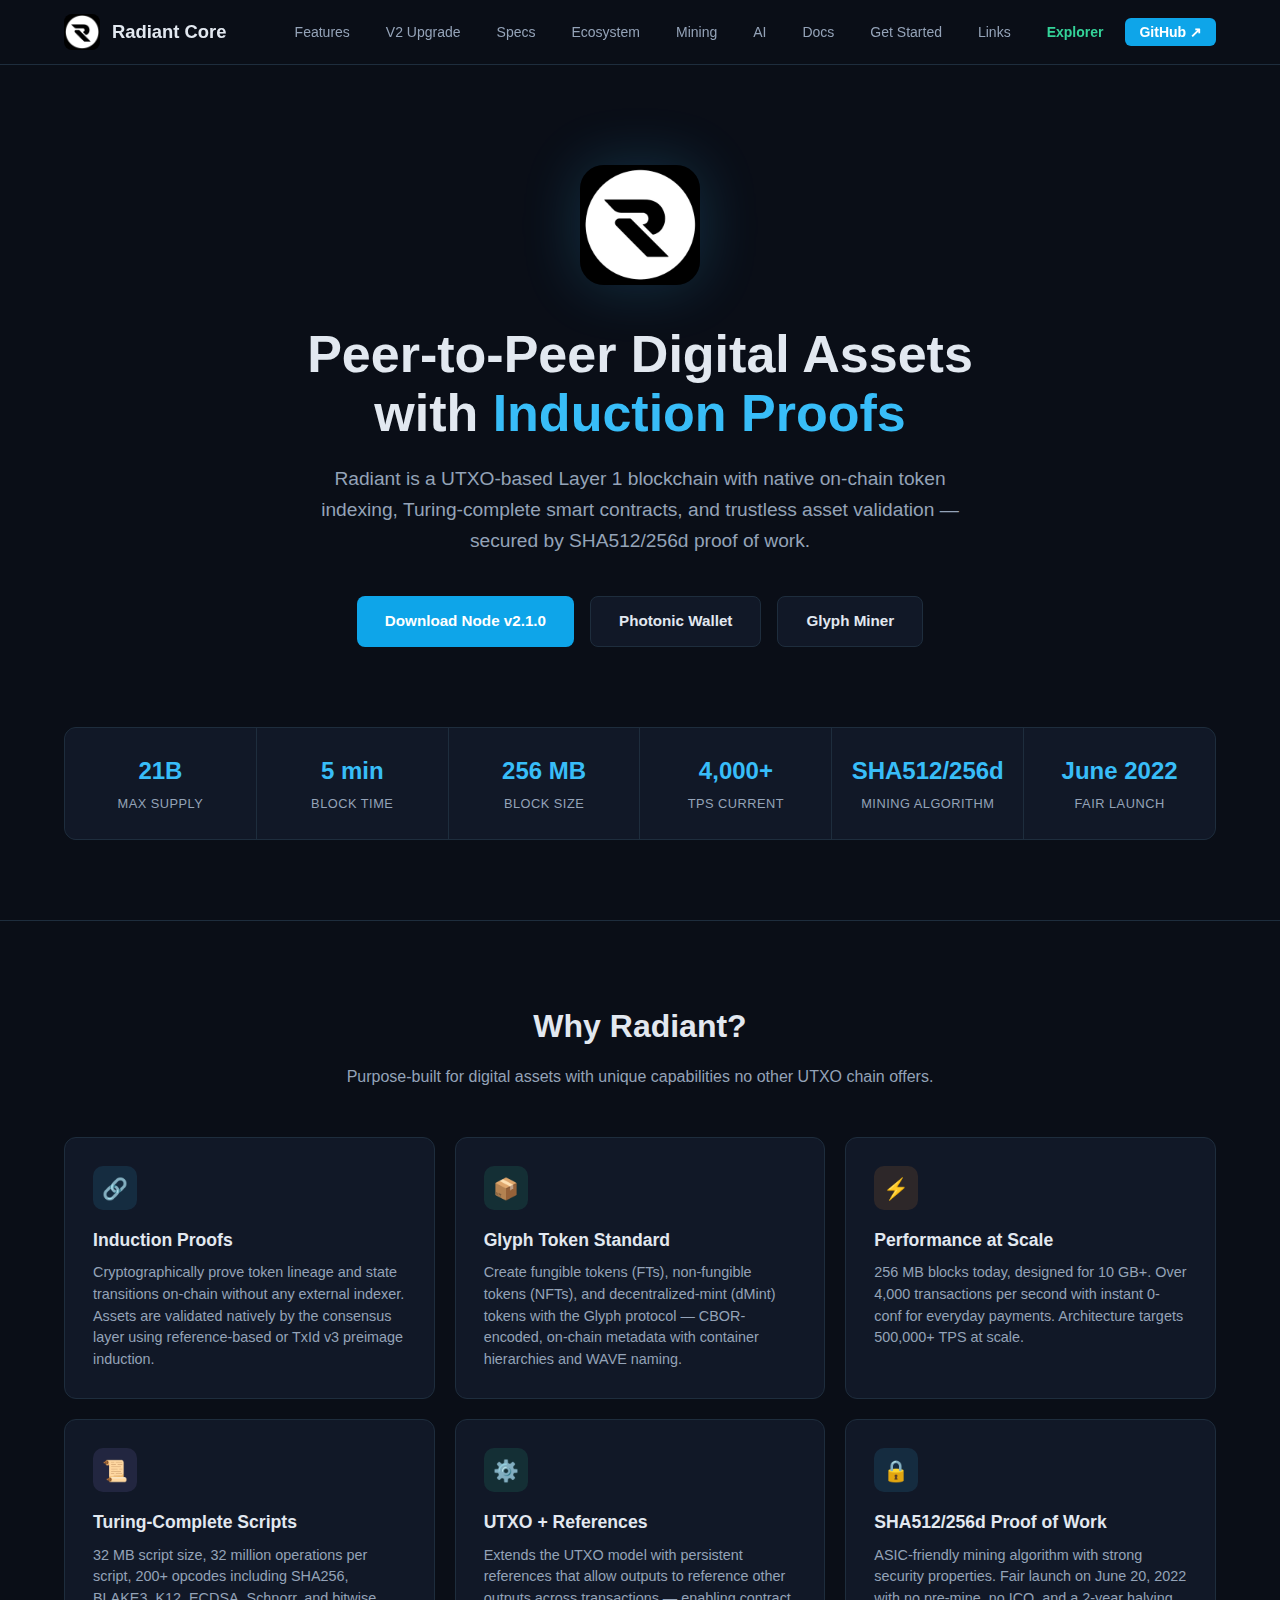
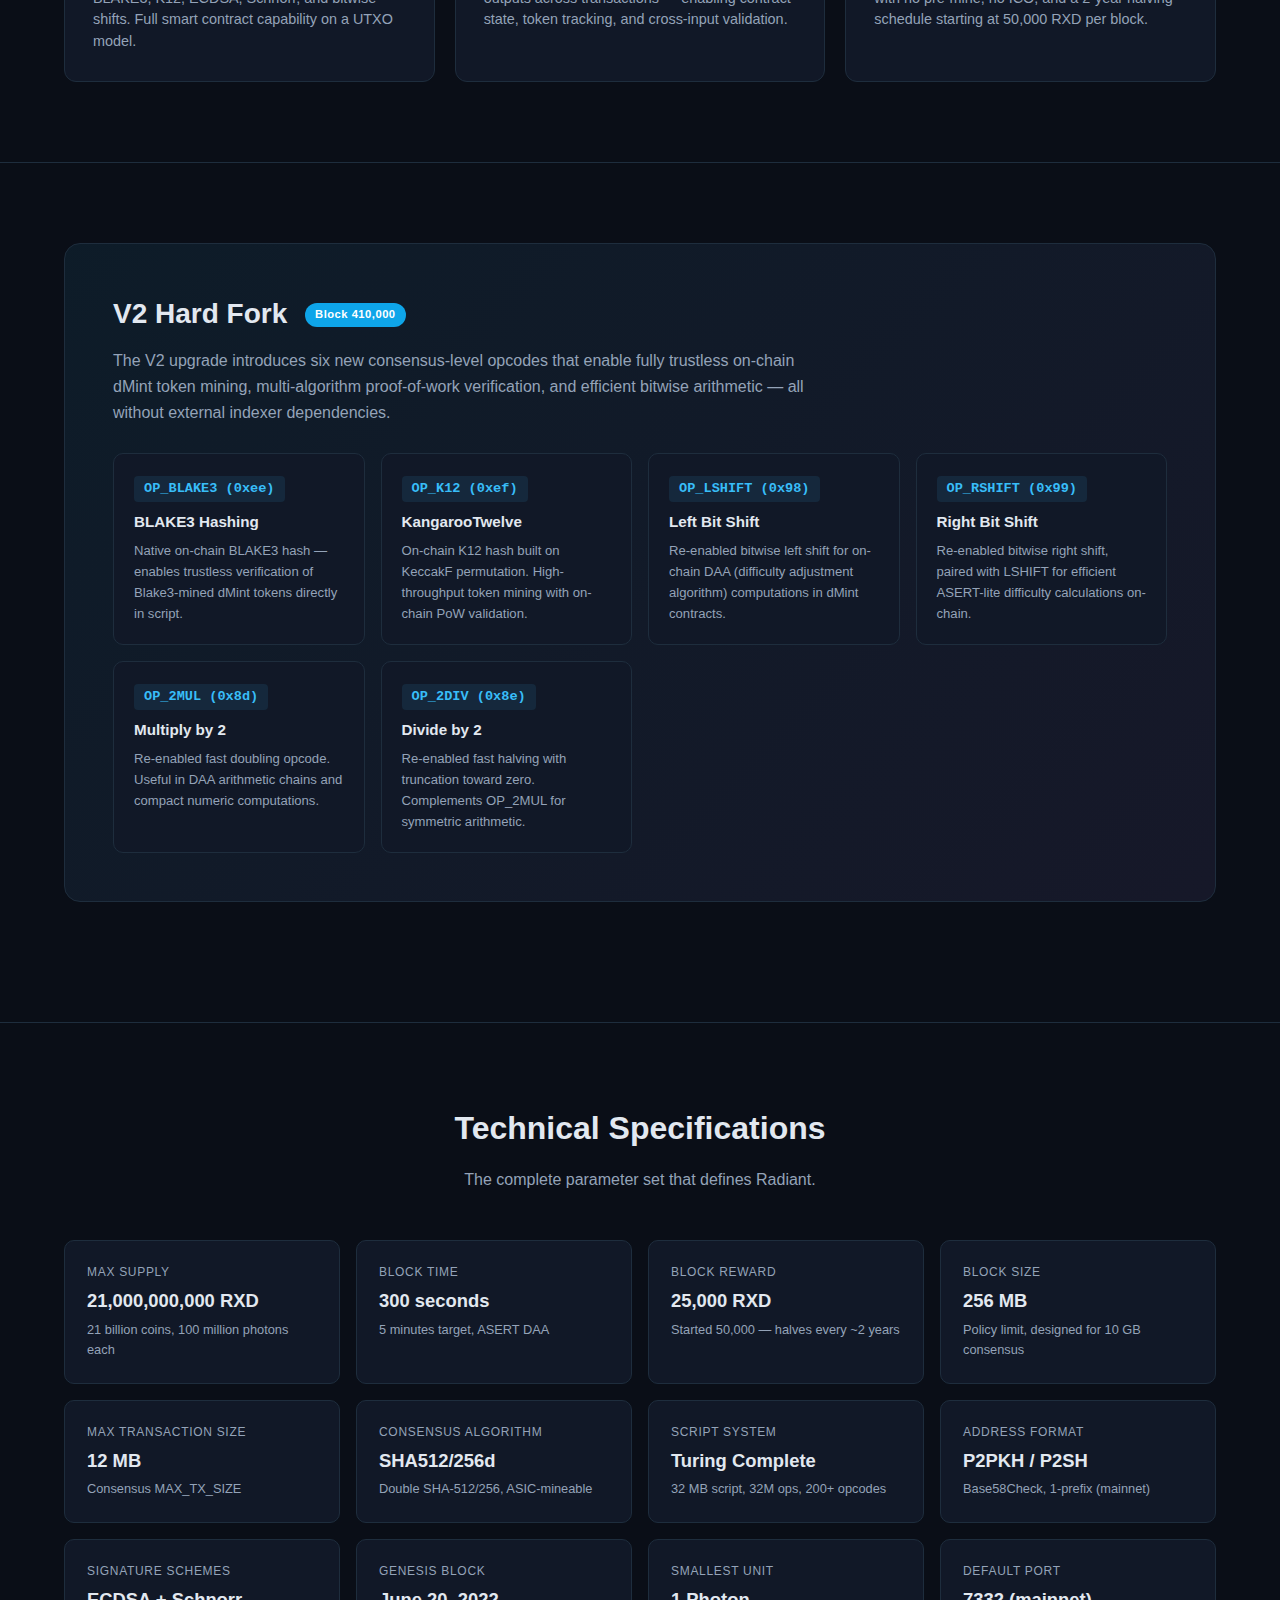
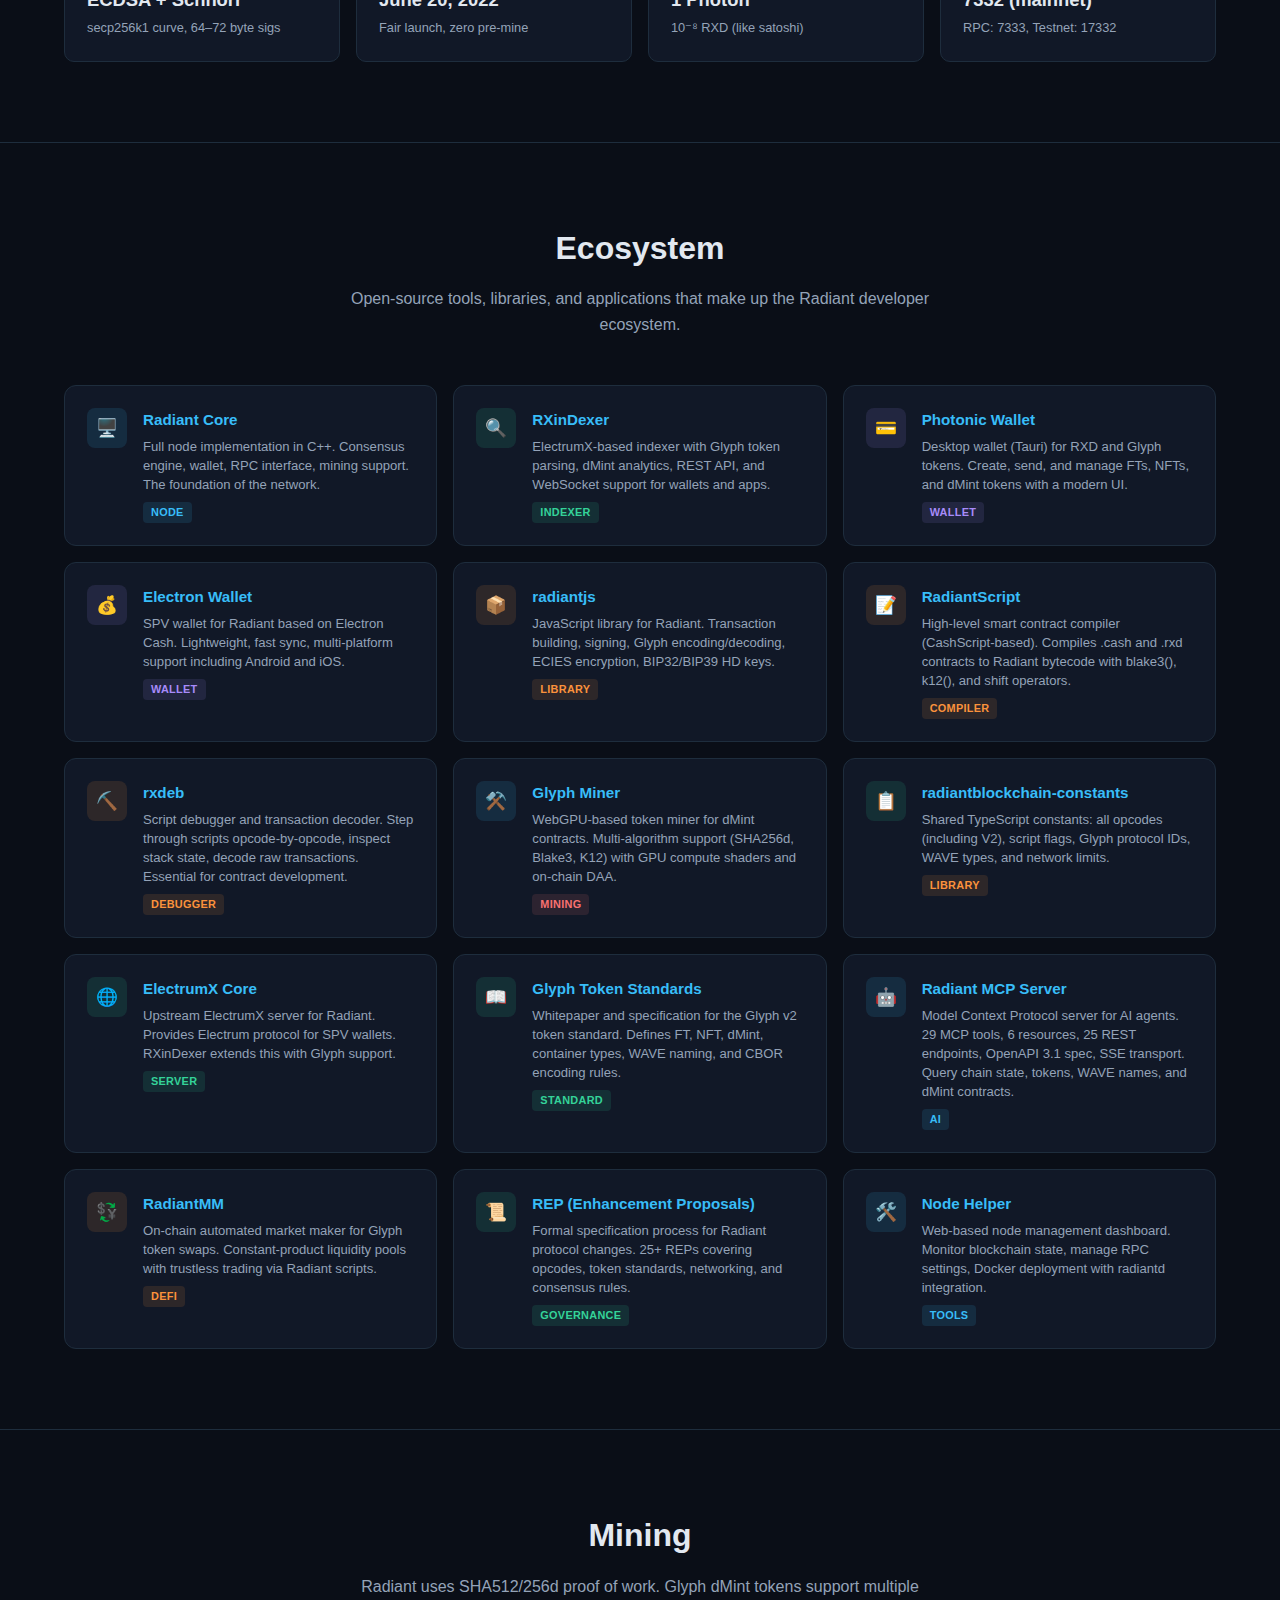
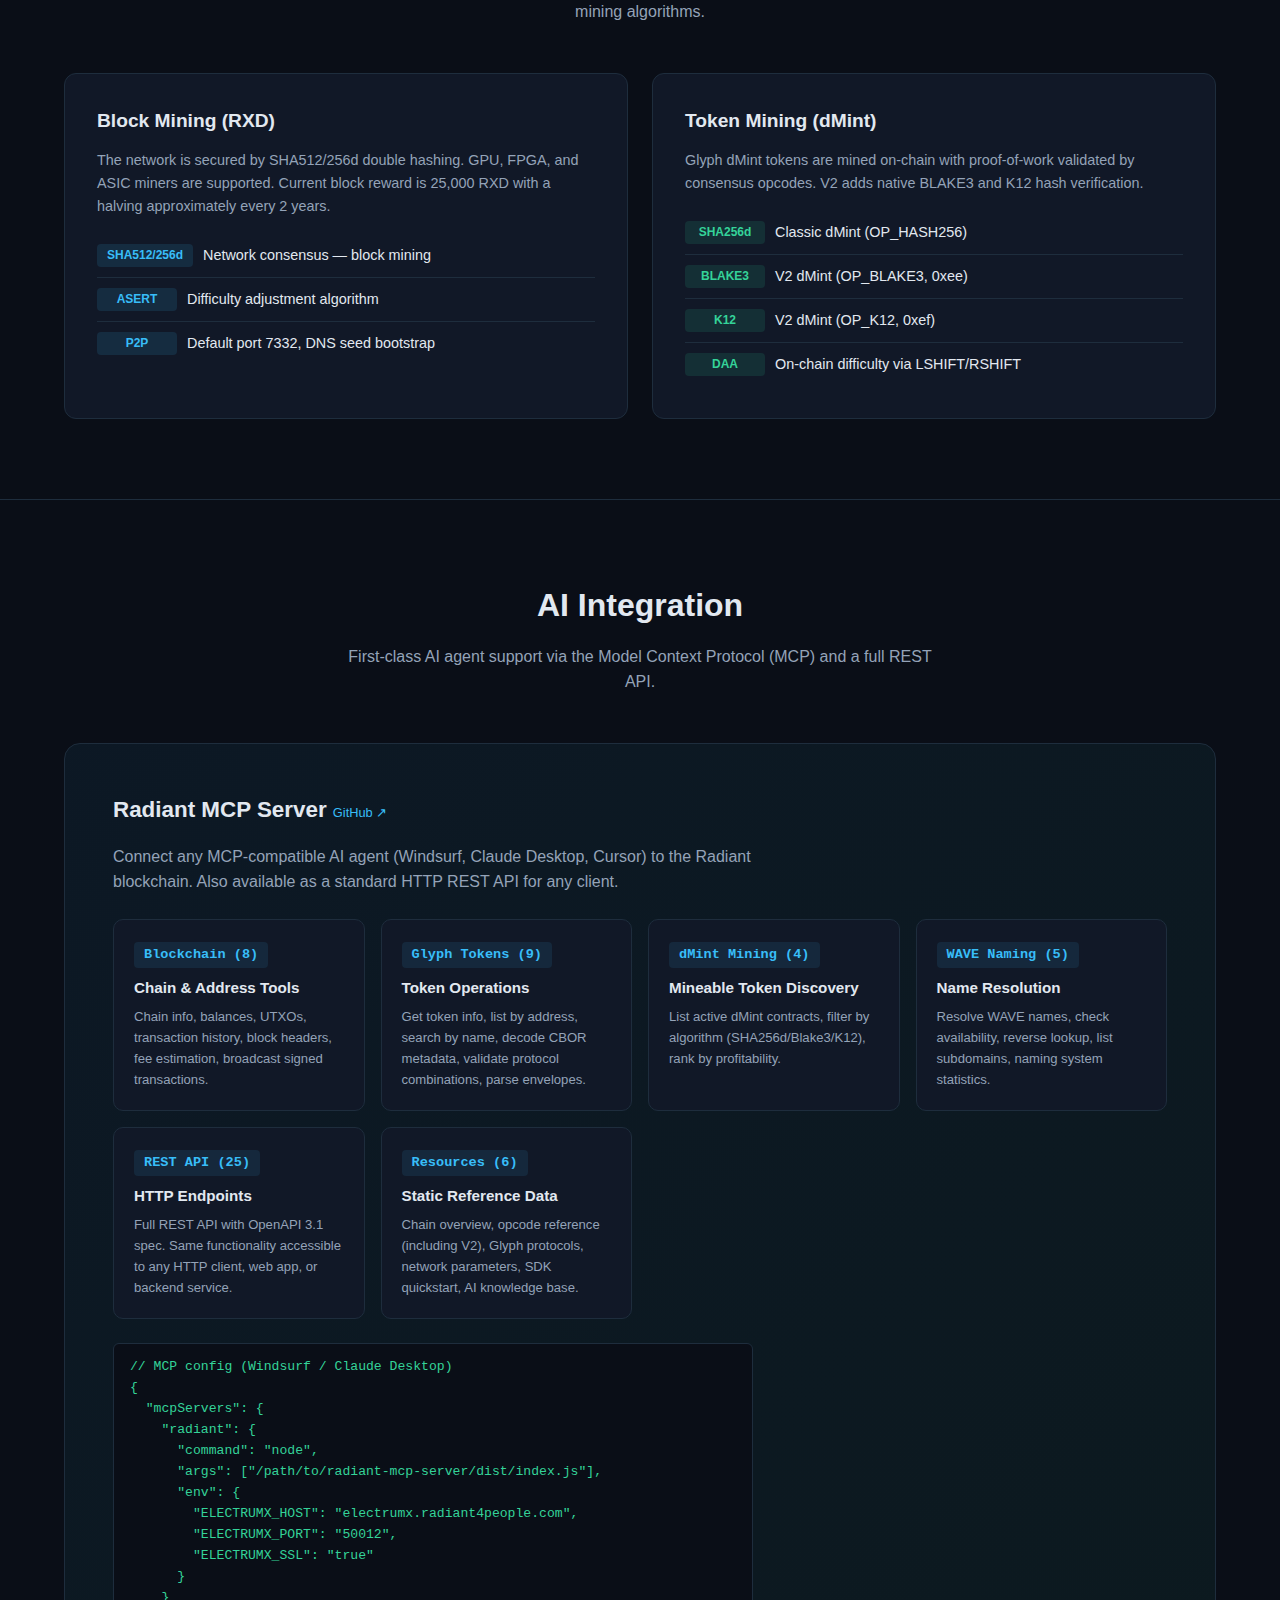
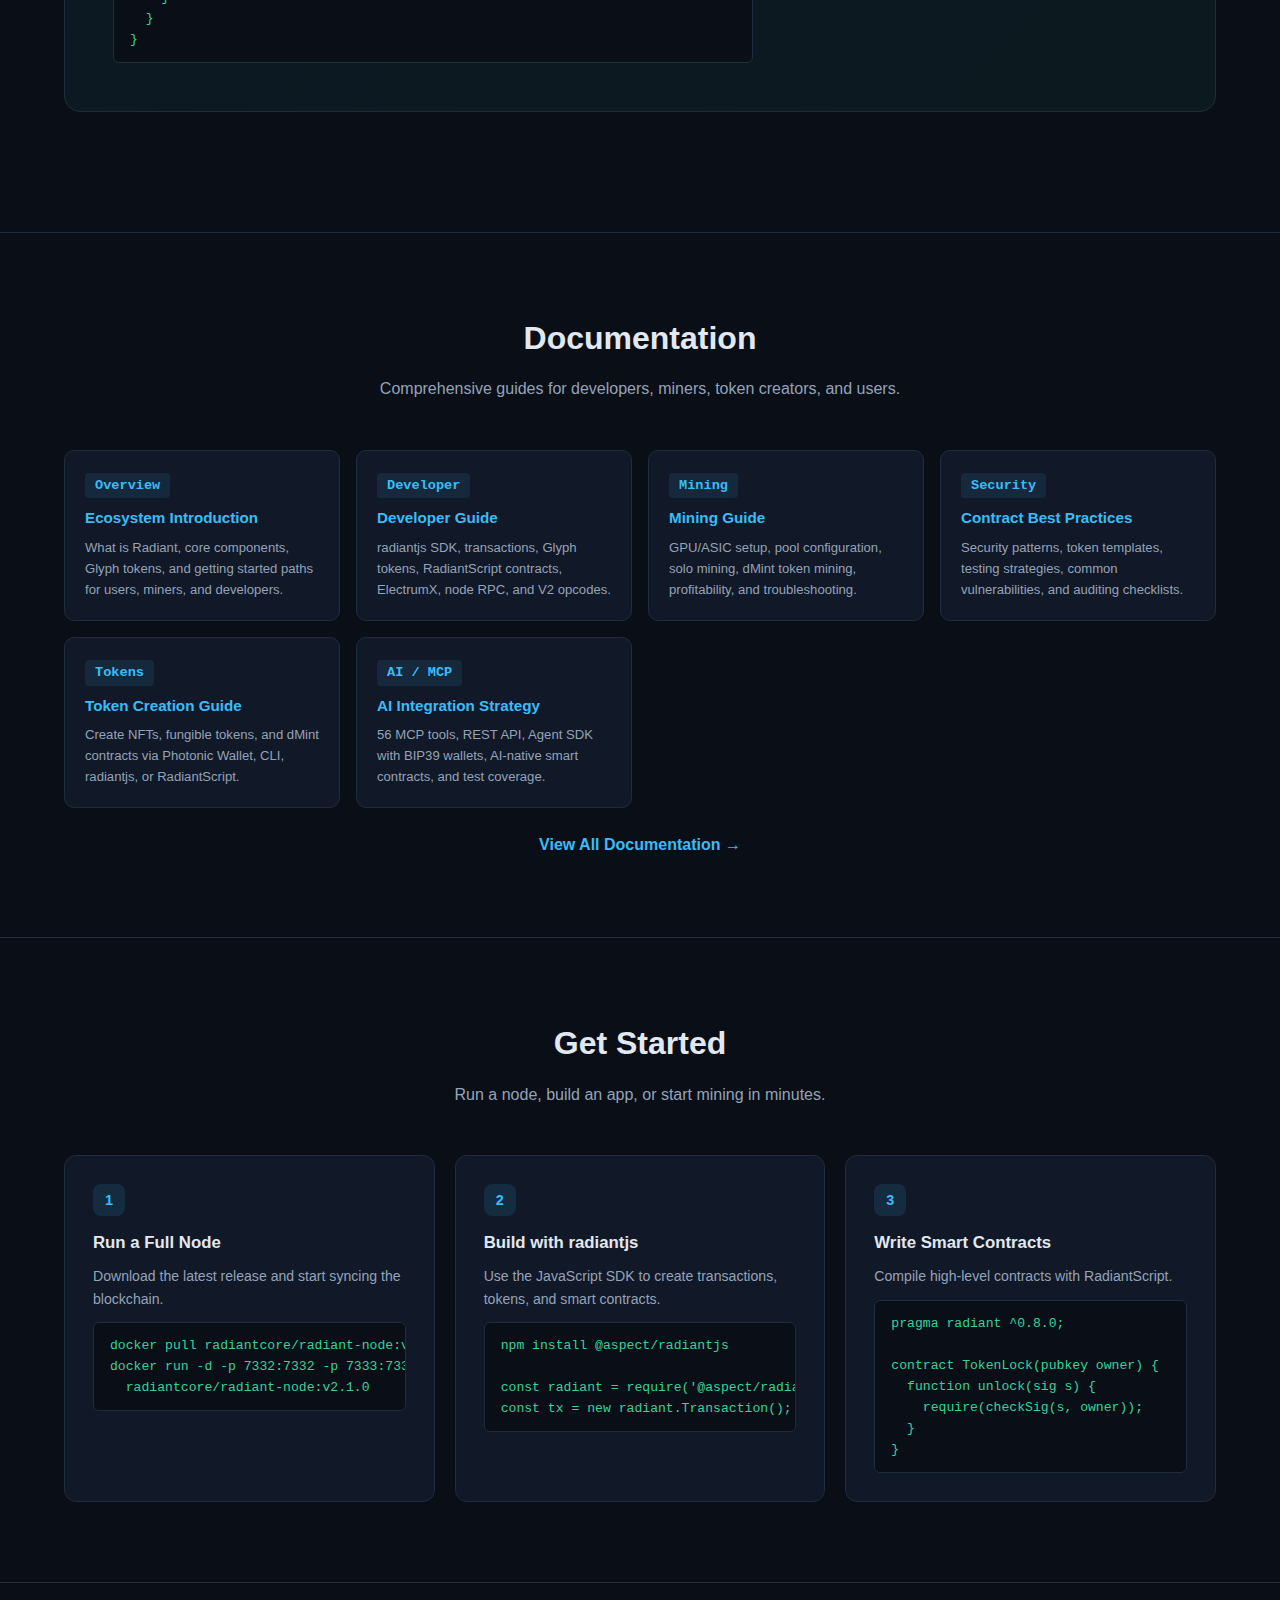
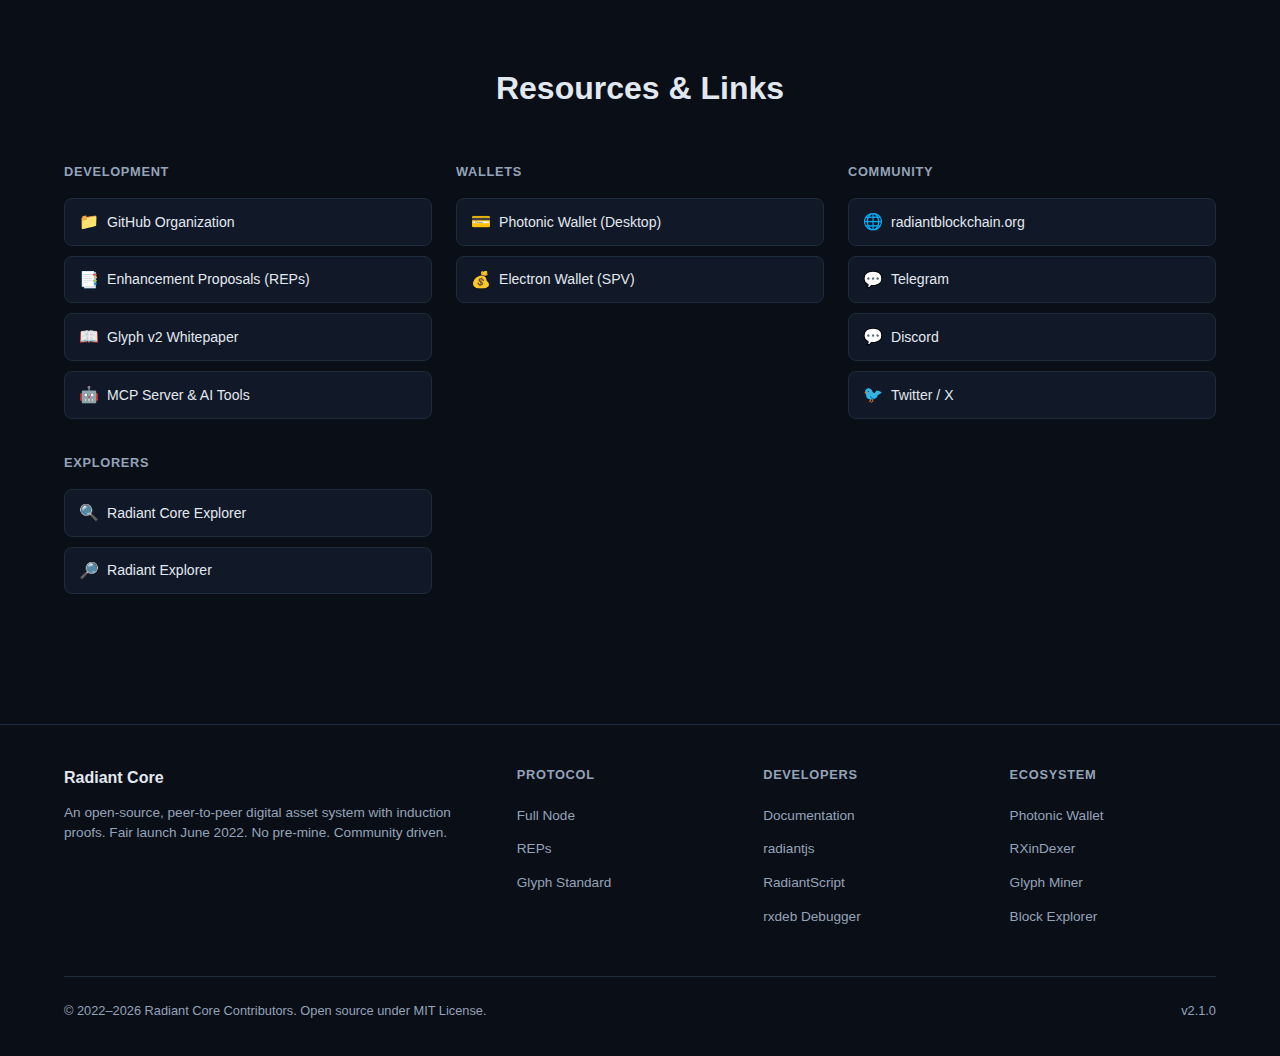
<file: index.html>
<!DOCTYPE html>
<html lang="en">
<head>
    <meta charset="UTF-8">
    <meta name="viewport" content="width=device-width, initial-scale=1.0">
    <title>Radiant Core — Layer 1 Blockchain with Induction Proofs</title>
    <meta name="description" content="Radiant is a peer-to-peer digital asset system with induction proofs, native on-chain token indexing, and Turing-complete smart contracts. Fair launch, no pre-mine, SHA512/256d PoW.">
    <link rel="icon" type="image/x-icon" href="favicon.ico">
    <link rel="icon" type="image/png" sizes="32x32" href="favicon-32.png">
    <link rel="icon" type="image/png" sizes="192x192" href="favicon-192.png">
    <link rel="apple-touch-icon" sizes="180x180" href="apple-touch-icon.png">
    <style>
        :root {
            --bg: #0a0e17;
            --surface: #111827;
            --surface-hover: #1a2332;
            --border: #1e2d3d;
            --border-light: #2a3a4d;
            --text: #e2e8f0;
            --text-muted: #94a3b8;
            --accent: #38bdf8;
            --accent-dim: #0ea5e9;
            --accent-glow: rgba(56, 189, 248, 0.15);
            --green: #34d399;
            --orange: #fb923c;
            --purple: #a78bfa;
            --red: #f87171;
        }

        * { margin: 0; padding: 0; box-sizing: border-box; }

        html { scroll-behavior: smooth; }

        body {
            font-family: -apple-system, BlinkMacSystemFont, "Segoe UI", Roboto, "Inter", Helvetica, Arial, sans-serif;
            background-color: var(--bg);
            color: var(--text);
            line-height: 1.6;
        }

        a { color: var(--accent); text-decoration: none; transition: color 0.2s; }
        a:hover { color: #7dd3fc; }

        .container { max-width: 1200px; margin: 0 auto; padding: 0 24px; }

        /* ── NAV ── */
        .navbar {
            position: sticky;
            top: 0;
            z-index: 100;
            background: rgba(10, 14, 23, 0.85);
            -webkit-backdrop-filter: blur(12px);
            backdrop-filter: blur(12px);
            border-bottom: 1px solid var(--border);
        }
        .navbar .container {
            display: flex;
            align-items: center;
            justify-content: space-between;
            height: 64px;
        }
        .nav-brand {
            display: flex;
            align-items: center;
            gap: 12px;
            font-weight: 700;
            font-size: 1.15rem;
            color: var(--text);
        }
        .nav-brand img { height: 36px; width: 36px; border-radius: 8px; }
        .nav-links { display: flex; gap: 8px; list-style: none; flex-wrap: wrap; }
        .nav-links a {
            padding: 6px 14px;
            border-radius: 6px;
            font-size: 0.875rem;
            font-weight: 500;
            color: var(--text-muted);
            transition: all 0.2s;
        }
        .nav-links a:hover { color: var(--text); background: var(--surface); }
        .nav-cta {
            background: var(--accent-dim) !important;
            color: #fff !important;
            font-weight: 600 !important;
        }
        .nav-cta:hover { background: var(--accent) !important; }

        .hamburger { display: none; background: none; border: none; color: var(--text); font-size: 1.5rem; cursor: pointer; }

        /* ── HERO ── */
        .hero {
            padding: 100px 0 80px;
            text-align: center;
        }
        .hero-logo {
            width: 120px;
            height: 120px;
            border-radius: 24px;
            margin-bottom: 32px;
            box-shadow: 0 0 60px rgba(56, 189, 248, 0.2);
        }
        .hero h1 {
            font-size: clamp(2rem, 5vw, 3.25rem);
            font-weight: 800;
            line-height: 1.15;
            margin-bottom: 20px;
        }
        .hero h1 .accent { color: var(--accent); }
        .hero .subtitle {
            font-size: 1.2rem;
            color: var(--text-muted);
            max-width: 680px;
            margin: 0 auto 40px;
        }
        .hero-buttons { display: flex; gap: 16px; justify-content: center; flex-wrap: wrap; }
        .btn {
            display: inline-flex;
            align-items: center;
            gap: 8px;
            padding: 12px 28px;
            border-radius: 8px;
            font-weight: 600;
            font-size: 0.95rem;
            transition: all 0.2s;
            border: none;
            cursor: pointer;
        }
        .btn-primary { background: var(--accent-dim); color: #fff; }
        .btn-primary:hover { background: var(--accent); color: #fff; }
        .btn-secondary { background: var(--surface); color: var(--text); border: 1px solid var(--border); }
        .btn-secondary:hover { background: var(--surface-hover); border-color: var(--border-light); color: var(--text); }

        /* ── STATS BAR ── */
        .stats-bar {
            display: grid;
            grid-template-columns: repeat(auto-fit, minmax(160px, 1fr));
            gap: 1px;
            background: var(--border);
            border: 1px solid var(--border);
            border-radius: 12px;
            overflow: hidden;
            margin-bottom: 80px;
        }
        .stat {
            background: var(--surface);
            padding: 24px 16px;
            text-align: center;
        }
        .stat-value {
            font-size: 1.5rem;
            font-weight: 700;
            color: var(--accent);
        }
        .stat-label {
            font-size: 0.8rem;
            color: var(--text-muted);
            margin-top: 4px;
            text-transform: uppercase;
            letter-spacing: 0.5px;
        }

        /* ── SECTIONS ── */
        section { padding: 80px 0; }
        .section-header {
            text-align: center;
            margin-bottom: 48px;
        }
        .section-header h2 {
            font-size: 2rem;
            font-weight: 700;
            margin-bottom: 12px;
        }
        .section-header p {
            color: var(--text-muted);
            max-width: 600px;
            margin: 0 auto;
        }
        .section-divider {
            border: none;
            border-top: 1px solid var(--border);
            margin: 0;
        }

        /* ── FEATURE CARDS ── */
        .features-grid {
            display: grid;
            grid-template-columns: repeat(auto-fit, minmax(280px, 1fr));
            gap: 20px;
        }
        .feature-card {
            background: var(--surface);
            border: 1px solid var(--border);
            border-radius: 12px;
            padding: 28px;
            transition: all 0.3s;
        }
        .feature-card:hover {
            border-color: var(--border-light);
            transform: translateY(-2px);
            box-shadow: 0 8px 30px rgba(0,0,0,0.3);
        }
        .feature-icon {
            width: 44px;
            height: 44px;
            border-radius: 10px;
            display: flex;
            align-items: center;
            justify-content: center;
            font-size: 1.3rem;
            margin-bottom: 16px;
        }
        .icon-blue { background: rgba(56,189,248,0.12); color: var(--accent); }
        .icon-green { background: rgba(52,211,153,0.12); color: var(--green); }
        .icon-orange { background: rgba(251,146,60,0.12); color: var(--orange); }
        .icon-purple { background: rgba(167,139,250,0.12); color: var(--purple); }
        .feature-card h3 { font-size: 1.1rem; margin-bottom: 8px; }
        .feature-card p { color: var(--text-muted); font-size: 0.9rem; line-height: 1.5; }

        /* ── V2 UPGRADE ── */
        .v2-banner {
            background: linear-gradient(135deg, rgba(56,189,248,0.08) 0%, rgba(167,139,250,0.08) 100%);
            border: 1px solid var(--border);
            border-radius: 16px;
            padding: 48px;
            margin-bottom: 40px;
        }
        .v2-banner h2 { font-size: 1.75rem; margin-bottom: 12px; }
        .v2-banner h2 .badge {
            display: inline-block;
            background: var(--accent-dim);
            color: #fff;
            font-size: 0.7rem;
            padding: 3px 10px;
            border-radius: 20px;
            vertical-align: middle;
            margin-left: 10px;
            font-weight: 600;
            letter-spacing: 0.5px;
        }
        .v2-banner > p { color: var(--text-muted); margin-bottom: 28px; max-width: 700px; }
        .opcode-grid {
            display: grid;
            grid-template-columns: repeat(auto-fit, minmax(220px, 1fr));
            gap: 16px;
        }
        .opcode-card {
            background: var(--surface);
            border: 1px solid var(--border);
            border-radius: 10px;
            padding: 20px;
        }
        .opcode-card code {
            display: inline-block;
            background: rgba(56,189,248,0.1);
            color: var(--accent);
            padding: 2px 10px;
            border-radius: 4px;
            font-size: 0.85rem;
            font-weight: 600;
            margin-bottom: 8px;
        }
        .opcode-card h4 { font-size: 0.95rem; margin-bottom: 6px; }
        .opcode-card p { color: var(--text-muted); font-size: 0.82rem; }

        /* ── SPECS TABLE ── */
        .specs-grid {
            display: grid;
            grid-template-columns: repeat(auto-fit, minmax(240px, 1fr));
            gap: 16px;
        }
        .spec-item {
            background: var(--surface);
            border: 1px solid var(--border);
            border-radius: 10px;
            padding: 22px;
        }
        .spec-item .label {
            font-size: 0.75rem;
            text-transform: uppercase;
            letter-spacing: 0.7px;
            color: var(--text-muted);
            margin-bottom: 4px;
        }
        .spec-item .value {
            font-size: 1.15rem;
            font-weight: 600;
        }
        .spec-item .note {
            font-size: 0.8rem;
            color: var(--text-muted);
            margin-top: 4px;
        }

        /* ── ECOSYSTEM ── */
        .ecosystem-grid {
            display: grid;
            grid-template-columns: repeat(auto-fit, minmax(320px, 1fr));
            gap: 16px;
        }
        .eco-card {
            display: flex;
            align-items: flex-start;
            gap: 16px;
            background: var(--surface);
            border: 1px solid var(--border);
            border-radius: 12px;
            padding: 22px;
            transition: all 0.2s;
        }
        .eco-card:hover {
            border-color: var(--border-light);
            background: var(--surface-hover);
        }
        .eco-icon {
            flex-shrink: 0;
            width: 40px;
            height: 40px;
            border-radius: 8px;
            display: flex;
            align-items: center;
            justify-content: center;
            font-size: 1.1rem;
        }
        .eco-card h4 { font-size: 0.95rem; margin-bottom: 4px; }
        .eco-card p { color: var(--text-muted); font-size: 0.82rem; line-height: 1.45; }
        .eco-tag {
            display: inline-block;
            font-size: 0.68rem;
            padding: 2px 8px;
            border-radius: 4px;
            font-weight: 600;
            margin-top: 8px;
            text-transform: uppercase;
            letter-spacing: 0.3px;
        }
        .tag-node { background: rgba(56,189,248,0.12); color: var(--accent); }
        .tag-indexer { background: rgba(52,211,153,0.12); color: var(--green); }
        .tag-wallet { background: rgba(167,139,250,0.12); color: var(--purple); }
        .tag-dev { background: rgba(251,146,60,0.12); color: var(--orange); }
        .tag-mining { background: rgba(248,113,113,0.12); color: var(--red); }
        .tag-ai { background: rgba(56,189,248,0.12); color: var(--accent); }
        .tag-standard { background: rgba(52,211,153,0.12); color: var(--green); }

        /* ── GETTING STARTED ── */
        .getting-started-grid {
            display: grid;
            grid-template-columns: repeat(auto-fit, minmax(300px, 1fr));
            gap: 20px;
        }
        .step-card {
            background: var(--surface);
            border: 1px solid var(--border);
            border-radius: 12px;
            padding: 28px;
        }
        .step-number {
            display: inline-flex;
            align-items: center;
            justify-content: center;
            width: 32px;
            height: 32px;
            border-radius: 8px;
            background: rgba(56,189,248,0.12);
            color: var(--accent);
            font-weight: 700;
            font-size: 0.9rem;
            margin-bottom: 14px;
        }
        .step-card h3 { font-size: 1.05rem; margin-bottom: 8px; }
        .step-card p { color: var(--text-muted); font-size: 0.88rem; margin-bottom: 12px; }
        .code-block {
            background: var(--bg);
            border: 1px solid var(--border);
            border-radius: 6px;
            padding: 12px 16px;
            font-family: "SF Mono", "Fira Code", "JetBrains Mono", monospace;
            font-size: 0.82rem;
            color: var(--green);
            overflow-x: auto;
            white-space: pre;
        }

        /* ── MINING ── */
        .mining-info {
            display: grid;
            grid-template-columns: 1fr 1fr;
            gap: 24px;
        }
        .mining-main {
            background: var(--surface);
            border: 1px solid var(--border);
            border-radius: 12px;
            padding: 32px;
        }
        .mining-main h3 { font-size: 1.2rem; margin-bottom: 12px; }
        .mining-main p { color: var(--text-muted); font-size: 0.9rem; margin-bottom: 16px; }
        .algo-list { list-style: none; }
        .algo-list li {
            display: flex;
            align-items: center;
            gap: 10px;
            padding: 10px 0;
            border-bottom: 1px solid var(--border);
            font-size: 0.9rem;
        }
        .algo-list li:last-child { border-bottom: none; }
        .algo-badge {
            display: inline-block;
            padding: 2px 10px;
            border-radius: 4px;
            font-size: 0.75rem;
            font-weight: 600;
            min-width: 80px;
            text-align: center;
        }
        .algo-pow { background: rgba(56,189,248,0.12); color: var(--accent); }
        .algo-token { background: rgba(52,211,153,0.12); color: var(--green); }

        /* ── AI SECTION ── */
        .ai-banner {
            background: linear-gradient(135deg, rgba(56,189,248,0.06) 0%, rgba(52,211,153,0.06) 100%);
            border: 1px solid var(--border);
            border-radius: 16px;
            padding: 48px;
            margin-bottom: 40px;
        }
        .ai-banner-title { font-size: 1.4rem; margin-bottom: 16px; }
        .ai-banner-title a { font-size: 0.8rem; font-weight: 400; }
        .ai-banner-desc { color: var(--text-muted); margin-bottom: 24px; max-width: 700px; }
        .ai-config { margin-top: 24px; }
        .ai-config .code-block { max-width: 640px; }

        /* ── LINKS / RESOURCES ── */
        .links-columns {
            display: grid;
            grid-template-columns: repeat(auto-fit, minmax(280px, 1fr));
            gap: 24px;
        }
        .link-group h3 {
            font-size: 1rem;
            margin-bottom: 16px;
            color: var(--text-muted);
            text-transform: uppercase;
            letter-spacing: 0.7px;
            font-size: 0.8rem;
        }
        .link-list { list-style: none; }
        .link-list li { margin-bottom: 10px; }
        .link-list a {
            display: flex;
            align-items: center;
            gap: 8px;
            padding: 10px 14px;
            background: var(--surface);
            border: 1px solid var(--border);
            border-radius: 8px;
            font-size: 0.88rem;
            color: var(--text);
            transition: all 0.2s;
        }
        .link-list a:hover {
            border-color: var(--accent);
            background: var(--surface-hover);
            color: var(--accent);
        }
        .link-list .link-icon { font-size: 1rem; flex-shrink: 0; }

        /* ── FOOTER ── */
        footer {
            border-top: 1px solid var(--border);
            padding: 40px 0;
            margin-top: 40px;
        }
        .footer-grid {
            display: grid;
            grid-template-columns: 2fr 1fr 1fr 1fr;
            gap: 40px;
            margin-bottom: 40px;
        }
        .footer-brand p { color: var(--text-muted); font-size: 0.85rem; margin-top: 12px; line-height: 1.5; }
        .footer-col h4 {
            font-size: 0.8rem;
            text-transform: uppercase;
            letter-spacing: 0.7px;
            color: var(--text-muted);
            margin-bottom: 16px;
        }
        .footer-col ul { list-style: none; }
        .footer-col li { margin-bottom: 8px; }
        .footer-col a { color: var(--text-muted); font-size: 0.85rem; }
        .footer-col a:hover { color: var(--accent); }
        .footer-bottom {
            border-top: 1px solid var(--border);
            padding-top: 24px;
            display: flex;
            justify-content: space-between;
            align-items: center;
            font-size: 0.8rem;
            color: var(--text-muted);
            flex-wrap: wrap;
            gap: 12px;
        }

        /* ── RESPONSIVE ── */
        @media (max-width: 768px) {
            .nav-links { display: none; }
            .nav-links.open {
                display: flex;
                flex-direction: column;
                position: absolute;
                top: 64px;
                left: 0;
                right: 0;
                background: var(--surface);
                border-bottom: 1px solid var(--border);
                padding: 16px 24px;
                gap: 4px;
            }
            .hamburger { display: block; }
            .hero { padding: 60px 0 40px; }
            .hero h1 { font-size: 1.75rem; }
            .v2-banner { padding: 28px; }
            .mining-info { grid-template-columns: 1fr; }
            .footer-grid { grid-template-columns: 1fr 1fr; gap: 24px; }
            .opcode-grid { grid-template-columns: 1fr 1fr; }
        }
        @media (max-width: 480px) {
            .footer-grid { grid-template-columns: 1fr; }
            .opcode-grid { grid-template-columns: 1fr; }
        }
    </style>
</head>
<body>

<!-- ── NAVBAR ── -->
<nav class="navbar">
    <div class="container">
        <a href="#" class="nav-brand">
            <img src="radiant-logo-darkmode.jpg" alt="Radiant">
            Radiant Core
        </a>
        <button class="hamburger" onclick="document.querySelector('.nav-links').classList.toggle('open')" aria-label="Menu">&#9776;</button>
        <ul class="nav-links">
            <li><a href="#features">Features</a></li>
            <li><a href="#v2-upgrade">V2 Upgrade</a></li>
            <li><a href="#specs">Specs</a></li>
            <li><a href="#ecosystem">Ecosystem</a></li>
            <li><a href="#mining">Mining</a></li>
            <li><a href="#ai">AI</a></li>
            <li><a href="docs/">Docs</a></li>
            <li><a href="#get-started">Get Started</a></li>
            <li><a href="#links">Links</a></li>
            <li><a href="explorer/" style="color:var(--green);font-weight:600;">Explorer</a></li>
            <li><a href="https://github.com/Radiant-Core" class="nav-cta">GitHub ↗</a></li>
        </ul>
    </div>
</nav>

<!-- ── HERO ── -->
<section class="hero">
    <div class="container">
        <img src="radiant-logo-darkmode.jpg" alt="Radiant Core" class="hero-logo">
        <h1>Peer-to-Peer Digital Assets<br>with <span class="accent">Induction Proofs</span></h1>
        <p class="subtitle">Radiant is a UTXO-based Layer 1 blockchain with native on-chain token indexing, Turing-complete smart contracts, and trustless asset validation — secured by SHA512/256d proof of work.</p>
        <div class="hero-buttons">
            <a href="https://github.com/Radiant-Core/Radiant-Core/releases" class="btn btn-primary">Download Node v2.1.0</a>
            <a href="https://github.com/Radiant-Core/Photonic-Wallet" class="btn btn-secondary">Photonic Wallet</a>
            <a href="https://github.com/Radiant-Core/Glyph-miner" class="btn btn-secondary">Glyph Miner</a>
        </div>
    </div>
</section>

<!-- ── STATS BAR ── -->
<div class="container">
    <div class="stats-bar">
        <div class="stat">
            <div class="stat-value">21B</div>
            <div class="stat-label">Max Supply</div>
        </div>
        <div class="stat">
            <div class="stat-value">5 min</div>
            <div class="stat-label">Block Time</div>
        </div>
        <div class="stat">
            <div class="stat-value">256 MB</div>
            <div class="stat-label">Block Size</div>
        </div>
        <div class="stat">
            <div class="stat-value">4,000+</div>
            <div class="stat-label">TPS Current</div>
        </div>
        <div class="stat">
            <div class="stat-value">SHA512/256d</div>
            <div class="stat-label">Mining Algorithm</div>
        </div>
        <div class="stat">
            <div class="stat-value">June 2022</div>
            <div class="stat-label">Fair Launch</div>
        </div>
    </div>
</div>

<!-- ── FEATURES ── -->
<hr class="section-divider">
<section id="features">
    <div class="container">
        <div class="section-header">
            <h2>Why Radiant?</h2>
            <p>Purpose-built for digital assets with unique capabilities no other UTXO chain offers.</p>
        </div>
        <div class="features-grid">
            <div class="feature-card">
                <div class="feature-icon icon-blue">&#x1f517;</div>
                <h3>Induction Proofs</h3>
                <p>Cryptographically prove token lineage and state transitions on-chain without any external indexer. Assets are validated natively by the consensus layer using reference-based or TxId v3 preimage induction.</p>
            </div>
            <div class="feature-card">
                <div class="feature-icon icon-green">&#x1f4e6;</div>
                <h3>Glyph Token Standard</h3>
                <p>Create fungible tokens (FTs), non-fungible tokens (NFTs), and decentralized-mint (dMint) tokens with the Glyph protocol — CBOR-encoded, on-chain metadata with container hierarchies and WAVE naming.</p>
            </div>
            <div class="feature-card">
                <div class="feature-icon icon-orange">&#x26a1;</div>
                <h3>Performance at Scale</h3>
                <p>256 MB blocks today, designed for 10 GB+. Over 4,000 transactions per second with instant 0-conf for everyday payments. Architecture targets 500,000+ TPS at scale.</p>
            </div>
            <div class="feature-card">
                <div class="feature-icon icon-purple">&#x1f4dc;</div>
                <h3>Turing-Complete Scripts</h3>
                <p>32 MB script size, 32 million operations per script, 200+ opcodes including SHA256, BLAKE3, K12, ECDSA, Schnorr, and bitwise shifts. Full smart contract capability on a UTXO model.</p>
            </div>
            <div class="feature-card">
                <div class="feature-icon icon-green">&#x2699;&#xfe0f;</div>
                <h3>UTXO + References</h3>
                <p>Extends the UTXO model with persistent references that allow outputs to reference other outputs across transactions — enabling contract state, token tracking, and cross-input validation.</p>
            </div>
            <div class="feature-card">
                <div class="feature-icon icon-blue">&#x1f512;</div>
                <h3>SHA512/256d Proof of Work</h3>
                <p>ASIC-friendly mining algorithm with strong security properties. Fair launch on June 20, 2022 with no pre-mine, no ICO, and a 2-year halving schedule starting at 50,000 RXD per block.</p>
            </div>
        </div>
    </div>
</section>

<!-- ── V2 HARD FORK ── -->
<hr class="section-divider">
<section id="v2-upgrade">
    <div class="container">
        <div class="v2-banner">
            <h2>V2 Hard Fork <span class="badge">Block 410,000</span></h2>
            <p>The V2 upgrade introduces six new consensus-level opcodes that enable fully trustless on-chain dMint token mining, multi-algorithm proof-of-work verification, and efficient bitwise arithmetic — all without external indexer dependencies.</p>
            <div class="opcode-grid">
                <div class="opcode-card">
                    <code>OP_BLAKE3 (0xee)</code>
                    <h4>BLAKE3 Hashing</h4>
                    <p>Native on-chain BLAKE3 hash — enables trustless verification of Blake3-mined dMint tokens directly in script.</p>
                </div>
                <div class="opcode-card">
                    <code>OP_K12 (0xef)</code>
                    <h4>KangarooTwelve</h4>
                    <p>On-chain K12 hash built on KeccakF permutation. High-throughput token mining with on-chain PoW validation.</p>
                </div>
                <div class="opcode-card">
                    <code>OP_LSHIFT (0x98)</code>
                    <h4>Left Bit Shift</h4>
                    <p>Re-enabled bitwise left shift for on-chain DAA (difficulty adjustment algorithm) computations in dMint contracts.</p>
                </div>
                <div class="opcode-card">
                    <code>OP_RSHIFT (0x99)</code>
                    <h4>Right Bit Shift</h4>
                    <p>Re-enabled bitwise right shift, paired with LSHIFT for efficient ASERT-lite difficulty calculations on-chain.</p>
                </div>
                <div class="opcode-card">
                    <code>OP_2MUL (0x8d)</code>
                    <h4>Multiply by 2</h4>
                    <p>Re-enabled fast doubling opcode. Useful in DAA arithmetic chains and compact numeric computations.</p>
                </div>
                <div class="opcode-card">
                    <code>OP_2DIV (0x8e)</code>
                    <h4>Divide by 2</h4>
                    <p>Re-enabled fast halving with truncation toward zero. Complements OP_2MUL for symmetric arithmetic.</p>
                </div>
            </div>
        </div>
    </div>
</section>

<!-- ── TECHNICAL SPECS ── -->
<hr class="section-divider">
<section id="specs">
    <div class="container">
        <div class="section-header">
            <h2>Technical Specifications</h2>
            <p>The complete parameter set that defines Radiant.</p>
        </div>
        <div class="specs-grid">
            <div class="spec-item">
                <div class="label">Max Supply</div>
                <div class="value">21,000,000,000 RXD</div>
                <div class="note">21 billion coins, 100 million photons each</div>
            </div>
            <div class="spec-item">
                <div class="label">Block Time</div>
                <div class="value">300 seconds</div>
                <div class="note">5 minutes target, ASERT DAA</div>
            </div>
            <div class="spec-item">
                <div class="label">Block Reward</div>
                <div class="value">25,000 RXD</div>
                <div class="note">Started 50,000 — halves every ~2 years</div>
            </div>
            <div class="spec-item">
                <div class="label">Block Size</div>
                <div class="value">256 MB</div>
                <div class="note">Policy limit, designed for 10 GB consensus</div>
            </div>
            <div class="spec-item">
                <div class="label">Max Transaction Size</div>
                <div class="value">12 MB</div>
                <div class="note">Consensus MAX_TX_SIZE</div>
            </div>
            <div class="spec-item">
                <div class="label">Consensus Algorithm</div>
                <div class="value">SHA512/256d</div>
                <div class="note">Double SHA-512/256, ASIC-mineable</div>
            </div>
            <div class="spec-item">
                <div class="label">Script System</div>
                <div class="value">Turing Complete</div>
                <div class="note">32 MB script, 32M ops, 200+ opcodes</div>
            </div>
            <div class="spec-item">
                <div class="label">Address Format</div>
                <div class="value">P2PKH / P2SH</div>
                <div class="note">Base58Check, 1-prefix (mainnet)</div>
            </div>
            <div class="spec-item">
                <div class="label">Signature Schemes</div>
                <div class="value">ECDSA + Schnorr</div>
                <div class="note">secp256k1 curve, 64–72 byte sigs</div>
            </div>
            <div class="spec-item">
                <div class="label">Genesis Block</div>
                <div class="value">June 20, 2022</div>
                <div class="note">Fair launch, zero pre-mine</div>
            </div>
            <div class="spec-item">
                <div class="label">Smallest Unit</div>
                <div class="value">1 Photon</div>
                <div class="note">10⁻⁸ RXD (like satoshi)</div>
            </div>
            <div class="spec-item">
                <div class="label">Default Port</div>
                <div class="value">7332 (mainnet)</div>
                <div class="note">RPC: 7333, Testnet: 17332</div>
            </div>
        </div>
    </div>
</section>

<!-- ── ECOSYSTEM ── -->
<hr class="section-divider">
<section id="ecosystem">
    <div class="container">
        <div class="section-header">
            <h2>Ecosystem</h2>
            <p>Open-source tools, libraries, and applications that make up the Radiant developer ecosystem.</p>
        </div>
        <div class="ecosystem-grid">
            <a href="https://github.com/Radiant-Core/Radiant-Core" class="eco-card">
                <div class="eco-icon icon-blue">&#x1f5a5;&#xfe0f;</div>
                <div>
                    <h4>Radiant Core</h4>
                    <p>Full node implementation in C++. Consensus engine, wallet, RPC interface, mining support. The foundation of the network.</p>
                    <span class="eco-tag tag-node">Node</span>
                </div>
            </a>
            <a href="https://github.com/Radiant-Core/RXinDexer" class="eco-card">
                <div class="eco-icon icon-green">&#x1f50d;</div>
                <div>
                    <h4>RXinDexer</h4>
                    <p>ElectrumX-based indexer with Glyph token parsing, dMint analytics, REST API, and WebSocket support for wallets and apps.</p>
                    <span class="eco-tag tag-indexer">Indexer</span>
                </div>
            </a>
            <a href="https://github.com/Radiant-Core/Photonic-Wallet" class="eco-card">
                <div class="eco-icon icon-purple">&#x1f4b3;</div>
                <div>
                    <h4>Photonic Wallet</h4>
                    <p>Desktop wallet (Tauri) for RXD and Glyph tokens. Create, send, and manage FTs, NFTs, and dMint tokens with a modern UI.</p>
                    <span class="eco-tag tag-wallet">Wallet</span>
                </div>
            </a>
            <a href="https://github.com/Radiant-Core/Electron-Wallet" class="eco-card">
                <div class="eco-icon icon-purple">&#x1f4b0;</div>
                <div>
                    <h4>Electron Wallet</h4>
                    <p>SPV wallet for Radiant based on Electron Cash. Lightweight, fast sync, multi-platform support including Android and iOS.</p>
                    <span class="eco-tag tag-wallet">Wallet</span>
                </div>
            </a>
            <a href="https://github.com/Radiant-Core/radiantjs" class="eco-card">
                <div class="eco-icon icon-orange">&#x1f4e6;</div>
                <div>
                    <h4>radiantjs</h4>
                    <p>JavaScript library for Radiant. Transaction building, signing, Glyph encoding/decoding, ECIES encryption, BIP32/BIP39 HD keys.</p>
                    <span class="eco-tag tag-dev">Library</span>
                </div>
            </a>
            <a href="https://github.com/Radiant-Core/RadiantScript" class="eco-card">
                <div class="eco-icon icon-orange">&#x1f4dd;</div>
                <div>
                    <h4>RadiantScript</h4>
                    <p>High-level smart contract compiler (CashScript-based). Compiles .cash and .rxd contracts to Radiant bytecode with blake3(), k12(), and shift operators.</p>
                    <span class="eco-tag tag-dev">Compiler</span>
                </div>
            </a>
            <a href="https://github.com/Radiant-Core/rxdeb" class="eco-card">
                <div class="eco-icon icon-orange">&#x26cf;&#xfe0f;</div>
                <div>
                    <h4>rxdeb</h4>
                    <p>Script debugger and transaction decoder. Step through scripts opcode-by-opcode, inspect stack state, decode raw transactions. Essential for contract development.</p>
                    <span class="eco-tag tag-dev">Debugger</span>
                </div>
            </a>
            <a href="https://github.com/Radiant-Core/Glyph-miner" class="eco-card">
                <div class="eco-icon icon-blue">&#x2692;&#xfe0f;</div>
                <div>
                    <h4>Glyph Miner</h4>
                    <p>WebGPU-based token miner for dMint contracts. Multi-algorithm support (SHA256d, Blake3, K12) with GPU compute shaders and on-chain DAA.</p>
                    <span class="eco-tag tag-mining">Mining</span>
                </div>
            </a>
            <a href="https://github.com/Radiant-Core/radiantblockchain-constants" class="eco-card">
                <div class="eco-icon icon-green">&#x1f4cb;</div>
                <div>
                    <h4>radiantblockchain-constants</h4>
                    <p>Shared TypeScript constants: all opcodes (including V2), script flags, Glyph protocol IDs, WAVE types, and network limits.</p>
                    <span class="eco-tag tag-dev">Library</span>
                </div>
            </a>
            <a href="https://github.com/Radiant-Core/ElectrumX" class="eco-card">
                <div class="eco-icon icon-green">&#x1f310;</div>
                <div>
                    <h4>ElectrumX Core</h4>
                    <p>Upstream ElectrumX server for Radiant. Provides Electrum protocol for SPV wallets. RXinDexer extends this with Glyph support.</p>
                    <span class="eco-tag tag-indexer">Server</span>
                </div>
            </a>
            <a href="https://github.com/Radiant-Core/Glyph-Token-Standards" class="eco-card">
                <div class="eco-icon icon-green">&#x1f4d6;</div>
                <div>
                    <h4>Glyph Token Standards</h4>
                    <p>Whitepaper and specification for the Glyph v2 token standard. Defines FT, NFT, dMint, container types, WAVE naming, and CBOR encoding rules.</p>
                    <span class="eco-tag tag-standard">Standard</span>
                </div>
            </a>
            <a href="https://github.com/Radiant-Core/radiant-mcp-server" class="eco-card">
                <div class="eco-icon icon-blue">&#x1f916;</div>
                <div>
                    <h4>Radiant MCP Server</h4>
                    <p>Model Context Protocol server for AI agents. 29 MCP tools, 6 resources, 25 REST endpoints, OpenAPI 3.1 spec, SSE transport. Query chain state, tokens, WAVE names, and dMint contracts.</p>
                    <span class="eco-tag tag-ai">AI</span>
                </div>
            </a>
            <a href="https://github.com/Radiant-Core/RadiantMM" class="eco-card">
                <div class="eco-icon icon-orange">&#x1f4b1;</div>
                <div>
                    <h4>RadiantMM</h4>
                    <p>On-chain automated market maker for Glyph token swaps. Constant-product liquidity pools with trustless trading via Radiant scripts.</p>
                    <span class="eco-tag tag-dev">DeFi</span>
                </div>
            </a>
            <a href="https://github.com/Radiant-Core/REP" class="eco-card">
                <div class="eco-icon icon-green">&#x1f4dc;</div>
                <div>
                    <h4>REP (Enhancement Proposals)</h4>
                    <p>Formal specification process for Radiant protocol changes. 25+ REPs covering opcodes, token standards, networking, and consensus rules.</p>
                    <span class="eco-tag tag-standard">Governance</span>
                </div>
            </a>
            <a href="https://github.com/Radiant-Core/radiant-node-helper" class="eco-card">
                <div class="eco-icon icon-blue">&#x1f6e0;&#xfe0f;</div>
                <div>
                    <h4>Node Helper</h4>
                    <p>Web-based node management dashboard. Monitor blockchain state, manage RPC settings, Docker deployment with radiantd integration.</p>
                    <span class="eco-tag tag-node">Tools</span>
                </div>
            </a>
        </div>
    </div>
</section>

<!-- ── MINING ── -->
<hr class="section-divider">
<section id="mining">
    <div class="container">
        <div class="section-header">
            <h2>Mining</h2>
            <p>Radiant uses SHA512/256d proof of work. Glyph dMint tokens support multiple mining algorithms.</p>
        </div>
        <div class="mining-info">
            <div class="mining-main">
                <h3>Block Mining (RXD)</h3>
                <p>The network is secured by SHA512/256d double hashing. GPU, FPGA, and ASIC miners are supported. Current block reward is 25,000 RXD with a halving approximately every 2 years.</p>
                <ul class="algo-list">
                    <li><span class="algo-badge algo-pow">SHA512/256d</span> Network consensus — block mining</li>
                    <li><span class="algo-badge algo-pow">ASERT</span> Difficulty adjustment algorithm</li>
                    <li><span class="algo-badge algo-pow">P2P</span> Default port 7332, DNS seed bootstrap</li>
                </ul>
            </div>
            <div class="mining-main">
                <h3>Token Mining (dMint)</h3>
                <p>Glyph dMint tokens are mined on-chain with proof-of-work validated by consensus opcodes. V2 adds native BLAKE3 and K12 hash verification.</p>
                <ul class="algo-list">
                    <li><span class="algo-badge algo-token">SHA256d</span> Classic dMint (OP_HASH256)</li>
                    <li><span class="algo-badge algo-token">BLAKE3</span> V2 dMint (OP_BLAKE3, 0xee)</li>
                    <li><span class="algo-badge algo-token">K12</span> V2 dMint (OP_K12, 0xef)</li>
                    <li><span class="algo-badge algo-token">DAA</span> On-chain difficulty via LSHIFT/RSHIFT</li>
                </ul>
            </div>
        </div>
    </div>
</section>

<!-- ── AI INTEGRATION ── -->
<hr class="section-divider">
<section id="ai">
    <div class="container">
        <div class="section-header">
            <h2>AI Integration</h2>
            <p>First-class AI agent support via the Model Context Protocol (MCP) and a full REST API.</p>
        </div>
        <div class="ai-banner">
            <h2 class="ai-banner-title">Radiant MCP Server <a href="https://github.com/Radiant-Core/radiant-mcp-server">GitHub ↗</a></h2>
            <p class="ai-banner-desc">Connect any MCP-compatible AI agent (Windsurf, Claude Desktop, Cursor) to the Radiant blockchain. Also available as a standard HTTP REST API for any client.</p>
            <div class="opcode-grid">
                <div class="opcode-card">
                    <code>Blockchain (8)</code>
                    <h4>Chain &amp; Address Tools</h4>
                    <p>Chain info, balances, UTXOs, transaction history, block headers, fee estimation, broadcast signed transactions.</p>
                </div>
                <div class="opcode-card">
                    <code>Glyph Tokens (9)</code>
                    <h4>Token Operations</h4>
                    <p>Get token info, list by address, search by name, decode CBOR metadata, validate protocol combinations, parse envelopes.</p>
                </div>
                <div class="opcode-card">
                    <code>dMint Mining (4)</code>
                    <h4>Mineable Token Discovery</h4>
                    <p>List active dMint contracts, filter by algorithm (SHA256d/Blake3/K12), rank by profitability.</p>
                </div>
                <div class="opcode-card">
                    <code>WAVE Naming (5)</code>
                    <h4>Name Resolution</h4>
                    <p>Resolve WAVE names, check availability, reverse lookup, list subdomains, naming system statistics.</p>
                </div>
                <div class="opcode-card">
                    <code>REST API (25)</code>
                    <h4>HTTP Endpoints</h4>
                    <p>Full REST API with OpenAPI 3.1 spec. Same functionality accessible to any HTTP client, web app, or backend service.</p>
                </div>
                <div class="opcode-card">
                    <code>Resources (6)</code>
                    <h4>Static Reference Data</h4>
                    <p>Chain overview, opcode reference (including V2), Glyph protocols, network parameters, SDK quickstart, AI knowledge base.</p>
                </div>
            </div>
            <div class="ai-config">
                <div class="code-block">// MCP config (Windsurf / Claude Desktop)
{
  "mcpServers": {
    "radiant": {
      "command": "node",
      "args": ["/path/to/radiant-mcp-server/dist/index.js"],
      "env": {
        "ELECTRUMX_HOST": "electrumx.radiant4people.com",
        "ELECTRUMX_PORT": "50012",
        "ELECTRUMX_SSL": "true"
      }
    }
  }
}</div>
            </div>
        </div>
    </div>
</section>

<!-- ── DOCUMENTATION ── -->
<hr class="section-divider">
<section id="docs">
    <div class="container">
        <div class="section-header">
            <h2>Documentation</h2>
            <p>Comprehensive guides for developers, miners, token creators, and users.</p>
        </div>
        <div class="opcode-grid">
            <a href="docs/ecosystem-introduction.html" class="opcode-card" style="text-decoration:none;">
                <code>Overview</code>
                <h4>Ecosystem Introduction</h4>
                <p>What is Radiant, core components, Glyph tokens, and getting started paths for users, miners, and developers.</p>
            </a>
            <a href="docs/developer-guide.html" class="opcode-card" style="text-decoration:none;">
                <code>Developer</code>
                <h4>Developer Guide</h4>
                <p>radiantjs SDK, transactions, Glyph tokens, RadiantScript contracts, ElectrumX, node RPC, and V2 opcodes.</p>
            </a>
            <a href="docs/mining-guide.html" class="opcode-card" style="text-decoration:none;">
                <code>Mining</code>
                <h4>Mining Guide</h4>
                <p>GPU/ASIC setup, pool configuration, solo mining, dMint token mining, profitability, and troubleshooting.</p>
            </a>
            <a href="docs/contract-best-practices.html" class="opcode-card" style="text-decoration:none;">
                <code>Security</code>
                <h4>Contract Best Practices</h4>
                <p>Security patterns, token templates, testing strategies, common vulnerabilities, and auditing checklists.</p>
            </a>
            <a href="docs/token-creation.html" class="opcode-card" style="text-decoration:none;">
                <code>Tokens</code>
                <h4>Token Creation Guide</h4>
                <p>Create NFTs, fungible tokens, and dMint contracts via Photonic Wallet, CLI, radiantjs, or RadiantScript.</p>
            </a>
            <a href="docs/ai-integration.html" class="opcode-card" style="text-decoration:none;">
                <code>AI / MCP</code>
                <h4>AI Integration Strategy</h4>
                <p>56 MCP tools, REST API, Agent SDK with BIP39 wallets, AI-native smart contracts, and test coverage.</p>
            </a>
        </div>
        <p style="text-align:center; margin-top:24px;"><a href="docs/" style="font-weight:600;">View All Documentation →</a></p>
    </div>
</section>

<!-- ── GET STARTED ── -->
<hr class="section-divider">
<section id="get-started">
    <div class="container">
        <div class="section-header">
            <h2>Get Started</h2>
            <p>Run a node, build an app, or start mining in minutes.</p>
        </div>
        <div class="getting-started-grid">
            <div class="step-card">
                <div class="step-number">1</div>
                <h3>Run a Full Node</h3>
                <p>Download the latest release and start syncing the blockchain.</p>
                <div class="code-block">docker pull radiantcore/radiant-node:v2.1.0
docker run -d -p 7332:7332 -p 7333:7333 \
  radiantcore/radiant-node:v2.1.0</div>
            </div>
            <div class="step-card">
                <div class="step-number">2</div>
                <h3>Build with radiantjs</h3>
                <p>Use the JavaScript SDK to create transactions, tokens, and smart contracts.</p>
                <div class="code-block">npm install @aspect/radiantjs

const radiant = require('@aspect/radiantjs');
const tx = new radiant.Transaction();</div>
            </div>
            <div class="step-card">
                <div class="step-number">3</div>
                <h3>Write Smart Contracts</h3>
                <p>Compile high-level contracts with RadiantScript.</p>
                <div class="code-block">pragma radiant ^0.8.0;

contract TokenLock(pubkey owner) {
  function unlock(sig s) {
    require(checkSig(s, owner));
  }
}</div>
            </div>
        </div>
    </div>
</section>

<!-- ── LINKS ── -->
<hr class="section-divider">
<section id="links">
    <div class="container">
        <div class="section-header">
            <h2>Resources &amp; Links</h2>
        </div>
        <div class="links-columns">
            <div class="link-group">
                <h3>Development</h3>
                <ul class="link-list">
                    <li><a href="https://github.com/Radiant-Core"><span class="link-icon">&#x1f4c1;</span> GitHub Organization</a></li>
                    <li><a href="https://github.com/Radiant-Core/REP"><span class="link-icon">&#x1f4d1;</span> Enhancement Proposals (REPs)</a></li>
                    <li><a href="https://github.com/Radiant-Core/Glyph-Token-Standards"><span class="link-icon">&#x1f4d6;</span> Glyph v2 Whitepaper</a></li>
                    <li><a href="https://github.com/Radiant-Core/radiant-mcp-server"><span class="link-icon">&#x1f916;</span> MCP Server &amp; AI Tools</a></li>
                </ul>
            </div>
            <div class="link-group">
                <h3>Wallets</h3>
                <ul class="link-list">
                    <li><a href="https://github.com/Radiant-Core/Photonic-Wallet"><span class="link-icon">&#x1f4b3;</span> Photonic Wallet (Desktop)</a></li>
                    <li><a href="https://github.com/Radiant-Core/Electron-Wallet"><span class="link-icon">&#x1f4b0;</span> Electron Wallet (SPV)</a></li>
                </ul>
            </div>
            <div class="link-group">
                <h3>Community</h3>
                <ul class="link-list">
                    <li><a href="https://radiantblockchain.org"><span class="link-icon">&#x1f310;</span> radiantblockchain.org</a></li>
                    <li><a href="https://t.me/RadiantBlockchain"><span class="link-icon">&#x1f4ac;</span> Telegram</a></li>
                    <li><a href="https://discord.gg/radiantblockchain"><span class="link-icon">&#x1f4ac;</span> Discord</a></li>
                    <li><a href="https://x.com/RadiantCoreOrg"><span class="link-icon">&#x1f426;</span> Twitter / X</a></li>
                </ul>
            </div>
            <div class="link-group">
                <h3>Explorers</h3>
                <ul class="link-list">
                    <li><a href="explorer/"><span class="link-icon">&#x1f50d;</span> Radiant Core Explorer</a></li>
                    <li><a href="https://radiantexplorer.com"><span class="link-icon">&#x1f50e;</span> Radiant Explorer</a></li>
                </ul>
            </div>
        </div>
    </div>
</section>

<!-- ── FOOTER ── -->
<footer>
    <div class="container">
        <div class="footer-grid">
            <div class="footer-brand">
                <strong>Radiant Core</strong>
                <p>An open-source, peer-to-peer digital asset system with induction proofs. Fair launch June 2022. No pre-mine. Community driven.</p>
            </div>
            <div class="footer-col">
                <h4>Protocol</h4>
                <ul>
                    <li><a href="https://github.com/Radiant-Core/Radiant-Core">Full Node</a></li>
                    <li><a href="https://github.com/Radiant-Core/REP">REPs</a></li>
                    <li><a href="https://github.com/Radiant-Core/Glyph-Token-Standards">Glyph Standard</a></li>
                </ul>
            </div>
            <div class="footer-col">
                <h4>Developers</h4>
                <ul>
                    <li><a href="docs/">Documentation</a></li>
                    <li><a href="https://github.com/Radiant-Core/radiantjs">radiantjs</a></li>
                    <li><a href="https://github.com/Radiant-Core/RadiantScript">RadiantScript</a></li>
                    <li><a href="https://github.com/Radiant-Core/rxdeb">rxdeb Debugger</a></li>
                </ul>
            </div>
            <div class="footer-col">
                <h4>Ecosystem</h4>
                <ul>
                    <li><a href="https://github.com/Radiant-Core/Photonic-Wallet">Photonic Wallet</a></li>
                    <li><a href="https://github.com/Radiant-Core/RXinDexer">RXinDexer</a></li>
                    <li><a href="https://github.com/Radiant-Core/Glyph-miner">Glyph Miner</a></li>
                    <li><a href="explorer/">Block Explorer</a></li>
                </ul>
            </div>
        </div>
        <div class="footer-bottom">
            <span>&copy; 2022–2026 Radiant Core Contributors. Open source under MIT License.</span>
            <span>v2.1.0</span>
        </div>
    </div>
</footer>

</body>
</html>
</file>
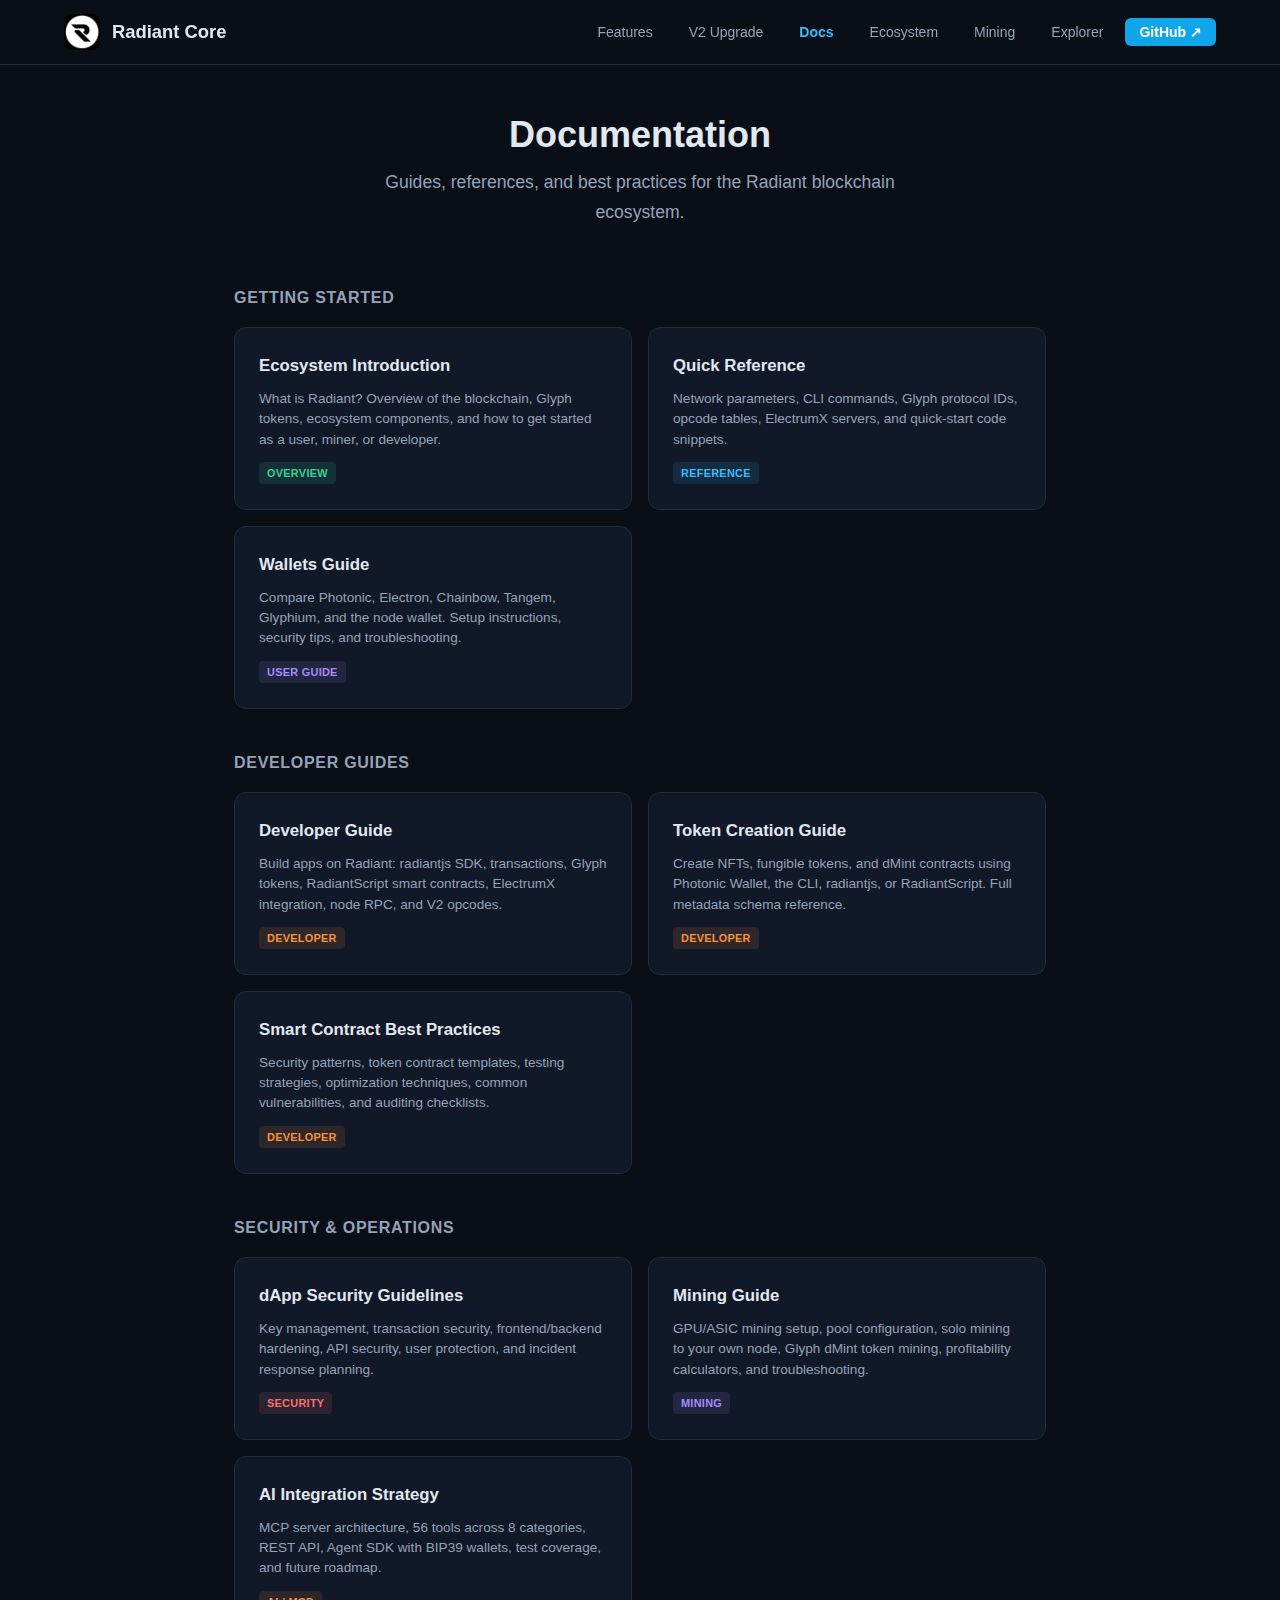
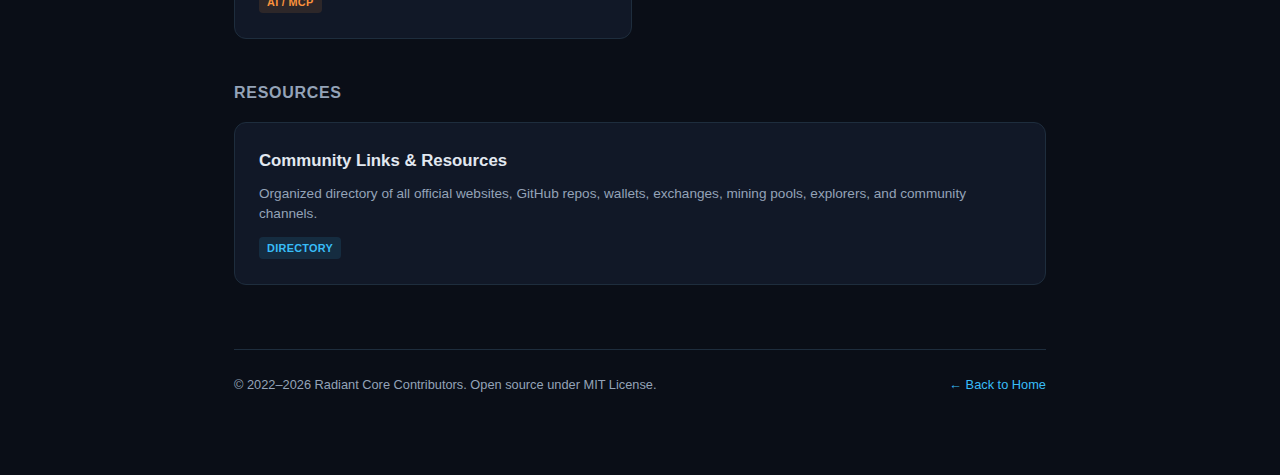
<file: docs/index.html>
<!DOCTYPE html>
<html lang="en">
<head>
    <meta charset="UTF-8">
    <meta name="viewport" content="width=device-width, initial-scale=1.0">
    <title>Documentation — Radiant Core</title>
    <meta name="description" content="Comprehensive documentation for the Radiant blockchain ecosystem. Guides for developers, miners, token creators, and users.">
    <link rel="icon" type="image/x-icon" href="../favicon.ico">
    <link rel="icon" type="image/png" sizes="32x32" href="../favicon-32.png">
    <link rel="stylesheet" href="docs.css">
</head>
<body>

<nav class="navbar">
    <div class="container">
        <a href="../" class="nav-brand">
            <img src="../radiant-logo-darkmode.jpg" alt="Radiant">
            Radiant Core
        </a>
        <button class="hamburger" onclick="document.querySelector('.nav-links').classList.toggle('open')" aria-label="Menu">&#9776;</button>
        <ul class="nav-links">
            <li><a href="../#features">Features</a></li>
            <li><a href="../#v2-upgrade">V2 Upgrade</a></li>
            <li><a href="./" class="nav-active">Docs</a></li>
            <li><a href="../#ecosystem">Ecosystem</a></li>
            <li><a href="../#mining">Mining</a></li>
            <li><a href="../explorer/">Explorer</a></li>
            <li><a href="https://github.com/Radiant-Core" class="nav-cta">GitHub ↗</a></li>
        </ul>
    </div>
</nav>

<div class="doc-container">
    <div class="doc-header doc-hub-header">
        <h1>Documentation</h1>
        <p>Guides, references, and best practices for the Radiant blockchain ecosystem.</p>
    </div>

    <!-- Getting Started -->
    <h2 class="section-label">Getting Started</h2>
    <div class="docs-grid docs-grid-flush">
        <a href="ecosystem-introduction.html" class="doc-card">
            <h3>Ecosystem Introduction</h3>
            <p>What is Radiant? Overview of the blockchain, Glyph tokens, ecosystem components, and how to get started as a user, miner, or developer.</p>
            <span class="tag tag-getting-started">Overview</span>
        </a>
        <a href="quick-reference.html" class="doc-card">
            <h3>Quick Reference</h3>
            <p>Network parameters, CLI commands, Glyph protocol IDs, opcode tables, ElectrumX servers, and quick-start code snippets.</p>
            <span class="tag tag-reference">Reference</span>
        </a>
        <a href="wallets-guide.html" class="doc-card">
            <h3>Wallets Guide</h3>
            <p>Compare Photonic, Electron, Chainbow, Tangem, Glyphium, and the node wallet. Setup instructions, security tips, and troubleshooting.</p>
            <span class="tag tag-user">User Guide</span>
        </a>
    </div>

    <!-- Developer Guides -->
    <h2 class="section-label">Developer Guides</h2>
    <div class="docs-grid docs-grid-flush">
        <a href="developer-guide.html" class="doc-card">
            <h3>Developer Guide</h3>
            <p>Build apps on Radiant: radiantjs SDK, transactions, Glyph tokens, RadiantScript smart contracts, ElectrumX integration, node RPC, and V2 opcodes.</p>
            <span class="tag tag-developer">Developer</span>
        </a>
        <a href="token-creation.html" class="doc-card">
            <h3>Token Creation Guide</h3>
            <p>Create NFTs, fungible tokens, and dMint contracts using Photonic Wallet, the CLI, radiantjs, or RadiantScript. Full metadata schema reference.</p>
            <span class="tag tag-developer">Developer</span>
        </a>
        <a href="contract-best-practices.html" class="doc-card">
            <h3>Smart Contract Best Practices</h3>
            <p>Security patterns, token contract templates, testing strategies, optimization techniques, common vulnerabilities, and auditing checklists.</p>
            <span class="tag tag-developer">Developer</span>
        </a>
    </div>

    <!-- Security & Operations -->
    <h2 class="section-label">Security &amp; Operations</h2>
    <div class="docs-grid docs-grid-flush">
        <a href="dapp-security.html" class="doc-card">
            <h3>dApp Security Guidelines</h3>
            <p>Key management, transaction security, frontend/backend hardening, API security, user protection, and incident response planning.</p>
            <span class="tag tag-security">Security</span>
        </a>
        <a href="mining-guide.html" class="doc-card">
            <h3>Mining Guide</h3>
            <p>GPU/ASIC mining setup, pool configuration, solo mining to your own node, Glyph dMint token mining, profitability calculators, and troubleshooting.</p>
            <span class="tag tag-user">Mining</span>
        </a>
        <a href="ai-integration.html" class="doc-card">
            <h3>AI Integration Strategy</h3>
            <p>MCP server architecture, 56 tools across 8 categories, REST API, Agent SDK with BIP39 wallets, test coverage, and future roadmap.</p>
            <span class="tag tag-developer">AI / MCP</span>
        </a>
    </div>

    <!-- Resources -->
    <h2 class="section-label">Resources</h2>
    <div class="docs-grid docs-grid-flush">
        <a href="links.html" class="doc-card">
            <h3>Community Links &amp; Resources</h3>
            <p>Organized directory of all official websites, GitHub repos, wallets, exchanges, mining pools, explorers, and community channels.</p>
            <span class="tag tag-reference">Directory</span>
        </a>
    </div>

    <div class="doc-footer">
        <span>&copy; 2022–2026 Radiant Core Contributors. Open source under MIT License.</span>
        <span><a href="../">← Back to Home</a></span>
    </div>
</div>

</body>
</html>
</file>
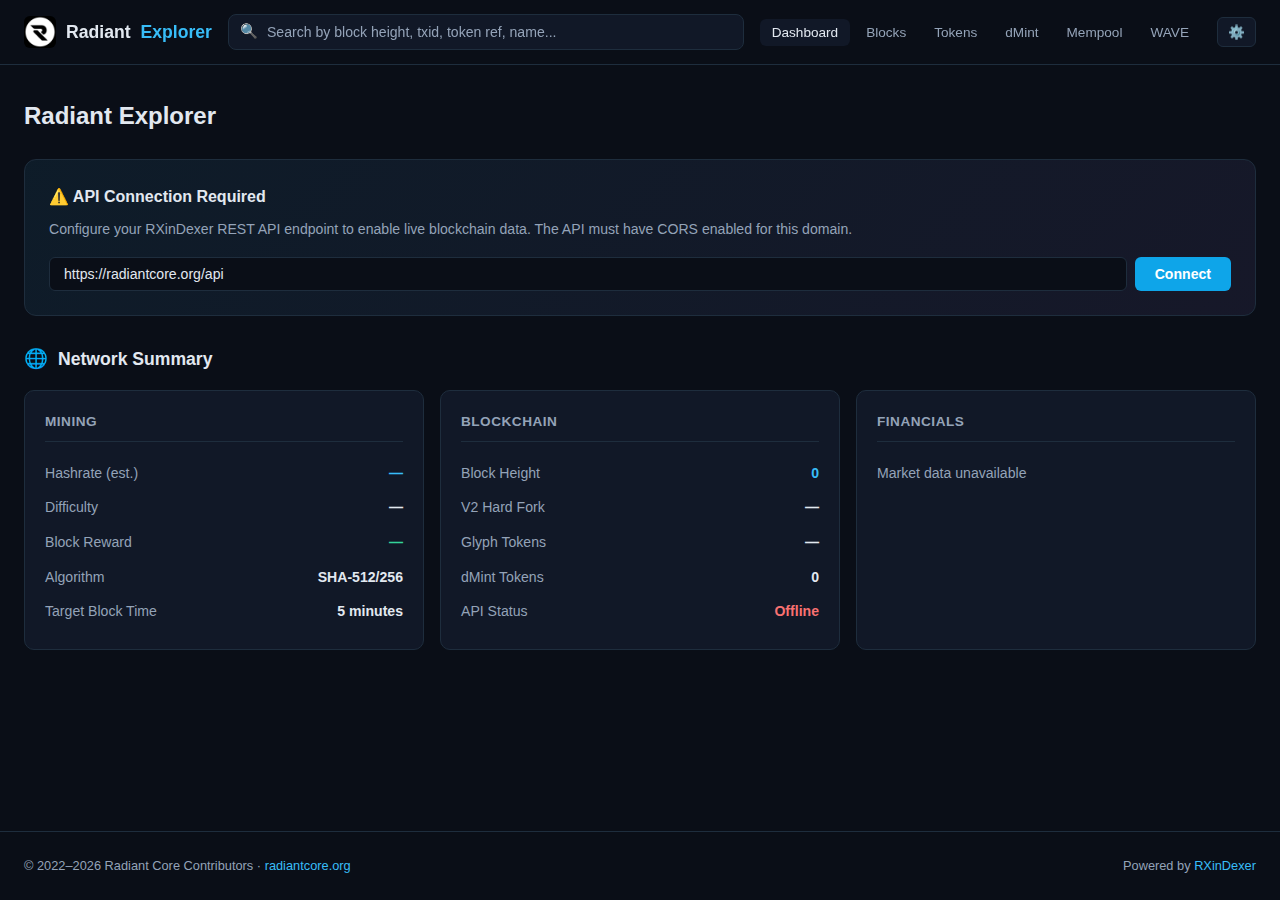
<file: explorer/index.html>
<!DOCTYPE html>
<html lang="en">
<head>
    <meta charset="UTF-8">
    <meta name="viewport" content="width=device-width, initial-scale=1.0">
    <title>Radiant Explorer — Blockchain Explorer</title>
    <meta name="description" content="Explore the Radiant blockchain. Search blocks, transactions, Glyph tokens, dMint contracts, and WAVE names. Powered by RXinDexer.">
    <link rel="icon" type="image/x-icon" href="../favicon.ico">
    <link rel="icon" type="image/png" sizes="32x32" href="../favicon-32.png">
    <link rel="icon" type="image/png" sizes="192x192" href="../favicon-192.png">
    <link rel="apple-touch-icon" sizes="180x180" href="../apple-touch-icon.png">
    <style>
        :root {
            --bg: #0a0e17;
            --surface: #111827;
            --surface-hover: #1a2332;
            --border: #1e2d3d;
            --border-light: #2a3a4d;
            --text: #e2e8f0;
            --text-muted: #94a3b8;
            --accent: #38bdf8;
            --accent-dim: #0ea5e9;
            --accent-glow: rgba(56, 189, 248, 0.15);
            --green: #34d399;
            --orange: #fb923c;
            --purple: #a78bfa;
            --red: #f87171;
            --yellow: #fbbf24;
        }
        * { margin: 0; padding: 0; box-sizing: border-box; }
        html { scroll-behavior: smooth; }
        body {
            font-family: -apple-system, BlinkMacSystemFont, "Segoe UI", Roboto, "Inter", Helvetica, Arial, sans-serif;
            background: var(--bg); color: var(--text); line-height: 1.6; min-height: 100vh;
            display: flex; flex-direction: column;
        }
        a { color: var(--accent); text-decoration: none; transition: color 0.2s; }
        a:hover { color: #7dd3fc; }
        .container { max-width: 1280px; margin: 0 auto; padding: 0 24px; }
        code, .mono { font-family: "SF Mono", "Fira Code", "JetBrains Mono", monospace; }

        /* NAVBAR */
        .navbar {
            position: sticky; top: 0; z-index: 100;
            background: rgba(10, 14, 23, 0.9);
            -webkit-backdrop-filter: blur(12px); backdrop-filter: blur(12px);
            border-bottom: 1px solid var(--border);
        }
        .navbar .container { display: flex; align-items: center; gap: 16px; height: 64px; }
        .nav-brand { display: flex; align-items: center; gap: 10px; font-weight: 700; font-size: 1.1rem; color: var(--text); white-space: nowrap; }
        .nav-brand img { height: 32px; width: 32px; border-radius: 6px; }
        .nav-brand .brand-sub { color: var(--accent); font-weight: 600; }
        .nav-links { display: flex; gap: 4px; list-style: none; flex-shrink: 0; }
        .nav-links a { padding: 6px 12px; border-radius: 6px; font-size: 0.85rem; font-weight: 500; color: var(--text-muted); transition: all 0.2s; }
        .nav-links a:hover, .nav-links a.active { color: var(--text); background: var(--surface); }
        .search-wrap { flex: 1; max-width: 520px; position: relative; }
        .search-wrap input {
            width: 100%; padding: 9px 16px 9px 38px; border-radius: 8px;
            border: 1px solid var(--border); background: var(--surface); color: var(--text);
            font-size: 0.88rem; outline: none; transition: border-color 0.2s;
        }
        .search-wrap input:focus { border-color: var(--accent); }
        .search-wrap input::placeholder { color: var(--text-muted); }
        .search-icon { position: absolute; left: 12px; top: 50%; transform: translateY(-50%); color: var(--text-muted); font-size: 0.9rem; pointer-events: none; }
        .hamburger { display: none; background: none; border: none; color: var(--text); font-size: 1.5rem; cursor: pointer; }
        .nav-right { display: flex; align-items: center; gap: 8px; }
        .btn-icon { background: var(--surface); border: 1px solid var(--border); color: var(--text-muted); padding: 6px 10px; border-radius: 6px; cursor: pointer; font-size: 0.85rem; transition: all 0.2s; }
        .btn-icon:hover { color: var(--text); border-color: var(--border-light); }

        /* MAIN */
        main { flex: 1; padding: 32px 0; }
        .page-title { font-size: 1.5rem; font-weight: 700; margin-bottom: 24px; display: flex; align-items: center; gap: 12px; }
        .page-title .subtitle { font-size: 0.85rem; color: var(--text-muted); font-weight: 400; }
        .breadcrumb { display: flex; align-items: center; gap: 8px; font-size: 0.82rem; color: var(--text-muted); margin-bottom: 16px; }
        .breadcrumb a { color: var(--text-muted); }
        .breadcrumb a:hover { color: var(--accent); }

        /* STAT CARDS */
        .stats-row { display: grid; grid-template-columns: repeat(auto-fit, minmax(180px, 1fr)); gap: 16px; margin-bottom: 28px; }
        .stat-card {
            background: var(--surface); border: 1px solid var(--border); border-radius: 10px;
            padding: 20px; transition: border-color 0.2s;
        }
        .stat-card:hover { border-color: var(--border-light); }
        .stat-card .label { font-size: 0.75rem; text-transform: uppercase; letter-spacing: 0.5px; color: var(--text-muted); margin-bottom: 6px; }
        .stat-card .value { font-size: 1.4rem; font-weight: 700; color: var(--accent); }
        .stat-card .value.green { color: var(--green); }
        .stat-card .value.purple { color: var(--purple); }
        .stat-card .value.orange { color: var(--orange); }
        .stat-card .note { font-size: 0.78rem; color: var(--text-muted); margin-top: 4px; }

        /* TABLES */
        .table-wrap { background: var(--surface); border: 1px solid var(--border); border-radius: 10px; overflow: hidden; margin-bottom: 24px; }
        .table-header { display: flex; align-items: center; justify-content: space-between; padding: 16px 20px; border-bottom: 1px solid var(--border); }
        .table-header h3 { font-size: 1rem; font-weight: 600; }
        table { width: 100%; border-collapse: collapse; }
        thead th { padding: 10px 16px; text-align: left; font-size: 0.75rem; text-transform: uppercase; letter-spacing: 0.5px; color: var(--text-muted); border-bottom: 1px solid var(--border); font-weight: 600; white-space: nowrap; }
        thead th.sortable { cursor: pointer; -webkit-user-select: none; user-select: none; transition: color 0.15s; }
        thead th.sortable:hover { color: var(--accent); }
        thead th.sortable::after { content: '\2195'; margin-left: 4px; opacity: 0.3; font-size: 0.7rem; }
        thead th.sortable.sort-asc::after { content: '\2191'; opacity: 0.8; color: var(--accent); }
        thead th.sortable.sort-desc::after { content: '\2193'; opacity: 0.8; color: var(--accent); }
        tbody td { padding: 12px 16px; border-bottom: 1px solid var(--border); font-size: 0.88rem; vertical-align: middle; }
        tbody tr:last-child td { border-bottom: none; }
        tbody tr:hover { background: var(--surface-hover); }
        .hash-cell { font-family: "SF Mono", monospace; font-size: 0.82rem; color: var(--accent); max-width: 200px; overflow: hidden; text-overflow: ellipsis; white-space: nowrap; }
        .hash-cell a { color: var(--accent); }
        .right { text-align: right; }

        /* DETAIL PANEL */
        .detail-panel { background: var(--surface); border: 1px solid var(--border); border-radius: 10px; overflow: hidden; margin-bottom: 24px; }
        .detail-row { display: flex; padding: 12px 20px; border-bottom: 1px solid var(--border); font-size: 0.88rem; }
        .detail-row:last-child { border-bottom: none; }
        .detail-label { width: 180px; flex-shrink: 0; color: var(--text-muted); font-weight: 500; }
        .detail-value { flex: 1; word-break: break-all; }
        .detail-value .mono { font-size: 0.84rem; color: var(--accent); }

        /* BADGES */
        .badge { display: inline-block; padding: 2px 10px; border-radius: 4px; font-size: 0.72rem; font-weight: 600; text-transform: uppercase; letter-spacing: 0.3px; }
        .badge-ft { background: rgba(52,211,153,0.12); color: var(--green); }
        .badge-nft { background: rgba(167,139,250,0.12); color: var(--purple); }
        .badge-dmint { background: rgba(56,189,248,0.12); color: var(--accent); }
        .badge-dat { background: rgba(251,146,60,0.12); color: var(--orange); }
        .badge-wave { background: rgba(56,189,248,0.12); color: var(--accent); }
        .badge-container { background: rgba(52,211,153,0.12); color: var(--green); }
        .badge-authority { background: rgba(248,113,113,0.12); color: var(--red); }
        .badge-success { background: rgba(52,211,153,0.12); color: var(--green); }
        .badge-pending { background: rgba(251,146,60,0.12); color: var(--orange); }
        .badge-active { background: rgba(52,211,153,0.12); color: var(--green); }

        /* TABS */
        .tabs { display: flex; gap: 4px; margin-bottom: 20px; flex-wrap: wrap; }
        .tab { padding: 7px 16px; border-radius: 6px; font-size: 0.85rem; font-weight: 500; color: var(--text-muted); cursor: pointer; transition: all 0.2s; border: 1px solid transparent; background: none; }
        .tab:hover { color: var(--text); background: var(--surface); }
        .tab.active { color: var(--accent); background: var(--accent-glow); border-color: rgba(56,189,248,0.2); }

        /* COPY BUTTON */
        .copy-btn { display: inline-flex; align-items: center; gap: 4px; padding: 2px 8px; border-radius: 4px; font-size: 0.75rem; color: var(--text-muted); cursor: pointer; background: none; border: 1px solid var(--border); transition: all 0.2s; }
        .copy-btn:hover { color: var(--accent); border-color: var(--accent); }
        .copy-btn.copied { color: var(--green); border-color: var(--green); }

        /* PAGINATION */
        .pagination { display: flex; align-items: center; justify-content: center; gap: 8px; padding: 16px; }
        .page-btn { padding: 6px 14px; border-radius: 6px; font-size: 0.85rem; background: var(--surface); border: 1px solid var(--border); color: var(--text-muted); cursor: pointer; transition: all 0.2s; }
        .page-btn:hover:not(:disabled) { color: var(--text); border-color: var(--border-light); }
        .page-btn:disabled { opacity: 0.4; cursor: default; }
        .page-btn.active { color: var(--accent); border-color: var(--accent); background: var(--accent-glow); }
        .page-info { font-size: 0.82rem; color: var(--text-muted); }

        /* LOADING / ERROR / EMPTY */
        .loading { display: flex; flex-direction: column; align-items: center; justify-content: center; padding: 60px 20px; }
        .spinner { width: 36px; height: 36px; border: 3px solid var(--border); border-top-color: var(--accent); border-radius: 50%; animation: spin 0.8s linear infinite; }
        @keyframes spin { to { transform: rotate(360deg); } }
        .loading-text { margin-top: 16px; color: var(--text-muted); font-size: 0.88rem; }
        .error-box { background: rgba(248,113,113,0.08); border: 1px solid rgba(248,113,113,0.2); border-radius: 10px; padding: 24px; text-align: center; margin: 20px 0; }
        .error-box .title { color: var(--red); font-weight: 600; margin-bottom: 8px; }
        .error-box .msg { color: var(--text-muted); font-size: 0.88rem; }
        .empty-state { text-align: center; padding: 60px 20px; color: var(--text-muted); }
        .empty-state .icon { font-size: 2.5rem; margin-bottom: 12px; opacity: 0.5; }

        /* CONFIG BANNER */
        .config-banner { background: linear-gradient(135deg, rgba(56,189,248,0.08), rgba(167,139,250,0.08)); border: 1px solid var(--border); border-radius: 12px; padding: 24px; margin-bottom: 24px; }
        .config-banner h3 { font-size: 1rem; margin-bottom: 8px; }
        .config-banner p { color: var(--text-muted); font-size: 0.88rem; margin-bottom: 16px; }
        .config-row { display: flex; gap: 8px; }
        .config-row input { flex: 1; padding: 8px 14px; border-radius: 6px; border: 1px solid var(--border); background: var(--bg); color: var(--text); font-size: 0.88rem; outline: none; }
        .config-row input:focus { border-color: var(--accent); }
        .btn { display: inline-flex; align-items: center; gap: 6px; padding: 8px 20px; border-radius: 6px; font-weight: 600; font-size: 0.88rem; border: none; cursor: pointer; transition: all 0.2s; }
        .btn-primary { background: var(--accent-dim); color: #fff; }
        .btn-primary:hover { background: var(--accent); }
        .btn-secondary { background: var(--surface); color: var(--text); border: 1px solid var(--border); }
        .btn-secondary:hover { background: var(--surface-hover); }
        .btn-sm { padding: 5px 12px; font-size: 0.82rem; }

        /* TOKEN GRID */
        .token-grid { display: grid; grid-template-columns: repeat(auto-fill, minmax(320px, 1fr)); gap: 16px; margin-bottom: 24px; }
        .token-card { background: var(--surface); border: 1px solid var(--border); border-radius: 10px; padding: 20px; transition: all 0.2s; cursor: pointer; }
        .token-card:hover { border-color: var(--border-light); transform: translateY(-1px); }
        .token-card .top { display: flex; align-items: center; justify-content: space-between; margin-bottom: 10px; }
        .token-card .name { font-weight: 600; font-size: 1rem; }
        .token-card .ticker { color: var(--text-muted); font-size: 0.82rem; }
        .token-card .ref { font-family: monospace; font-size: 0.75rem; color: var(--text-muted); overflow: hidden; text-overflow: ellipsis; white-space: nowrap; margin-top: 6px; }
        .token-card .meta { display: flex; gap: 12px; margin-top: 10px; font-size: 0.8rem; color: var(--text-muted); }

        /* SEARCH RESULTS */
        .search-section { margin-bottom: 32px; }
        .search-section h3 { font-size: 1rem; margin-bottom: 12px; color: var(--text-muted); }

        /* FOOTER */
        footer { border-top: 1px solid var(--border); padding: 24px 0; margin-top: auto; }
        .footer-inner { display: flex; align-items: center; justify-content: space-between; font-size: 0.8rem; color: var(--text-muted); flex-wrap: wrap; gap: 12px; }

        /* RESPONSIVE */
        @media (max-width: 900px) {
            .nav-links { display: none; }
            .nav-links.open { display: flex; flex-direction: column; position: absolute; top: 64px; left: 0; right: 0; background: var(--surface); border-bottom: 1px solid var(--border); padding: 12px 24px; z-index: 99; }
            .hamburger { display: block; }
            .search-wrap { max-width: 100%; }
            .detail-row { flex-direction: column; gap: 4px; }
            .detail-label { width: auto; }
            .stats-row { grid-template-columns: repeat(2, 1fr); }
            .token-grid { grid-template-columns: 1fr; }
        }
        @media (max-width: 600px) {
            .stats-row { grid-template-columns: 1fr; }
            .navbar .container { flex-wrap: wrap; height: auto; padding: 12px 16px; gap: 8px; }
            .search-wrap { order: 3; width: 100%; max-width: 100%; }
            table { font-size: 0.82rem; }
            thead th, tbody td { padding: 8px 10px; }
        }

        /* SCROLLBAR */
        ::-webkit-scrollbar { width: 8px; height: 8px; }
        ::-webkit-scrollbar-track { background: var(--bg); }
        ::-webkit-scrollbar-thumb { background: var(--border-light); border-radius: 4px; }
        ::-webkit-scrollbar-thumb:hover { background: var(--text-muted); }

        /* TX IO */
        .io-grid { display: grid; grid-template-columns: 1fr auto 1fr; gap: 16px; align-items: start; margin-bottom: 24px; }
        .io-arrow { display: flex; align-items: center; justify-content: center; padding-top: 60px; font-size: 1.5rem; color: var(--text-muted); }
        .io-box { background: var(--surface); border: 1px solid var(--border); border-radius: 10px; overflow: hidden; }
        .io-box .io-title { padding: 12px 16px; font-weight: 600; font-size: 0.88rem; border-bottom: 1px solid var(--border); }
        .io-item { padding: 10px 16px; border-bottom: 1px solid var(--border); font-size: 0.84rem; }
        .io-item:last-child { border-bottom: none; }
        .io-item .io-idx { color: var(--text-muted); font-size: 0.75rem; }
        .io-item .io-hash { font-family: monospace; font-size: 0.78rem; color: var(--accent); word-break: break-all; }
        .io-item .io-val { color: var(--green); font-weight: 600; margin-top: 2px; }
        .io-item .io-script { font-family: monospace; font-size: 0.72rem; color: var(--text-muted); margin-top: 2px; word-break: break-all; }
        @media (max-width: 900px) {
            .io-grid { grid-template-columns: 1fr; }
            .io-arrow { padding: 8px 0; transform: rotate(90deg); }
        }

        /* WAVE INPUT */
        .wave-search { display: flex; gap: 8px; margin-bottom: 24px; max-width: 500px; }
        .wave-search input { flex: 1; padding: 10px 16px; border-radius: 8px; border: 1px solid var(--border); background: var(--surface); color: var(--text); font-size: 0.92rem; outline: none; }
        .wave-search input:focus { border-color: var(--accent); }

        /* MARKET DATA */
        .market-hero { background: linear-gradient(135deg, rgba(56,189,248,0.06), rgba(167,139,250,0.06)); border: 1px solid var(--border); border-radius: 12px; padding: 24px; margin-bottom: 24px; }
        .market-hero .price-row { display: flex; align-items: baseline; gap: 16px; flex-wrap: wrap; margin-bottom: 16px; }
        .market-hero .price-main { font-size: 2rem; font-weight: 800; color: var(--text); }
        .market-hero .price-btc { font-size: 1rem; color: var(--text-muted); }
        .price-change { display: inline-flex; align-items: center; gap: 3px; padding: 3px 10px; border-radius: 4px; font-size: 0.82rem; font-weight: 600; }
        .price-change.up { background: rgba(52,211,153,0.12); color: var(--green); }
        .price-change.down { background: rgba(248,113,113,0.12); color: var(--red); }
        .market-grid { display: grid; grid-template-columns: repeat(auto-fit, minmax(150px, 1fr)); gap: 12px; }
        .market-item { text-align: center; }
        .market-item .mi-label { font-size: 0.72rem; text-transform: uppercase; letter-spacing: 0.4px; color: var(--text-muted); margin-bottom: 4px; }
        .market-item .mi-value { font-size: 1.1rem; font-weight: 700; color: var(--text); }
        .market-item .mi-sub { font-size: 0.75rem; color: var(--text-muted); }

        /* SECTION HEADERS */
        .section-title { font-size: 1.1rem; font-weight: 700; margin: 28px 0 16px; display: flex; align-items: center; gap: 10px; }
        .section-title .sec-icon { font-size: 1.2rem; }

        /* NETWORK SUMMARY GRID */
        .net-grid { display: grid; grid-template-columns: repeat(auto-fit, minmax(280px, 1fr)); gap: 16px; margin-bottom: 24px; }
        .net-panel { background: var(--surface); border: 1px solid var(--border); border-radius: 10px; padding: 20px; }
        .net-panel h4 { font-size: 0.85rem; text-transform: uppercase; letter-spacing: 0.5px; color: var(--text-muted); margin-bottom: 14px; border-bottom: 1px solid var(--border); padding-bottom: 8px; }
        .net-row { display: flex; justify-content: space-between; align-items: center; padding: 6px 0; font-size: 0.88rem; }
        .net-row .nr-label { color: var(--text-muted); }
        .net-row .nr-value { font-weight: 600; color: var(--text); }

        /* MEMPOOL BAR */
        .mempool-bar { height: 24px; border-radius: 6px; overflow: hidden; display: flex; margin: 8px 0; background: var(--bg); }
        .mempool-bar .bar-seg { height: 100%; transition: width 0.3s; }

        /* EXCHANGE TICKERS */
        .ticker-grid { display: grid; grid-template-columns: repeat(auto-fill, minmax(260px, 1fr)); gap: 12px; margin-bottom: 24px; }
        .ticker-card { background: var(--surface); border: 1px solid var(--border); border-radius: 8px; padding: 14px 18px; display: flex; justify-content: space-between; align-items: center; }
        .ticker-card .tc-pair { font-weight: 600; font-size: 0.92rem; }
        .ticker-card .tc-exchange { font-size: 0.78rem; color: var(--text-muted); }
        .ticker-card .tc-price { font-weight: 700; color: var(--green); }
        .ticker-card .tc-vol { font-size: 0.78rem; color: var(--text-muted); }
    </style>
</head>
<body>

<nav class="navbar">
    <div class="container">
        <a href="../" class="nav-brand">
            <img src="../radiant-logo-darkmode.jpg" alt="Radiant">
            <span>Radiant</span>
            <span class="brand-sub">Explorer</span>
        </a>
        <div class="search-wrap">
            <span class="search-icon">&#x1f50d;</span>
            <input type="text" id="globalSearch" placeholder="Search by block height, txid, token ref, name..." autocomplete="off">
        </div>
        <button class="hamburger" id="menuToggle" aria-label="Menu">&#9776;</button>
        <ul class="nav-links" id="navLinks">
            <li><a href="#/" data-nav="dashboard">Dashboard</a></li>
            <li><a href="#/blocks" data-nav="blocks">Blocks</a></li>
            <li><a href="#/tokens" data-nav="tokens">Tokens</a></li>
            <li><a href="#/dmint" data-nav="dmint">dMint</a></li>
            <li><a href="#/mempool" data-nav="mempool">Mempool</a></li>
            <li><a href="#/wave" data-nav="wave">WAVE</a></li>
        </ul>
        <div class="nav-right">
            <button class="btn-icon" onclick="showSettings()" title="API Settings">&#x2699;&#xfe0f;</button>
        </div>
    </div>
</nav>

<main>
    <div class="container" id="app">
        <div class="loading"><div class="spinner"></div><div class="loading-text">Loading explorer...</div></div>
    </div>
</main>

<footer>
    <div class="container">
        <div class="footer-inner">
            <span>&copy; 2022&ndash;2026 Radiant Core Contributors &middot; <a href="../">radiantcore.org</a></span>
            <span>Powered by <a href="https://github.com/Radiant-Core/RXinDexer" target="_blank" rel="noopener noreferrer">RXinDexer</a></span>
        </div>
    </div>
</footer>

<script>
// ─── CONFIG ───
const DEFAULT_API = 'https://radiantcore.org/api';
let API_BASE = localStorage.getItem('rxd_explorer_api') || DEFAULT_API;
const app = document.getElementById('app');

// ─── API CLIENT ───
async function api(path) {
    const url = API_BASE + path;
    const res = await fetch(url);
    if (!res.ok) throw new Error(`HTTP ${res.status}: ${res.statusText}`);
    return res.json();
}
const API = {
    health: () => api('/health'),
    status: () => api('/status'),
    recentBlocks: (n = 10) => api(`/blocks/recent?limit=${n}`),
    block: (h) => api(`/block/${h}`),
    tx: (id) => api(`/transaction/${id}`),
    glyphs: (limit = 50, offset = 0, type = null) => api(`/glyphs?limit=${limit}&offset=${offset}${type !== null ? `&token_type=${type}` : ''}`),
    glyphSearch: (q, limit = 50) => api(`/glyphs/search?q=${encodeURIComponent(q)}&limit=${limit}`),
    glyphStats: () => api('/glyphs/stats'),
    glyph: (ref) => api(`/glyphs/${ref}`),
    glyphsByType: (t, limit = 50, offset = 0) => api(`/glyphs/by-type/${t}?limit=${limit}&offset=${offset}`),
    tokenHolders: (ref, limit = 50) => api(`/tokens/${ref}/holders?limit=${limit}`),
    tokenSupply: (ref) => api(`/tokens/${ref}/supply`),
    tokenHistory: (ref, limit = 50) => api(`/tokens/${ref}/history?limit=${limit}`),
    tokenMetadata: (ref) => api(`/tokens/${ref}/metadata`),
    dmintContracts: () => api('/dmint/contracts?format=extended'),
    dmintStats: () => api('/dmint/stats'),
    dmintProfitable: (n = 20) => api(`/dmint/profitable?limit=${n}`),
    dmintAlgorithms: () => api('/dmint/algorithms'),
    v2Status: () => api('/v2/activation-status'),
    waveResolve: (name) => api(`/wave/resolve/${encodeURIComponent(name)}`),
    waveAvailable: (name) => api(`/wave/available/${encodeURIComponent(name)}`),
    waveStats: () => api('/wave/stats'),
    mempoolStats: () => api('/mempool/stats'),
    mempoolInfo: () => api('/mempool/info'),
};

// ─── COINGECKO ───
const COINGECKO_CACHE_KEY = 'rxd_cg_cache';
const COINGECKO_CACHE_TTL = 120000;
async function fetchCoinGecko() {
    try {
        const cached = JSON.parse(localStorage.getItem(COINGECKO_CACHE_KEY) || 'null');
        if (cached && Date.now() - cached.ts < COINGECKO_CACHE_TTL) return cached.data;
    } catch(e) {}
    try {
        const res = await fetch('https://api.coingecko.com/api/v3/coins/radiant?localization=false&tickers=true&market_data=true&community_data=false&developer_data=false&sparkline=false');
        if (!res.ok) throw new Error('CoinGecko ' + res.status);
        const data = await res.json();
        try { localStorage.setItem(COINGECKO_CACHE_KEY, JSON.stringify({ ts: Date.now(), data })); } catch(e) {}
        return data;
    } catch (e) { console.warn('CoinGecko fetch failed:', e); return null; }
}

// ─── UTILITIES ───
function truncHash(h, n = 8) { if (!h) return '—'; return h.length > n * 2 + 3 ? h.slice(0, n) + '...' + h.slice(-n) : h; }
function fmtNum(n) { if (n == null) return '—'; return Number(n).toLocaleString(); }
function fmtRXD(photons) { if (photons == null) return '—'; return (photons / 1e8).toLocaleString(undefined, { minimumFractionDigits: 2, maximumFractionDigits: 8 }) + ' RXD'; }
function timeAgo(ts) {
    if (!ts) return '—';
    const s = Math.floor(Date.now() / 1000 - ts);
    if (s < 60) return s + 's ago';
    if (s < 3600) return Math.floor(s / 60) + 'm ago';
    if (s < 86400) return Math.floor(s / 3600) + 'h ago';
    return Math.floor(s / 86400) + 'd ago';
}
function fmtDate(ts) { if (!ts) return '—'; return new Date(ts * 1000).toLocaleString(); }
function reverseHex(hex) { return hex.match(/.{2}/g).reverse().join(''); }
function fmtUSD(n, dec = 6) { if (n == null) return '—'; return '$' + Number(n).toLocaleString(undefined, { minimumFractionDigits: dec > 4 ? 4 : 2, maximumFractionDigits: dec }); }
function fmtPct(n) { if (n == null) return '—'; const s = Number(n).toFixed(2); return (n >= 0 ? '+' : '') + s + '%'; }
function pctBadge(n) { if (n == null) return ''; const cls = n >= 0 ? 'up' : 'down'; const arrow = n >= 0 ? '&#x25B2;' : '&#x25BC;'; return `<span class="price-change ${cls}">${arrow} ${Math.abs(n).toFixed(2)}%</span>`; }
function fmtCompact(n) { if (n == null) return '—'; if (n >= 1e12) return '$' + (n/1e12).toFixed(2) + 'T'; if (n >= 1e9) return '$' + (n/1e9).toFixed(2) + 'B'; if (n >= 1e6) return '$' + (n/1e6).toFixed(2) + 'M'; if (n >= 1e3) return '$' + (n/1e3).toFixed(2) + 'K'; return '$' + n.toFixed(2); }
function fmtBigNum(n) { if (n == null) return '—'; n = Number(n); if (n >= 1e18) return (n/1e18).toFixed(2) + 'E'; if (n >= 1e15) return (n/1e15).toFixed(2) + 'P'; if (n >= 1e12) return (n/1e12).toFixed(2) + 'T'; if (n >= 1e9) return (n/1e9).toFixed(2) + 'B'; if (n >= 1e6) return (n/1e6).toFixed(2) + 'M'; if (n >= 1e3) return (n/1e3).toFixed(1) + 'K'; return fmtNum(n); }
function fmtHashrate(h) { if (h >= 1e18) return (h/1e18).toFixed(2) + ' EH/s'; if (h >= 1e15) return (h/1e15).toFixed(2) + ' PH/s'; if (h >= 1e12) return (h/1e12).toFixed(2) + ' TH/s'; if (h >= 1e9) return (h/1e9).toFixed(2) + ' GH/s'; if (h >= 1e6) return (h/1e6).toFixed(2) + ' MH/s'; return h.toFixed(2) + ' H/s'; }
function diffFromBits(bitsHex) {
    if (!bitsHex) return null;
    const bits = parseInt(bitsHex, 16);
    const exp = (bits >> 24) & 0xff;
    const mant = bits & 0x7fffff;
    const target = mant * Math.pow(2, 8 * (exp - 3));
    const maxTarget = 0x00000000FFFF * Math.pow(2, 208);
    return maxTarget / target;
}
function hashrateFromDiff(diff) { if (!diff) return 0; return diff * Math.pow(2, 32) / 300; }
function getBlockReward(height) {
    const halvingInterval = 210000;
    const halvings = Math.floor(height / halvingInterval);
    if (halvings >= 64) return 0;
    let reward = 50000;
    for (let i = 0; i < halvings; i++) reward = Math.floor(reward / 2);
    return reward;
}
function getHalvingInfo(height) {
    const interval = 210000;
    const currentEra = Math.floor(height / interval);
    const nextHalving = (currentEra + 1) * interval;
    const blocksRemaining = nextHalving - height;
    const secondsPerBlock = 300;
    const estDate = new Date(Date.now() + blocksRemaining * secondsPerBlock * 1000);
    return { era: currentEra + 1, nextHalving, blocksRemaining, estDate, reward: getBlockReward(height) };
}
function fmtSupplyNum(n) { if (n >= 1e9) return (n/1e9).toFixed(3) + 'B'; if (n >= 1e6) return (n/1e6).toFixed(2) + 'M'; return fmtNum(n); }

function parseHeader(hex) {
    if (!hex || hex.length < 160) return null;
    return {
        version: parseInt(reverseHex(hex.slice(0, 8)), 16),
        prevHash: reverseHex(hex.slice(8, 72)),
        merkleRoot: reverseHex(hex.slice(72, 136)),
        timestamp: parseInt(reverseHex(hex.slice(136, 144)), 16),
        bits: reverseHex(hex.slice(144, 152)),
        nonce: parseInt(reverseHex(hex.slice(152, 160)), 16),
    };
}

const TOKEN_TYPES = { 1: 'FT', 2: 'NFT', 3: 'DAT', 4: 'dMint', 5: 'WAVE', 6: 'Container', 7: 'Authority' };
const TYPE_CLASSES = { 1: 'badge-ft', 2: 'badge-nft', 3: 'badge-dat', 4: 'badge-dmint', 5: 'badge-wave', 6: 'badge-container', 7: 'badge-authority' };
const TYPE_STR_TO_ID = { 'FT': 1, 'NFT': 2, 'DAT': 3, 'dMint': 4, 'DMINT': 4, 'WAVE': 5, 'Container': 6, 'Authority': 7 };
function resolveTypeId(t) {
    if (t.type_id != null) return t.type_id;
    if (typeof t.type === 'number') return t.type;
    if (typeof t.type === 'string') return TYPE_STR_TO_ID[t.type] || 0;
    if (t.token_type != null) return t.token_type;
    if (t.protocols) { if (t.protocols.includes(1)) return 1; if (t.protocols.includes(2)) return 2; }
    return 0;
}
function typeBadge(typeId) {
    if (typeof typeId === 'string') typeId = TYPE_STR_TO_ID[typeId] || 0;
    const name = TOKEN_TYPES[typeId] || `Type ${typeId}`;
    const cls = TYPE_CLASSES[typeId] || 'badge-dat';
    return `<span class="badge ${cls}">${name}</span>`;
}
function refTo72Hex(ref) {
    if (!ref) return '';
    if (/^[a-fA-F0-9]{72}$/.test(ref)) return ref;
    const parts = ref.split('_');
    if (parts.length === 2 && /^[a-fA-F0-9]{64}$/.test(parts[0])) {
        const displayTxid = parts[0];
        const rawTxid = displayTxid.match(/.{2}/g).reverse().join('');
        const vout = parseInt(parts[1], 10);
        const voutLE = vout.toString(16).padStart(8, '0').match(/.{2}/g).reverse().join('');
        return rawTxid + voutLE;
    }
    return ref;
}
function refToDisplay(ref) {
    if (!ref) return '';
    if (ref.includes('_')) return ref;
    if (/^[a-fA-F0-9]{72}$/.test(ref)) {
        const rawTxid = ref.slice(0, 64);
        const displayTxid = rawTxid.match(/.{2}/g).reverse().join('');
        const voutLE = ref.slice(64, 72);
        const vout = parseInt(voutLE.match(/.{2}/g).reverse().join(''), 16);
        return displayTxid + '_' + vout;
    }
    return ref;
}

function copyBtn(text) { return `<button class="copy-btn" onclick="copyText(this,'${text}')">Copy</button>`; }
function copyText(btn, text) {
    navigator.clipboard.writeText(text).then(() => {
        btn.classList.add('copied'); btn.textContent = 'Copied!';
        setTimeout(() => { btn.classList.remove('copied'); btn.textContent = 'Copy'; }, 1500);
    });
}

function html(tag, cls, content) { return `<${tag} class="${cls}">${content}</${tag}>`; }
function loading() { return '<div class="loading"><div class="spinner"></div><div class="loading-text">Loading...</div></div>'; }
function errorBox(title, msg) { return `<div class="error-box"><div class="title">${title}</div><div class="msg">${msg}</div></div>`; }
function emptyState(icon, msg) { return `<div class="empty-state"><div class="icon">${icon}</div><div>${msg}</div></div>`; }

function navigate(path) { location.hash = path; }

// ─── ROUTER ───
function getRoute() {
    const hash = (location.hash || '#/').slice(1);
    const qIdx = hash.indexOf('?');
    const path = qIdx >= 0 ? hash.slice(0, qIdx) : hash;
    const segments = path.split('/').filter(Boolean);
    return { path, segments, view: segments[0] || 'dashboard', param: segments.slice(1).join('/') };
}

async function route() {
    const r = getRoute();
    updateNav(r.view);
    window.scrollTo(0, 0);
    try {
        switch (r.view) {
            case 'dashboard': await renderDashboard(); break;
            case 'blocks': await renderBlocks(); break;
            case 'block': await renderBlockDetail(r.param); break;
            case 'tx': await renderTxDetail(r.param); break;
            case 'tokens': await renderTokens(); break;
            case 'token': await renderTokenDetail(r.param); break;
            case 'dmint': await renderDmint(); break;
            case 'mempool': await renderMempool(); break;
            case 'wave': await renderWave(); break;
            case 'search': await renderSearch(decodeURIComponent(r.param)); break;
            case 'settings': renderSettings(); break;
            default: app.innerHTML = errorBox('Page Not Found', 'The requested page does not exist.');
        }
    } catch (e) {
        console.error('Route error:', e);
        app.innerHTML = errorBox('Error Loading Page', e.message + '<br><br><button class="btn btn-secondary btn-sm" onclick="showSettings()">Configure API</button>');
    }
}

function updateNav(view) {
    document.querySelectorAll('.nav-links a').forEach(a => {
        a.classList.toggle('active', a.dataset.nav === view);
    });
}

// ─── DASHBOARD ───
async function renderDashboard() {
    app.innerHTML = loading();
    const results = await Promise.allSettled([
        API.status(), API.recentBlocks(10), API.glyphStats(), API.v2Status(),
        API.dmintStats(), fetchCoinGecko(), API.mempoolStats()
    ]);
    const [statusR, blocksR, glyphR, v2R, dmintR, cgR, mpR] = results.map(r => r.status === 'fulfilled' ? r.value : null);

    const height = statusR?.sync_height || blocksR?.current_height || 0;
    const latestBlock = blocksR?.blocks?.[0];
    const latestHeader = latestBlock ? parseHeader(latestBlock.header_hex) : null;
    const difficulty = latestHeader ? diffFromBits(latestHeader.bits) : null;
    const hashrate = hashrateFromDiff(difficulty);
    const halving = height ? getHalvingInfo(height) : null;
    const md = cgR?.market_data;

    // ── Market Data Hero ──
    let marketHTML = '';
    if (md) {
        const p = md.current_price;
        const ch = md.price_change_percentage_24h_in_currency;
        marketHTML = `<div class="market-hero">
            <div class="price-row">
                <span class="price-main">${fmtUSD(p?.usd, 6)}</span>
                <span class="price-btc">${p?.btc ? p.btc.toFixed(10) + ' BTC' : ''}</span>
                ${pctBadge(md.price_change_percentage_24h)}
            </div>
            <div class="market-grid">
                <div class="market-item"><div class="mi-label">Market Cap</div><div class="mi-value">${fmtCompact(md.market_cap?.usd)}</div><div class="mi-sub">Rank #${md.market_cap_rank || '—'}</div></div>
                <div class="market-item"><div class="mi-label">24h Volume</div><div class="mi-value">${fmtCompact(md.total_volume?.usd)}</div></div>
                <div class="market-item"><div class="mi-label">Circulating</div><div class="mi-value">${fmtSupplyNum(md.circulating_supply)}</div><div class="mi-sub">of ${fmtSupplyNum(md.max_supply)} max</div></div>
                <div class="market-item"><div class="mi-label">1h</div><div class="mi-value">${pctBadge(ch?.usd != null ? md.price_change_percentage_1h_in_currency?.usd : null)}</div></div>
                <div class="market-item"><div class="mi-label">7d</div><div class="mi-value">${pctBadge(md.price_change_percentage_7d)}</div></div>
                <div class="market-item"><div class="mi-label">30d</div><div class="mi-value">${pctBadge(md.price_change_percentage_30d)}</div></div>
                <div class="market-item"><div class="mi-label">ATH</div><div class="mi-value">${fmtUSD(md.ath?.usd, 6)}</div><div class="mi-sub">${md.ath_date?.usd ? new Date(md.ath_date.usd).toLocaleDateString() : ''} (${md.ath_change_percentage?.usd?.toFixed(1)}%)</div></div>
                <div class="market-item"><div class="mi-label">FDV</div><div class="mi-value">${fmtCompact(md.fully_diluted_valuation?.usd)}</div></div>
            </div>
        </div>`;
    }

    // ── Network Summary ──
    let netHTML = '<div class="section-title"><span class="sec-icon">&#x1f310;</span> Network Summary</div><div class="net-grid">';

    // Mining panel
    netHTML += '<div class="net-panel"><h4>Mining</h4>';
    netHTML += `<div class="net-row"><span class="nr-label">Hashrate (est.)</span><span class="nr-value" style="color:var(--accent)">${hashrate ? fmtHashrate(hashrate) : '—'}</span></div>`;
    netHTML += `<div class="net-row"><span class="nr-label">Difficulty</span><span class="nr-value">${difficulty ? difficulty.toLocaleString(undefined, {maximumFractionDigits: 2}) : '—'}</span></div>`;
    netHTML += `<div class="net-row"><span class="nr-label">Block Reward</span><span class="nr-value" style="color:var(--green)">${halving ? fmtNum(halving.reward) + ' RXD' : '—'}</span></div>`;
    netHTML += `<div class="net-row"><span class="nr-label">Algorithm</span><span class="nr-value">SHA-512/256</span></div>`;
    netHTML += `<div class="net-row"><span class="nr-label">Target Block Time</span><span class="nr-value">5 minutes</span></div>`;
    if (latestHeader) {
        netHTML += `<div class="net-row"><span class="nr-label">Last Block</span><span class="nr-value">${timeAgo(latestHeader.timestamp)}</span></div>`;
    }
    netHTML += '</div>';

    // Blockchain panel
    netHTML += '<div class="net-panel"><h4>Blockchain</h4>';
    netHTML += `<div class="net-row"><span class="nr-label">Block Height</span><span class="nr-value" style="color:var(--accent)">${fmtNum(height)}</span></div>`;
    const v2Active = v2R?.activated;
    netHTML += `<div class="net-row"><span class="nr-label">V2 Hard Fork</span><span class="nr-value">${v2Active ? '<span class="badge badge-success">Active</span>' : v2R ? `<span class="badge badge-pending">${fmtNum(v2R.blocks_remaining)} blocks</span>` : '—'}</span></div>`;
    if (v2R) netHTML += `<div class="net-row"><span class="nr-label">Fork Height</span><span class="nr-value">${fmtNum(v2R.activation_height)}</span></div>`;
    netHTML += `<div class="net-row"><span class="nr-label">Glyph Tokens</span><span class="nr-value">${fmtNum(glyphR?.total_tokens || glyphR?.total)}</span></div>`;
    const dmintCount = glyphR?.by_type?.dMint ?? glyphR?.by_type?.['4'] ?? glyphR?.by_type?.dmint ?? dmintR?.total_contracts ?? 0;
    netHTML += `<div class="net-row"><span class="nr-label">dMint Tokens</span><span class="nr-value">${fmtNum(dmintCount)}</span></div>`;
    netHTML += `<div class="net-row"><span class="nr-label">API Status</span><span class="nr-value">${statusR ? '<span style="color:var(--green)">Connected</span>' : '<span style="color:var(--red)">Offline</span>'}</span></div>`;
    netHTML += '</div>';

    // Financials panel
    netHTML += '<div class="net-panel"><h4>Financials</h4>';
    if (md) {
        netHTML += `<div class="net-row"><span class="nr-label">Price (USD)</span><span class="nr-value" style="color:var(--green)">${fmtUSD(md.current_price?.usd, 6)}</span></div>`;
        netHTML += `<div class="net-row"><span class="nr-label">Price (BTC)</span><span class="nr-value">${md.current_price?.btc?.toFixed(10) || '—'} BTC</span></div>`;
        netHTML += `<div class="net-row"><span class="nr-label">Market Cap</span><span class="nr-value">${fmtCompact(md.market_cap?.usd)}</span></div>`;
        netHTML += `<div class="net-row"><span class="nr-label">24h Volume</span><span class="nr-value">${fmtCompact(md.total_volume?.usd)}</span></div>`;
        netHTML += `<div class="net-row"><span class="nr-label">Circulating</span><span class="nr-value">${fmtSupplyNum(md.circulating_supply)}</span></div>`;
        netHTML += `<div class="net-row"><span class="nr-label">Max Supply</span><span class="nr-value">${fmtSupplyNum(md.max_supply)}</span></div>`;
    } else {
        netHTML += `<div class="net-row"><span class="nr-label" style="color:var(--text-muted)">Market data unavailable</span></div>`;
    }
    netHTML += '</div>';
    netHTML += '</div>';

    // ── Halving Info ──
    let halvingHTML = '';
    if (halving) {
        const pct = ((height % 210000) / 210000 * 100).toFixed(1);
        halvingHTML = `<div class="section-title"><span class="sec-icon">&#x23F3;</span> Halving Schedule</div>
        <div class="stats-row">
            ${statCard('Current Era', halving.era + ' of 64', 'accent')}
            ${statCard('Block Reward', fmtNum(halving.reward) + ' RXD', 'green')}
            ${statCard('Next Halving', 'Block ' + fmtNum(halving.nextHalving), 'purple')}
            ${statCard('Blocks Until Halving', fmtNum(halving.blocksRemaining), 'orange', 'Est. ' + halving.estDate.toLocaleDateString())}
            ${statCard('Era Progress', pct + '%', 'accent')}
        </div>`;
    }

    // ── Exchange Tickers ──
    let tickerHTML = '';
    if (cgR?.tickers?.length) {
        tickerHTML = '<div class="section-title"><span class="sec-icon">&#x1f4b1;</span> Exchange Tickers</div><div class="ticker-grid">';
        for (const tk of cgR.tickers) {
            const tradeUrl = tk.trade_url || '#';
            const vol = tk.converted_volume?.usd;
            tickerHTML += `<a href="${tradeUrl}" target="_blank" rel="noopener noreferrer" class="ticker-card" style="text-decoration:none;color:inherit">
                <div><div class="tc-pair">${tk.base}/${tk.target}</div><div class="tc-exchange">${tk.market?.name || '—'}</div></div>
                <div style="text-align:right"><div class="tc-price">${fmtUSD(tk.converted_last?.usd, 6)}</div>${vol ? `<div class="tc-vol">Vol: ${fmtCompact(vol)}</div>` : ''}</div>
            </a>`;
        }
        tickerHTML += '</div>';
    }

    // ── Mempool Preview ──
    const mpInfoR = await API.mempoolInfo().catch(() => null);
    let mpHTML = '';
    if (mpInfoR || (mpR && mpR.enabled)) {
        mpHTML = `<div class="section-title"><span class="sec-icon">&#x1f4e8;</span> Mempool <a href="#/mempool" class="btn btn-secondary btn-sm" style="margin-left:auto">Details</a></div>
        <div class="stats-row">
            ${mpInfoR ? statCard('Unconfirmed Txs', fmtNum(mpInfoR.size), 'orange') : ''}
            ${mpInfoR ? statCard('Mempool Size', (mpInfoR.bytes / 1024).toFixed(1) + ' KB', 'accent') : ''}
            ${mpInfoR ? statCard('Min Fee', mpInfoR.mempoolminfee + ' RXD/KB', 'purple') : ''}
            ${mpR?.enabled ? statCard('Glyph Txs', fmtNum(mpR.glyph_txs ?? 0), 'green') : ''}
        </div>`;
    }

    // ── Recent Blocks ──
    let blocksHTML = '';
    if (blocksR?.blocks?.length) {
        blocksHTML = '<div class="section-title"><span class="sec-icon">&#x26D3;</span> Recent Blocks</div>';
        blocksHTML += '<div class="table-wrap"><div class="table-header"><h3>Latest Blocks</h3><a href="#/blocks" class="btn btn-secondary btn-sm">View All</a></div><table><thead><tr><th>Height</th><th>Time</th><th>Difficulty</th><th>Nonce</th></tr></thead><tbody>';
        for (const b of blocksR.blocks) {
            const h = parseHeader(b.header_hex);
            const bDiff = h ? diffFromBits(h.bits) : null;
            blocksHTML += `<tr style="cursor:pointer" onclick="navigate('/block/${b.height}')">
                <td><a href="#/block/${b.height}">${fmtNum(b.height)}</a></td>
                <td>${h ? timeAgo(h.timestamp) : '—'}</td>
                <td>${bDiff ? bDiff.toLocaleString(undefined, {maximumFractionDigits:2}) : '—'}</td>
                <td>${h ? fmtNum(h.nonce) : '—'}</td>
            </tr>`;
        }
        blocksHTML += '</tbody></table></div>';
    }

    // ── Token Statistics ──
    let tokenStatsHTML = '';
    if (glyphR) {
        tokenStatsHTML = '<div class="section-title"><span class="sec-icon">&#x1f4e6;</span> Token Statistics</div>';
        tokenStatsHTML += '<div class="table-wrap"><div class="table-header"><h3>Glyph Token Overview</h3><a href="#/tokens" class="btn btn-secondary btn-sm">Browse Tokens</a></div>';
        tokenStatsHTML += '<div style="padding:20px;display:grid;grid-template-columns:repeat(auto-fit,minmax(140px,1fr));gap:12px;">';
        if (glyphR.total_tokens != null) tokenStatsHTML += `<div style="text-align:center"><div style="font-size:1.3rem;font-weight:700;color:var(--accent)">${fmtNum(glyphR.total_tokens)}</div><div style="font-size:0.78rem;color:var(--text-muted);text-transform:uppercase">Total</div></div>`;
        const byType = glyphR.by_type || {};
        for (const [k, v] of Object.entries(byType)) {
            tokenStatsHTML += `<div style="text-align:center"><div style="font-size:1.3rem;font-weight:700;color:var(--accent)">${fmtNum(v)}</div><div style="font-size:0.78rem;color:var(--text-muted);text-transform:uppercase">${k}</div></div>`;
        }
        if (glyphR.by_version) {
            for (const [k, v] of Object.entries(glyphR.by_version)) {
                tokenStatsHTML += `<div style="text-align:center"><div style="font-size:1.3rem;font-weight:700;color:var(--purple)">${fmtNum(v)}</div><div style="font-size:0.78rem;color:var(--text-muted);text-transform:uppercase">${k}</div></div>`;
            }
        }
        tokenStatsHTML += '</div></div>';
    }

    // ── Config Banner ──
    let configHTML = '';
    if (!statusR) {
        configHTML = `<div class="config-banner">
            <h3>&#x26a0;&#xfe0f; API Connection Required</h3>
            <p>Configure your RXinDexer REST API endpoint to enable live blockchain data. The API must have CORS enabled for this domain.</p>
            <div class="config-row">
                <input type="text" id="cfgApiUrl" value="${API_BASE}" placeholder="https://your-rxindexer:8000">
                <button class="btn btn-primary" onclick="saveConfig()">Connect</button>
            </div>
        </div>`;
    }

    app.innerHTML = `<h1 class="page-title">Radiant Explorer</h1>${configHTML}${marketHTML}${netHTML}${halvingHTML}${mpHTML}${blocksHTML}${tokenStatsHTML}${tickerHTML}`;
}

function statCard(label, value, color = 'accent', note = '') {
    return `<div class="stat-card"><div class="label">${label}</div><div class="value ${color}">${value}</div>${note ? `<div class="note">${note}</div>` : ''}</div>`;
}

// ─── BLOCKS ───
async function renderBlocks() {
    app.innerHTML = loading();
    const data = await API.recentBlocks(50);
    let rows = '';
    for (const b of (data.blocks || [])) {
        const h = parseHeader(b.header_hex);
        const bDiff = h ? diffFromBits(h.bits) : null;
        const reward = getBlockReward(b.height);
        rows += `<tr style="cursor:pointer" onclick="navigate('/block/${b.height}')">
            <td><a href="#/block/${b.height}">${fmtNum(b.height)}</a></td>
            <td>${h ? timeAgo(h.timestamp) : '—'}</td>
            <td>${bDiff ? bDiff.toLocaleString(undefined,{maximumFractionDigits:2}) : '—'}</td>
            <td class="right">${fmtNum(reward)} RXD</td>
            <td class="right">${h ? fmtNum(h.nonce) : '—'}</td>
        </tr>`;
    }
    app.innerHTML = `
        <h1 class="page-title">Blocks <span class="subtitle">Height: ${fmtNum(data.current_height)}</span></h1>
        <div class="table-wrap"><table>
            <thead><tr><th>Height</th><th>Age</th><th>Difficulty</th><th class="right">Reward</th><th class="right">Nonce</th></tr></thead>
            <tbody>${rows || '<tr><td colspan="5" style="text-align:center;color:var(--text-muted);padding:40px">No blocks found</td></tr>'}</tbody>
        </table></div>`;
}

// ─── BLOCK DETAIL ───
async function renderBlockDetail(height) {
    app.innerHTML = loading();
    const data = await API.block(parseInt(height));
    const h = parseHeader(data.header_hex);
    if (!h) { app.innerHTML = errorBox('Parse Error', 'Could not parse block header.'); return; }
    const prevLink = data.height > 0 ? `<a href="#/block/${data.height - 1}">${truncHash(h.prevHash, 16)}</a>` : truncHash(h.prevHash, 16);
    const bDiff = diffFromBits(h.bits);
    const bHashrate = hashrateFromDiff(bDiff);
    const bReward = getBlockReward(data.height);

    app.innerHTML = `
        <div class="breadcrumb"><a href="#/">Home</a> / <a href="#/blocks">Blocks</a> / Block #${fmtNum(data.height)}</div>
        <h1 class="page-title">Block #${fmtNum(data.height)}</h1>
        <div class="stats-row">
            ${statCard('Difficulty', bDiff ? bDiff.toLocaleString(undefined,{maximumFractionDigits:2}) : '—', 'accent')}
            ${statCard('Hashrate (est.)', bHashrate ? fmtHashrate(bHashrate) : '—', 'purple')}
            ${statCard('Block Reward', fmtNum(bReward) + ' RXD', 'green')}
        </div>
        <div class="detail-panel">
            <div class="detail-row"><div class="detail-label">Height</div><div class="detail-value">${fmtNum(data.height)}</div></div>
            <div class="detail-row"><div class="detail-label">Timestamp</div><div class="detail-value">${fmtDate(h.timestamp)} (${timeAgo(h.timestamp)})</div></div>
            <div class="detail-row"><div class="detail-label">Version</div><div class="detail-value mono">0x${h.version.toString(16).padStart(8, '0')}</div></div>
            <div class="detail-row"><div class="detail-label">Previous Block</div><div class="detail-value"><span class="mono">${prevLink}</span> ${copyBtn(h.prevHash)}</div></div>
            <div class="detail-row"><div class="detail-label">Merkle Root</div><div class="detail-value"><span class="mono">${truncHash(h.merkleRoot, 20)}</span> ${copyBtn(h.merkleRoot)}</div></div>
            <div class="detail-row"><div class="detail-label">Difficulty</div><div class="detail-value">${bDiff ? bDiff.toLocaleString(undefined,{maximumFractionDigits:4}) : '—'}</div></div>
            <div class="detail-row"><div class="detail-label">Bits</div><div class="detail-value mono">0x${h.bits}</div></div>
            <div class="detail-row"><div class="detail-label">Nonce</div><div class="detail-value">${fmtNum(h.nonce)}</div></div>
            <div class="detail-row"><div class="detail-label">Raw Header</div><div class="detail-value"><span class="mono" style="font-size:0.72rem;word-break:break-all">${data.header_hex}</span> ${copyBtn(data.header_hex)}</div></div>
        </div>
        <div style="display:flex;gap:8px;margin-top:16px">
            ${data.height > 0 ? `<a href="#/block/${data.height - 1}" class="btn btn-secondary btn-sm">&larr; Block ${fmtNum(data.height - 1)}</a>` : ''}
            <a href="#/block/${data.height + 1}" class="btn btn-secondary btn-sm">Block ${fmtNum(data.height + 1)} &rarr;</a>
        </div>`;
}

// ─── TRANSACTION DETAIL ───
async function renderTxDetail(txid) {
    app.innerHTML = loading();
    const tx = await API.tx(txid);
    const inputs = tx.vin || [];
    const outputs = tx.vout || [];

    let inputsHTML = '';
    for (let i = 0; i < inputs.length; i++) {
        const vin = inputs[i];
        if (vin.coinbase) {
            inputsHTML += `<div class="io-item"><div class="io-idx">#${i}</div><div class="io-val" style="color:var(--orange)">Coinbase</div><div class="io-script">${truncHash(vin.coinbase, 20)}</div></div>`;
        } else {
            inputsHTML += `<div class="io-item"><div class="io-idx">#${i}</div><div class="io-hash"><a href="#/tx/${vin.txid}">${truncHash(vin.txid, 12)}</a>:${vin.vout}</div></div>`;
        }
    }

    let outputsHTML = '';
    let totalOut = 0;
    for (let i = 0; i < outputs.length; i++) {
        const vout = outputs[i];
        const val = vout.value || 0;
        totalOut += val;
        const addr = vout.scriptPubKey?.addresses?.[0] || vout.scriptPubKey?.address || '';
        const type = vout.scriptPubKey?.type || '';
        outputsHTML += `<div class="io-item">
            <div class="io-idx">#${i}</div>
            ${addr ? `<div class="io-hash">${truncHash(addr, 12)}</div>` : `<div style="color:var(--text-muted);font-size:0.78rem">${type}</div>`}
            <div class="io-val">${fmtRXD(val * 1e8)}</div>
        </div>`;
    }

    app.innerHTML = `
        <div class="breadcrumb"><a href="#/">Home</a> / Transaction</div>
        <h1 class="page-title">Transaction</h1>
        <div class="detail-panel">
            <div class="detail-row"><div class="detail-label">TxID</div><div class="detail-value"><span class="mono">${truncHash(txid, 24)}</span> ${copyBtn(txid)}</div></div>
            ${tx.blockhash ? `<div class="detail-row"><div class="detail-label">Block Hash</div><div class="detail-value"><span class="mono">${truncHash(tx.blockhash, 16)}</span></div></div>` : ''}
            ${tx.confirmations != null ? `<div class="detail-row"><div class="detail-label">Confirmations</div><div class="detail-value"><span class="badge badge-success">${fmtNum(tx.confirmations)}</span></div></div>` : ''}
            ${tx.time ? `<div class="detail-row"><div class="detail-label">Time</div><div class="detail-value">${fmtDate(tx.time)} (${timeAgo(tx.time)})</div></div>` : ''}
            <div class="detail-row"><div class="detail-label">Version</div><div class="detail-value">${tx.version || '—'}</div></div>
            <div class="detail-row"><div class="detail-label">Size</div><div class="detail-value">${tx.size ? fmtNum(tx.size) + ' bytes' : '—'}</div></div>
            <div class="detail-row"><div class="detail-label">Locktime</div><div class="detail-value">${fmtNum(tx.locktime)}</div></div>
            <div class="detail-row"><div class="detail-label">Total Output</div><div class="detail-value" style="color:var(--green);font-weight:600">${fmtRXD(totalOut * 1e8)}</div></div>
        </div>
        <div class="io-grid">
            <div class="io-box"><div class="io-title">Inputs (${inputs.length})</div>${inputsHTML || '<div class="io-item" style="color:var(--text-muted)">No inputs</div>'}</div>
            <div class="io-arrow">&#x27A1;</div>
            <div class="io-box"><div class="io-title">Outputs (${outputs.length})</div>${outputsHTML || '<div class="io-item" style="color:var(--text-muted)">No outputs</div>'}</div>
        </div>`;
}

// ─── TOKENS ───
let tokenPage = { offset: 0, limit: 50, type: null };
async function renderTokens(typeFilter = null) {
    if (typeFilter !== undefined) tokenPage.type = typeFilter;
    app.innerHTML = loading();

    const [glyphData, statsData] = await Promise.all([
        tokenPage.type !== null
            ? API.glyphsByType(tokenPage.type, tokenPage.limit, tokenPage.offset)
            : API.glyphs(tokenPage.limit, tokenPage.offset),
        API.glyphStats().catch(() => null)
    ]);

    const tokens = glyphData.tokens || glyphData.results || glyphData || [];
    const total = glyphData.total || glyphData.count || tokens.length;

    const tabs = `<div class="tabs">
        <button class="tab ${tokenPage.type === null ? 'active' : ''}" onclick="tokenPage.offset=0;renderTokens(null)">All</button>
        <button class="tab ${tokenPage.type === 1 ? 'active' : ''}" onclick="tokenPage.offset=0;renderTokens(1)">Fungible</button>
        <button class="tab ${tokenPage.type === 2 ? 'active' : ''}" onclick="tokenPage.offset=0;renderTokens(2)">NFT</button>
        <button class="tab ${tokenPage.type === 4 ? 'active' : ''}" onclick="tokenPage.offset=0;renderTokens(4)">dMint</button>
        <button class="tab ${tokenPage.type === 3 ? 'active' : ''}" onclick="tokenPage.offset=0;renderTokens(3)">Data</button>
    </div>`;

    let gridHTML = '<div class="token-grid">';
    for (const t of (Array.isArray(tokens) ? tokens : [])) {
        const rawRef = t.ref || t.glyph_id || '';
        const navRef = refTo72Hex(rawRef);
        const displayRef = refToDisplay(rawRef);
        const name = t.name || 'Unnamed Token';
        const ticker = t.ticker || '';
        const typeId = resolveTypeId(t);
        gridHTML += `<div class="token-card" onclick="navigate('/token/${navRef}')">
            <div class="top"><span class="name">${escHTML(name)}</span>${typeBadge(typeId)}</div>
            ${ticker ? `<span class="ticker">${escHTML(ticker)}</span>` : ''}
            <div class="ref" title="${rawRef}">${displayRef || rawRef}</div>
            <div class="meta">
                ${t.total_supply != null ? `<span>Supply: ${fmtNum(t.total_supply)}</span>` : ''}
                ${t.decimals != null ? `<span>Dec: ${t.decimals}</span>` : ''}
            </div>
        </div>`;
    }
    gridHTML += '</div>';

    if (!tokens.length) gridHTML = emptyState('&#x1f4e6;', 'No tokens found for this filter.');

    const pageHTML = tokens.length >= tokenPage.limit || tokenPage.offset > 0 ? `
        <div class="pagination">
            <button class="page-btn" onclick="tokenPage.offset=Math.max(0,tokenPage.offset-tokenPage.limit);renderTokens()" ${tokenPage.offset <= 0 ? 'disabled' : ''}>&#x2190; Prev</button>
            <span class="page-info">Showing ${tokenPage.offset + 1}&ndash;${tokenPage.offset + tokens.length}</span>
            <button class="page-btn" onclick="tokenPage.offset+=tokenPage.limit;renderTokens()" ${tokens.length < tokenPage.limit ? 'disabled' : ''}>Next &#x2192;</button>
        </div>` : '';

    app.innerHTML = `<h1 class="page-title">Glyph Tokens <span class="subtitle">${fmtNum(total)} indexed</span></h1>${tabs}${gridHTML}${pageHTML}`;
}

function escHTML(s) { const d = document.createElement('div'); d.textContent = s; return d.innerHTML; }

// ─── TOKEN DETAIL ───
async function renderTokenDetail(ref) {
    app.innerHTML = loading();
    const [token, supply, holders, history, metadata] = await Promise.allSettled([
        API.glyph(ref), API.tokenSupply(ref), API.tokenHolders(ref), API.tokenHistory(ref), API.tokenMetadata(ref)
    ]);
    const t = token.status === 'fulfilled' ? token.value : null;
    const sup = supply.status === 'fulfilled' ? supply.value : null;
    const hold = holders.status === 'fulfilled' ? holders.value : null;
    const hist = history.status === 'fulfilled' ? history.value : null;
    const meta = metadata.status === 'fulfilled' ? metadata.value : null;

    if (!t || t.detail) { app.innerHTML = errorBox('Token Not Found', `No token found for ref: ${ref}`); return; }

    const name = t.name || 'Unnamed Token';
    const ticker = t.ticker || '';
    const typeId = resolveTypeId(t);
    const protocols = t.protocols || [];
    const displayRef = refToDisplay(ref);

    let infoHTML = `<div class="detail-panel">
        <div class="detail-row"><div class="detail-label">Name</div><div class="detail-value" style="font-weight:600;font-size:1.1rem">${escHTML(name)} ${ticker ? `(${escHTML(ticker)})` : ''}</div></div>
        <div class="detail-row"><div class="detail-label">Type</div><div class="detail-value">${typeBadge(typeId)}</div></div>
        <div class="detail-row"><div class="detail-label">Reference</div><div class="detail-value"><span class="mono" style="font-size:0.78rem">${displayRef || ref}</span> ${copyBtn(ref)}</div></div>
        ${protocols.length ? `<div class="detail-row"><div class="detail-label">Protocols</div><div class="detail-value">${protocols.map(p => `<span class="badge badge-dmint" style="margin-right:4px">${p}</span>`).join('')}</div></div>` : ''}
        ${t.type_name ? `<div class="detail-row"><div class="detail-label">Type Name</div><div class="detail-value">${escHTML(t.type_name)}</div></div>` : ''}
        ${t.decimals != null ? `<div class="detail-row"><div class="detail-label">Decimals</div><div class="detail-value">${t.decimals}</div></div>` : ''}
        ${t.deploy_height != null ? `<div class="detail-row"><div class="detail-label">Deploy Height</div><div class="detail-value"><a href="#/block/${t.deploy_height}">${fmtNum(t.deploy_height)}</a></div></div>` : ''}
        ${t.deploy_txid ? `<div class="detail-row"><div class="detail-label">Deploy TxID</div><div class="detail-value"><a href="#/tx/${t.deploy_txid}" class="mono" style="font-size:0.78rem">${truncHash(t.deploy_txid, 16)}</a> ${copyBtn(t.deploy_txid)}</div></div>` : ''}
        ${t.description ? `<div class="detail-row"><div class="detail-label">Description</div><div class="detail-value">${escHTML(t.description)}</div></div>` : ''}
        ${t.author ? `<div class="detail-row"><div class="detail-label">Author</div><div class="detail-value">${escHTML(t.author)}</div></div>` : ''}
    </div>`;

    let supplyHTML = '';
    const sd = sup && !sup.detail ? sup : t;
    const isDmint = t.dmint || (sd.is_dmint === true);
    if (sd.total_supply != null || sd.current_supply != null) {
        supplyHTML = '<div class="section-title"><span class="sec-icon">&#x1f4ca;</span> Supply</div><div class="stats-row">';
        if (sd.total_supply != null) {
            const tsLabel = (isDmint && sd.total_supply === 0) ? 'Uncapped' : fmtBigNum(sd.total_supply);
            supplyHTML += statCard('Total Supply', tsLabel);
        }
        if (sd.current_supply) supplyHTML += statCard('Current Supply', fmtBigNum(sd.current_supply), 'green');
        const circ = sd.circulating_supply || sd.current_supply || 0;
        if (circ > 0) supplyHTML += statCard('Circulating', fmtBigNum(circ), 'green');
        if (sd.mined_supply) supplyHTML += statCard('Mined', fmtBigNum(sd.mined_supply), 'purple');
        if (sd.premine != null && sd.premine > 0) supplyHTML += statCard('Premine', fmtBigNum(sd.premine), 'orange');
        const burned = sd.burned_count ?? sd.burned;
        if (burned != null && burned > 0) supplyHTML += statCard('Burned', fmtNum(burned), 'orange');
        if (sd.holder_count > 0) supplyHTML += statCard('Holders', fmtNum(sd.holder_count), 'accent');
        if (sd.percent_mined != null && sd.percent_mined > 0) supplyHTML += statCard('Mined %', sd.percent_mined.toFixed(1) + '%', 'accent');
        supplyHTML += '</div>';
    }

    let dmintHTML = '';
    if (t.dmint) {
        const dm = t.dmint;
        const algoNames = { 0: 'SHA256D', 1: 'BLAKE3', 2: 'K12', 3: 'Argon2id', 4: 'RandomX' };
        dmintHTML = '<div class="section-title"><span class="sec-icon">&#x26CF;</span> dMint Contract Info</div>';
        dmintHTML += '<div class="stats-row">';
        dmintHTML += statCard('Algorithm', dm.algorithm_name || algoNames[dm.algorithm] || 'Unknown', 'accent');
        dmintHTML += statCard('Mint Count', fmtNum(dm.mint_count), 'green');
        if (t.mined_supply) dmintHTML += statCard('Mined Supply', fmtBigNum(t.mined_supply), 'purple');
        dmintHTML += statCard('Reward / Mint', fmtBigNum(dm.reward), 'orange');
        dmintHTML += statCard('DAA Mode', dm.daa_mode_name || 'Mode ' + (dm.daa_mode ?? '—'), 'accent');
        dmintHTML += '</div>';
        dmintHTML += '<div class="detail-panel">';
        if (dm.contract_ref) dmintHTML += `<div class="detail-row"><div class="detail-label">Contract Ref</div><div class="detail-value"><span class="mono" style="font-size:0.78rem">${dm.contract_ref}</span> ${copyBtn(dm.contract_ref)}</div></div>`;
        dmintHTML += `<div class="detail-row"><div class="detail-label">Algorithm ID</div><div class="detail-value">${dm.algorithm} — ${dm.algorithm_name || algoNames[dm.algorithm] || 'Unknown'}</div></div>`;
        dmintHTML += `<div class="detail-row"><div class="detail-label">Start Difficulty</div><div class="detail-value">${fmtBigNum(dm.start_difficulty)}</div></div>`;
        dmintHTML += `<div class="detail-row"><div class="detail-label">Current Difficulty</div><div class="detail-value">${fmtBigNum(dm.current_difficulty)}</div></div>`;
        dmintHTML += `<div class="detail-row"><div class="detail-label">Reward per Mint</div><div class="detail-value">${fmtBigNum(dm.reward)}</div></div>`;
        if (dm.premine > 0) dmintHTML += `<div class="detail-row"><div class="detail-label">Premine</div><div class="detail-value">${fmtBigNum(dm.premine)}</div></div>`;
        if (dm.halving_interval) dmintHTML += `<div class="detail-row"><div class="detail-label">Halving Interval</div><div class="detail-value">${fmtNum(dm.halving_interval)} mints</div></div>`;
        dmintHTML += `<div class="detail-row"><div class="detail-label">DAA Mode</div><div class="detail-value">${dm.daa_mode_name || 'Mode ' + (dm.daa_mode ?? '—')}</div></div>`;
        dmintHTML += `<div class="detail-row"><div class="detail-label">Total Mints</div><div class="detail-value">${fmtNum(dm.mint_count)}</div></div>`;
        dmintHTML += '</div>';
    }

    let attrsHTML = '';
    if (t.attrs && Object.keys(t.attrs).length) {
        attrsHTML = '<div class="table-wrap"><div class="table-header"><h3>Custom Attributes</h3></div><table><thead><tr><th>Attribute</th><th>Value</th></tr></thead><tbody>';
        for (const [k, v] of Object.entries(t.attrs)) {
            attrsHTML += `<tr><td style="font-weight:500">${escHTML(k)}</td><td>${escHTML(String(v))}</td></tr>`;
        }
        attrsHTML += '</tbody></table></div>';
    }

    let holdersHTML = '';
    const holderList = hold?.holders || (Array.isArray(hold) ? hold : []);
    if (holderList.length) {
        holdersHTML = '<div class="table-wrap"><div class="table-header"><h3>Top Holders</h3></div><table><thead><tr><th>#</th><th>Address / Scripthash</th><th class="right">Balance</th></tr></thead><tbody>';
        holderList.slice(0, 25).forEach((h, i) => {
            holdersHTML += `<tr><td>${i + 1}</td><td class="hash-cell">${truncHash(h.scripthash || h.address || '—', 14)}</td><td class="right">${fmtNum(h.balance || h.amount)}</td></tr>`;
        });
        holdersHTML += '</tbody></table></div>';
    }

    let historyHTML = '';
    const histList = hist?.events || hist?.history || (Array.isArray(hist) ? hist : []);
    if (histList.length) {
        historyHTML = '<div class="table-wrap"><div class="table-header"><h3>History</h3></div><table><thead><tr><th>Event</th><th>TxID</th><th>Block</th><th class="right">Tx Index</th></tr></thead><tbody>';
        histList.slice(0, 50).forEach(ev => {
            const evType = ev.event || ev.type || '—';
            const evBadge = evType === 'deploy' ? 'success' : evType === 'mint' ? 'active' : evType === 'burn' ? 'authority' : evType === 'transfer' ? 'dmint' : 'pending';
            historyHTML += `<tr>
                <td><span class="badge badge-${evBadge}">${evType}</span></td>
                <td class="hash-cell"><a href="#/tx/${ev.txid || ev.tx_hash}">${truncHash(ev.txid || ev.tx_hash, 10)}</a></td>
                <td>${ev.height != null ? `<a href="#/block/${ev.height}">${fmtNum(ev.height)}</a>` : '—'}</td>
                <td class="right">${ev.tx_idx != null ? ev.tx_idx : (ev.amount != null ? fmtNum(ev.amount) : '—')}</td>
            </tr>`;
        });
        historyHTML += '</tbody></table></div>';
    }

    let metaHTML = '';
    if (meta?.metadata) {
        metaHTML = `<div class="table-wrap"><div class="table-header"><h3>Metadata (CBOR)</h3></div><div style="padding:16px"><pre style="font-size:0.82rem;color:var(--text-muted);white-space:pre-wrap;word-break:break-all">${escHTML(JSON.stringify(meta.metadata, null, 2))}</pre></div></div>`;
    }

    app.innerHTML = `
        <div class="breadcrumb"><a href="#/">Home</a> / <a href="#/tokens">Tokens</a> / ${escHTML(name)}</div>
        <h1 class="page-title">${escHTML(name)} ${ticker ? `<span class="subtitle">${escHTML(ticker)}</span>` : ''}</h1>
        ${infoHTML}${supplyHTML}${dmintHTML}${attrsHTML}${holdersHTML}${historyHTML}${metaHTML}`;
}

// ─── DMINT ───
async function renderDmint() {
    app.innerHTML = loading();
    const [tokensR, algosR] = await Promise.allSettled([
        API.glyphsByType(4, 500, 0),
        API.dmintAlgorithms()
    ]);
    const tokensData = tokensR.status === 'fulfilled' ? tokensR.value : null;
    const algos = algosR.status === 'fulfilled' ? algosR.value : null;

    const tokens = tokensData?.tokens || tokensData?.results || (Array.isArray(tokensData) ? tokensData : []);
    const total = tokensData?.count || tokens.length;

    const algoNames = { 0: 'SHA256D', 1: 'BLAKE3', 2: 'K12', 3: 'Argon2id', 4: 'RandomX' };

    // Sort by mint_count descending (most active first)
    tokens.sort((a, b) => (b.dmint?.mint_count || 0) - (a.dmint?.mint_count || 0));

    let statsHTML = '<div class="stats-row">';
    statsHTML += statCard('dMint Tokens', fmtNum(total), 'accent');
    const byAlgo = {};
    let totalMints = 0;
    for (const t of tokens) {
        const algoId = t.dmint?.algorithm ?? 0;
        const algoName = t.dmint?.algorithm_name || algoNames[algoId] || `Algo ${algoId}`;
        byAlgo[algoName] = (byAlgo[algoName] || 0) + 1;
        totalMints += t.dmint?.mint_count || 0;
    }
    statsHTML += statCard('Total Mints', fmtNum(totalMints), 'green');
    for (const [name, count] of Object.entries(byAlgo)) {
        statsHTML += statCard(name, fmtNum(count), 'orange');
    }
    statsHTML += '</div>';

    let tableHTML = '';
    if (tokens.length) {
        tableHTML = '<div class="table-wrap"><div class="table-header"><h3>dMint Tokens</h3></div><table id="dmint-table"><thead><tr>'
            + '<th class="sortable" data-col="0" data-type="str">Name</th>'
            + '<th class="sortable" data-col="1" data-type="str">Ticker</th>'
            + '<th class="sortable" data-col="2" data-type="str">Algorithm</th>'
            + '<th class="sortable right" data-col="3" data-type="num">Reward</th>'
            + '<th class="sortable right" data-col="4" data-type="num">Mints</th>'
            + '<th class="sortable right" data-col="5" data-type="num">Mined Supply</th>'
            + '<th class="sortable right" data-col="6" data-type="num">Total Supply</th>'
            + '<th class="sortable right" data-col="7" data-type="num">Mined %</th>'
            + '<th class="sortable right" data-col="8" data-type="num">Height</th>'
            + '</tr></thead><tbody>';
        for (const t of tokens) {
            const dm = t.dmint || {};
            const rawRef = t.ref || t.glyph_id || '';
            const navRef = refTo72Hex(rawRef);
            const pctVal = t.percent_mined != null && t.percent_mined > 0 ? t.percent_mined : 0;
            tableHTML += `<tr style="cursor:pointer" onclick="navigate('/token/${navRef}')">
                <td style="font-weight:500" data-sort="${escHTML(t.name || '')}">${escHTML(t.name || 'Unnamed')}</td>
                <td data-sort="${t.ticker ? escHTML(t.ticker) : ''}">${t.ticker ? escHTML(t.ticker) : '—'}</td>
                <td data-sort="${dm.algorithm_name || algoNames[dm.algorithm] || ''}"><span class="badge badge-dmint">${dm.algorithm_name || algoNames[dm.algorithm] || '—'}</span></td>
                <td class="right" data-sort="${dm.reward || 0}">${dm.reward != null ? fmtBigNum(dm.reward) : '—'}</td>
                <td class="right" data-sort="${dm.mint_count || 0}">${dm.mint_count != null ? fmtNum(dm.mint_count) : '—'}</td>
                <td class="right" data-sort="${t.mined_supply || 0}">${t.mined_supply ? fmtBigNum(t.mined_supply) : '—'}</td>
                <td class="right" data-sort="${t.total_supply || 0}">${t.total_supply ? fmtBigNum(t.total_supply) : '—'}</td>
                <td class="right" data-sort="${pctVal}">${pctVal > 0 ? pctVal.toFixed(1) + '%' : '—'}</td>
                <td class="right" data-sort="${t.deploy_height || 0}">${t.deploy_height ? `<a href="#/block/${t.deploy_height}">${fmtNum(t.deploy_height)}</a>` : '—'}</td>
            </tr>`;
        }
        tableHTML += '</tbody></table></div>';
    } else {
        tableHTML = emptyState('&#x26CF;', 'No dMint tokens found.');
    }

    let algoHTML = '';
    if (algos?.algorithms) {
        algoHTML = '<div class="table-wrap"><div class="table-header"><h3>Supported Algorithms</h3></div><table><thead><tr><th>ID</th><th>Name</th><th>Description</th><th>Opcode</th></tr></thead><tbody>';
        for (const a of algos.algorithms) {
            algoHTML += `<tr><td>${a.id}</td><td style="font-weight:600">${a.name}</td><td style="color:var(--text-muted)">${a.description}</td><td class="mono">${a.opcode || '—'}</td></tr>`;
        }
        algoHTML += '</tbody></table></div>';
    }

    let daaHTML = '';
    if (algos?.daa_modes) {
        daaHTML = '<div class="table-wrap"><div class="table-header"><h3>DAA Modes</h3></div><table><thead><tr><th>ID</th><th>Name</th><th>Description</th></tr></thead><tbody>';
        for (const d of algos.daa_modes) {
            daaHTML += `<tr><td>${d.id}</td><td style="font-weight:600">${d.name}</td><td style="color:var(--text-muted)">${d.description}</td></tr>`;
        }
        daaHTML += '</tbody></table></div>';
    }

    app.innerHTML = `<h1 class="page-title">dMint Tokens <span class="subtitle">${fmtNum(total)} indexed</span></h1>${statsHTML}${tableHTML}${algoHTML}${daaHTML}`;
    initSortableTable('dmint-table');
}

function initSortableTable(tableId) {
    const table = document.getElementById(tableId);
    if (!table) return;
    const headers = table.querySelectorAll('thead th.sortable');
    headers.forEach(th => {
        th.addEventListener('click', () => {
            const col = parseInt(th.dataset.col);
            const type = th.dataset.type || 'str';
            const tbody = table.querySelector('tbody');
            const rows = Array.from(tbody.querySelectorAll('tr'));
            const isAsc = th.classList.contains('sort-asc');
            const dir = isAsc ? -1 : 1;
            headers.forEach(h => h.classList.remove('sort-asc', 'sort-desc'));
            th.classList.add(dir === 1 ? 'sort-asc' : 'sort-desc');
            rows.sort((a, b) => {
                const av = a.children[col]?.dataset.sort ?? '';
                const bv = b.children[col]?.dataset.sort ?? '';
                if (type === 'num') return (parseFloat(av) - parseFloat(bv)) * dir;
                return av.localeCompare(bv, undefined, { sensitivity: 'base' }) * dir;
            });
            rows.forEach(r => tbody.appendChild(r));
        });
    });
}

// ─── MEMPOOL ───
async function renderMempool() {
    app.innerHTML = loading();
    const [infoR, statsR] = await Promise.allSettled([API.mempoolInfo(), API.mempoolStats()]);
    const info = infoR.status === 'fulfilled' ? infoR.value : null;
    const gs = statsR.status === 'fulfilled' ? statsR.value : null;

    if (!info && !gs) {
        app.innerHTML = `<h1 class="page-title">Mempool</h1>${emptyState('&#x1f4e8;', 'Mempool data is not available. Ensure the RXinDexer is connected to a Radiant node.')}`;
        return;
    }

    let nodeHTML = '';
    if (info) {
        const maxMB = info.maxmempool ? (info.maxmempool / 1048576).toFixed(0) : null;
        const usagePct = (info.maxmempool && info.usage) ? (info.usage / info.maxmempool * 100).toFixed(2) : null;
        nodeHTML = '<div class="section-title"><span class="sec-icon">&#x26D3;</span> Node Mempool</div>';
        nodeHTML += '<div class="stats-row">';
        nodeHTML += statCard('Unconfirmed Txs', fmtNum(info.size), 'orange');
        nodeHTML += statCard('Size', (info.bytes / 1024).toFixed(1) + ' KB', 'accent');
        nodeHTML += statCard('Memory Usage', (info.usage / 1024).toFixed(1) + ' KB', 'purple');
        if (maxMB) nodeHTML += statCard('Max Mempool', maxMB + ' MB', 'accent');
        if (usagePct) nodeHTML += statCard('Usage', usagePct + '%', usagePct > 80 ? 'red' : 'green');
        nodeHTML += statCard('Min Relay Fee', info.minrelaytxfee + ' RXD/KB', 'purple');
        nodeHTML += statCard('Min Mempool Fee', info.mempoolminfee + ' RXD/KB', 'purple');
        nodeHTML += '</div>';

        nodeHTML += '<div class="detail-panel">';
        nodeHTML += `<div class="detail-row"><div class="detail-label">Loaded</div><div class="detail-value">${info.loaded ? '<span class="badge badge-success">Yes</span>' : '<span class="badge badge-pending">No</span>'}</div></div>`;
        nodeHTML += `<div class="detail-row"><div class="detail-label">Transaction Count</div><div class="detail-value">${fmtNum(info.size)}</div></div>`;
        nodeHTML += `<div class="detail-row"><div class="detail-label">Total Size</div><div class="detail-value">${fmtNum(info.bytes)} bytes (${(info.bytes / 1024).toFixed(1)} KB)</div></div>`;
        nodeHTML += `<div class="detail-row"><div class="detail-label">Memory Usage</div><div class="detail-value">${fmtNum(info.usage)} bytes (${(info.usage / 1024).toFixed(1)} KB)</div></div>`;
        nodeHTML += `<div class="detail-row"><div class="detail-label">Max Mempool Size</div><div class="detail-value">${maxMB ? maxMB + ' MB' : '—'}</div></div>`;
        nodeHTML += `<div class="detail-row"><div class="detail-label">Min Mempool Fee</div><div class="detail-value">${info.mempoolminfee} RXD/KB</div></div>`;
        nodeHTML += `<div class="detail-row"><div class="detail-label">Min Relay Tx Fee</div><div class="detail-value">${info.minrelaytxfee} RXD/KB</div></div>`;
        nodeHTML += '</div>';
    }

    let glyphHTML = '';
    if (gs?.enabled) {
        glyphHTML = '<div class="section-title"><span class="sec-icon">&#x1f4e6;</span> Glyph Mempool Tracking</div>';
        glyphHTML += '<div class="stats-row">';
        glyphHTML += statCard('Glyph Txs', fmtNum(gs.glyph_txs ?? 0), 'green');
        glyphHTML += statCard('Refs Tracked', fmtNum(gs.glyph_refs_tracked ?? 0), 'accent');
        glyphHTML += statCard('Scripthashes Tracked', fmtNum(gs.glyph_scripthashes_tracked ?? 0), 'accent');
        glyphHTML += statCard('Swap Orders', fmtNum(gs.swap_orders ?? 0), 'purple');
        glyphHTML += statCard('Swap Pairs Tracked', fmtNum(gs.swap_pairs_tracked ?? 0), 'purple');
        glyphHTML += statCard('Swap Makers Tracked', fmtNum(gs.swap_makers_tracked ?? 0), 'purple');
        glyphHTML += '</div>';
    }

    app.innerHTML = `
        <div class="breadcrumb"><a href="#/">Home</a> / Mempool</div>
        <h1 class="page-title">Mempool Summary</h1>
        ${nodeHTML}${glyphHTML}`;
}

// ─── WAVE ───
async function renderWave() {
    const statsData = await API.waveStats().catch(() => null);

    let statsHTML = '';
    if (statsData) {
        statsHTML = '<div class="stats-row">';
        for (const [k, v] of Object.entries(statsData)) {
            if (typeof v === 'number') statsHTML += statCard(k.replace(/_/g, ' '), fmtNum(v));
        }
        statsHTML += '</div>';
    }

    app.innerHTML = `
        <h1 class="page-title">WAVE Naming System</h1>
        <div class="wave-search">
            <input type="text" id="waveInput" placeholder="Enter a WAVE name to resolve..." onkeydown="if(event.key==='Enter')resolveWave()">
            <button class="btn btn-primary" onclick="resolveWave()">Resolve</button>
        </div>
        <div id="waveResult"></div>
        ${statsHTML}`;
}

async function resolveWave() {
    const input = document.getElementById('waveInput');
    const resultDiv = document.getElementById('waveResult');
    const name = input.value.trim();
    if (!name) return;
    resultDiv.innerHTML = loading();
    try {
        const data = await API.waveResolve(name);
        if (data.available || data.resolved === false) {
            resultDiv.innerHTML = `<div class="config-banner"><h3>${escHTML(name)}</h3><p style="margin-bottom:0"><span class="badge badge-pending">Available</span> &mdash; This name is available for registration.</p></div>`;
        } else {
            let details = `<div class="detail-panel">
                <div class="detail-row"><div class="detail-label">Name</div><div class="detail-value" style="font-weight:600">${escHTML(data.name || name)}</div></div>`;
            for (const [k, v] of Object.entries(data)) {
                if (k === 'name') continue;
                details += `<div class="detail-row"><div class="detail-label">${escHTML(k)}</div><div class="detail-value">${typeof v === 'object' ? `<pre style="font-size:0.82rem;margin:0">${escHTML(JSON.stringify(v, null, 2))}</pre>` : escHTML(String(v))}</div></div>`;
            }
            details += '</div>';
            resultDiv.innerHTML = details;
        }
    } catch (e) {
        resultDiv.innerHTML = errorBox('Lookup Failed', e.message);
    }
}

// ─── SEARCH ───
async function renderSearch(query) {
    if (!query) { app.innerHTML = emptyState('&#x1f50d;', 'Enter a search term.'); return; }
    app.innerHTML = loading();

    let sections = '';

    if (/^\d+$/.test(query)) {
        try {
            const block = await API.block(parseInt(query));
            if (block) sections += `<div class="search-section"><h3>Block Found</h3><a href="#/block/${query}" class="btn btn-secondary btn-sm">View Block #${fmtNum(query)}</a></div>`;
        } catch (e) { /* not a block */ }
    }

    if (/^[a-fA-F0-9]{64}$/.test(query)) {
        sections += `<div class="search-section"><h3>Transaction</h3><a href="#/tx/${query}" class="btn btn-secondary btn-sm">View Transaction ${truncHash(query)}</a></div>`;
    }

    if (/^[a-fA-F0-9]{72}$/.test(query)) {
        sections += `<div class="search-section"><h3>Token Reference</h3><a href="#/token/${query}" class="btn btn-secondary btn-sm">View Token ${truncHash(query)}</a></div>`;
    }

    try {
        const results = await API.glyphSearch(query, 20);
        const tokens = results.results || results || [];
        if (tokens.length) {
            sections += '<div class="search-section"><h3>Token Results</h3><div class="token-grid">';
            for (const t of tokens) {
                const rawRef = t.ref || t.glyph_id || '';
                const navRef = refTo72Hex(rawRef);
                const typeId = resolveTypeId(t);
                sections += `<div class="token-card" onclick="navigate('/token/${navRef}')">
                    <div class="top"><span class="name">${escHTML(t.name || 'Unnamed')}</span>${typeBadge(typeId)}</div>
                    ${t.ticker ? `<span class="ticker">${escHTML(t.ticker)}</span>` : ''}
                    <div class="ref">${refToDisplay(rawRef)}</div>
                </div>`;
            }
            sections += '</div></div>';
        }
    } catch (e) { /* search failed */ }

    if (!sections) sections = emptyState('&#x1f50d;', `No results found for "${escHTML(query)}"`);
    app.innerHTML = `<h1 class="page-title">Search Results <span class="subtitle">for "${escHTML(query)}"</span></h1>${sections}`;
}

// ─── SETTINGS ───
function renderSettings() {
    app.innerHTML = `
        <h1 class="page-title">API Settings</h1>
        <div class="config-banner">
            <h3>RXinDexer REST API Endpoint</h3>
            <p>Enter the URL of your RXinDexer server with the REST API enabled (<code>REST_API_ENABLED=1</code>). The server must have CORS enabled for this domain.</p>
            <div class="config-row">
                <input type="text" id="cfgApiUrl" value="${API_BASE}" placeholder="https://your-rxindexer-host:8000">
                <button class="btn btn-primary" onclick="saveConfig()">Save &amp; Connect</button>
            </div>
            <div style="margin-top:16px">
                <h4 style="font-size:0.88rem;margin-bottom:8px">Quick Setup</h4>
                <p style="font-size:0.82rem;color:var(--text-muted);margin-bottom:6px">To enable the REST API on your RXinDexer, set these environment variables:</p>
                <div style="background:var(--bg);border:1px solid var(--border);border-radius:6px;padding:12px 16px;font-family:monospace;font-size:0.82rem;color:var(--green)">REST_API_ENABLED=1
REST_API_HOST=0.0.0.0
REST_API_PORT=8000
ALLOWED_ORIGINS=https://radiantcore.org,https://explorer.radiantcore.org</div>
            </div>
        </div>
        <div id="connStatus"></div>`;
}

function showSettings() { navigate('/settings'); }

async function saveConfig() {
    const input = document.getElementById('cfgApiUrl');
    const url = input.value.trim().replace(/\/+$/, '');
    API_BASE = url;
    localStorage.setItem('rxd_explorer_api', url);
    const statusDiv = document.getElementById('connStatus');
    if (statusDiv) statusDiv.innerHTML = loading();
    try {
        const data = await API.health();
        if (statusDiv) statusDiv.innerHTML = `<div class="config-banner" style="border-color:rgba(52,211,153,0.3)"><h3 style="color:var(--green)">&#x2705; Connected</h3><p>Status: ${data.status} &middot; Height: ${fmtNum(data.sync_height)} &middot; DB: ${data.database}</p></div>`;
        setTimeout(() => navigate('/'), 1500);
    } catch (e) {
        if (statusDiv) statusDiv.innerHTML = errorBox('Connection Failed', e.message);
    }
}

// ─── SEARCH HANDLER ───
function handleSearch(query) {
    query = query.trim();
    if (!query) return;
    if (/^\d+$/.test(query)) navigate(`/block/${query}`);
    else if (/^[a-fA-F0-9]{64}$/i.test(query)) navigate(`/tx/${query}`);
    else if (/^[a-fA-F0-9]{72}$/i.test(query)) navigate(`/token/${query}`);
    else navigate(`/search/${encodeURIComponent(query)}`);
}

// ─── EVENT LISTENERS ───
document.getElementById('globalSearch').addEventListener('keydown', (e) => {
    if (e.key === 'Enter') handleSearch(e.target.value);
});

document.getElementById('menuToggle').addEventListener('click', () => {
    document.getElementById('navLinks').classList.toggle('open');
});

window.addEventListener('hashchange', route);
window.addEventListener('load', route);

// Close mobile menu on navigation
window.addEventListener('hashchange', () => {
    document.getElementById('navLinks').classList.remove('open');
});
</script>

</body>
</html>
</file>
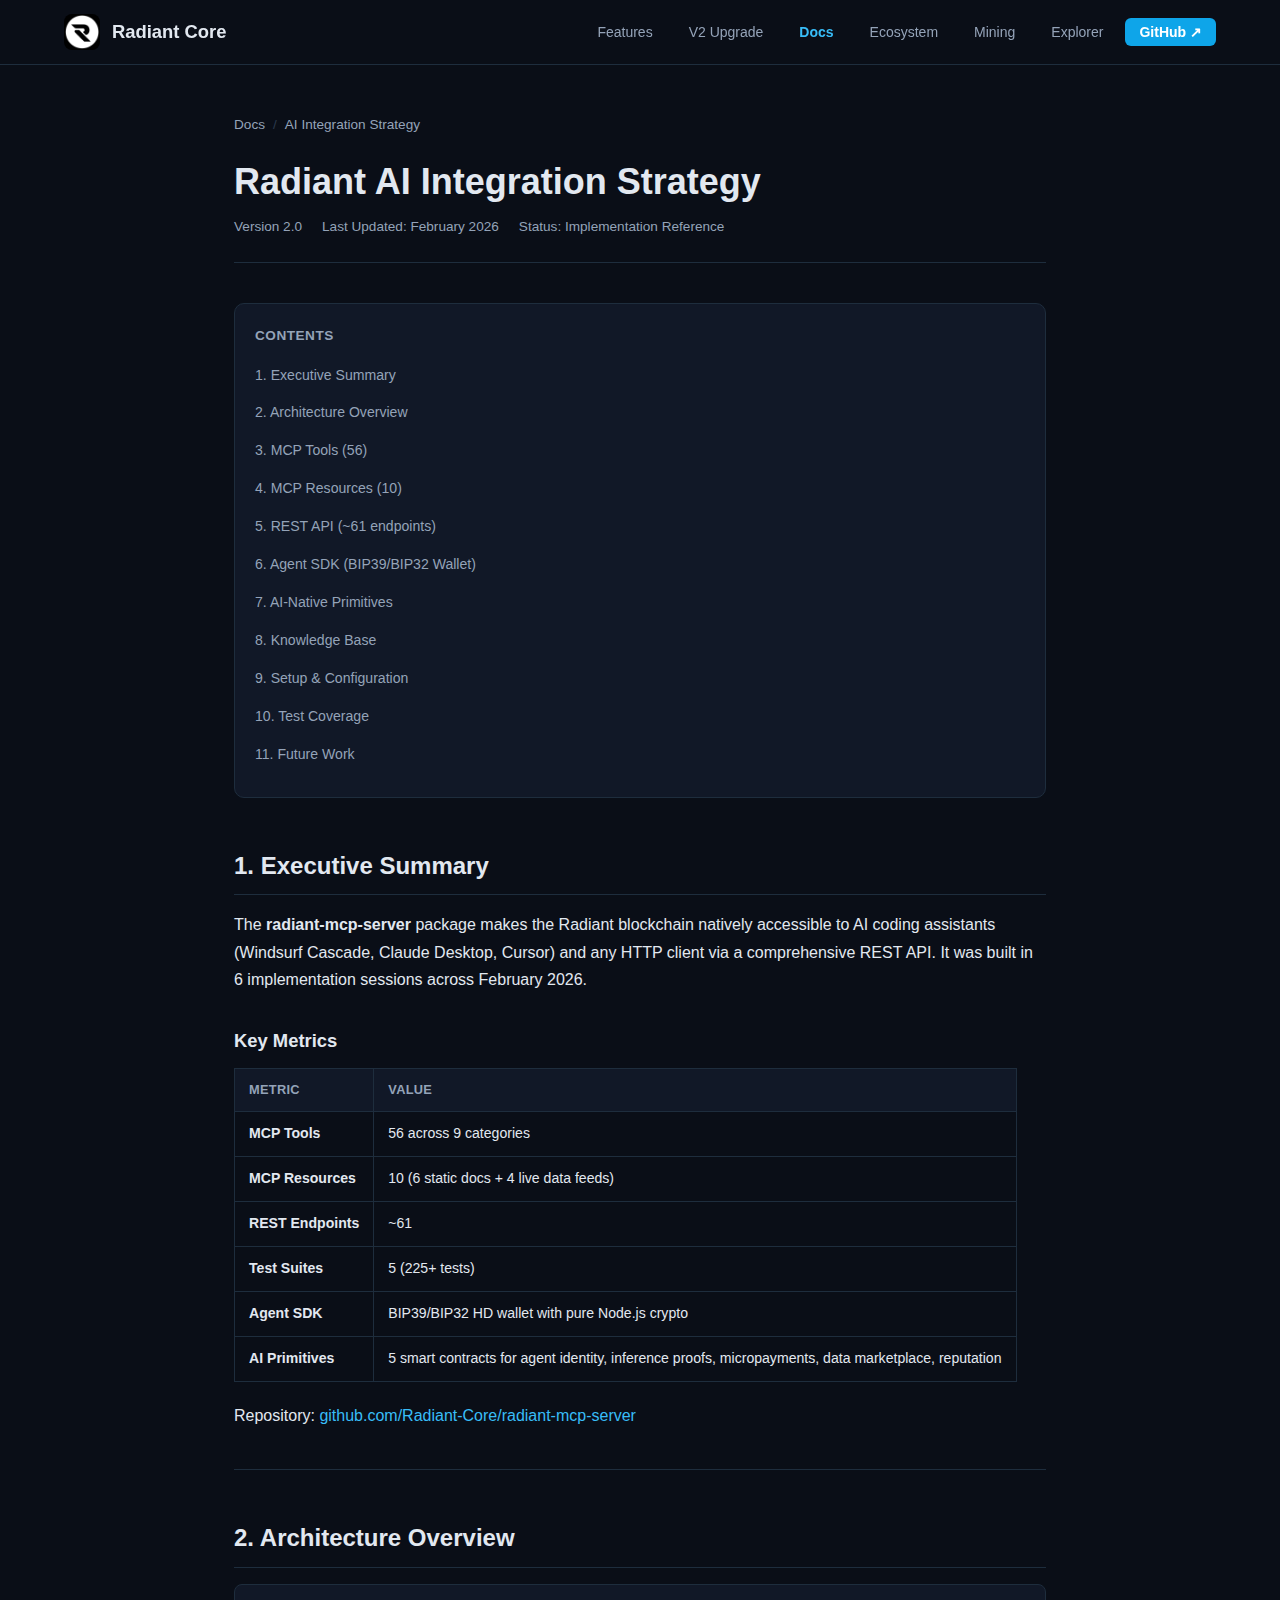
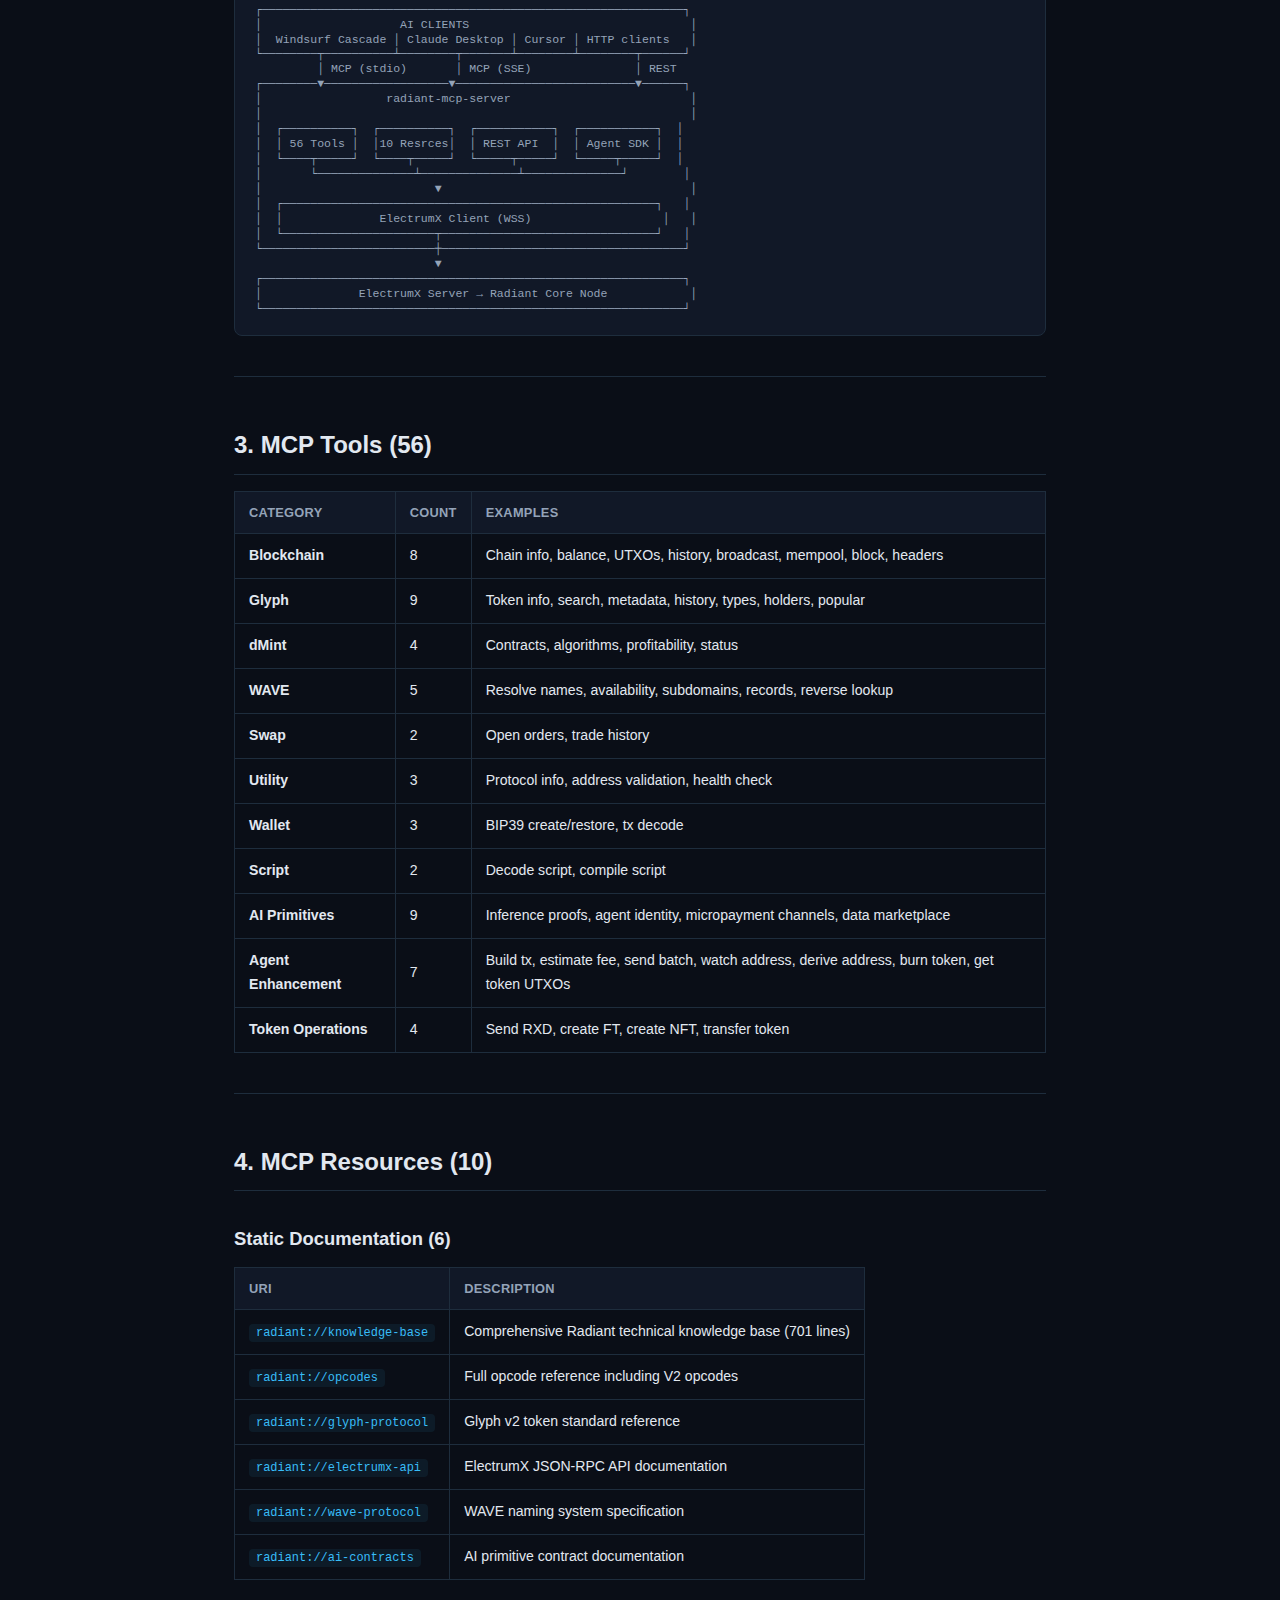
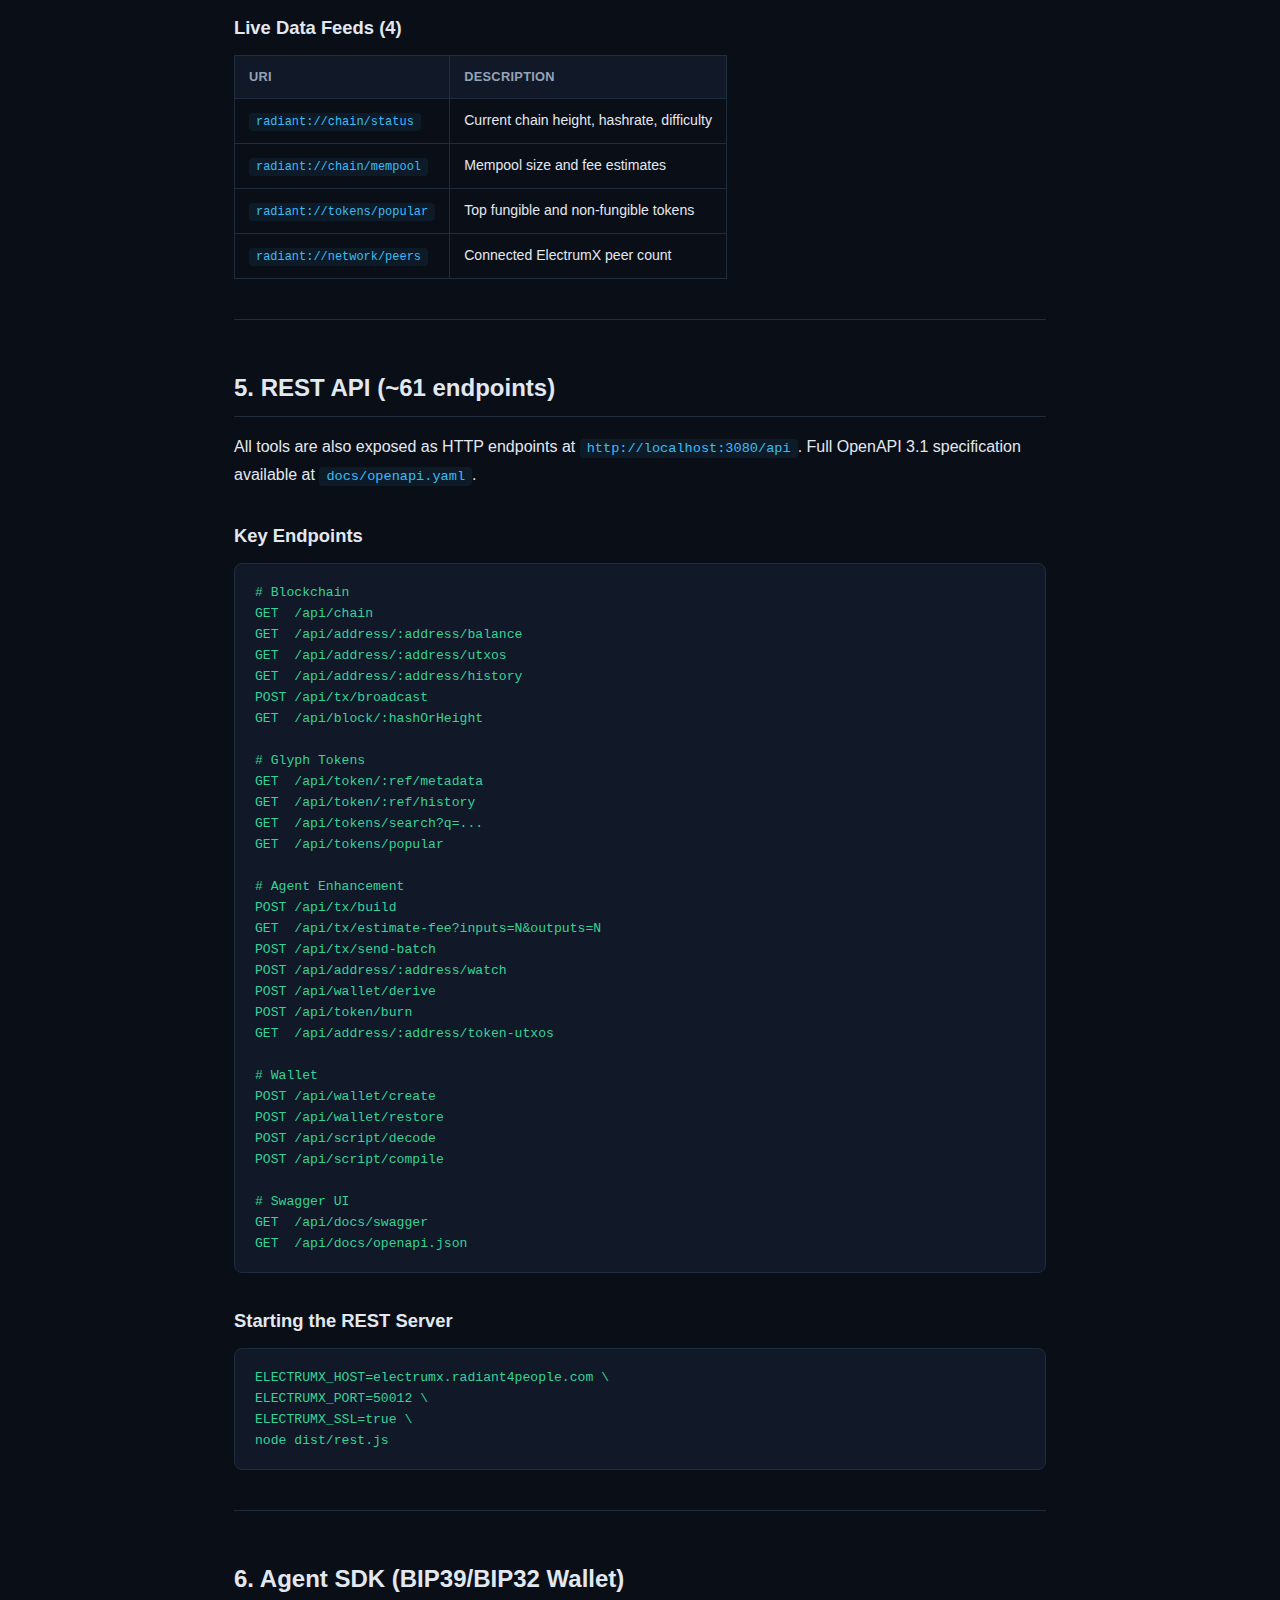
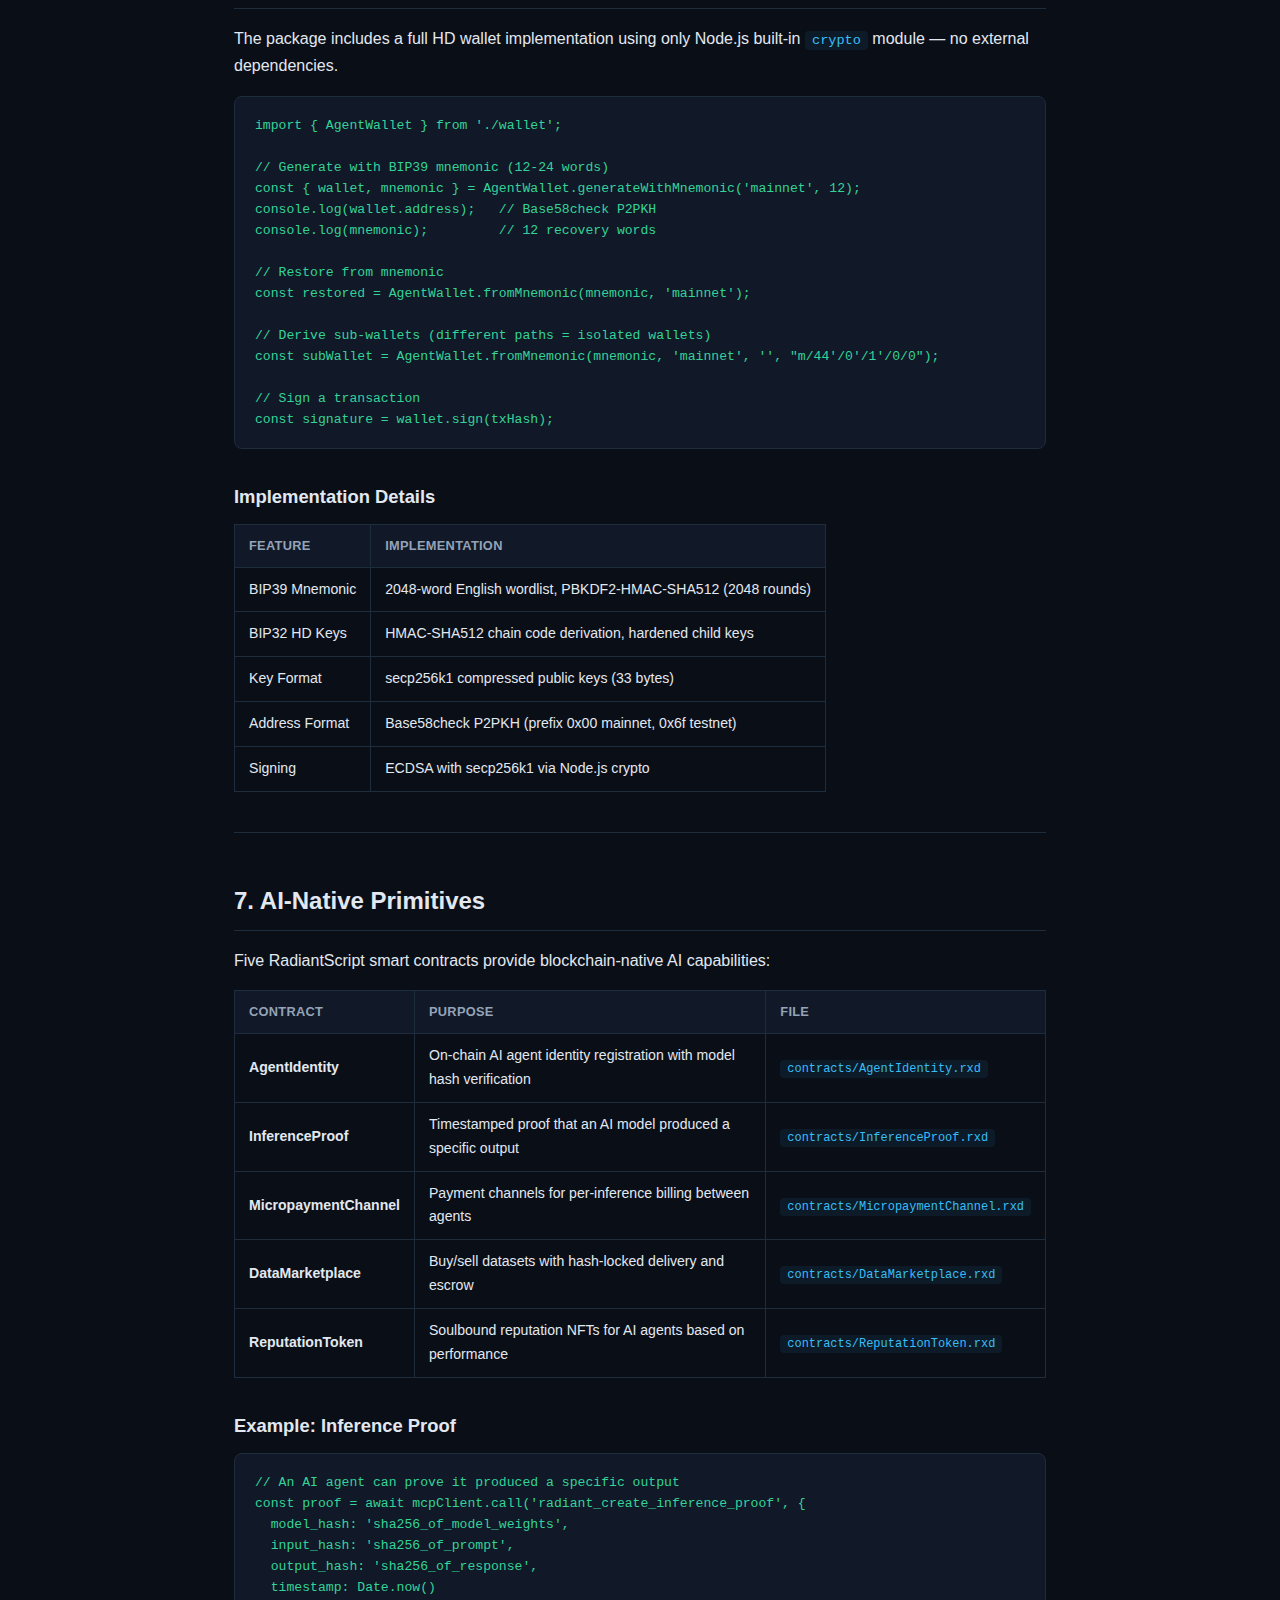
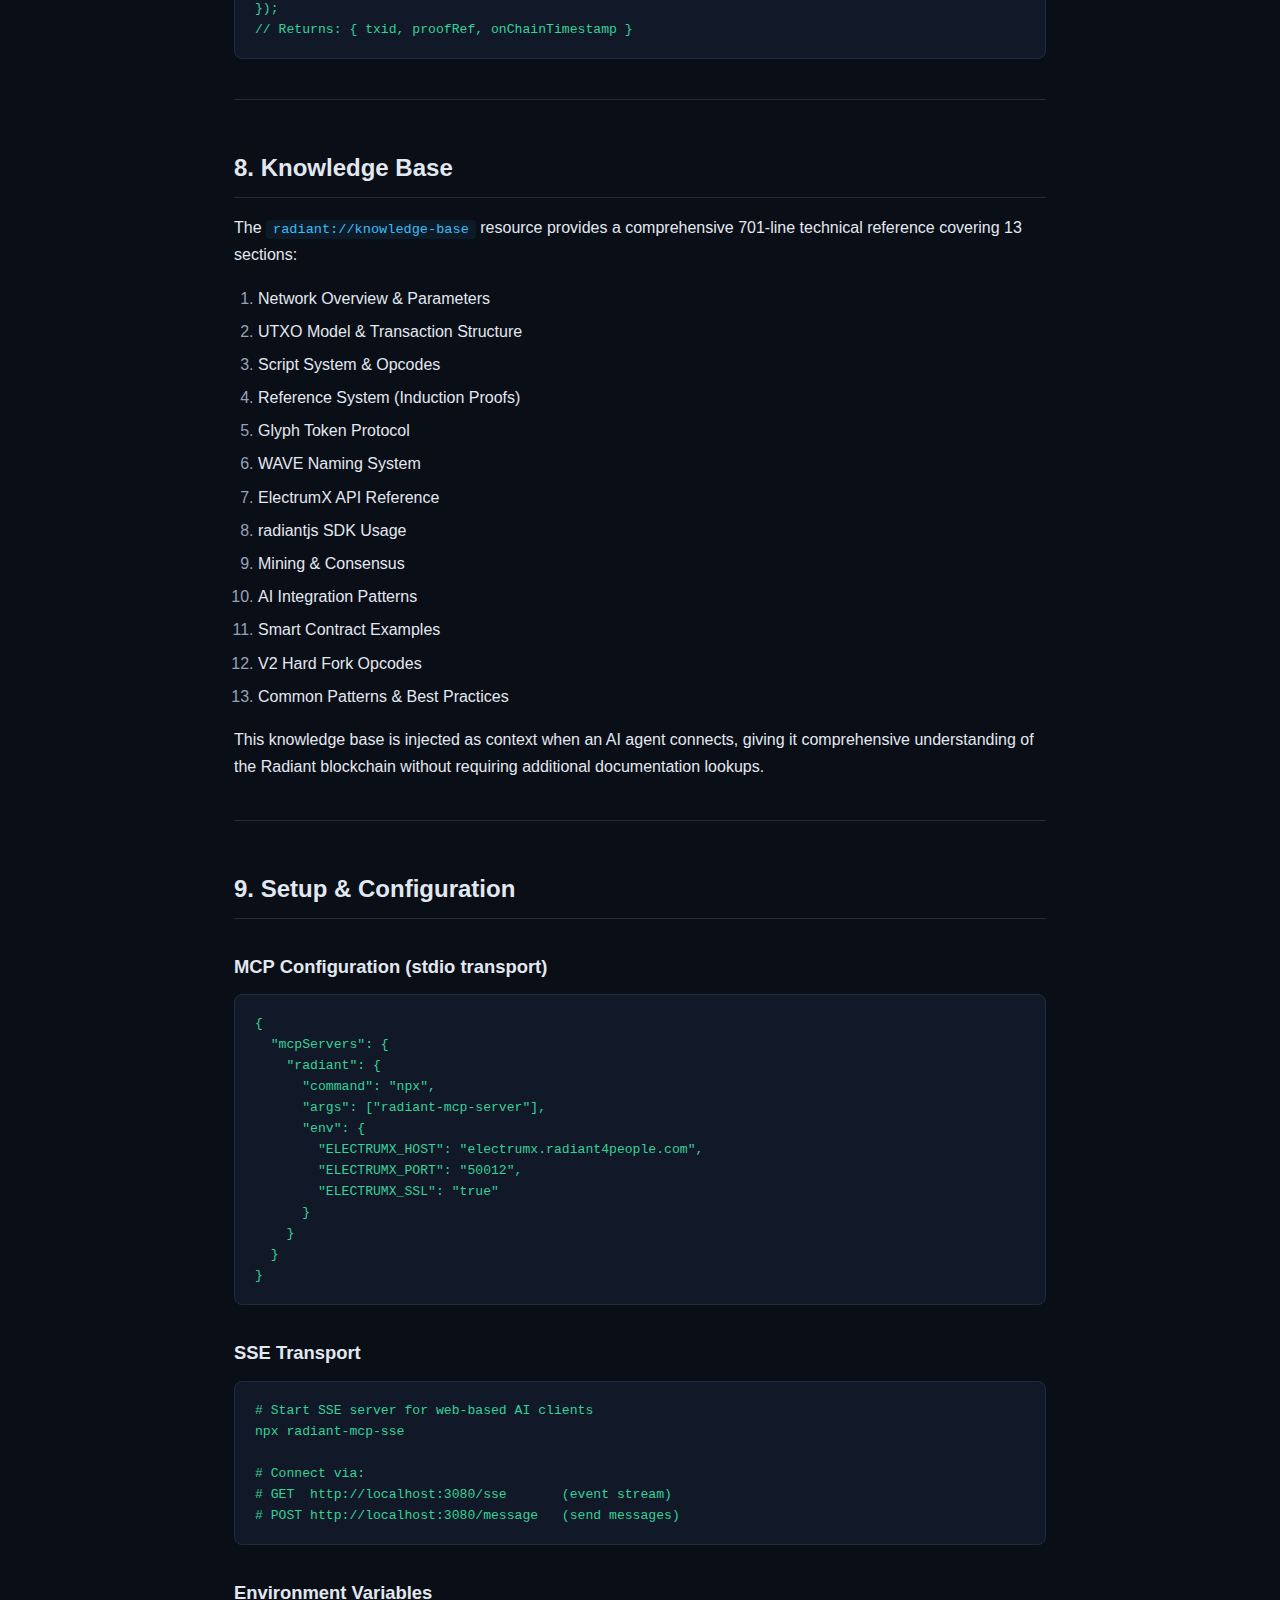
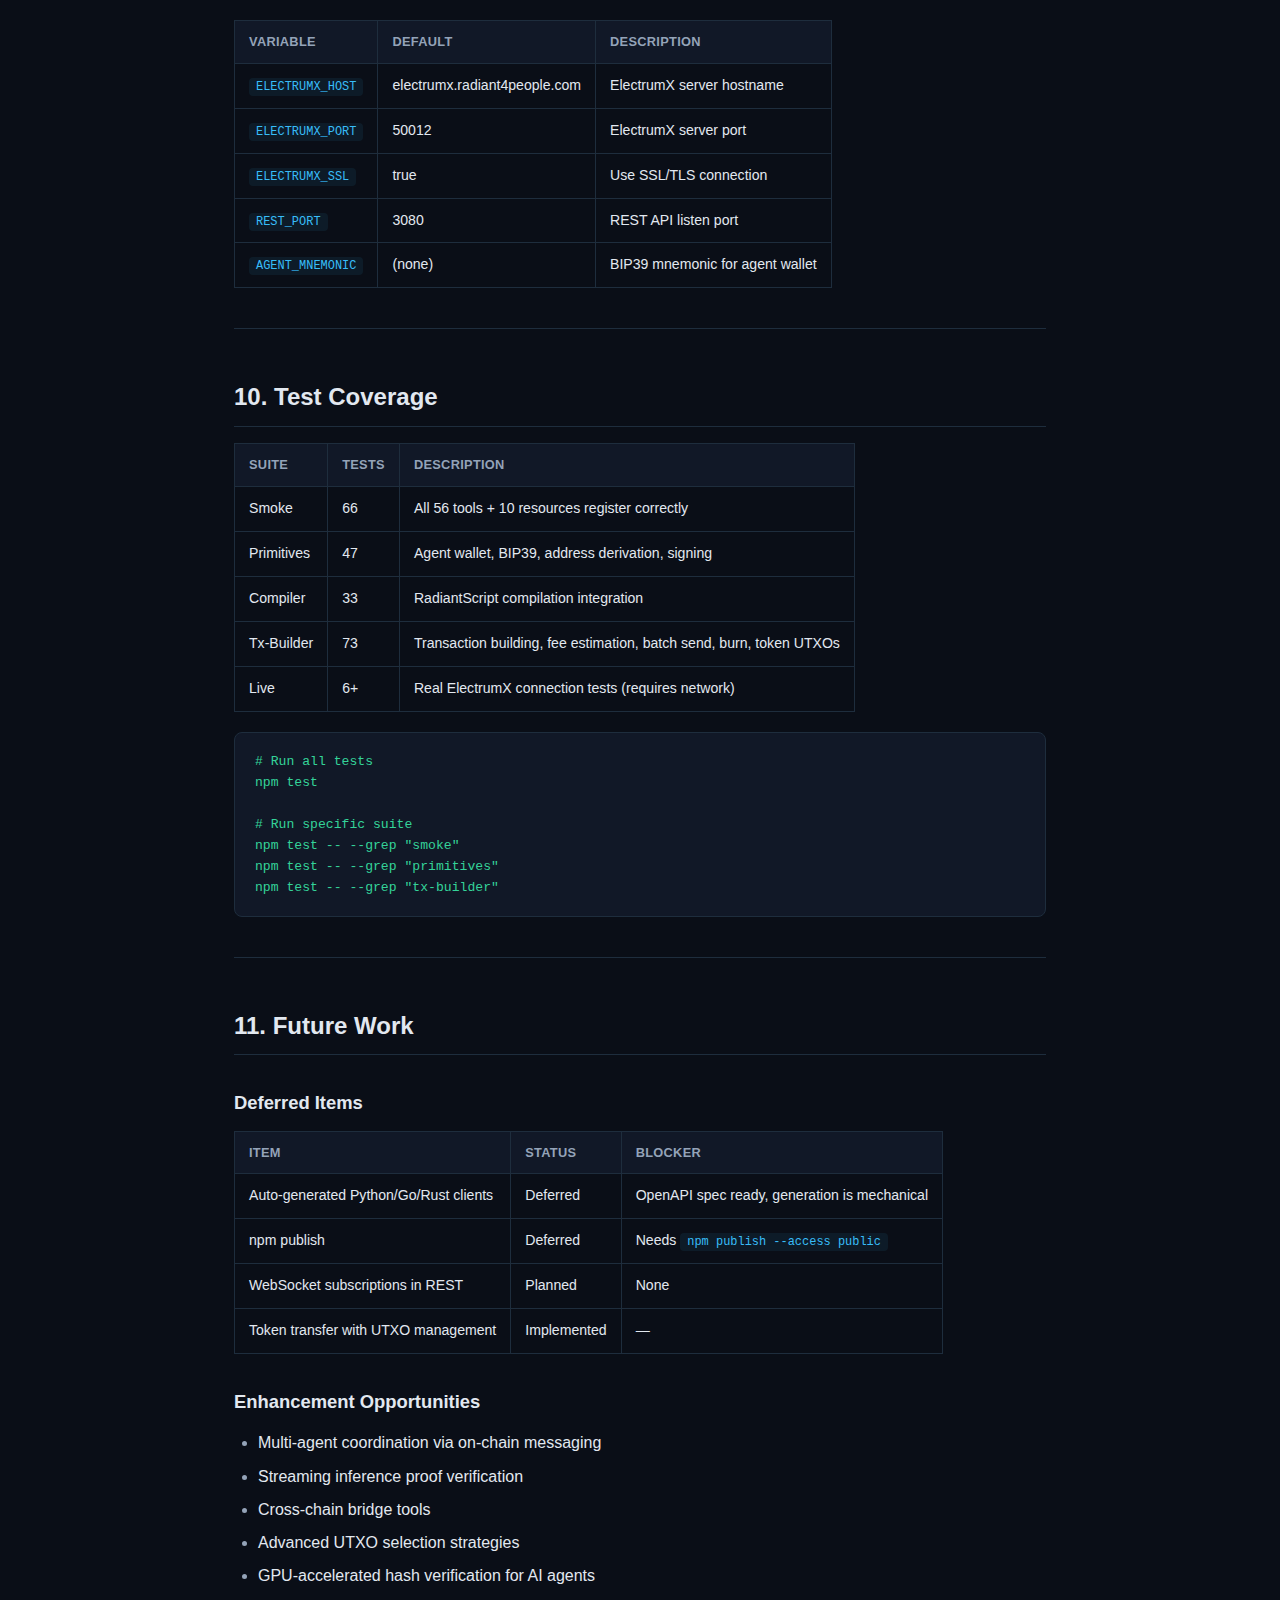
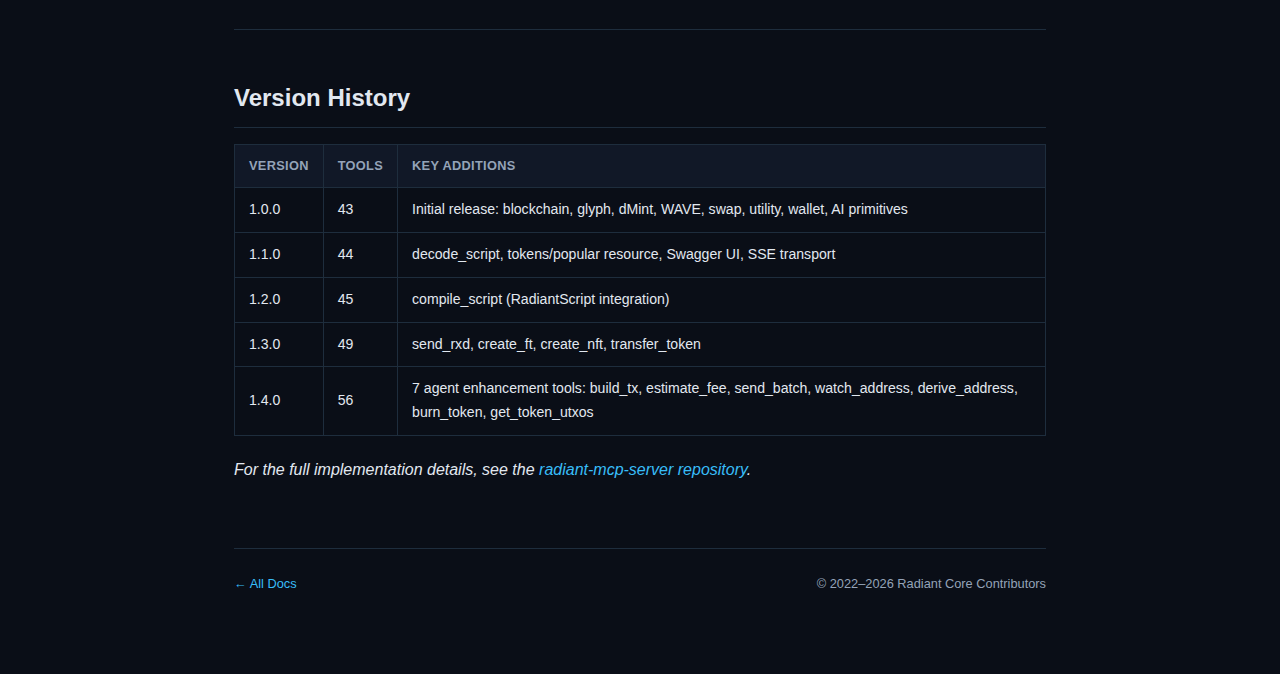
<file: docs/ai-integration.html>
<!DOCTYPE html>
<html lang="en">
<head>
    <meta charset="UTF-8">
    <meta name="viewport" content="width=device-width, initial-scale=1.0">
    <title>AI Integration Strategy — Radiant Core Docs</title>
    <meta name="description" content="Radiant AI Integration Strategy: MCP server architecture, 56 tools, REST API, Agent SDK with BIP39 wallets, test coverage, and roadmap.">
    <link rel="icon" type="image/x-icon" href="../favicon.ico">
    <link rel="stylesheet" href="docs.css">
</head>
<body>

<nav class="navbar">
    <div class="container">
        <a href="../" class="nav-brand"><img src="../radiant-logo-darkmode.jpg" alt="Radiant"> Radiant Core</a>
        <button class="hamburger" onclick="document.querySelector('.nav-links').classList.toggle('open')" aria-label="Menu">&#9776;</button>
        <ul class="nav-links">
            <li><a href="../#features">Features</a></li>
            <li><a href="../#v2-upgrade">V2 Upgrade</a></li>
            <li><a href="./" class="nav-active">Docs</a></li>
            <li><a href="../#ecosystem">Ecosystem</a></li>
            <li><a href="../#mining">Mining</a></li>
            <li><a href="../explorer/">Explorer</a></li>
            <li><a href="https://github.com/Radiant-Core" class="nav-cta">GitHub ↗</a></li>
        </ul>
    </div>
</nav>

<div class="doc-container">
    <div class="breadcrumb"><a href="./">Docs</a> <span class="sep">/</span> <span>AI Integration Strategy</span></div>

    <div class="doc-header">
        <h1>Radiant AI Integration Strategy</h1>
        <div class="doc-meta"><span>Version 2.0</span> <span>Last Updated: February 2026</span> <span>Status: Implementation Reference</span></div>
    </div>

    <nav class="doc-toc">
        <h3>Contents</h3>
        <ul>
            <li><a href="#executive-summary">1. Executive Summary</a></li>
            <li><a href="#architecture">2. Architecture Overview</a></li>
            <li><a href="#mcp-tools">3. MCP Tools (56)</a></li>
            <li><a href="#mcp-resources">4. MCP Resources (10)</a></li>
            <li><a href="#rest-api">5. REST API (~61 endpoints)</a></li>
            <li><a href="#agent-sdk">6. Agent SDK (BIP39/BIP32 Wallet)</a></li>
            <li><a href="#ai-primitives">7. AI-Native Primitives</a></li>
            <li><a href="#knowledge-base">8. Knowledge Base</a></li>
            <li><a href="#setup">9. Setup &amp; Configuration</a></li>
            <li><a href="#test-coverage">10. Test Coverage</a></li>
            <li><a href="#future-work">11. Future Work</a></li>
        </ul>
    </nav>

    <div class="doc-content">

<h2 id="executive-summary">1. Executive Summary</h2>

<p>The <strong>radiant-mcp-server</strong> package makes the Radiant blockchain natively accessible to AI coding assistants (Windsurf Cascade, Claude Desktop, Cursor) and any HTTP client via a comprehensive REST API. It was built in 6 implementation sessions across February 2026.</p>

<h3>Key Metrics</h3>
<table>
<thead><tr><th>Metric</th><th>Value</th></tr></thead>
<tbody>
<tr><td><strong>MCP Tools</strong></td><td>56 across 9 categories</td></tr>
<tr><td><strong>MCP Resources</strong></td><td>10 (6 static docs + 4 live data feeds)</td></tr>
<tr><td><strong>REST Endpoints</strong></td><td>~61</td></tr>
<tr><td><strong>Test Suites</strong></td><td>5 (225+ tests)</td></tr>
<tr><td><strong>Agent SDK</strong></td><td>BIP39/BIP32 HD wallet with pure Node.js crypto</td></tr>
<tr><td><strong>AI Primitives</strong></td><td>5 smart contracts for agent identity, inference proofs, micropayments, data marketplace, reputation</td></tr>
</tbody>
</table>

<p>Repository: <a href="https://github.com/Radiant-Core/radiant-mcp-server">github.com/Radiant-Core/radiant-mcp-server</a></p>

<hr>

<h2 id="architecture">2. Architecture Overview</h2>

<pre class="diagram"><code>┌─────────────────────────────────────────────────────────────┐
│                    AI CLIENTS                                │
│  Windsurf Cascade │ Claude Desktop │ Cursor │ HTTP clients   │
└────────┬──────────┴────────┬───────┴────────┴────────┬──────┘
         │ MCP (stdio)       │ MCP (SSE)               │ REST
┌────────▼──────────────────▼──────────────────────────▼──────┐
│                  radiant-mcp-server                          │
│                                                              │
│  ┌──────────┐  ┌──────────┐  ┌───────────┐  ┌───────────┐  │
│  │ 56 Tools │  │10 Resrces│  │ REST API  │  │ Agent SDK │  │
│  └────┬─────┘  └────┬─────┘  └─────┬─────┘  └─────┬─────┘  │
│       └──────────────┴──────────────┴──────────────┘        │
│                         ▼                                    │
│  ┌──────────────────────────────────────────────────────┐   │
│  │              ElectrumX Client (WSS)                   │   │
│  └──────────────────────┬───────────────────────────────┘   │
└─────────────────────────┼───────────────────────────────────┘
                          ▼
┌─────────────────────────────────────────────────────────────┐
│              ElectrumX Server → Radiant Core Node            │
└─────────────────────────────────────────────────────────────┘</code></pre>

<hr>

<h2 id="mcp-tools">3. MCP Tools (56)</h2>

<table>
<thead><tr><th>Category</th><th>Count</th><th>Examples</th></tr></thead>
<tbody>
<tr><td><strong>Blockchain</strong></td><td>8</td><td>Chain info, balance, UTXOs, history, broadcast, mempool, block, headers</td></tr>
<tr><td><strong>Glyph</strong></td><td>9</td><td>Token info, search, metadata, history, types, holders, popular</td></tr>
<tr><td><strong>dMint</strong></td><td>4</td><td>Contracts, algorithms, profitability, status</td></tr>
<tr><td><strong>WAVE</strong></td><td>5</td><td>Resolve names, availability, subdomains, records, reverse lookup</td></tr>
<tr><td><strong>Swap</strong></td><td>2</td><td>Open orders, trade history</td></tr>
<tr><td><strong>Utility</strong></td><td>3</td><td>Protocol info, address validation, health check</td></tr>
<tr><td><strong>Wallet</strong></td><td>3</td><td>BIP39 create/restore, tx decode</td></tr>
<tr><td><strong>Script</strong></td><td>2</td><td>Decode script, compile script</td></tr>
<tr><td><strong>AI Primitives</strong></td><td>9</td><td>Inference proofs, agent identity, micropayment channels, data marketplace</td></tr>
<tr><td><strong>Agent Enhancement</strong></td><td>7</td><td>Build tx, estimate fee, send batch, watch address, derive address, burn token, get token UTXOs</td></tr>
<tr><td><strong>Token Operations</strong></td><td>4</td><td>Send RXD, create FT, create NFT, transfer token</td></tr>
</tbody>
</table>

<hr>

<h2 id="mcp-resources">4. MCP Resources (10)</h2>

<h3>Static Documentation (6)</h3>
<table>
<thead><tr><th>URI</th><th>Description</th></tr></thead>
<tbody>
<tr><td><code>radiant://knowledge-base</code></td><td>Comprehensive Radiant technical knowledge base (701 lines)</td></tr>
<tr><td><code>radiant://opcodes</code></td><td>Full opcode reference including V2 opcodes</td></tr>
<tr><td><code>radiant://glyph-protocol</code></td><td>Glyph v2 token standard reference</td></tr>
<tr><td><code>radiant://electrumx-api</code></td><td>ElectrumX JSON-RPC API documentation</td></tr>
<tr><td><code>radiant://wave-protocol</code></td><td>WAVE naming system specification</td></tr>
<tr><td><code>radiant://ai-contracts</code></td><td>AI primitive contract documentation</td></tr>
</tbody>
</table>

<h3>Live Data Feeds (4)</h3>
<table>
<thead><tr><th>URI</th><th>Description</th></tr></thead>
<tbody>
<tr><td><code>radiant://chain/status</code></td><td>Current chain height, hashrate, difficulty</td></tr>
<tr><td><code>radiant://chain/mempool</code></td><td>Mempool size and fee estimates</td></tr>
<tr><td><code>radiant://tokens/popular</code></td><td>Top fungible and non-fungible tokens</td></tr>
<tr><td><code>radiant://network/peers</code></td><td>Connected ElectrumX peer count</td></tr>
</tbody>
</table>

<hr>

<h2 id="rest-api">5. REST API (~61 endpoints)</h2>

<p>All tools are also exposed as HTTP endpoints at <code>http://localhost:3080/api</code>. Full OpenAPI 3.1 specification available at <code>docs/openapi.yaml</code>.</p>

<h3>Key Endpoints</h3>
<pre><code># Blockchain
GET  /api/chain
GET  /api/address/:address/balance
GET  /api/address/:address/utxos
GET  /api/address/:address/history
POST /api/tx/broadcast
GET  /api/block/:hashOrHeight

# Glyph Tokens
GET  /api/token/:ref/metadata
GET  /api/token/:ref/history
GET  /api/tokens/search?q=...
GET  /api/tokens/popular

# Agent Enhancement
POST /api/tx/build
GET  /api/tx/estimate-fee?inputs=N&amp;outputs=N
POST /api/tx/send-batch
POST /api/address/:address/watch
POST /api/wallet/derive
POST /api/token/burn
GET  /api/address/:address/token-utxos

# Wallet
POST /api/wallet/create
POST /api/wallet/restore
POST /api/script/decode
POST /api/script/compile

# Swagger UI
GET  /api/docs/swagger
GET  /api/docs/openapi.json</code></pre>

<h3>Starting the REST Server</h3>
<pre><code>ELECTRUMX_HOST=electrumx.radiant4people.com \
ELECTRUMX_PORT=50012 \
ELECTRUMX_SSL=true \
node dist/rest.js</code></pre>

<hr>

<h2 id="agent-sdk">6. Agent SDK (BIP39/BIP32 Wallet)</h2>

<p>The package includes a full HD wallet implementation using only Node.js built-in <code>crypto</code> module — no external dependencies.</p>

<pre><code>import { AgentWallet } from './wallet';

// Generate with BIP39 mnemonic (12-24 words)
const { wallet, mnemonic } = AgentWallet.generateWithMnemonic('mainnet', 12);
console.log(wallet.address);   // Base58check P2PKH
console.log(mnemonic);         // 12 recovery words

// Restore from mnemonic
const restored = AgentWallet.fromMnemonic(mnemonic, 'mainnet');

// Derive sub-wallets (different paths = isolated wallets)
const subWallet = AgentWallet.fromMnemonic(mnemonic, 'mainnet', '', "m/44'/0'/1'/0/0");

// Sign a transaction
const signature = wallet.sign(txHash);</code></pre>

<h3>Implementation Details</h3>
<table>
<thead><tr><th>Feature</th><th>Implementation</th></tr></thead>
<tbody>
<tr><td>BIP39 Mnemonic</td><td>2048-word English wordlist, PBKDF2-HMAC-SHA512 (2048 rounds)</td></tr>
<tr><td>BIP32 HD Keys</td><td>HMAC-SHA512 chain code derivation, hardened child keys</td></tr>
<tr><td>Key Format</td><td>secp256k1 compressed public keys (33 bytes)</td></tr>
<tr><td>Address Format</td><td>Base58check P2PKH (prefix 0x00 mainnet, 0x6f testnet)</td></tr>
<tr><td>Signing</td><td>ECDSA with secp256k1 via Node.js crypto</td></tr>
</tbody>
</table>

<hr>

<h2 id="ai-primitives">7. AI-Native Primitives</h2>

<p>Five RadiantScript smart contracts provide blockchain-native AI capabilities:</p>

<table>
<thead><tr><th>Contract</th><th>Purpose</th><th>File</th></tr></thead>
<tbody>
<tr><td><strong>AgentIdentity</strong></td><td>On-chain AI agent identity registration with model hash verification</td><td><code>contracts/AgentIdentity.rxd</code></td></tr>
<tr><td><strong>InferenceProof</strong></td><td>Timestamped proof that an AI model produced a specific output</td><td><code>contracts/InferenceProof.rxd</code></td></tr>
<tr><td><strong>MicropaymentChannel</strong></td><td>Payment channels for per-inference billing between agents</td><td><code>contracts/MicropaymentChannel.rxd</code></td></tr>
<tr><td><strong>DataMarketplace</strong></td><td>Buy/sell datasets with hash-locked delivery and escrow</td><td><code>contracts/DataMarketplace.rxd</code></td></tr>
<tr><td><strong>ReputationToken</strong></td><td>Soulbound reputation NFTs for AI agents based on performance</td><td><code>contracts/ReputationToken.rxd</code></td></tr>
</tbody>
</table>

<h3>Example: Inference Proof</h3>
<pre><code>// An AI agent can prove it produced a specific output
const proof = await mcpClient.call('radiant_create_inference_proof', {
  model_hash: 'sha256_of_model_weights',
  input_hash: 'sha256_of_prompt',
  output_hash: 'sha256_of_response',
  timestamp: Date.now()
});
// Returns: { txid, proofRef, onChainTimestamp }</code></pre>

<hr>

<h2 id="knowledge-base">8. Knowledge Base</h2>

<p>The <code>radiant://knowledge-base</code> resource provides a comprehensive 701-line technical reference covering 13 sections:</p>

<ol>
<li>Network Overview &amp; Parameters</li>
<li>UTXO Model &amp; Transaction Structure</li>
<li>Script System &amp; Opcodes</li>
<li>Reference System (Induction Proofs)</li>
<li>Glyph Token Protocol</li>
<li>WAVE Naming System</li>
<li>ElectrumX API Reference</li>
<li>radiantjs SDK Usage</li>
<li>Mining &amp; Consensus</li>
<li>AI Integration Patterns</li>
<li>Smart Contract Examples</li>
<li>V2 Hard Fork Opcodes</li>
<li>Common Patterns &amp; Best Practices</li>
</ol>

<p>This knowledge base is injected as context when an AI agent connects, giving it comprehensive understanding of the Radiant blockchain without requiring additional documentation lookups.</p>

<hr>

<h2 id="setup">9. Setup &amp; Configuration</h2>

<h3>MCP Configuration (stdio transport)</h3>
<pre><code>{
  "mcpServers": {
    "radiant": {
      "command": "npx",
      "args": ["radiant-mcp-server"],
      "env": {
        "ELECTRUMX_HOST": "electrumx.radiant4people.com",
        "ELECTRUMX_PORT": "50012",
        "ELECTRUMX_SSL": "true"
      }
    }
  }
}</code></pre>

<h3>SSE Transport</h3>
<pre><code># Start SSE server for web-based AI clients
npx radiant-mcp-sse

# Connect via:
# GET  http://localhost:3080/sse       (event stream)
# POST http://localhost:3080/message   (send messages)</code></pre>

<h3>Environment Variables</h3>
<table>
<thead><tr><th>Variable</th><th>Default</th><th>Description</th></tr></thead>
<tbody>
<tr><td><code>ELECTRUMX_HOST</code></td><td>electrumx.radiant4people.com</td><td>ElectrumX server hostname</td></tr>
<tr><td><code>ELECTRUMX_PORT</code></td><td>50012</td><td>ElectrumX server port</td></tr>
<tr><td><code>ELECTRUMX_SSL</code></td><td>true</td><td>Use SSL/TLS connection</td></tr>
<tr><td><code>REST_PORT</code></td><td>3080</td><td>REST API listen port</td></tr>
<tr><td><code>AGENT_MNEMONIC</code></td><td>(none)</td><td>BIP39 mnemonic for agent wallet</td></tr>
</tbody>
</table>

<hr>

<h2 id="test-coverage">10. Test Coverage</h2>

<table>
<thead><tr><th>Suite</th><th>Tests</th><th>Description</th></tr></thead>
<tbody>
<tr><td>Smoke</td><td>66</td><td>All 56 tools + 10 resources register correctly</td></tr>
<tr><td>Primitives</td><td>47</td><td>Agent wallet, BIP39, address derivation, signing</td></tr>
<tr><td>Compiler</td><td>33</td><td>RadiantScript compilation integration</td></tr>
<tr><td>Tx-Builder</td><td>73</td><td>Transaction building, fee estimation, batch send, burn, token UTXOs</td></tr>
<tr><td>Live</td><td>6+</td><td>Real ElectrumX connection tests (requires network)</td></tr>
</tbody>
</table>

<pre><code># Run all tests
npm test

# Run specific suite
npm test -- --grep "smoke"
npm test -- --grep "primitives"
npm test -- --grep "tx-builder"</code></pre>

<hr>

<h2 id="future-work">11. Future Work</h2>

<h3>Deferred Items</h3>
<table>
<thead><tr><th>Item</th><th>Status</th><th>Blocker</th></tr></thead>
<tbody>
<tr><td>Auto-generated Python/Go/Rust clients</td><td>Deferred</td><td>OpenAPI spec ready, generation is mechanical</td></tr>
<tr><td>npm publish</td><td>Deferred</td><td>Needs <code>npm publish --access public</code></td></tr>
<tr><td>WebSocket subscriptions in REST</td><td>Planned</td><td>None</td></tr>
<tr><td>Token transfer with UTXO management</td><td>Implemented</td><td>—</td></tr>
</tbody>
</table>

<h3>Enhancement Opportunities</h3>
<ul>
<li>Multi-agent coordination via on-chain messaging</li>
<li>Streaming inference proof verification</li>
<li>Cross-chain bridge tools</li>
<li>Advanced UTXO selection strategies</li>
<li>GPU-accelerated hash verification for AI agents</li>
</ul>

<hr>

<h2 id="version-history">Version History</h2>

<table>
<thead><tr><th>Version</th><th>Tools</th><th>Key Additions</th></tr></thead>
<tbody>
<tr><td>1.0.0</td><td>43</td><td>Initial release: blockchain, glyph, dMint, WAVE, swap, utility, wallet, AI primitives</td></tr>
<tr><td>1.1.0</td><td>44</td><td>decode_script, tokens/popular resource, Swagger UI, SSE transport</td></tr>
<tr><td>1.2.0</td><td>45</td><td>compile_script (RadiantScript integration)</td></tr>
<tr><td>1.3.0</td><td>49</td><td>send_rxd, create_ft, create_nft, transfer_token</td></tr>
<tr><td>1.4.0</td><td>56</td><td>7 agent enhancement tools: build_tx, estimate_fee, send_batch, watch_address, derive_address, burn_token, get_token_utxos</td></tr>
</tbody>
</table>

<p><em>For the full implementation details, see the <a href="https://github.com/Radiant-Core/radiant-mcp-server">radiant-mcp-server repository</a>.</em></p>

    </div>
    <div class="doc-footer">
        <span><a href="./">← All Docs</a></span>
        <span>&copy; 2022–2026 Radiant Core Contributors</span>
    </div>
</div>
</body>
</html>
</file>
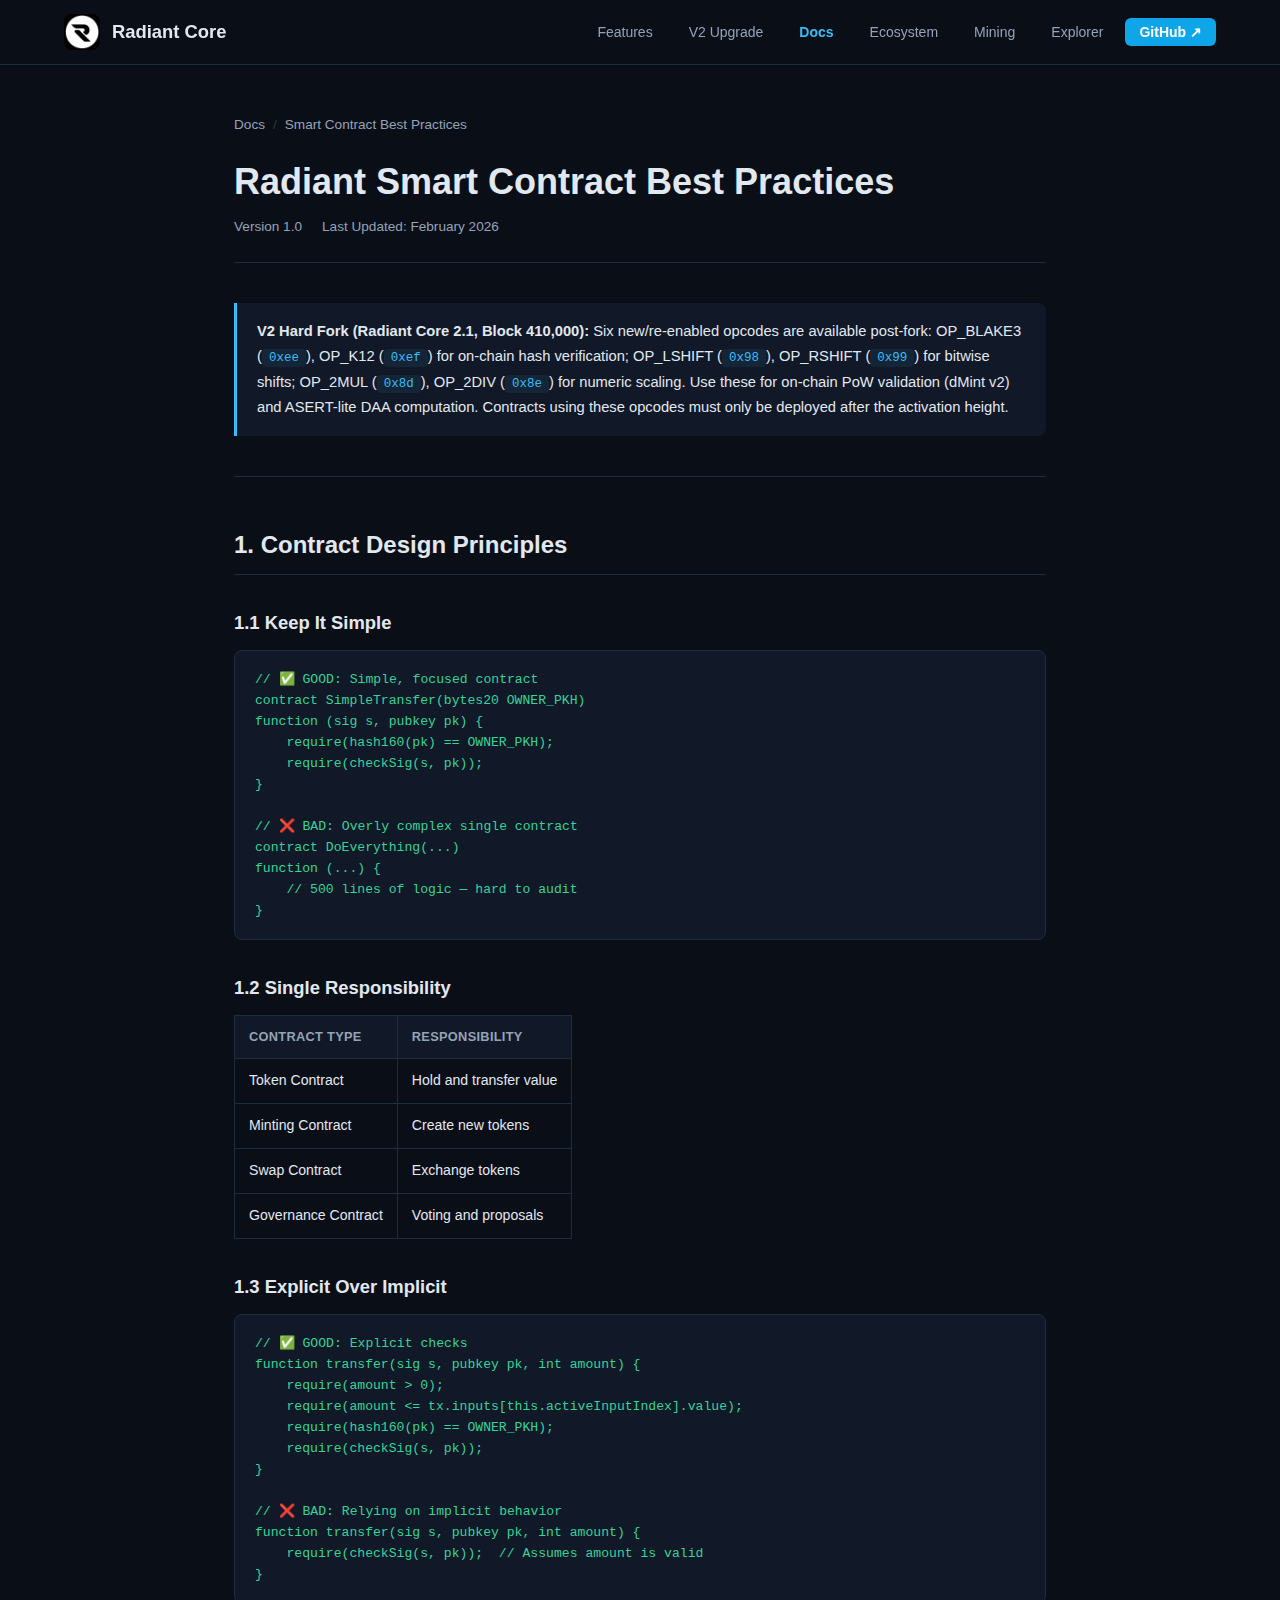
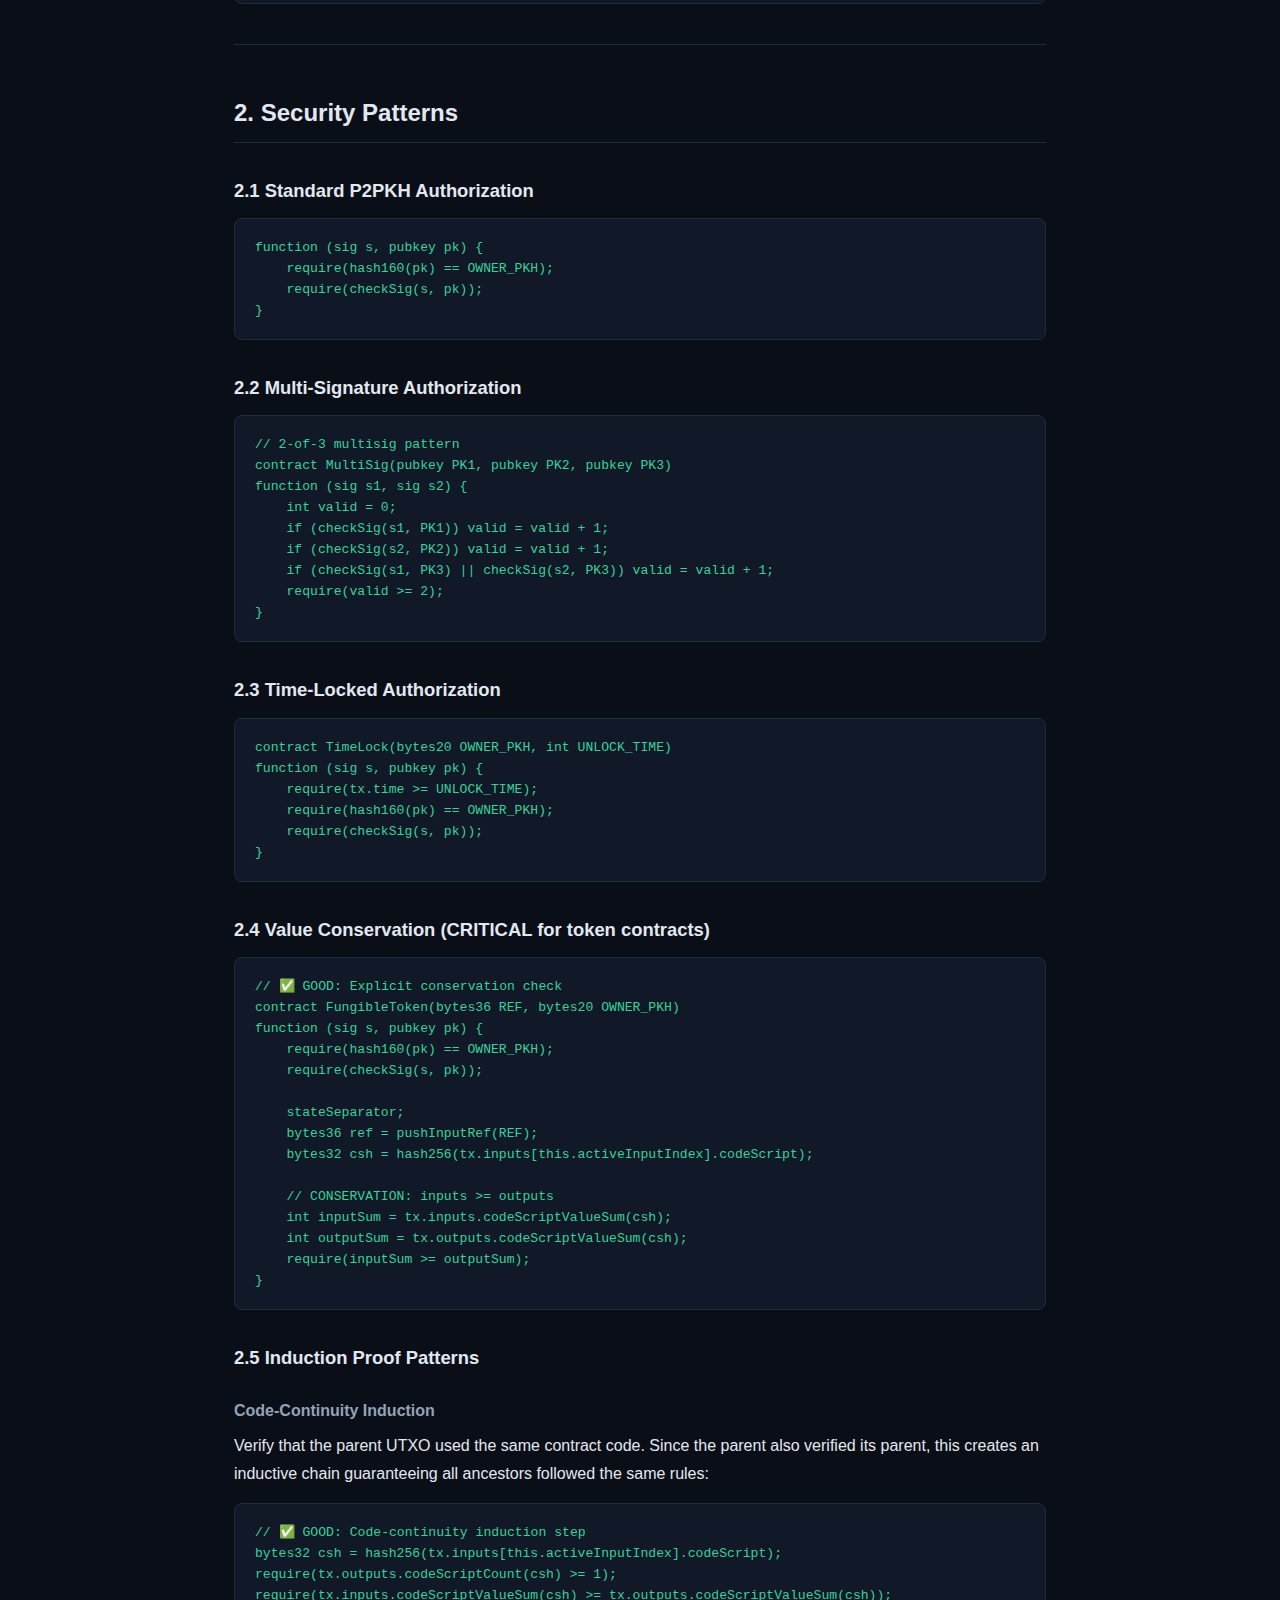
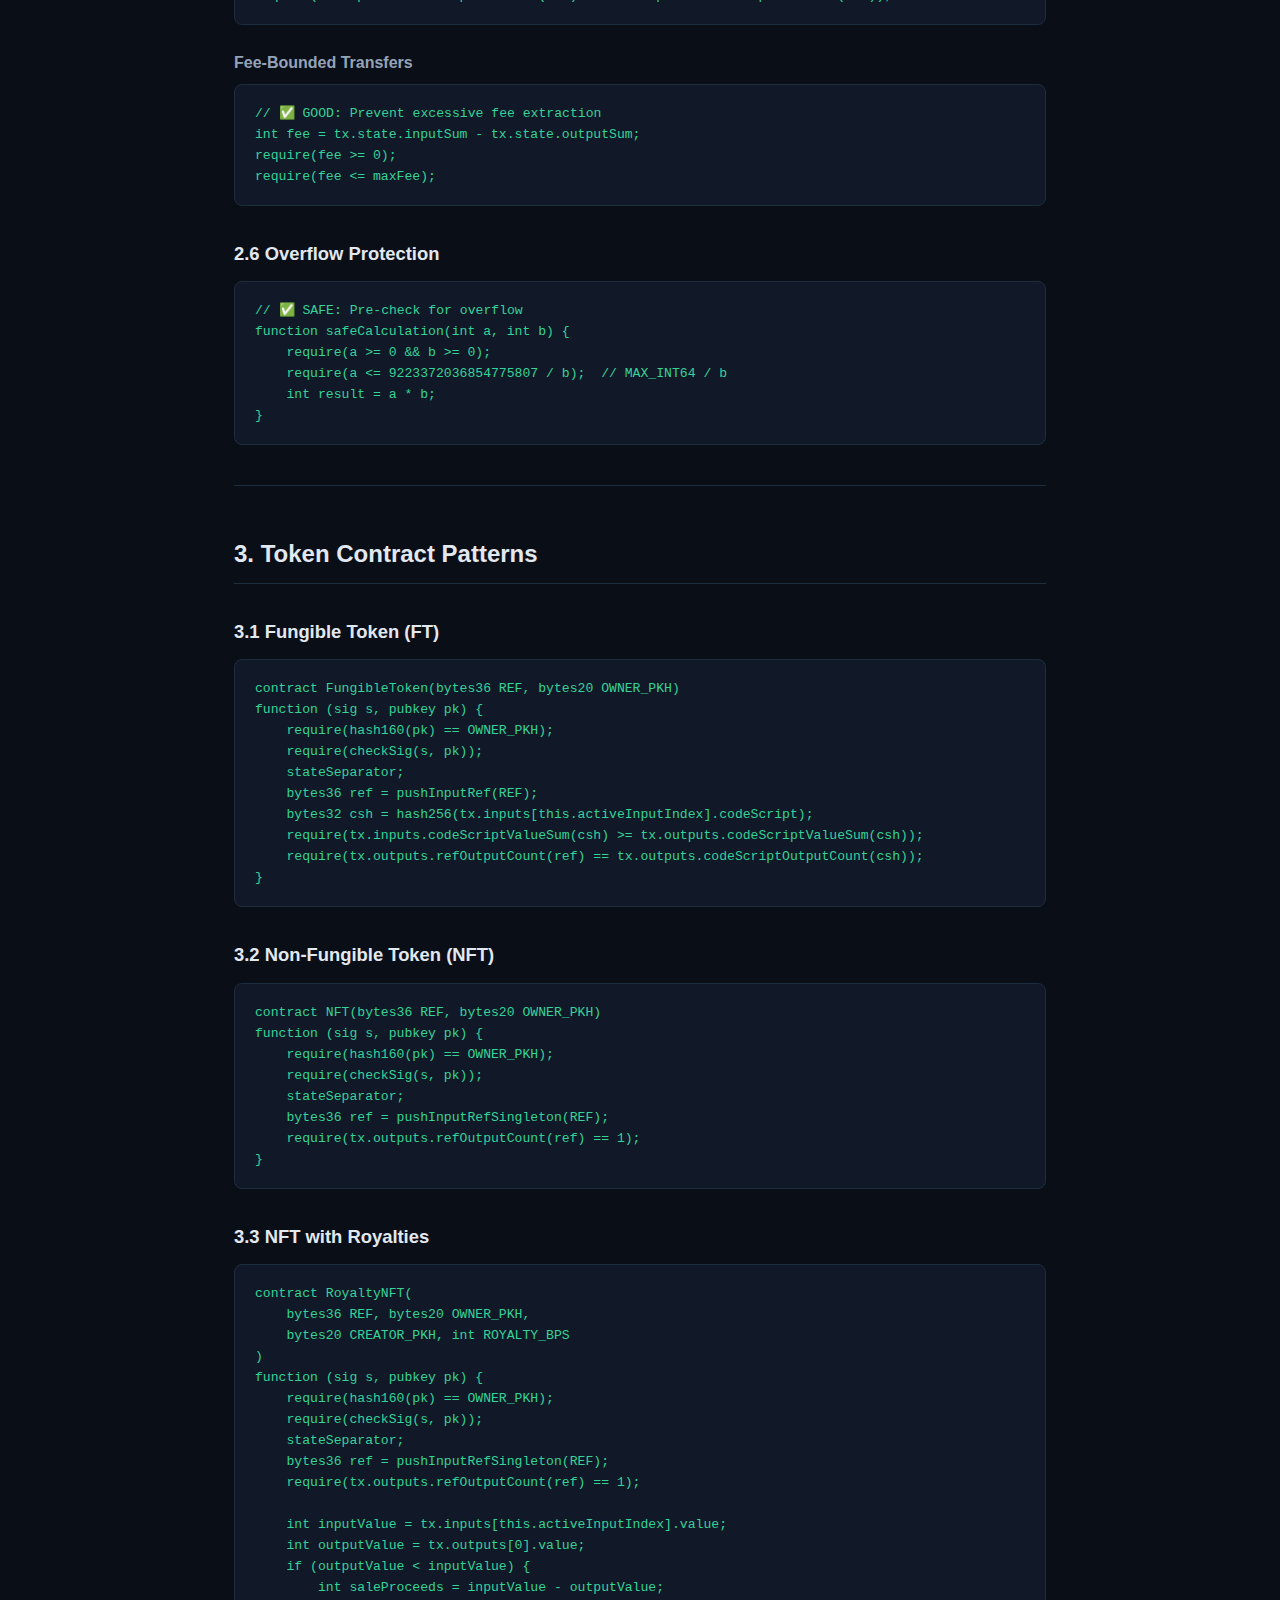
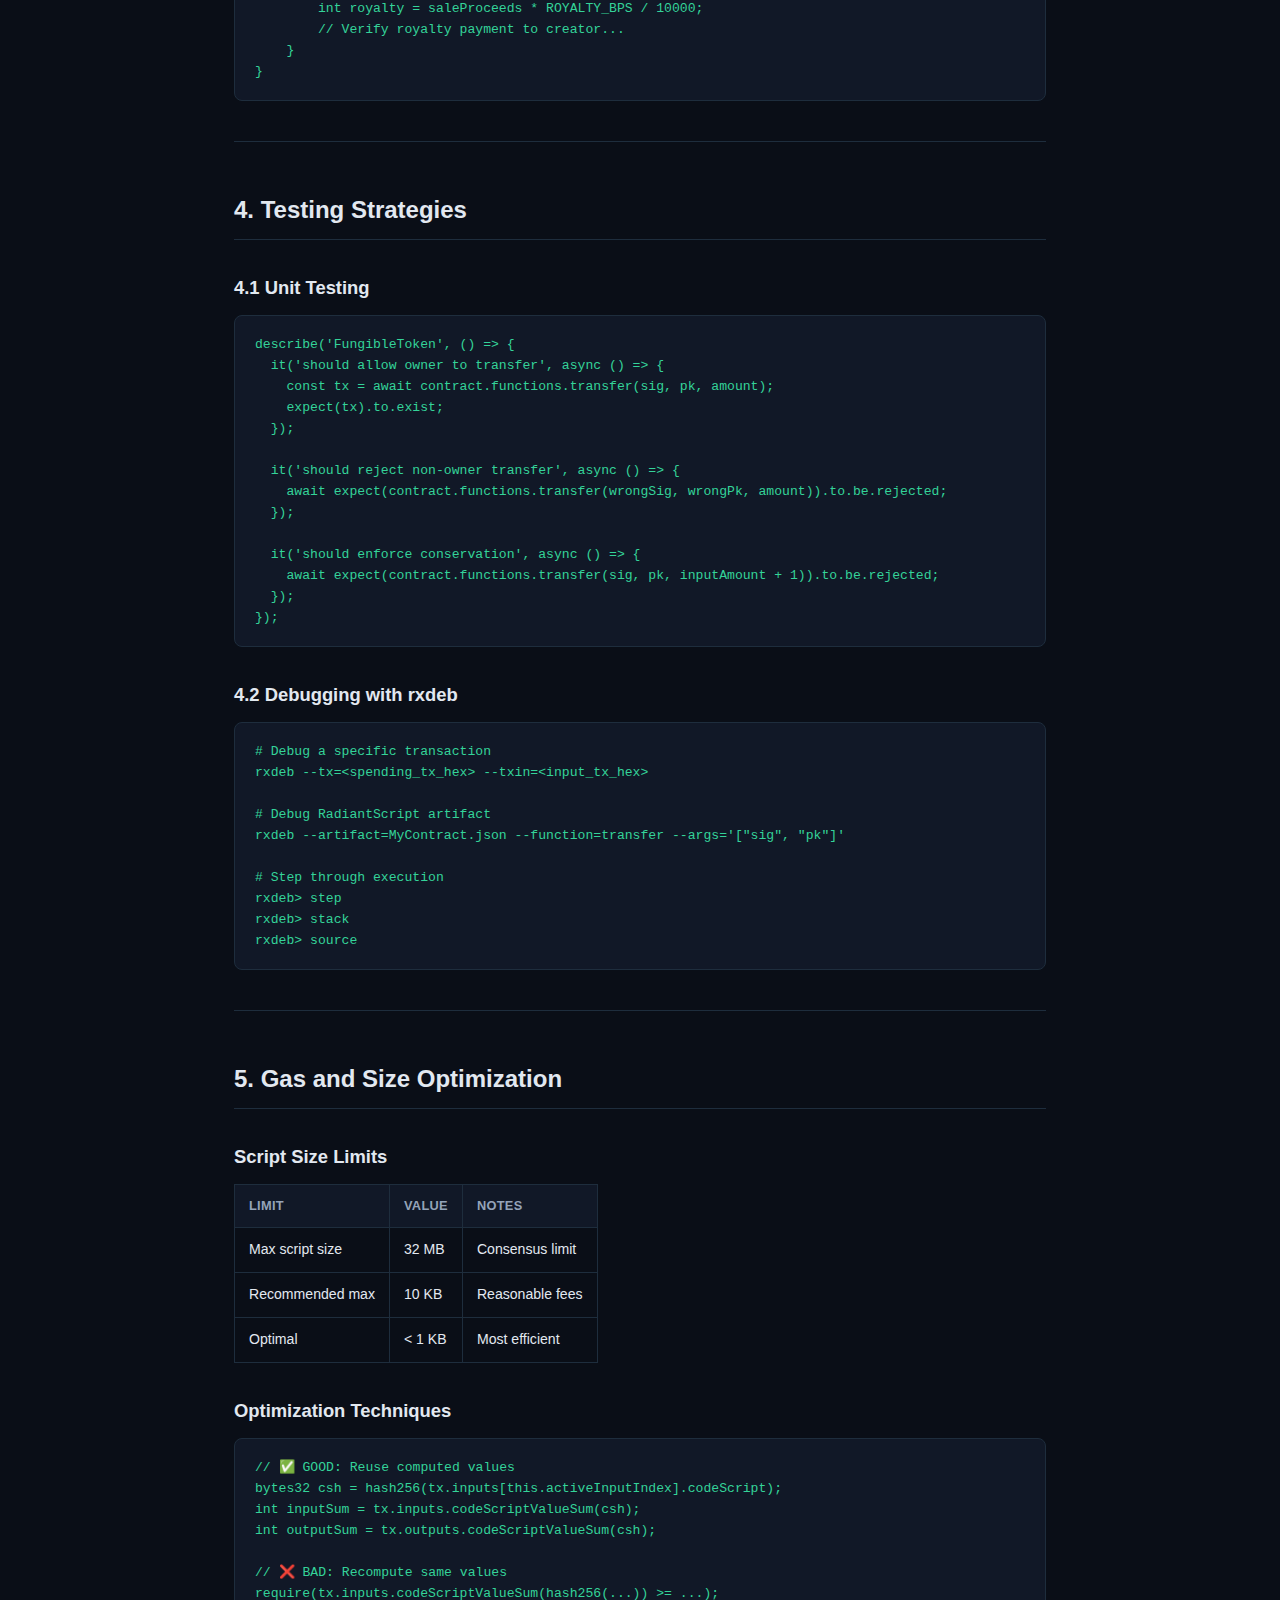
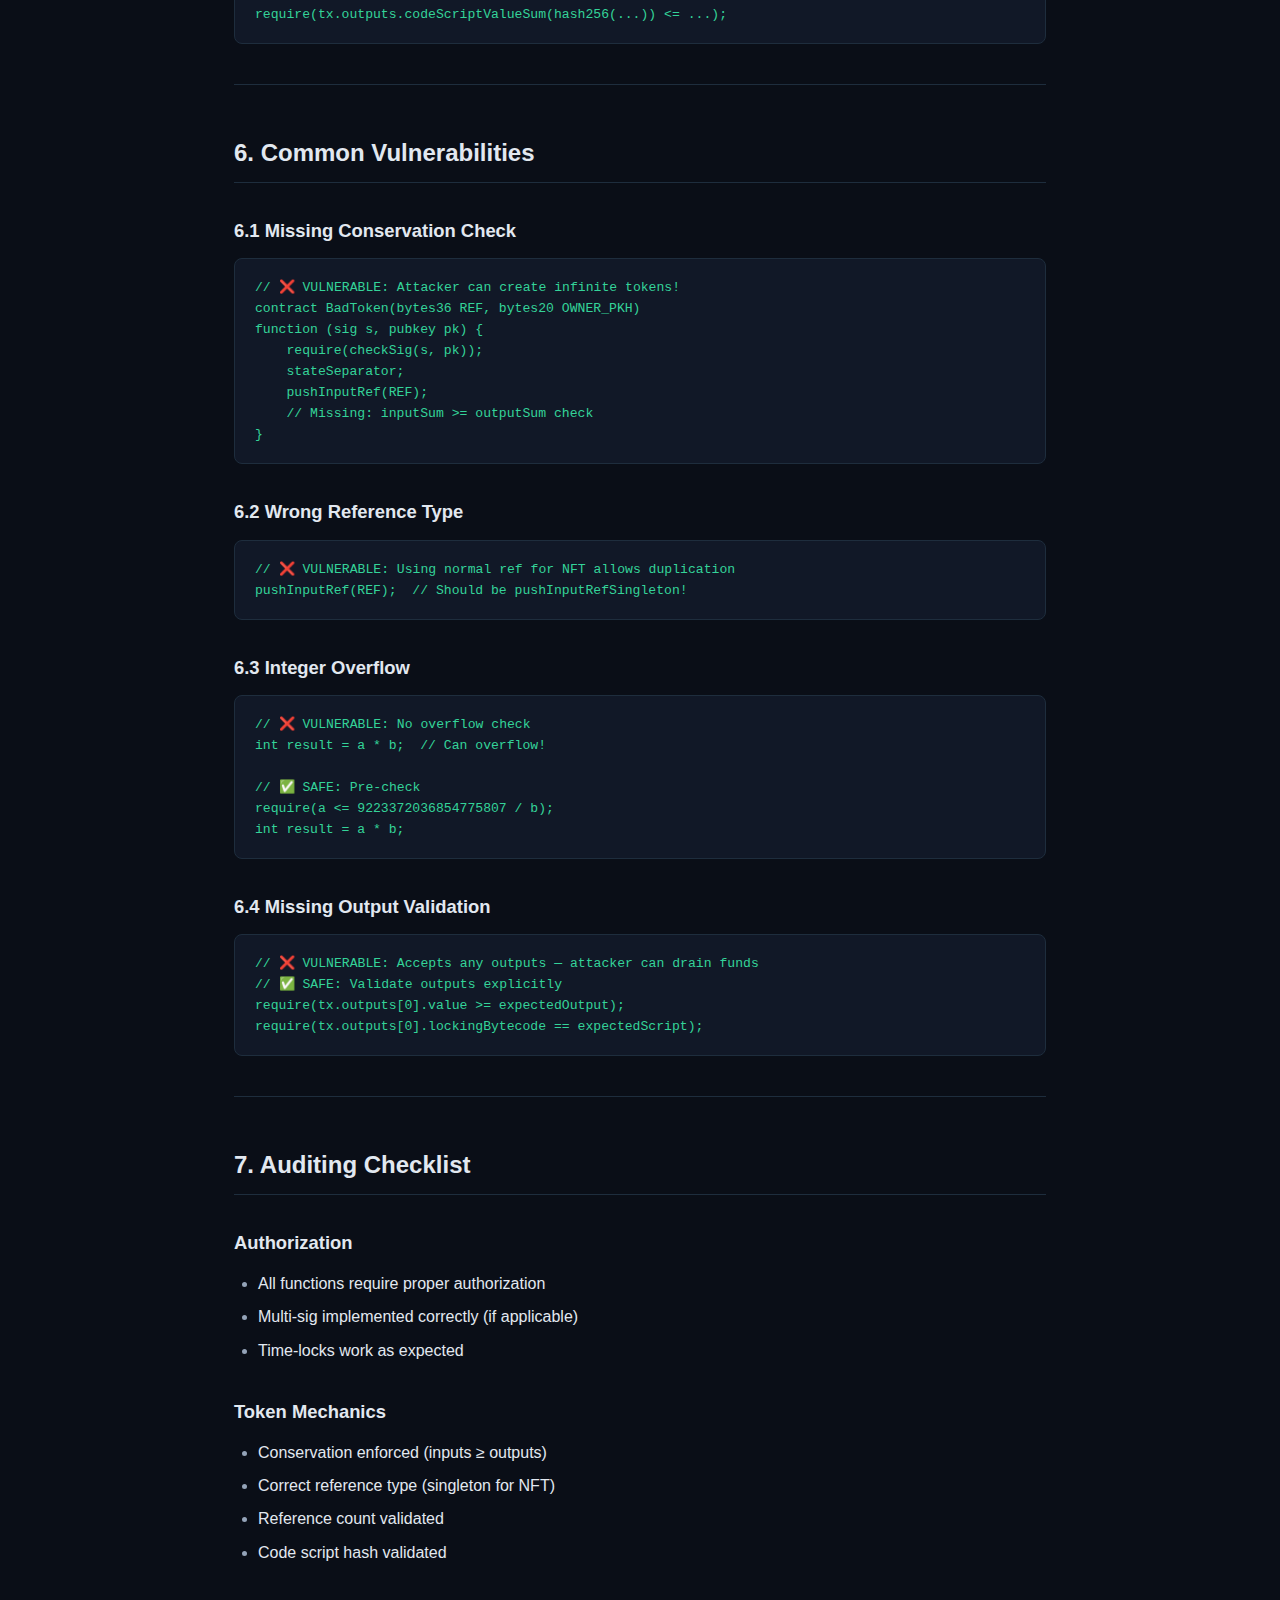
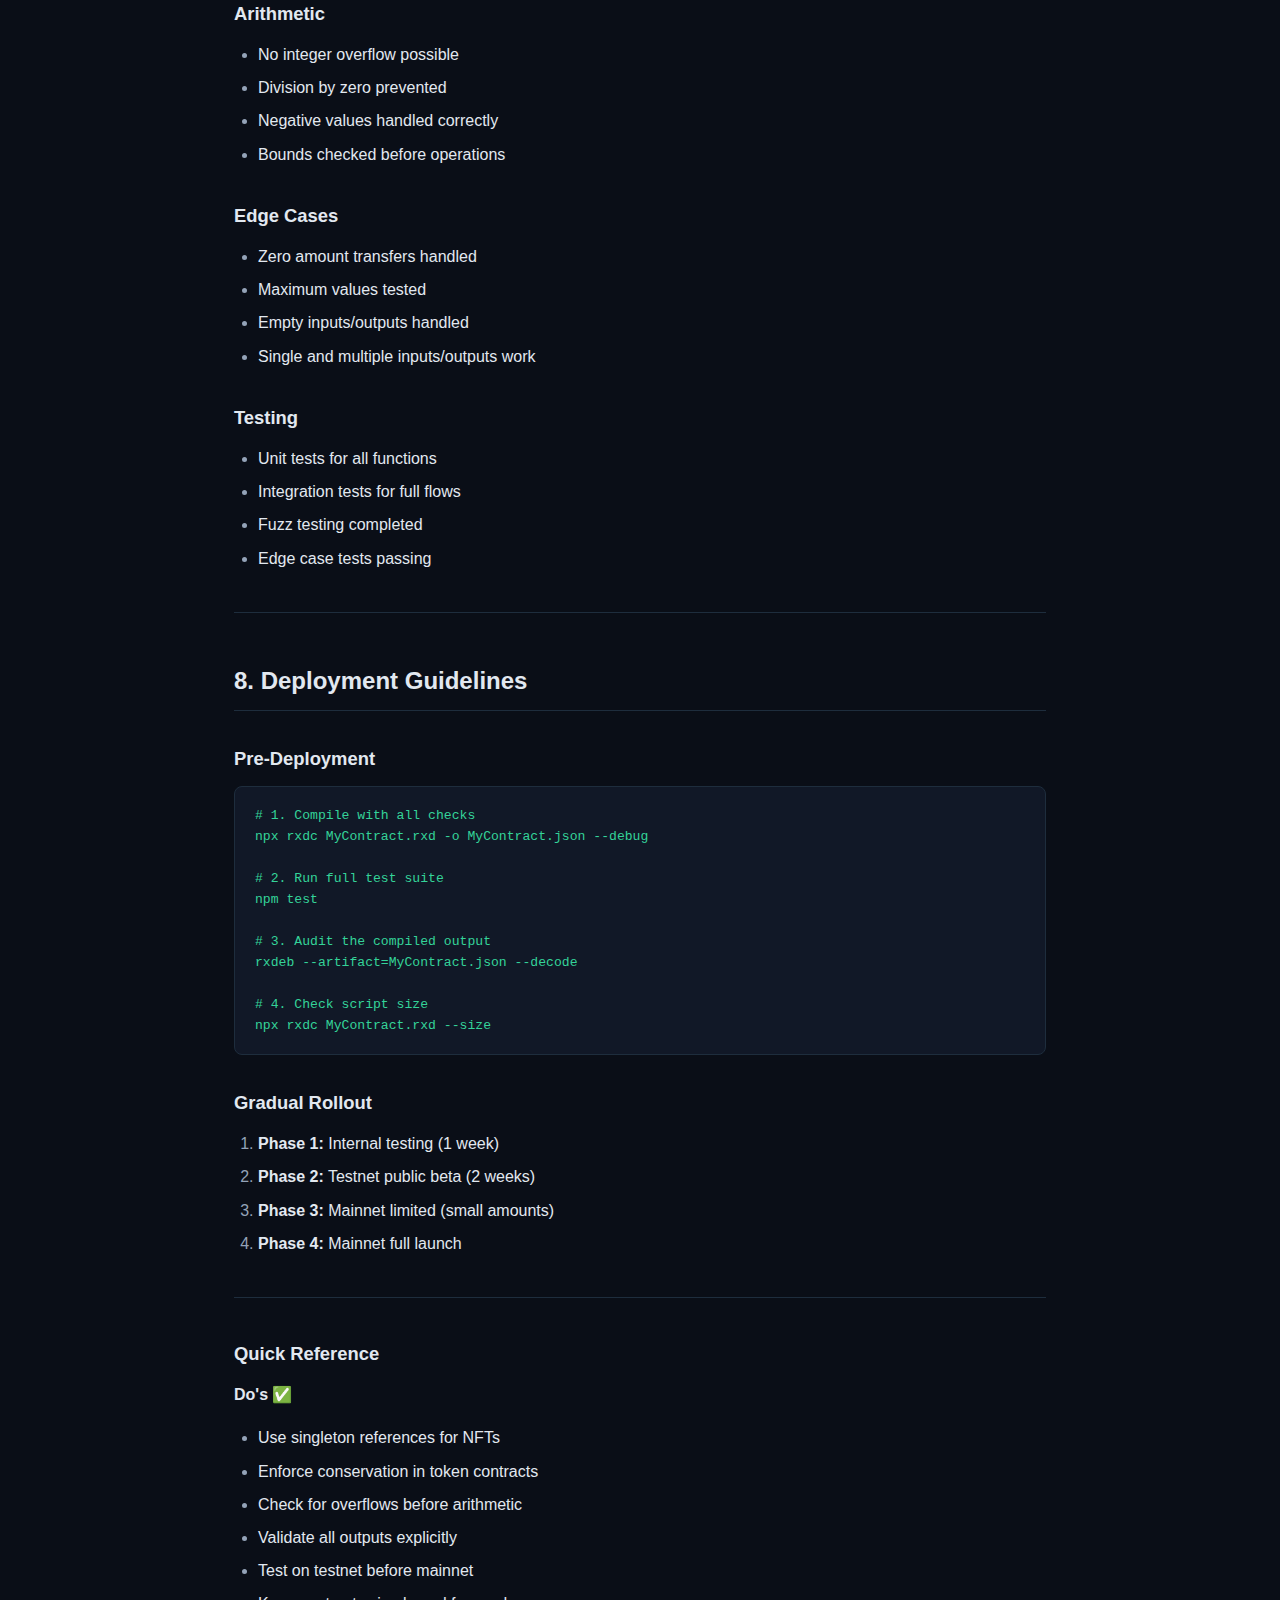
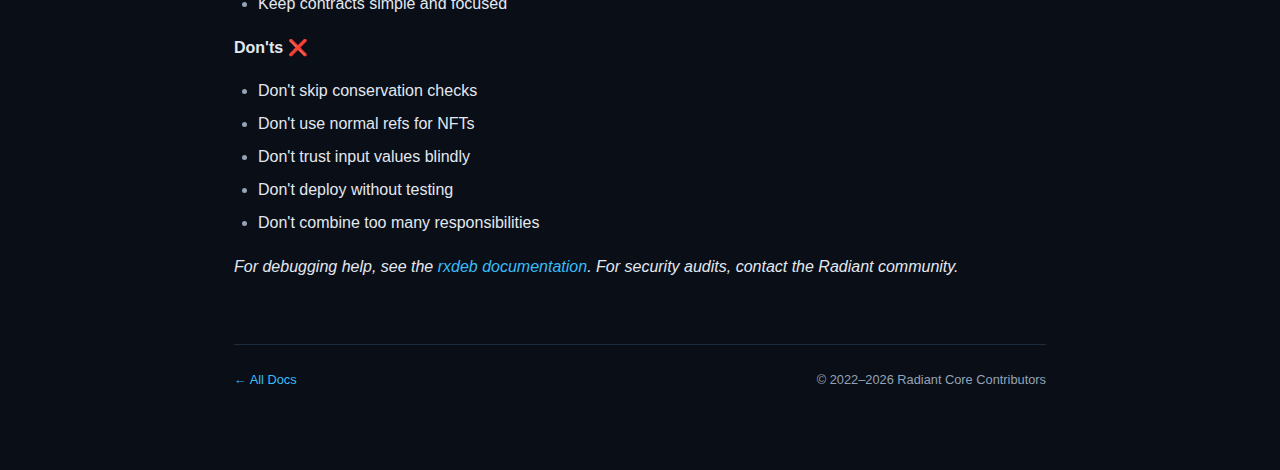
<file: docs/contract-best-practices.html>
<!DOCTYPE html>
<html lang="en">
<head>
    <meta charset="UTF-8">
    <meta name="viewport" content="width=device-width, initial-scale=1.0">
    <title>Smart Contract Best Practices — Radiant Core Docs</title>
    <meta name="description" content="Best practices for Radiant smart contracts: security patterns, token templates, testing, optimization, vulnerabilities, and auditing checklists.">
    <link rel="icon" type="image/x-icon" href="../favicon.ico">
    <link rel="stylesheet" href="docs.css">
</head>
<body>

<nav class="navbar">
    <div class="container">
        <a href="../" class="nav-brand"><img src="../radiant-logo-darkmode.jpg" alt="Radiant"> Radiant Core</a>
        <button class="hamburger" onclick="document.querySelector('.nav-links').classList.toggle('open')" aria-label="Menu">&#9776;</button>
        <ul class="nav-links">
            <li><a href="../#features">Features</a></li>
            <li><a href="../#v2-upgrade">V2 Upgrade</a></li>
            <li><a href="./" class="nav-active">Docs</a></li>
            <li><a href="../#ecosystem">Ecosystem</a></li>
            <li><a href="../#mining">Mining</a></li>
            <li><a href="../explorer/">Explorer</a></li>
            <li><a href="https://github.com/Radiant-Core" class="nav-cta">GitHub ↗</a></li>
        </ul>
    </div>
</nav>

<div class="doc-container">
    <div class="breadcrumb"><a href="./">Docs</a> <span class="sep">/</span> <span>Smart Contract Best Practices</span></div>

    <div class="doc-header">
        <h1>Radiant Smart Contract Best Practices</h1>
        <div class="doc-meta"><span>Version 1.0</span> <span>Last Updated: February 2026</span></div>
    </div>

    <div class="doc-content">

<blockquote>
<p><strong>V2 Hard Fork (Radiant Core 2.1, Block 410,000):</strong> Six new/re-enabled opcodes are available post-fork: OP_BLAKE3 (<code>0xee</code>), OP_K12 (<code>0xef</code>) for on-chain hash verification; OP_LSHIFT (<code>0x98</code>), OP_RSHIFT (<code>0x99</code>) for bitwise shifts; OP_2MUL (<code>0x8d</code>), OP_2DIV (<code>0x8e</code>) for numeric scaling. Use these for on-chain PoW validation (dMint v2) and ASERT-lite DAA computation. Contracts using these opcodes must only be deployed after the activation height.</p>
</blockquote>

<hr>

<h2 id="design-principles">1. Contract Design Principles</h2>

<h3>1.1 Keep It Simple</h3>
<pre><code>// ✅ GOOD: Simple, focused contract
contract SimpleTransfer(bytes20 OWNER_PKH)
function (sig s, pubkey pk) {
    require(hash160(pk) == OWNER_PKH);
    require(checkSig(s, pk));
}

// ❌ BAD: Overly complex single contract
contract DoEverything(...)
function (...) {
    // 500 lines of logic — hard to audit
}</code></pre>

<h3>1.2 Single Responsibility</h3>
<table>
<thead><tr><th>Contract Type</th><th>Responsibility</th></tr></thead>
<tbody>
<tr><td>Token Contract</td><td>Hold and transfer value</td></tr>
<tr><td>Minting Contract</td><td>Create new tokens</td></tr>
<tr><td>Swap Contract</td><td>Exchange tokens</td></tr>
<tr><td>Governance Contract</td><td>Voting and proposals</td></tr>
</tbody>
</table>

<h3>1.3 Explicit Over Implicit</h3>
<pre><code>// ✅ GOOD: Explicit checks
function transfer(sig s, pubkey pk, int amount) {
    require(amount > 0);
    require(amount &lt;= tx.inputs[this.activeInputIndex].value);
    require(hash160(pk) == OWNER_PKH);
    require(checkSig(s, pk));
}

// ❌ BAD: Relying on implicit behavior
function transfer(sig s, pubkey pk, int amount) {
    require(checkSig(s, pk));  // Assumes amount is valid
}</code></pre>

<hr>

<h2 id="security-patterns">2. Security Patterns</h2>

<h3>2.1 Standard P2PKH Authorization</h3>
<pre><code>function (sig s, pubkey pk) {
    require(hash160(pk) == OWNER_PKH);
    require(checkSig(s, pk));
}</code></pre>

<h3>2.2 Multi-Signature Authorization</h3>
<pre><code>// 2-of-3 multisig pattern
contract MultiSig(pubkey PK1, pubkey PK2, pubkey PK3)
function (sig s1, sig s2) {
    int valid = 0;
    if (checkSig(s1, PK1)) valid = valid + 1;
    if (checkSig(s2, PK2)) valid = valid + 1;
    if (checkSig(s1, PK3) || checkSig(s2, PK3)) valid = valid + 1;
    require(valid >= 2);
}</code></pre>

<h3>2.3 Time-Locked Authorization</h3>
<pre><code>contract TimeLock(bytes20 OWNER_PKH, int UNLOCK_TIME)
function (sig s, pubkey pk) {
    require(tx.time >= UNLOCK_TIME);
    require(hash160(pk) == OWNER_PKH);
    require(checkSig(s, pk));
}</code></pre>

<h3>2.4 Value Conservation (CRITICAL for token contracts)</h3>
<pre><code>// ✅ GOOD: Explicit conservation check
contract FungibleToken(bytes36 REF, bytes20 OWNER_PKH)
function (sig s, pubkey pk) {
    require(hash160(pk) == OWNER_PKH);
    require(checkSig(s, pk));

    stateSeparator;
    bytes36 ref = pushInputRef(REF);
    bytes32 csh = hash256(tx.inputs[this.activeInputIndex].codeScript);

    // CONSERVATION: inputs >= outputs
    int inputSum = tx.inputs.codeScriptValueSum(csh);
    int outputSum = tx.outputs.codeScriptValueSum(csh);
    require(inputSum >= outputSum);
}</code></pre>

<h3>2.5 Induction Proof Patterns</h3>

<h4>Code-Continuity Induction</h4>
<p>Verify that the parent UTXO used the same contract code. Since the parent also verified its parent, this creates an inductive chain guaranteeing all ancestors followed the same rules:</p>
<pre><code>// ✅ GOOD: Code-continuity induction step
bytes32 csh = hash256(tx.inputs[this.activeInputIndex].codeScript);
require(tx.outputs.codeScriptCount(csh) >= 1);
require(tx.inputs.codeScriptValueSum(csh) >= tx.outputs.codeScriptValueSum(csh));</code></pre>

<h4>Fee-Bounded Transfers</h4>
<pre><code>// ✅ GOOD: Prevent excessive fee extraction
int fee = tx.state.inputSum - tx.state.outputSum;
require(fee >= 0);
require(fee &lt;= maxFee);</code></pre>

<h3>2.6 Overflow Protection</h3>
<pre><code>// ✅ SAFE: Pre-check for overflow
function safeCalculation(int a, int b) {
    require(a >= 0 &amp;&amp; b >= 0);
    require(a &lt;= 9223372036854775807 / b);  // MAX_INT64 / b
    int result = a * b;
}</code></pre>

<hr>

<h2 id="token-patterns">3. Token Contract Patterns</h2>

<h3>3.1 Fungible Token (FT)</h3>
<pre><code>contract FungibleToken(bytes36 REF, bytes20 OWNER_PKH)
function (sig s, pubkey pk) {
    require(hash160(pk) == OWNER_PKH);
    require(checkSig(s, pk));
    stateSeparator;
    bytes36 ref = pushInputRef(REF);
    bytes32 csh = hash256(tx.inputs[this.activeInputIndex].codeScript);
    require(tx.inputs.codeScriptValueSum(csh) >= tx.outputs.codeScriptValueSum(csh));
    require(tx.outputs.refOutputCount(ref) == tx.outputs.codeScriptOutputCount(csh));
}</code></pre>

<h3>3.2 Non-Fungible Token (NFT)</h3>
<pre><code>contract NFT(bytes36 REF, bytes20 OWNER_PKH)
function (sig s, pubkey pk) {
    require(hash160(pk) == OWNER_PKH);
    require(checkSig(s, pk));
    stateSeparator;
    bytes36 ref = pushInputRefSingleton(REF);
    require(tx.outputs.refOutputCount(ref) == 1);
}</code></pre>

<h3>3.3 NFT with Royalties</h3>
<pre><code>contract RoyaltyNFT(
    bytes36 REF, bytes20 OWNER_PKH,
    bytes20 CREATOR_PKH, int ROYALTY_BPS
)
function (sig s, pubkey pk) {
    require(hash160(pk) == OWNER_PKH);
    require(checkSig(s, pk));
    stateSeparator;
    bytes36 ref = pushInputRefSingleton(REF);
    require(tx.outputs.refOutputCount(ref) == 1);

    int inputValue = tx.inputs[this.activeInputIndex].value;
    int outputValue = tx.outputs[0].value;
    if (outputValue &lt; inputValue) {
        int saleProceeds = inputValue - outputValue;
        int royalty = saleProceeds * ROYALTY_BPS / 10000;
        // Verify royalty payment to creator...
    }
}</code></pre>

<hr>

<h2 id="testing">4. Testing Strategies</h2>

<h3>4.1 Unit Testing</h3>
<pre><code>describe('FungibleToken', () =&gt; {
  it('should allow owner to transfer', async () =&gt; {
    const tx = await contract.functions.transfer(sig, pk, amount);
    expect(tx).to.exist;
  });

  it('should reject non-owner transfer', async () =&gt; {
    await expect(contract.functions.transfer(wrongSig, wrongPk, amount)).to.be.rejected;
  });

  it('should enforce conservation', async () =&gt; {
    await expect(contract.functions.transfer(sig, pk, inputAmount + 1)).to.be.rejected;
  });
});</code></pre>

<h3>4.2 Debugging with rxdeb</h3>
<pre><code># Debug a specific transaction
rxdeb --tx=&lt;spending_tx_hex&gt; --txin=&lt;input_tx_hex&gt;

# Debug RadiantScript artifact
rxdeb --artifact=MyContract.json --function=transfer --args='["sig", "pk"]'

# Step through execution
rxdeb&gt; step
rxdeb&gt; stack
rxdeb&gt; source</code></pre>

<hr>

<h2 id="optimization">5. Gas and Size Optimization</h2>

<h3>Script Size Limits</h3>
<table>
<thead><tr><th>Limit</th><th>Value</th><th>Notes</th></tr></thead>
<tbody>
<tr><td>Max script size</td><td>32 MB</td><td>Consensus limit</td></tr>
<tr><td>Recommended max</td><td>10 KB</td><td>Reasonable fees</td></tr>
<tr><td>Optimal</td><td>&lt; 1 KB</td><td>Most efficient</td></tr>
</tbody>
</table>

<h3>Optimization Techniques</h3>
<pre><code>// ✅ GOOD: Reuse computed values
bytes32 csh = hash256(tx.inputs[this.activeInputIndex].codeScript);
int inputSum = tx.inputs.codeScriptValueSum(csh);
int outputSum = tx.outputs.codeScriptValueSum(csh);

// ❌ BAD: Recompute same values
require(tx.inputs.codeScriptValueSum(hash256(...)) >= ...);
require(tx.outputs.codeScriptValueSum(hash256(...)) &lt;= ...);</code></pre>

<hr>

<h2 id="vulnerabilities">6. Common Vulnerabilities</h2>

<h3>6.1 Missing Conservation Check</h3>
<pre><code>// ❌ VULNERABLE: Attacker can create infinite tokens!
contract BadToken(bytes36 REF, bytes20 OWNER_PKH)
function (sig s, pubkey pk) {
    require(checkSig(s, pk));
    stateSeparator;
    pushInputRef(REF);
    // Missing: inputSum >= outputSum check
}</code></pre>

<h3>6.2 Wrong Reference Type</h3>
<pre><code>// ❌ VULNERABLE: Using normal ref for NFT allows duplication
pushInputRef(REF);  // Should be pushInputRefSingleton!</code></pre>

<h3>6.3 Integer Overflow</h3>
<pre><code>// ❌ VULNERABLE: No overflow check
int result = a * b;  // Can overflow!

// ✅ SAFE: Pre-check
require(a &lt;= 9223372036854775807 / b);
int result = a * b;</code></pre>

<h3>6.4 Missing Output Validation</h3>
<pre><code>// ❌ VULNERABLE: Accepts any outputs — attacker can drain funds
// ✅ SAFE: Validate outputs explicitly
require(tx.outputs[0].value >= expectedOutput);
require(tx.outputs[0].lockingBytecode == expectedScript);</code></pre>

<hr>

<h2 id="auditing">7. Auditing Checklist</h2>

<h3>Authorization</h3>
<ul>
<li>All functions require proper authorization</li>
<li>Multi-sig implemented correctly (if applicable)</li>
<li>Time-locks work as expected</li>
</ul>

<h3>Token Mechanics</h3>
<ul>
<li>Conservation enforced (inputs ≥ outputs)</li>
<li>Correct reference type (singleton for NFT)</li>
<li>Reference count validated</li>
<li>Code script hash validated</li>
</ul>

<h3>Arithmetic</h3>
<ul>
<li>No integer overflow possible</li>
<li>Division by zero prevented</li>
<li>Negative values handled correctly</li>
<li>Bounds checked before operations</li>
</ul>

<h3>Edge Cases</h3>
<ul>
<li>Zero amount transfers handled</li>
<li>Maximum values tested</li>
<li>Empty inputs/outputs handled</li>
<li>Single and multiple inputs/outputs work</li>
</ul>

<h3>Testing</h3>
<ul>
<li>Unit tests for all functions</li>
<li>Integration tests for full flows</li>
<li>Fuzz testing completed</li>
<li>Edge case tests passing</li>
</ul>

<hr>

<h2 id="deployment">8. Deployment Guidelines</h2>

<h3>Pre-Deployment</h3>
<pre><code># 1. Compile with all checks
npx rxdc MyContract.rxd -o MyContract.json --debug

# 2. Run full test suite
npm test

# 3. Audit the compiled output
rxdeb --artifact=MyContract.json --decode

# 4. Check script size
npx rxdc MyContract.rxd --size</code></pre>

<h3>Gradual Rollout</h3>
<ol>
<li><strong>Phase 1:</strong> Internal testing (1 week)</li>
<li><strong>Phase 2:</strong> Testnet public beta (2 weeks)</li>
<li><strong>Phase 3:</strong> Mainnet limited (small amounts)</li>
<li><strong>Phase 4:</strong> Mainnet full launch</li>
</ol>

<hr>

<h3>Quick Reference</h3>

<p><strong>Do's ✅</strong></p>
<ul>
<li>Use singleton references for NFTs</li>
<li>Enforce conservation in token contracts</li>
<li>Check for overflows before arithmetic</li>
<li>Validate all outputs explicitly</li>
<li>Test on testnet before mainnet</li>
<li>Keep contracts simple and focused</li>
</ul>

<p><strong>Don'ts ❌</strong></p>
<ul>
<li>Don't skip conservation checks</li>
<li>Don't use normal refs for NFTs</li>
<li>Don't trust input values blindly</li>
<li>Don't deploy without testing</li>
<li>Don't combine too many responsibilities</li>
</ul>

<p><em>For debugging help, see the <a href="https://github.com/Radiant-Core/rxdeb">rxdeb documentation</a>. For security audits, contact the Radiant community.</em></p>

    </div>
    <div class="doc-footer">
        <span><a href="./">← All Docs</a></span>
        <span>&copy; 2022–2026 Radiant Core Contributors</span>
    </div>
</div>
</body>
</html>
</file>
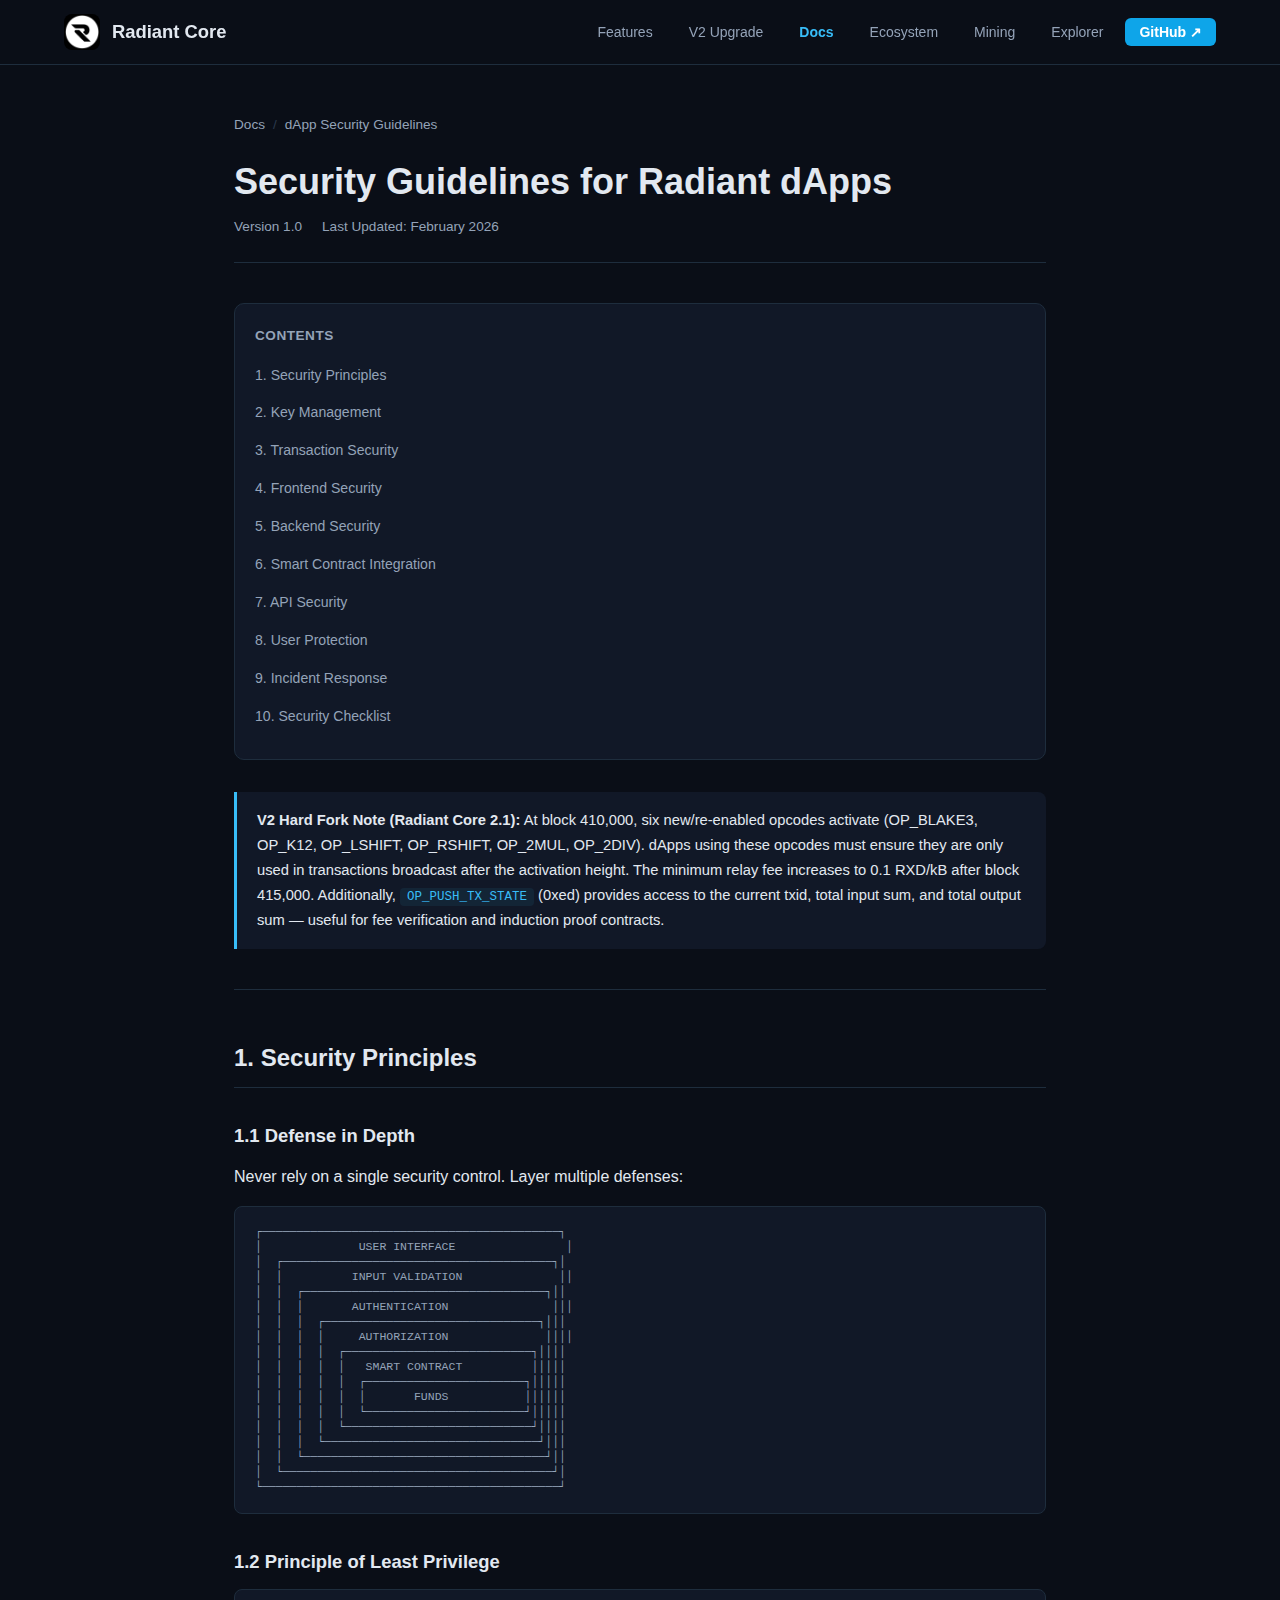
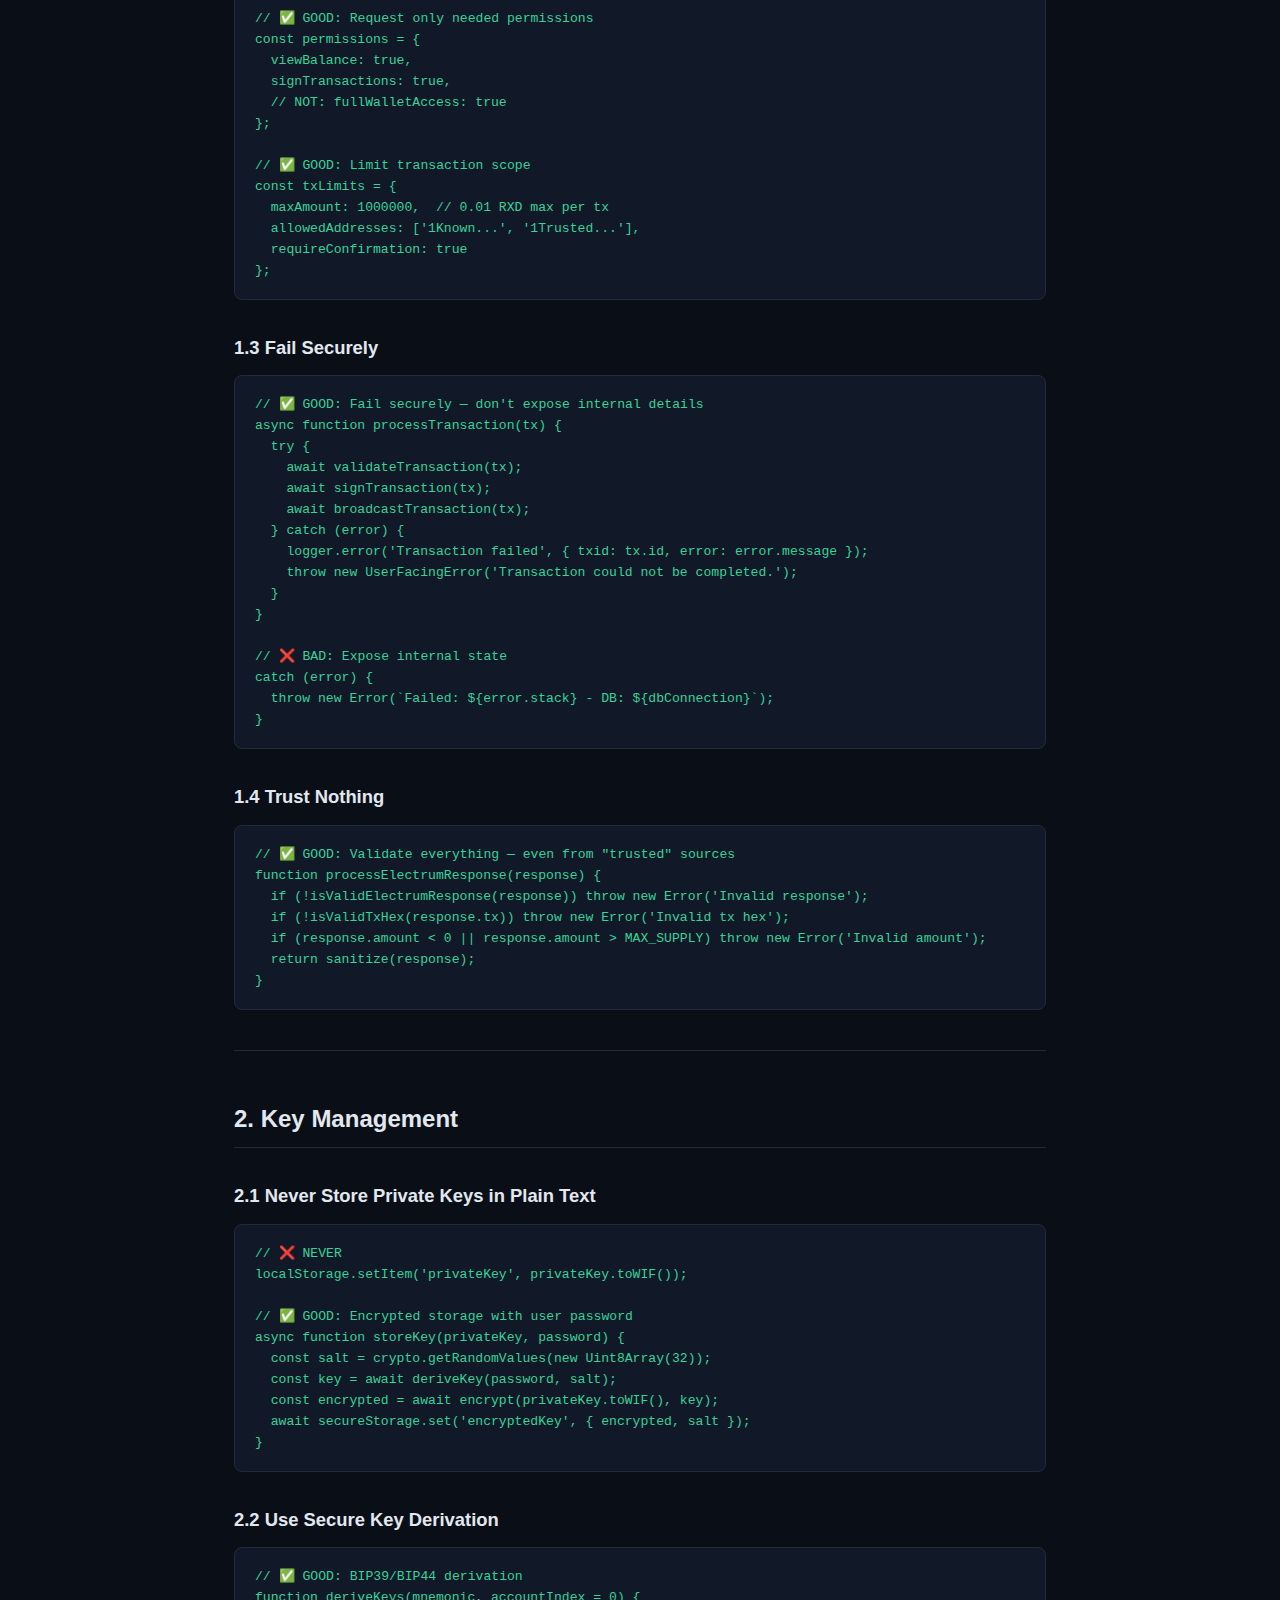
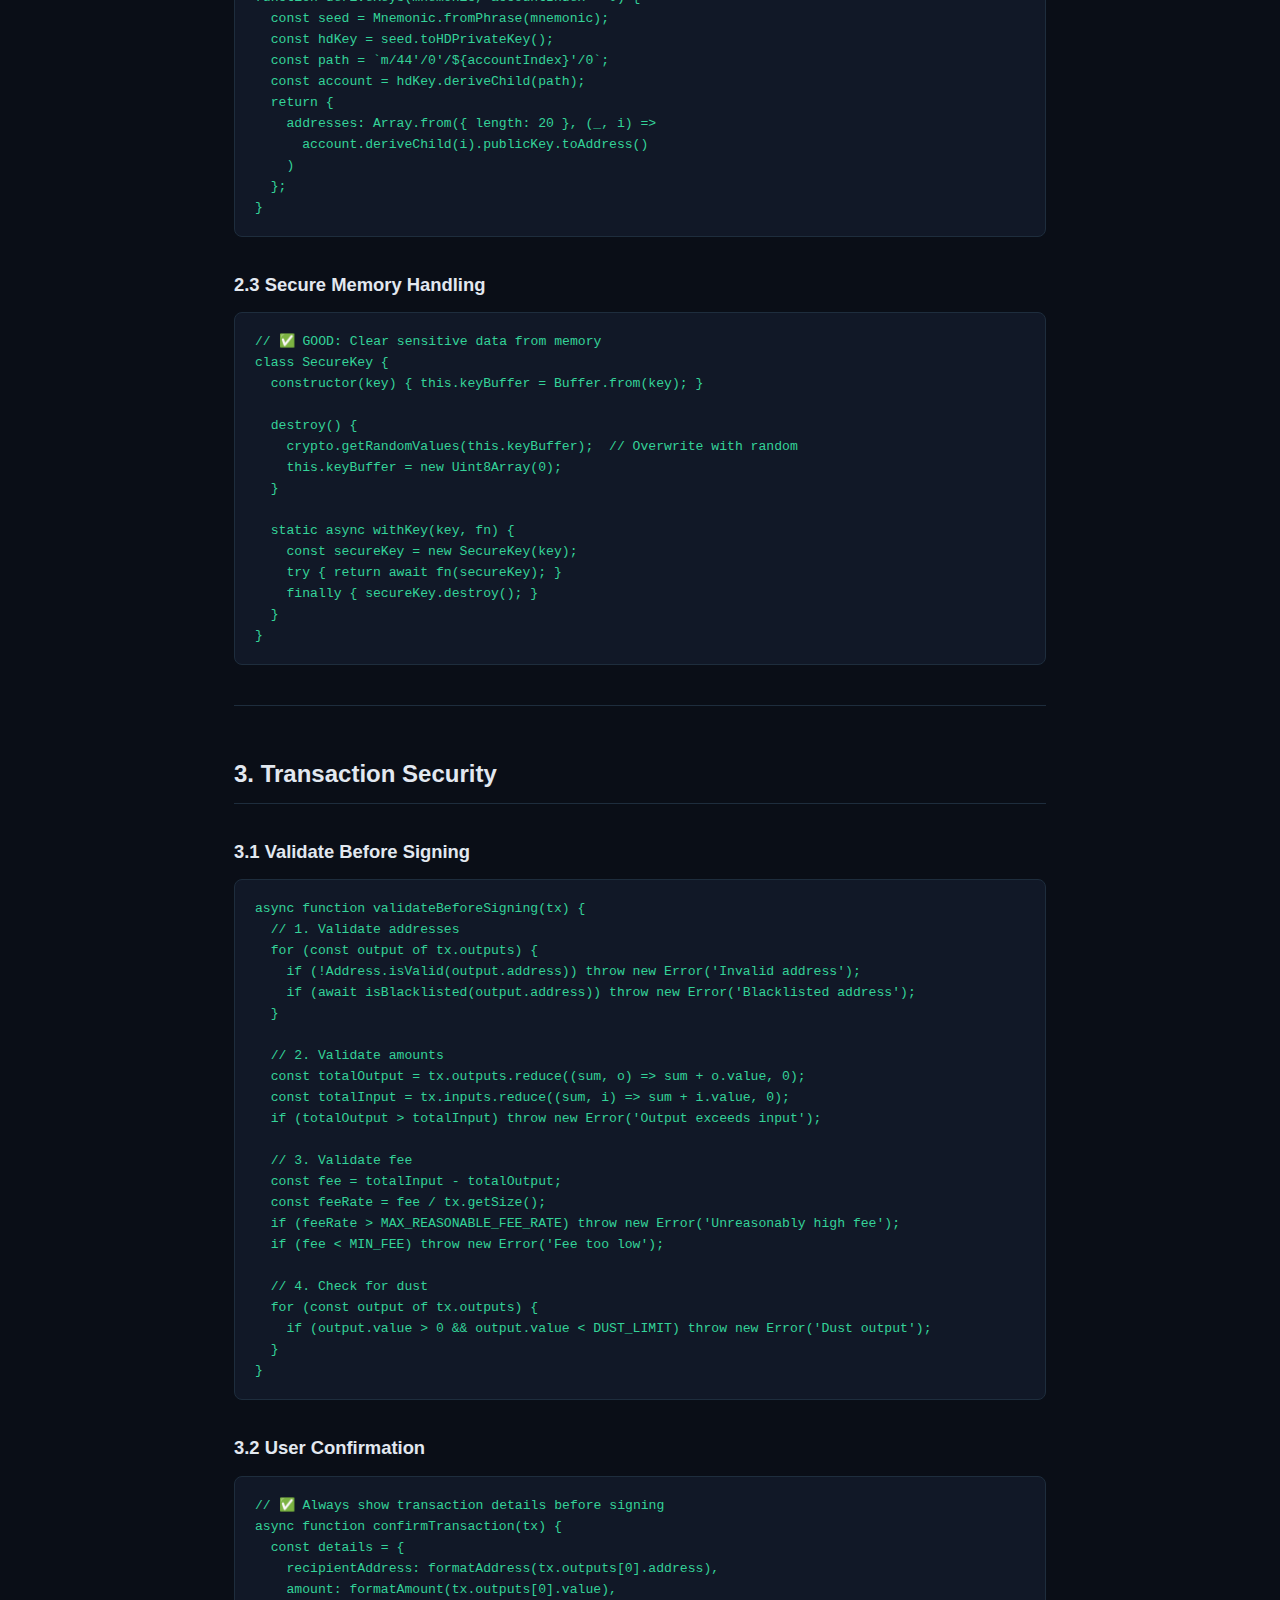
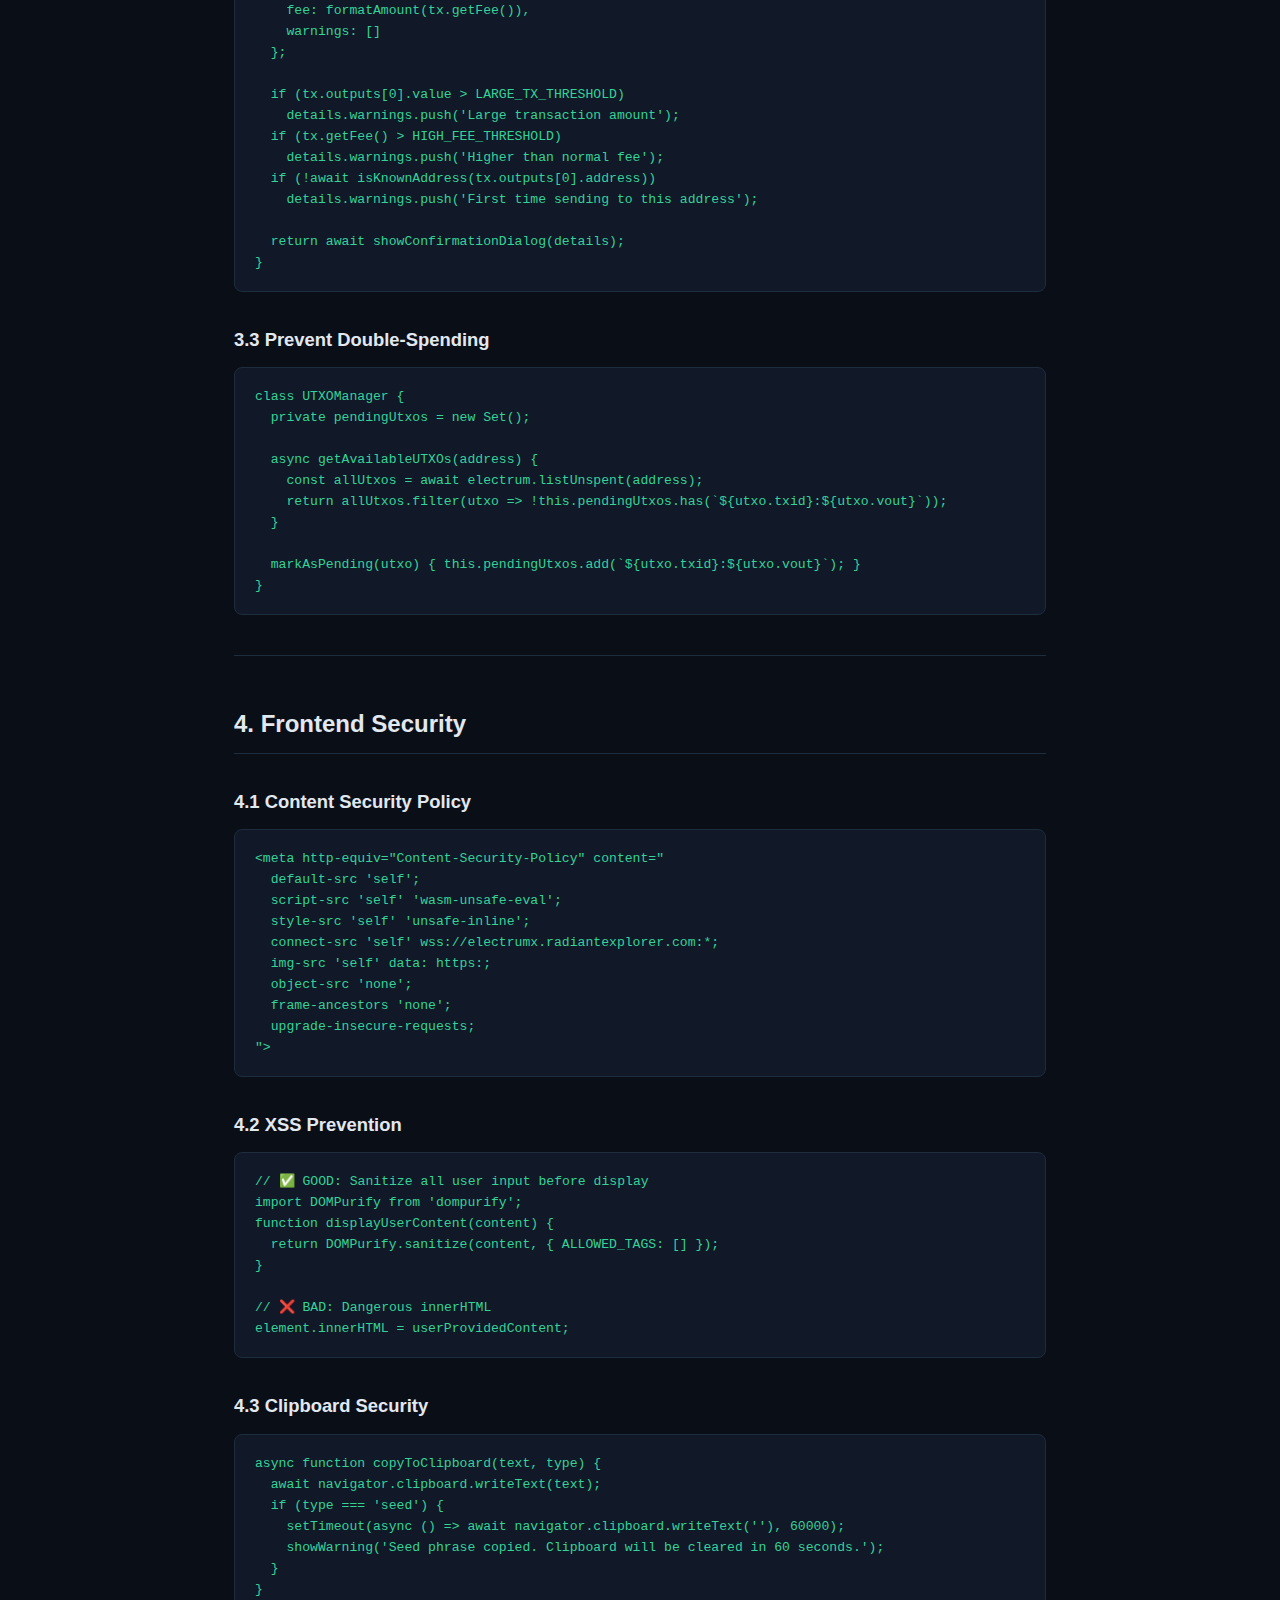
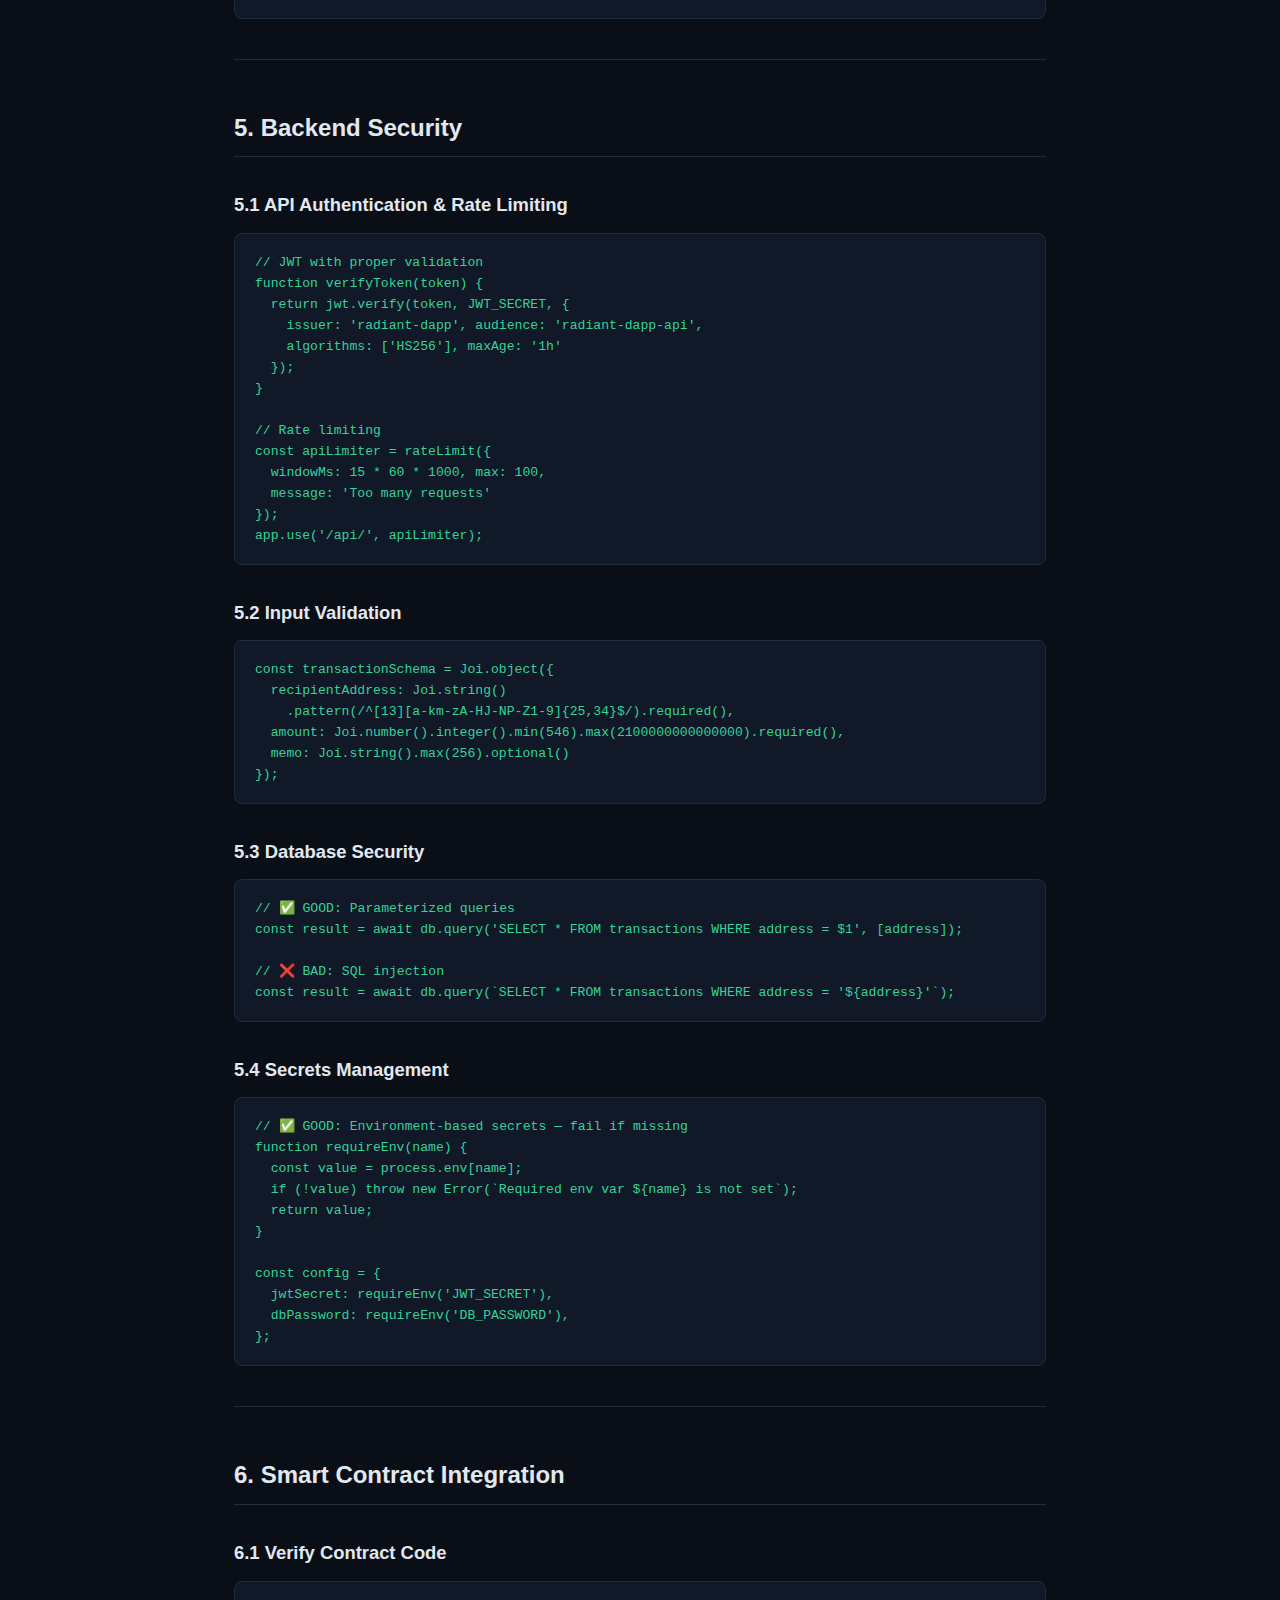
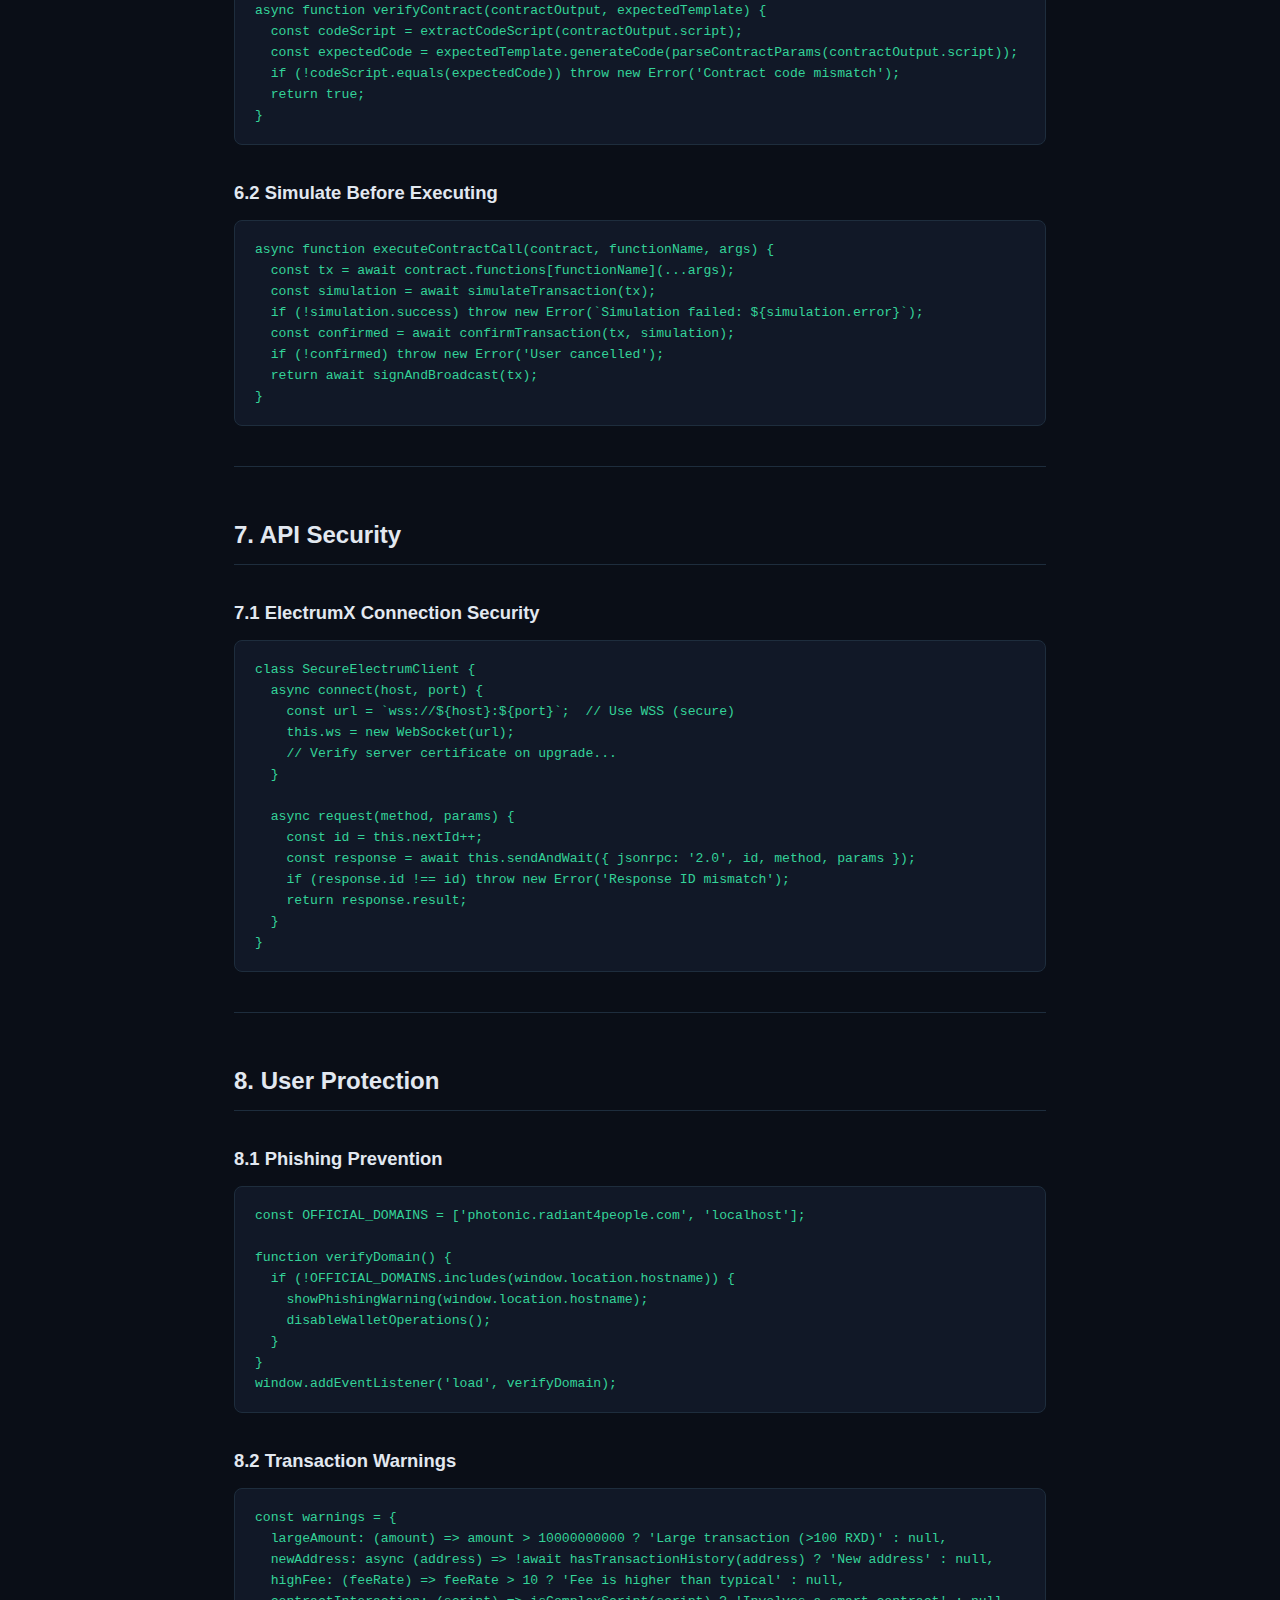
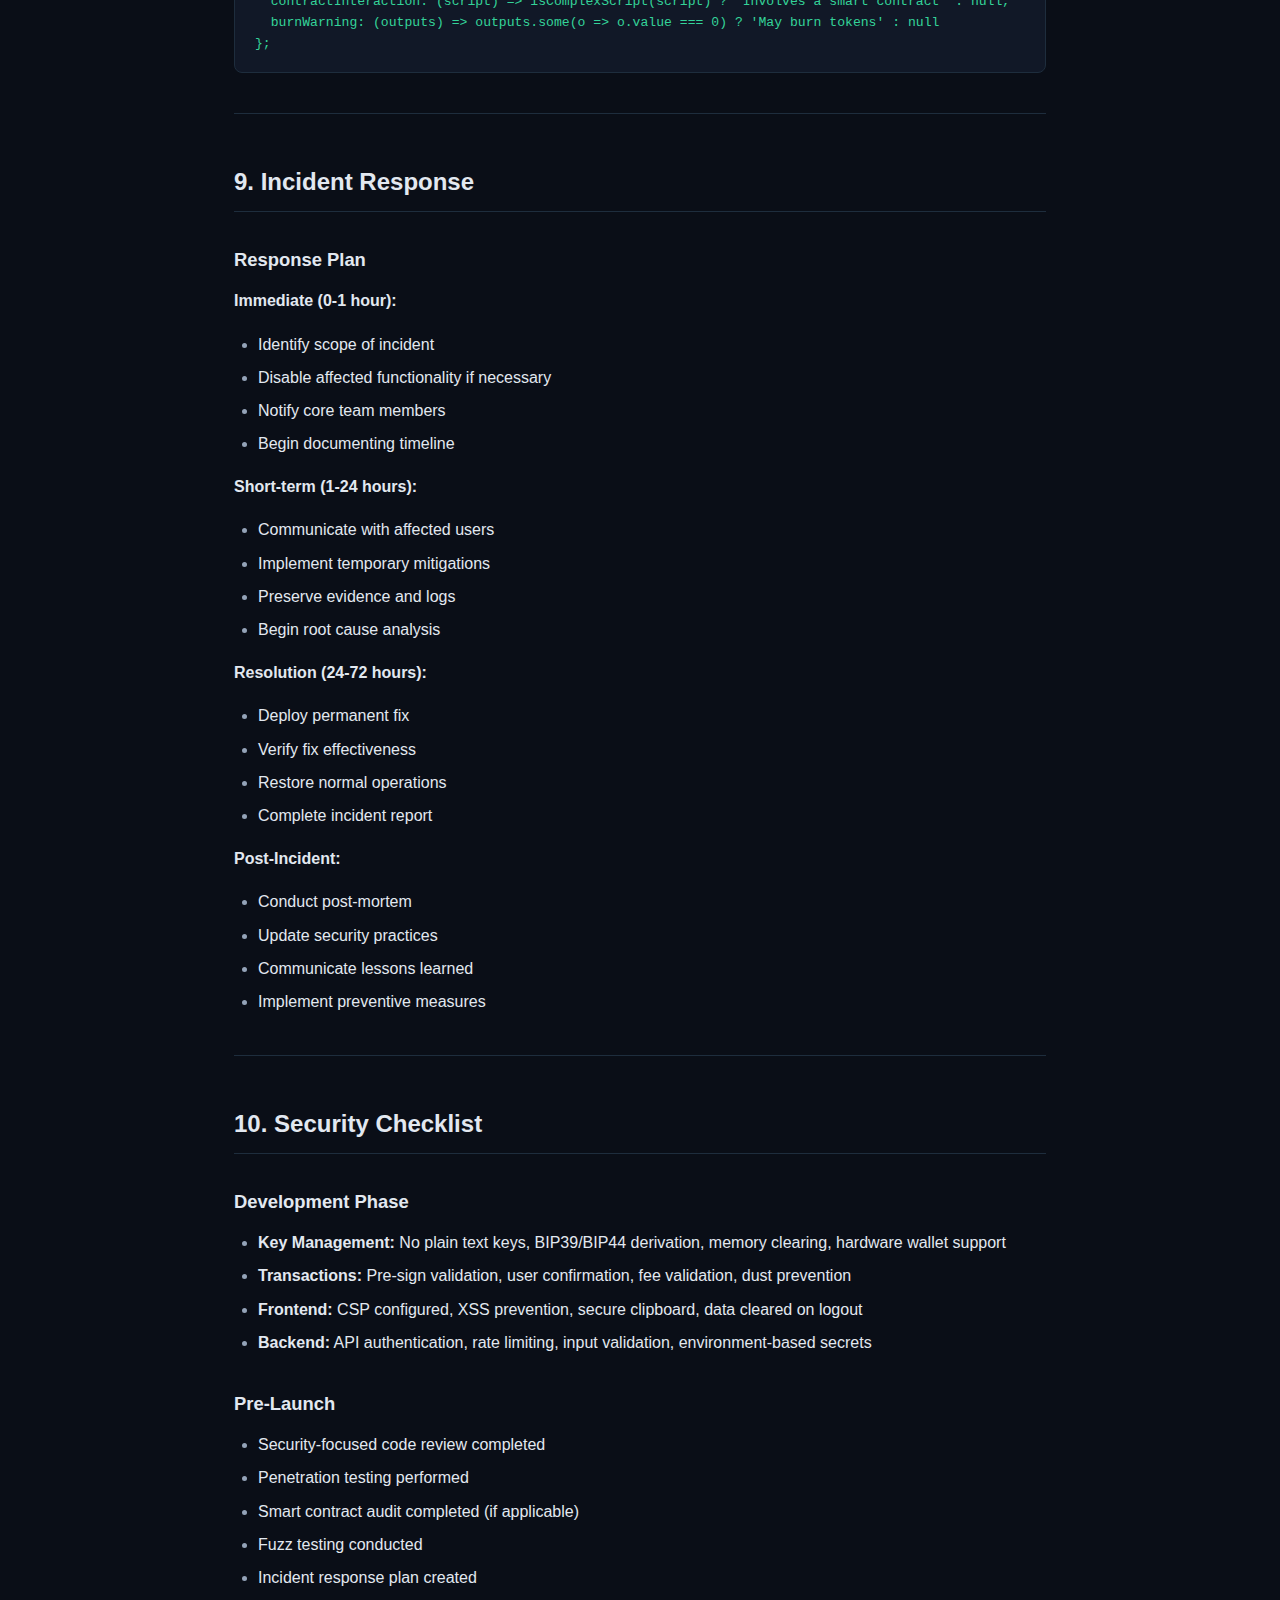
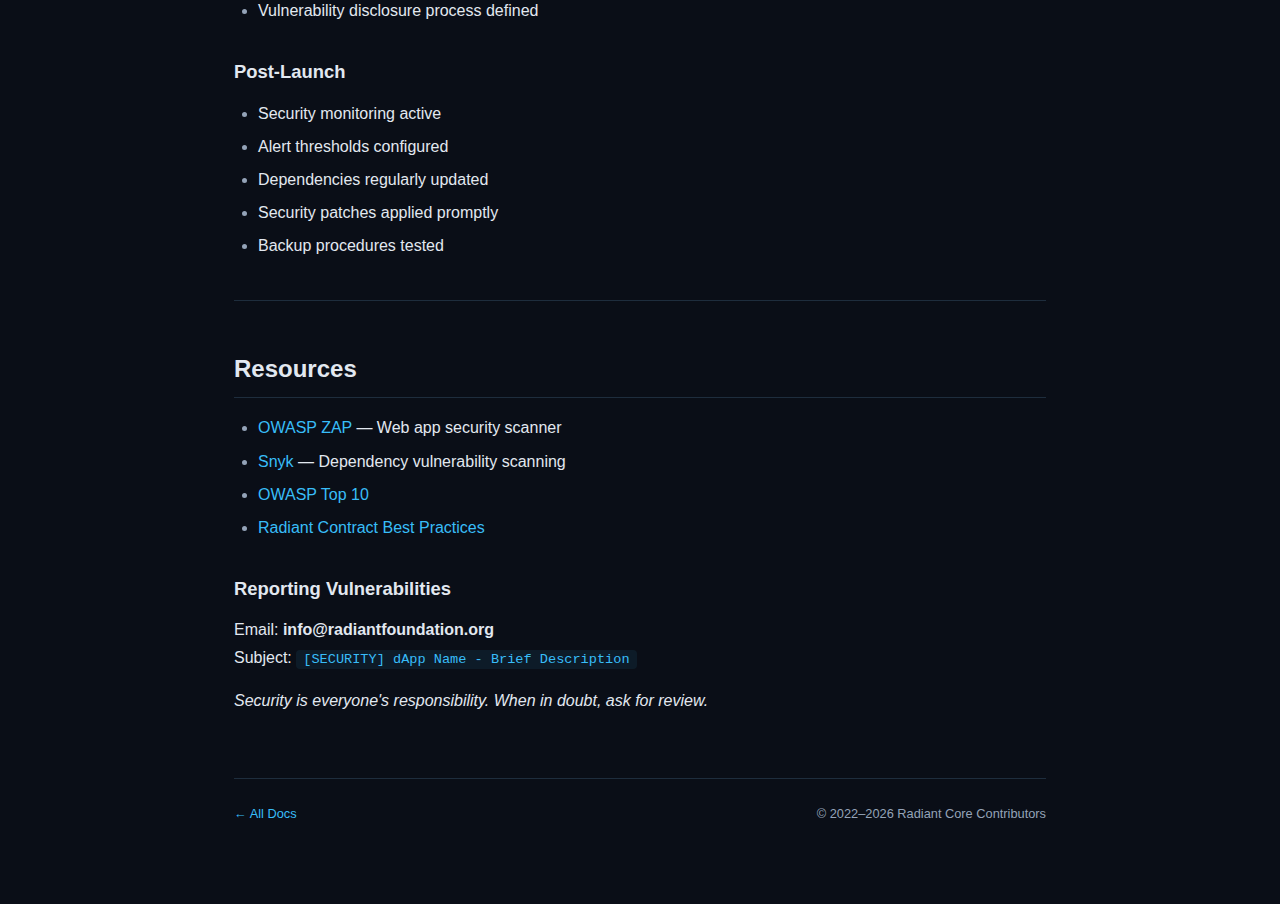
<file: docs/dapp-security.html>
<!DOCTYPE html>
<html lang="en">
<head>
    <meta charset="UTF-8">
    <meta name="viewport" content="width=device-width, initial-scale=1.0">
    <title>dApp Security Guidelines — Radiant Core Docs</title>
    <meta name="description" content="Security guidelines for Radiant dApps: key management, transaction security, frontend/backend hardening, API security, user protection, and incident response.">
    <link rel="icon" type="image/x-icon" href="../favicon.ico">
    <link rel="stylesheet" href="docs.css">
</head>
<body>

<nav class="navbar">
    <div class="container">
        <a href="../" class="nav-brand"><img src="../radiant-logo-darkmode.jpg" alt="Radiant"> Radiant Core</a>
        <button class="hamburger" onclick="document.querySelector('.nav-links').classList.toggle('open')" aria-label="Menu">&#9776;</button>
        <ul class="nav-links">
            <li><a href="../#features">Features</a></li>
            <li><a href="../#v2-upgrade">V2 Upgrade</a></li>
            <li><a href="./" class="nav-active">Docs</a></li>
            <li><a href="../#ecosystem">Ecosystem</a></li>
            <li><a href="../#mining">Mining</a></li>
            <li><a href="../explorer/">Explorer</a></li>
            <li><a href="https://github.com/Radiant-Core" class="nav-cta">GitHub ↗</a></li>
        </ul>
    </div>
</nav>

<div class="doc-container">
    <div class="breadcrumb"><a href="./">Docs</a> <span class="sep">/</span> <span>dApp Security Guidelines</span></div>

    <div class="doc-header">
        <h1>Security Guidelines for Radiant dApps</h1>
        <div class="doc-meta"><span>Version 1.0</span> <span>Last Updated: February 2026</span></div>
    </div>

    <nav class="doc-toc">
        <h3>Contents</h3>
        <ul>
            <li><a href="#principles">1. Security Principles</a></li>
            <li><a href="#key-management">2. Key Management</a></li>
            <li><a href="#transaction-security">3. Transaction Security</a></li>
            <li><a href="#frontend">4. Frontend Security</a></li>
            <li><a href="#backend">5. Backend Security</a></li>
            <li><a href="#contract-integration">6. Smart Contract Integration</a></li>
            <li><a href="#api-security">7. API Security</a></li>
            <li><a href="#user-protection">8. User Protection</a></li>
            <li><a href="#incident-response">9. Incident Response</a></li>
            <li><a href="#checklist">10. Security Checklist</a></li>
        </ul>
    </nav>

    <div class="doc-content">

<blockquote>
<p><strong>V2 Hard Fork Note (Radiant Core 2.1):</strong> At block 410,000, six new/re-enabled opcodes activate (OP_BLAKE3, OP_K12, OP_LSHIFT, OP_RSHIFT, OP_2MUL, OP_2DIV). dApps using these opcodes must ensure they are only used in transactions broadcast after the activation height. The minimum relay fee increases to 0.1 RXD/kB after block 415,000. Additionally, <code>OP_PUSH_TX_STATE</code> (0xed) provides access to the current txid, total input sum, and total output sum — useful for fee verification and induction proof contracts.</p>
</blockquote>

<hr>

<h2 id="principles">1. Security Principles</h2>

<h3>1.1 Defense in Depth</h3>
<p>Never rely on a single security control. Layer multiple defenses:</p>
<pre class="diagram"><code>┌───────────────────────────────────────────┐
│              USER INTERFACE                │
│  ┌───────────────────────────────────────┐│
│  │          INPUT VALIDATION              ││
│  │  ┌───────────────────────────────────┐││
│  │  │       AUTHENTICATION               │││
│  │  │  ┌───────────────────────────────┐│││
│  │  │  │     AUTHORIZATION              ││││
│  │  │  │  ┌───────────────────────────┐││││
│  │  │  │  │   SMART CONTRACT          │││││
│  │  │  │  │  ┌───────────────────────┐│││││
│  │  │  │  │  │       FUNDS           ││││││
│  │  │  │  │  └───────────────────────┘│││││
│  │  │  │  └───────────────────────────┘││││
│  │  │  └───────────────────────────────┘│││
│  │  └───────────────────────────────────┘││
│  └───────────────────────────────────────┘│
└───────────────────────────────────────────┘</code></pre>

<h3>1.2 Principle of Least Privilege</h3>
<pre><code>// ✅ GOOD: Request only needed permissions
const permissions = {
  viewBalance: true,
  signTransactions: true,
  // NOT: fullWalletAccess: true
};

// ✅ GOOD: Limit transaction scope
const txLimits = {
  maxAmount: 1000000,  // 0.01 RXD max per tx
  allowedAddresses: ['1Known...', '1Trusted...'],
  requireConfirmation: true
};</code></pre>

<h3>1.3 Fail Securely</h3>
<pre><code>// ✅ GOOD: Fail securely — don't expose internal details
async function processTransaction(tx) {
  try {
    await validateTransaction(tx);
    await signTransaction(tx);
    await broadcastTransaction(tx);
  } catch (error) {
    logger.error('Transaction failed', { txid: tx.id, error: error.message });
    throw new UserFacingError('Transaction could not be completed.');
  }
}

// ❌ BAD: Expose internal state
catch (error) {
  throw new Error(`Failed: ${error.stack} - DB: ${dbConnection}`);
}</code></pre>

<h3>1.4 Trust Nothing</h3>
<pre><code>// ✅ GOOD: Validate everything — even from "trusted" sources
function processElectrumResponse(response) {
  if (!isValidElectrumResponse(response)) throw new Error('Invalid response');
  if (!isValidTxHex(response.tx)) throw new Error('Invalid tx hex');
  if (response.amount &lt; 0 || response.amount > MAX_SUPPLY) throw new Error('Invalid amount');
  return sanitize(response);
}</code></pre>

<hr>

<h2 id="key-management">2. Key Management</h2>

<h3>2.1 Never Store Private Keys in Plain Text</h3>
<pre><code>// ❌ NEVER
localStorage.setItem('privateKey', privateKey.toWIF());

// ✅ GOOD: Encrypted storage with user password
async function storeKey(privateKey, password) {
  const salt = crypto.getRandomValues(new Uint8Array(32));
  const key = await deriveKey(password, salt);
  const encrypted = await encrypt(privateKey.toWIF(), key);
  await secureStorage.set('encryptedKey', { encrypted, salt });
}</code></pre>

<h3>2.2 Use Secure Key Derivation</h3>
<pre><code>// ✅ GOOD: BIP39/BIP44 derivation
function deriveKeys(mnemonic, accountIndex = 0) {
  const seed = Mnemonic.fromPhrase(mnemonic);
  const hdKey = seed.toHDPrivateKey();
  const path = `m/44'/0'/${accountIndex}'/0`;
  const account = hdKey.deriveChild(path);
  return {
    addresses: Array.from({ length: 20 }, (_, i) =>
      account.deriveChild(i).publicKey.toAddress()
    )
  };
}</code></pre>

<h3>2.3 Secure Memory Handling</h3>
<pre><code>// ✅ GOOD: Clear sensitive data from memory
class SecureKey {
  constructor(key) { this.keyBuffer = Buffer.from(key); }

  destroy() {
    crypto.getRandomValues(this.keyBuffer);  // Overwrite with random
    this.keyBuffer = new Uint8Array(0);
  }

  static async withKey(key, fn) {
    const secureKey = new SecureKey(key);
    try { return await fn(secureKey); }
    finally { secureKey.destroy(); }
  }
}</code></pre>

<hr>

<h2 id="transaction-security">3. Transaction Security</h2>

<h3>3.1 Validate Before Signing</h3>
<pre><code>async function validateBeforeSigning(tx) {
  // 1. Validate addresses
  for (const output of tx.outputs) {
    if (!Address.isValid(output.address)) throw new Error('Invalid address');
    if (await isBlacklisted(output.address)) throw new Error('Blacklisted address');
  }

  // 2. Validate amounts
  const totalOutput = tx.outputs.reduce((sum, o) => sum + o.value, 0);
  const totalInput = tx.inputs.reduce((sum, i) => sum + i.value, 0);
  if (totalOutput > totalInput) throw new Error('Output exceeds input');

  // 3. Validate fee
  const fee = totalInput - totalOutput;
  const feeRate = fee / tx.getSize();
  if (feeRate > MAX_REASONABLE_FEE_RATE) throw new Error('Unreasonably high fee');
  if (fee &lt; MIN_FEE) throw new Error('Fee too low');

  // 4. Check for dust
  for (const output of tx.outputs) {
    if (output.value > 0 &amp;&amp; output.value &lt; DUST_LIMIT) throw new Error('Dust output');
  }
}</code></pre>

<h3>3.2 User Confirmation</h3>
<pre><code>// ✅ Always show transaction details before signing
async function confirmTransaction(tx) {
  const details = {
    recipientAddress: formatAddress(tx.outputs[0].address),
    amount: formatAmount(tx.outputs[0].value),
    fee: formatAmount(tx.getFee()),
    warnings: []
  };

  if (tx.outputs[0].value > LARGE_TX_THRESHOLD)
    details.warnings.push('Large transaction amount');
  if (tx.getFee() > HIGH_FEE_THRESHOLD)
    details.warnings.push('Higher than normal fee');
  if (!await isKnownAddress(tx.outputs[0].address))
    details.warnings.push('First time sending to this address');

  return await showConfirmationDialog(details);
}</code></pre>

<h3>3.3 Prevent Double-Spending</h3>
<pre><code>class UTXOManager {
  private pendingUtxos = new Set();

  async getAvailableUTXOs(address) {
    const allUtxos = await electrum.listUnspent(address);
    return allUtxos.filter(utxo => !this.pendingUtxos.has(`${utxo.txid}:${utxo.vout}`));
  }

  markAsPending(utxo) { this.pendingUtxos.add(`${utxo.txid}:${utxo.vout}`); }
}</code></pre>

<hr>

<h2 id="frontend">4. Frontend Security</h2>

<h3>4.1 Content Security Policy</h3>
<pre><code>&lt;meta http-equiv="Content-Security-Policy" content="
  default-src 'self';
  script-src 'self' 'wasm-unsafe-eval';
  style-src 'self' 'unsafe-inline';
  connect-src 'self' wss://electrumx.radiantexplorer.com:*;
  img-src 'self' data: https:;
  object-src 'none';
  frame-ancestors 'none';
  upgrade-insecure-requests;
"&gt;</code></pre>

<h3>4.2 XSS Prevention</h3>
<pre><code>// ✅ GOOD: Sanitize all user input before display
import DOMPurify from 'dompurify';
function displayUserContent(content) {
  return DOMPurify.sanitize(content, { ALLOWED_TAGS: [] });
}

// ❌ BAD: Dangerous innerHTML
element.innerHTML = userProvidedContent;</code></pre>

<h3>4.3 Clipboard Security</h3>
<pre><code>async function copyToClipboard(text, type) {
  await navigator.clipboard.writeText(text);
  if (type === 'seed') {
    setTimeout(async () => await navigator.clipboard.writeText(''), 60000);
    showWarning('Seed phrase copied. Clipboard will be cleared in 60 seconds.');
  }
}</code></pre>

<hr>

<h2 id="backend">5. Backend Security</h2>

<h3>5.1 API Authentication &amp; Rate Limiting</h3>
<pre><code>// JWT with proper validation
function verifyToken(token) {
  return jwt.verify(token, JWT_SECRET, {
    issuer: 'radiant-dapp', audience: 'radiant-dapp-api',
    algorithms: ['HS256'], maxAge: '1h'
  });
}

// Rate limiting
const apiLimiter = rateLimit({
  windowMs: 15 * 60 * 1000, max: 100,
  message: 'Too many requests'
});
app.use('/api/', apiLimiter);</code></pre>

<h3>5.2 Input Validation</h3>
<pre><code>const transactionSchema = Joi.object({
  recipientAddress: Joi.string()
    .pattern(/^[13][a-km-zA-HJ-NP-Z1-9]{25,34}$/).required(),
  amount: Joi.number().integer().min(546).max(2100000000000000).required(),
  memo: Joi.string().max(256).optional()
});</code></pre>

<h3>5.3 Database Security</h3>
<pre><code>// ✅ GOOD: Parameterized queries
const result = await db.query('SELECT * FROM transactions WHERE address = $1', [address]);

// ❌ BAD: SQL injection
const result = await db.query(`SELECT * FROM transactions WHERE address = '${address}'`);</code></pre>

<h3>5.4 Secrets Management</h3>
<pre><code>// ✅ GOOD: Environment-based secrets — fail if missing
function requireEnv(name) {
  const value = process.env[name];
  if (!value) throw new Error(`Required env var ${name} is not set`);
  return value;
}

const config = {
  jwtSecret: requireEnv('JWT_SECRET'),
  dbPassword: requireEnv('DB_PASSWORD'),
};</code></pre>

<hr>

<h2 id="contract-integration">6. Smart Contract Integration</h2>

<h3>6.1 Verify Contract Code</h3>
<pre><code>async function verifyContract(contractOutput, expectedTemplate) {
  const codeScript = extractCodeScript(contractOutput.script);
  const expectedCode = expectedTemplate.generateCode(parseContractParams(contractOutput.script));
  if (!codeScript.equals(expectedCode)) throw new Error('Contract code mismatch');
  return true;
}</code></pre>

<h3>6.2 Simulate Before Executing</h3>
<pre><code>async function executeContractCall(contract, functionName, args) {
  const tx = await contract.functions[functionName](...args);
  const simulation = await simulateTransaction(tx);
  if (!simulation.success) throw new Error(`Simulation failed: ${simulation.error}`);
  const confirmed = await confirmTransaction(tx, simulation);
  if (!confirmed) throw new Error('User cancelled');
  return await signAndBroadcast(tx);
}</code></pre>

<hr>

<h2 id="api-security">7. API Security</h2>

<h3>7.1 ElectrumX Connection Security</h3>
<pre><code>class SecureElectrumClient {
  async connect(host, port) {
    const url = `wss://${host}:${port}`;  // Use WSS (secure)
    this.ws = new WebSocket(url);
    // Verify server certificate on upgrade...
  }

  async request(method, params) {
    const id = this.nextId++;
    const response = await this.sendAndWait({ jsonrpc: '2.0', id, method, params });
    if (response.id !== id) throw new Error('Response ID mismatch');
    return response.result;
  }
}</code></pre>

<hr>

<h2 id="user-protection">8. User Protection</h2>

<h3>8.1 Phishing Prevention</h3>
<pre><code>const OFFICIAL_DOMAINS = ['photonic.radiant4people.com', 'localhost'];

function verifyDomain() {
  if (!OFFICIAL_DOMAINS.includes(window.location.hostname)) {
    showPhishingWarning(window.location.hostname);
    disableWalletOperations();
  }
}
window.addEventListener('load', verifyDomain);</code></pre>

<h3>8.2 Transaction Warnings</h3>
<pre><code>const warnings = {
  largeAmount: (amount) => amount > 10000000000 ? 'Large transaction (>100 RXD)' : null,
  newAddress: async (address) => !await hasTransactionHistory(address) ? 'New address' : null,
  highFee: (feeRate) => feeRate > 10 ? 'Fee is higher than typical' : null,
  contractInteraction: (script) => isComplexScript(script) ? 'Involves a smart contract' : null,
  burnWarning: (outputs) => outputs.some(o => o.value === 0) ? 'May burn tokens' : null
};</code></pre>

<hr>

<h2 id="incident-response">9. Incident Response</h2>

<h3>Response Plan</h3>

<p><strong>Immediate (0-1 hour):</strong></p>
<ul>
<li>Identify scope of incident</li>
<li>Disable affected functionality if necessary</li>
<li>Notify core team members</li>
<li>Begin documenting timeline</li>
</ul>

<p><strong>Short-term (1-24 hours):</strong></p>
<ul>
<li>Communicate with affected users</li>
<li>Implement temporary mitigations</li>
<li>Preserve evidence and logs</li>
<li>Begin root cause analysis</li>
</ul>

<p><strong>Resolution (24-72 hours):</strong></p>
<ul>
<li>Deploy permanent fix</li>
<li>Verify fix effectiveness</li>
<li>Restore normal operations</li>
<li>Complete incident report</li>
</ul>

<p><strong>Post-Incident:</strong></p>
<ul>
<li>Conduct post-mortem</li>
<li>Update security practices</li>
<li>Communicate lessons learned</li>
<li>Implement preventive measures</li>
</ul>

<hr>

<h2 id="checklist">10. Security Checklist</h2>

<h3>Development Phase</h3>
<ul>
<li><strong>Key Management:</strong> No plain text keys, BIP39/BIP44 derivation, memory clearing, hardware wallet support</li>
<li><strong>Transactions:</strong> Pre-sign validation, user confirmation, fee validation, dust prevention</li>
<li><strong>Frontend:</strong> CSP configured, XSS prevention, secure clipboard, data cleared on logout</li>
<li><strong>Backend:</strong> API authentication, rate limiting, input validation, environment-based secrets</li>
</ul>

<h3>Pre-Launch</h3>
<ul>
<li>Security-focused code review completed</li>
<li>Penetration testing performed</li>
<li>Smart contract audit completed (if applicable)</li>
<li>Fuzz testing conducted</li>
<li>Incident response plan created</li>
<li>Vulnerability disclosure process defined</li>
</ul>

<h3>Post-Launch</h3>
<ul>
<li>Security monitoring active</li>
<li>Alert thresholds configured</li>
<li>Dependencies regularly updated</li>
<li>Security patches applied promptly</li>
<li>Backup procedures tested</li>
</ul>

<hr>

<h2 id="resources">Resources</h2>
<ul>
<li><a href="https://www.zaproxy.org/">OWASP ZAP</a> — Web app security scanner</li>
<li><a href="https://snyk.io/">Snyk</a> — Dependency vulnerability scanning</li>
<li><a href="https://owasp.org/www-project-top-ten/">OWASP Top 10</a></li>
<li><a href="contract-best-practices.html">Radiant Contract Best Practices</a></li>
</ul>

<h3>Reporting Vulnerabilities</h3>
<p>Email: <strong>info@radiantfoundation.org</strong><br>Subject: <code>[SECURITY] dApp Name - Brief Description</code></p>

<p><em>Security is everyone's responsibility. When in doubt, ask for review.</em></p>

    </div>
    <div class="doc-footer">
        <span><a href="./">← All Docs</a></span>
        <span>&copy; 2022–2026 Radiant Core Contributors</span>
    </div>
</div>
</body>
</html>
</file>
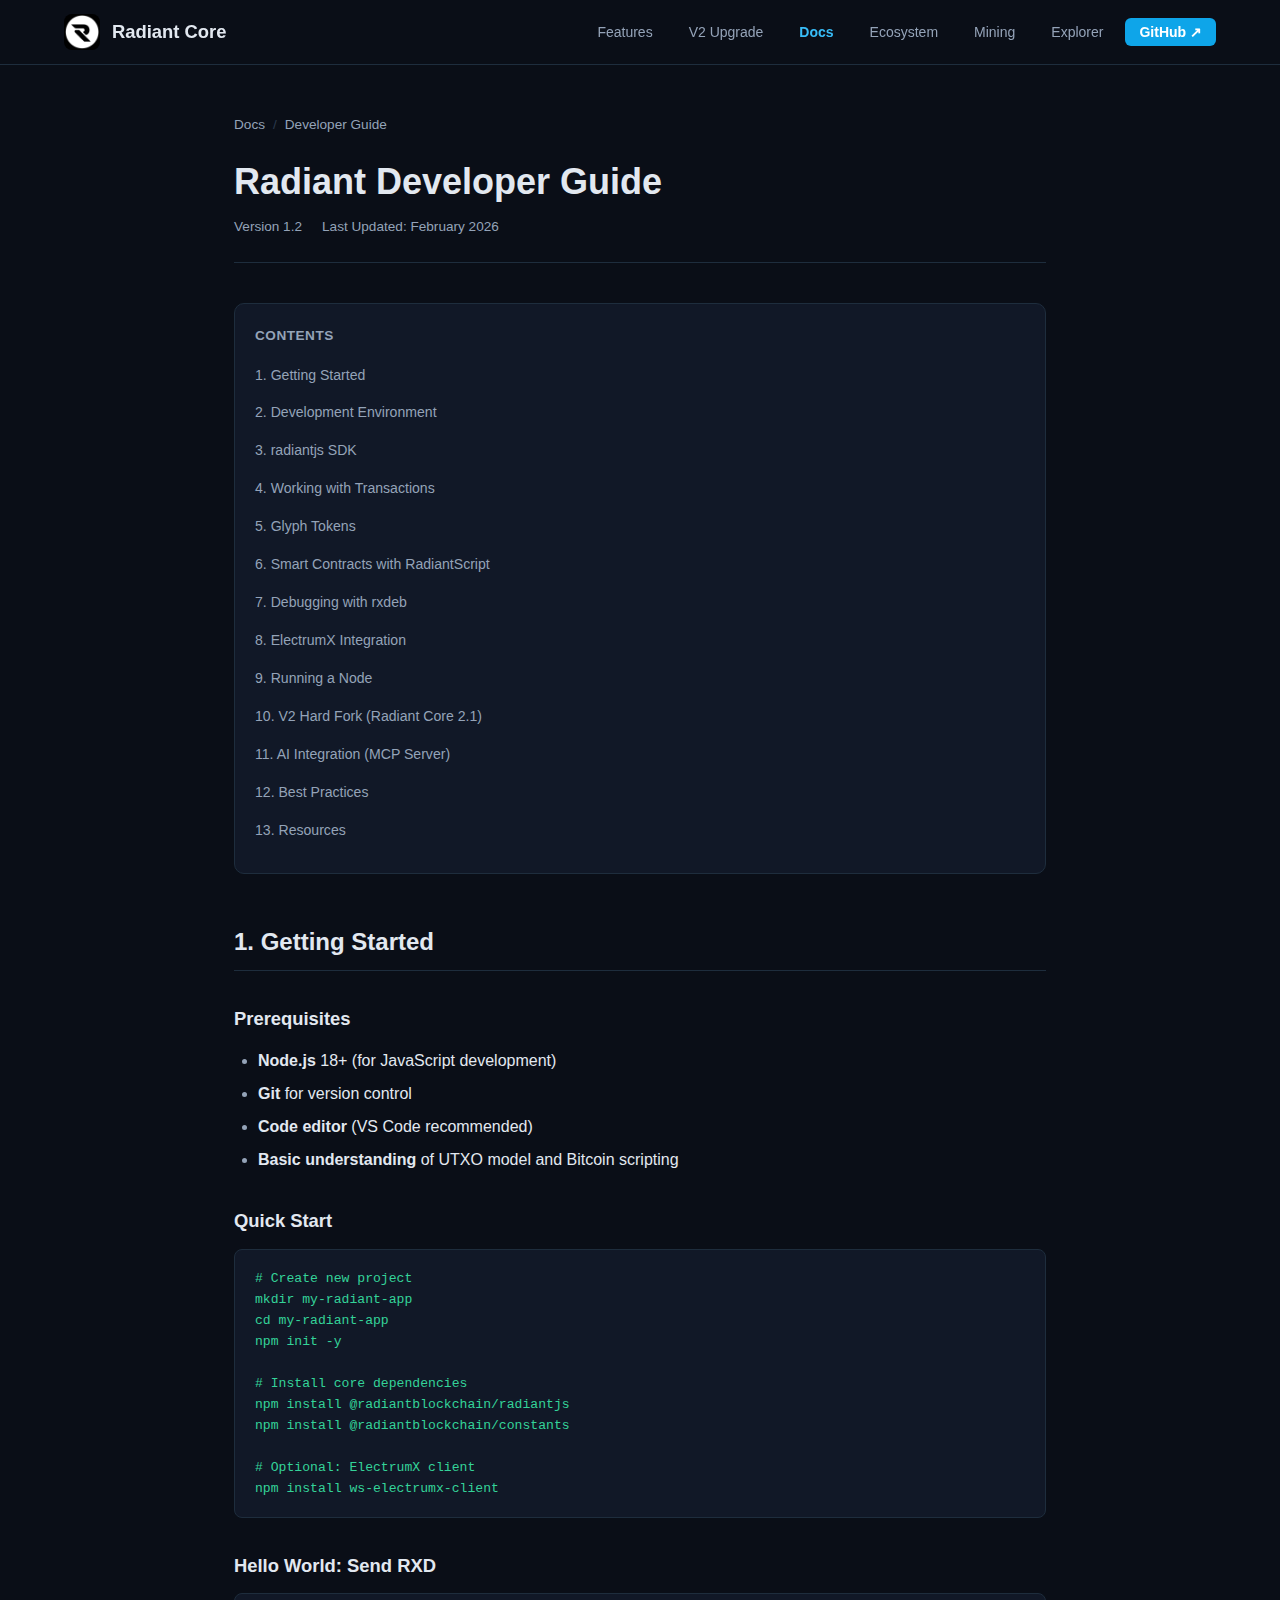
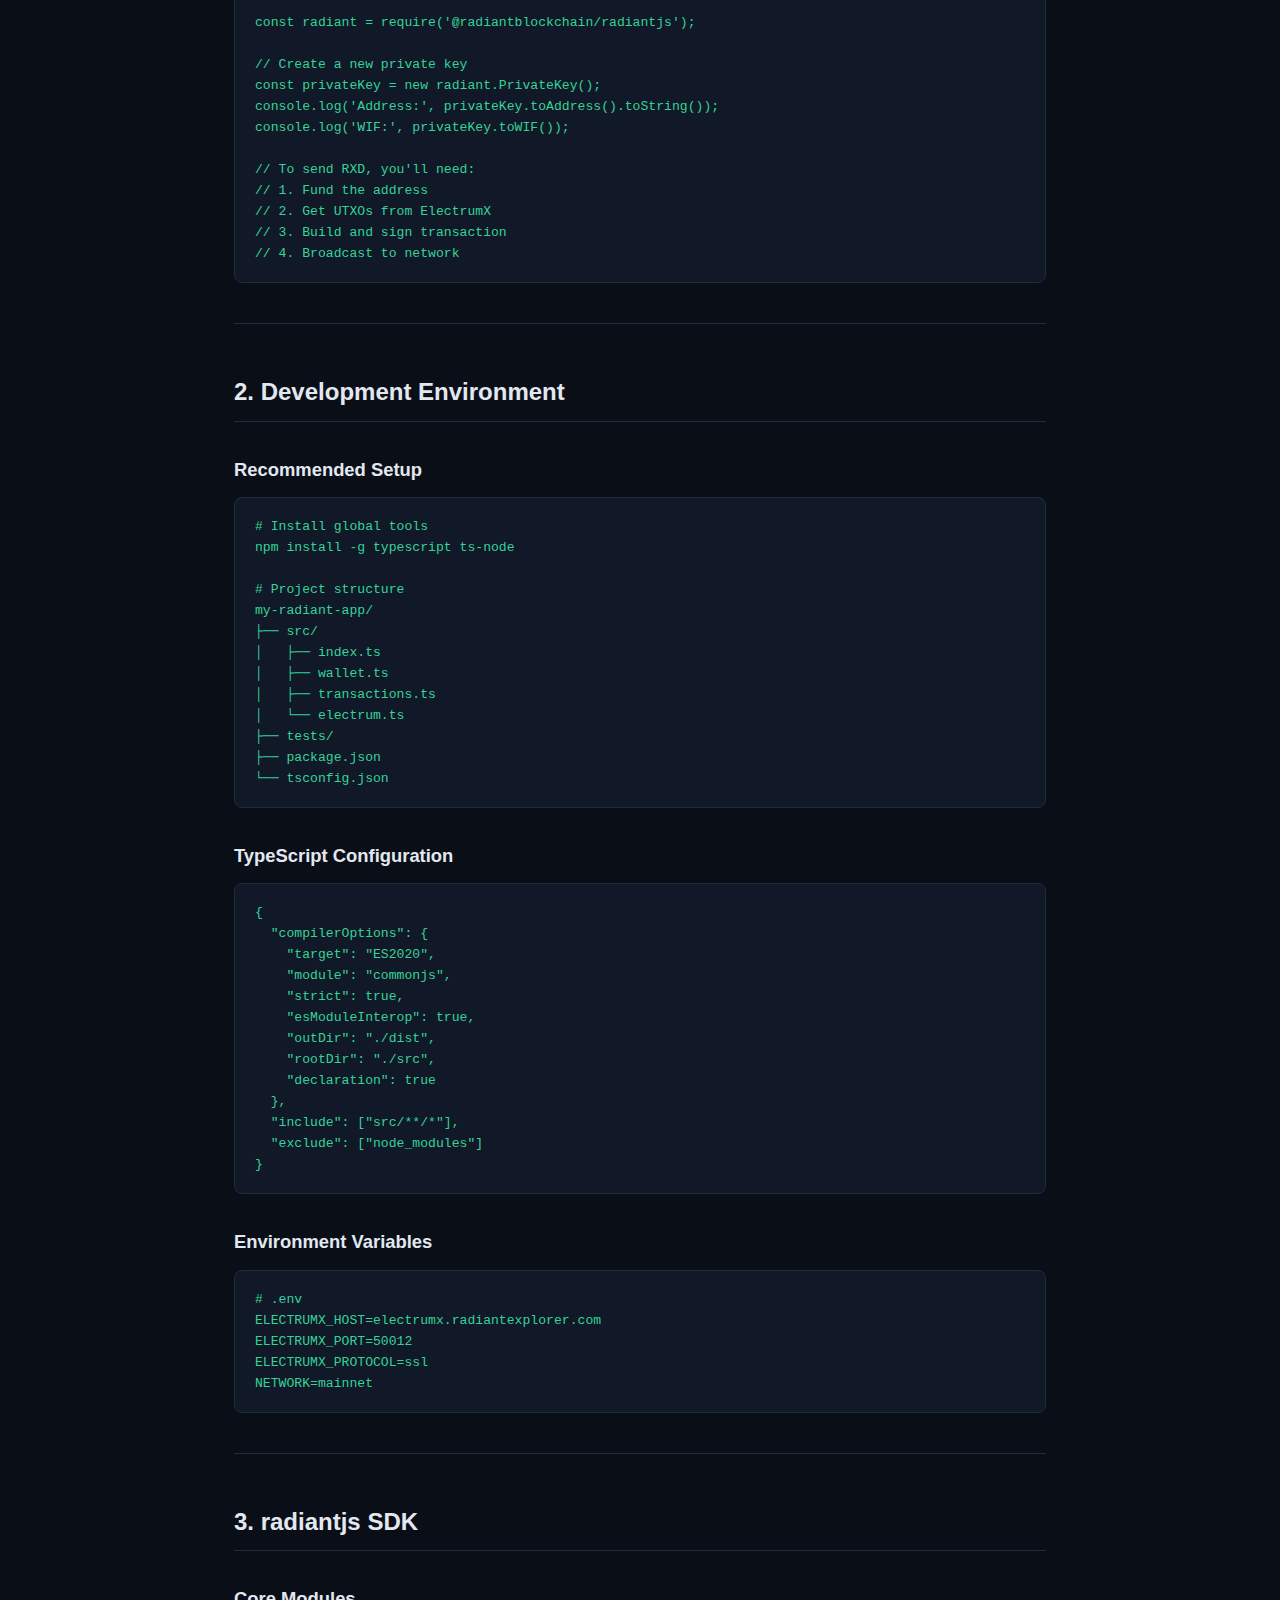
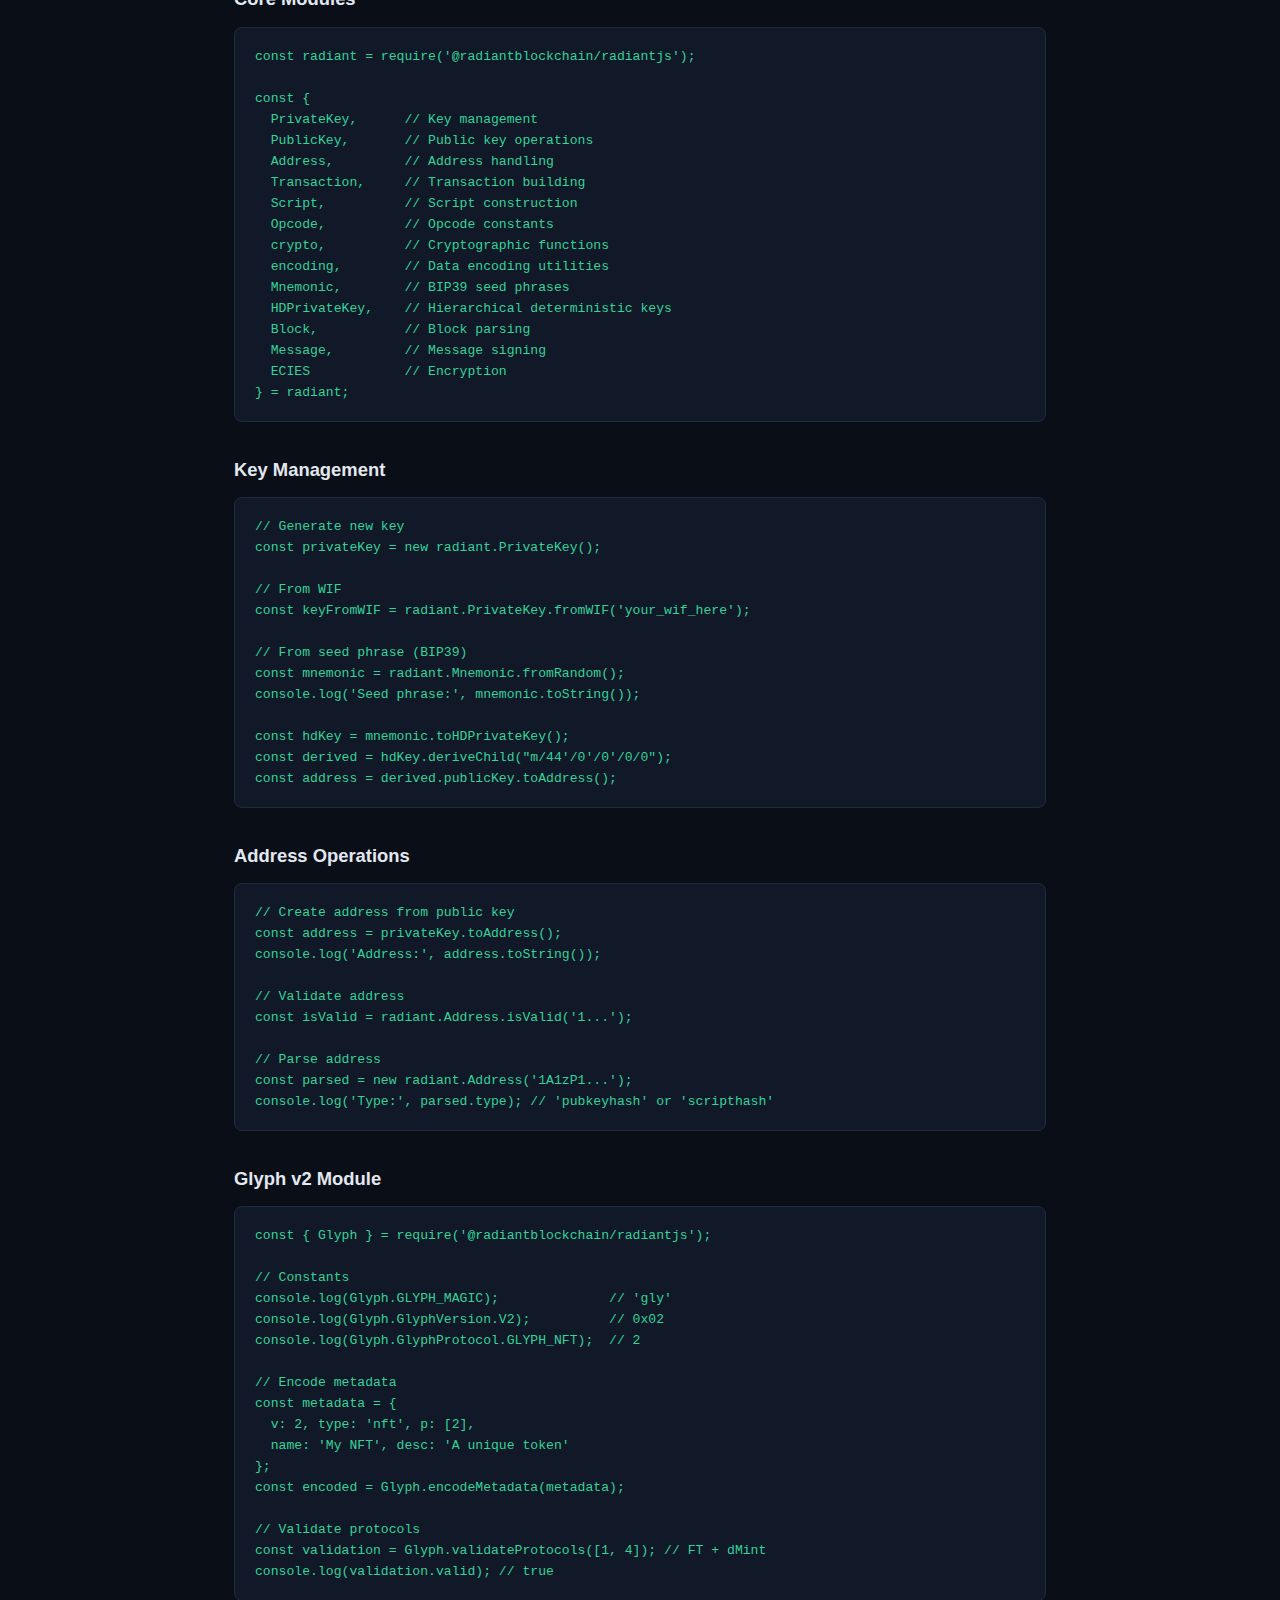
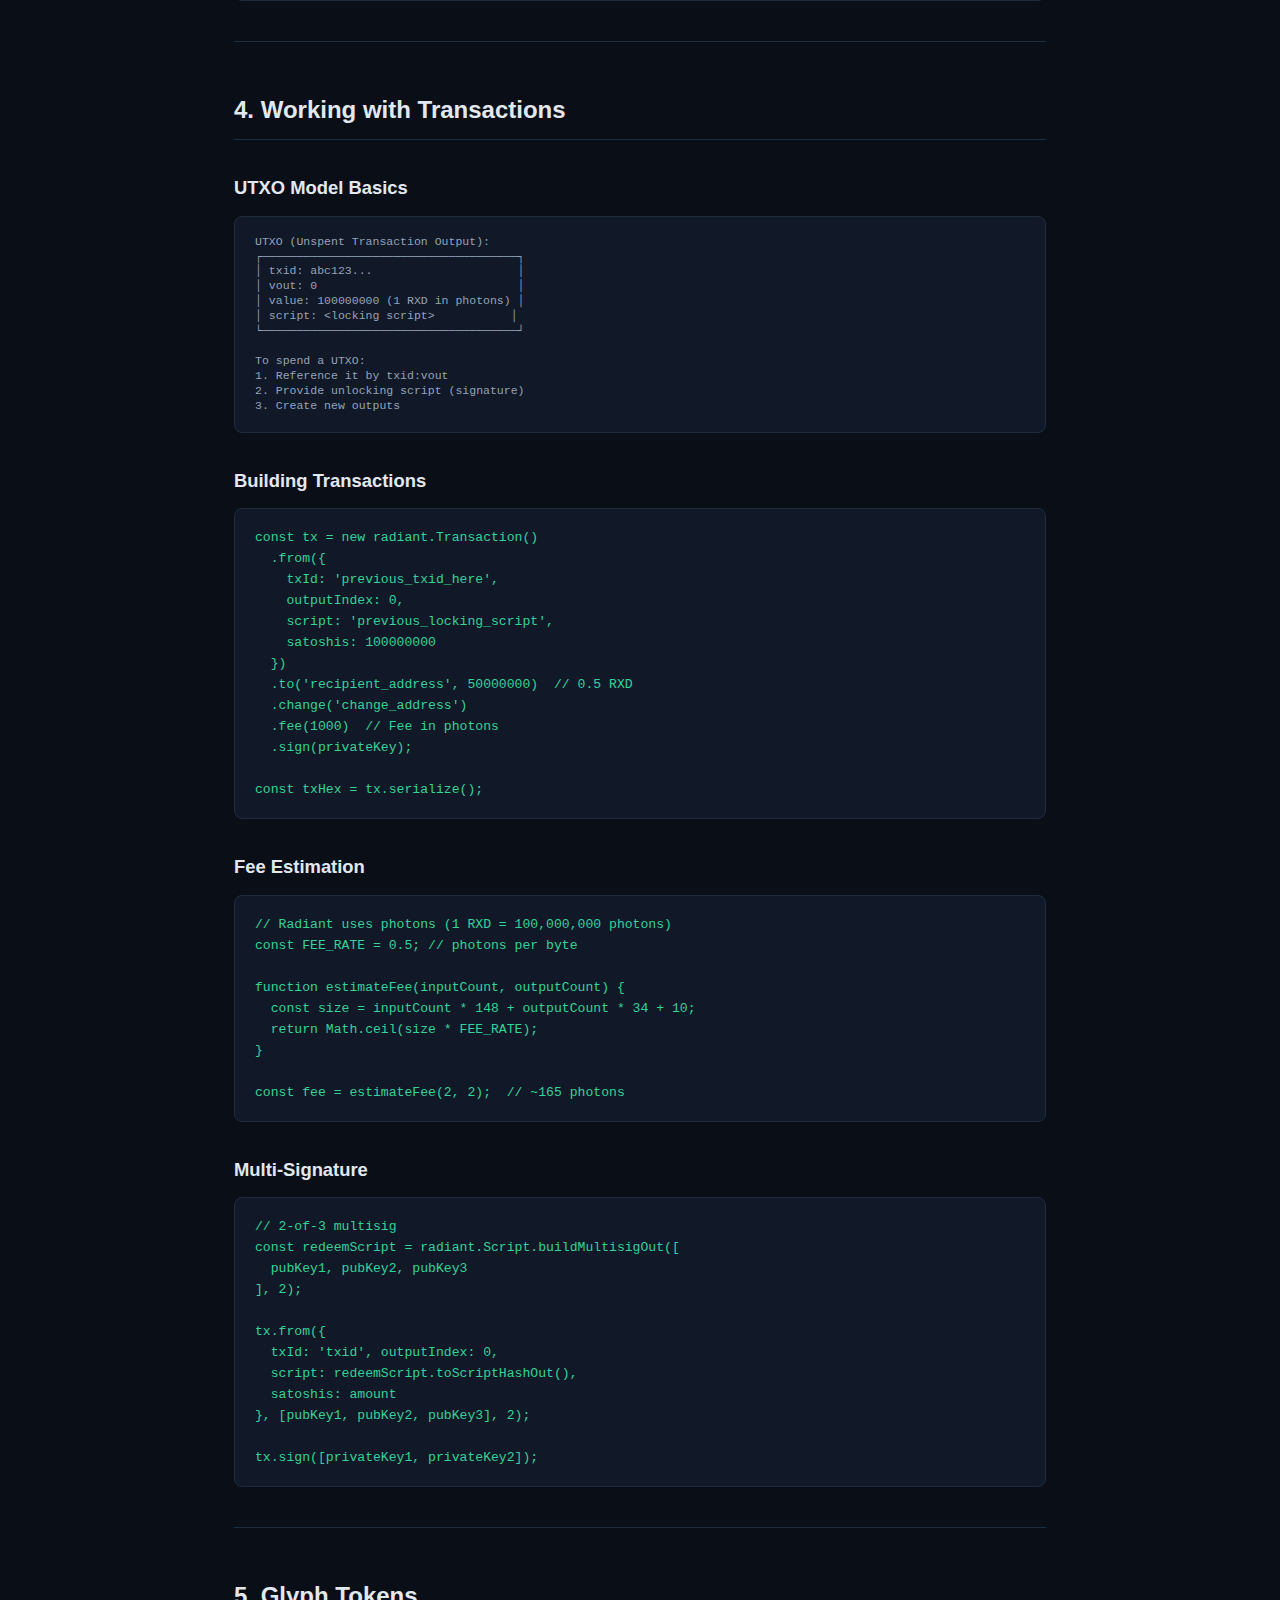
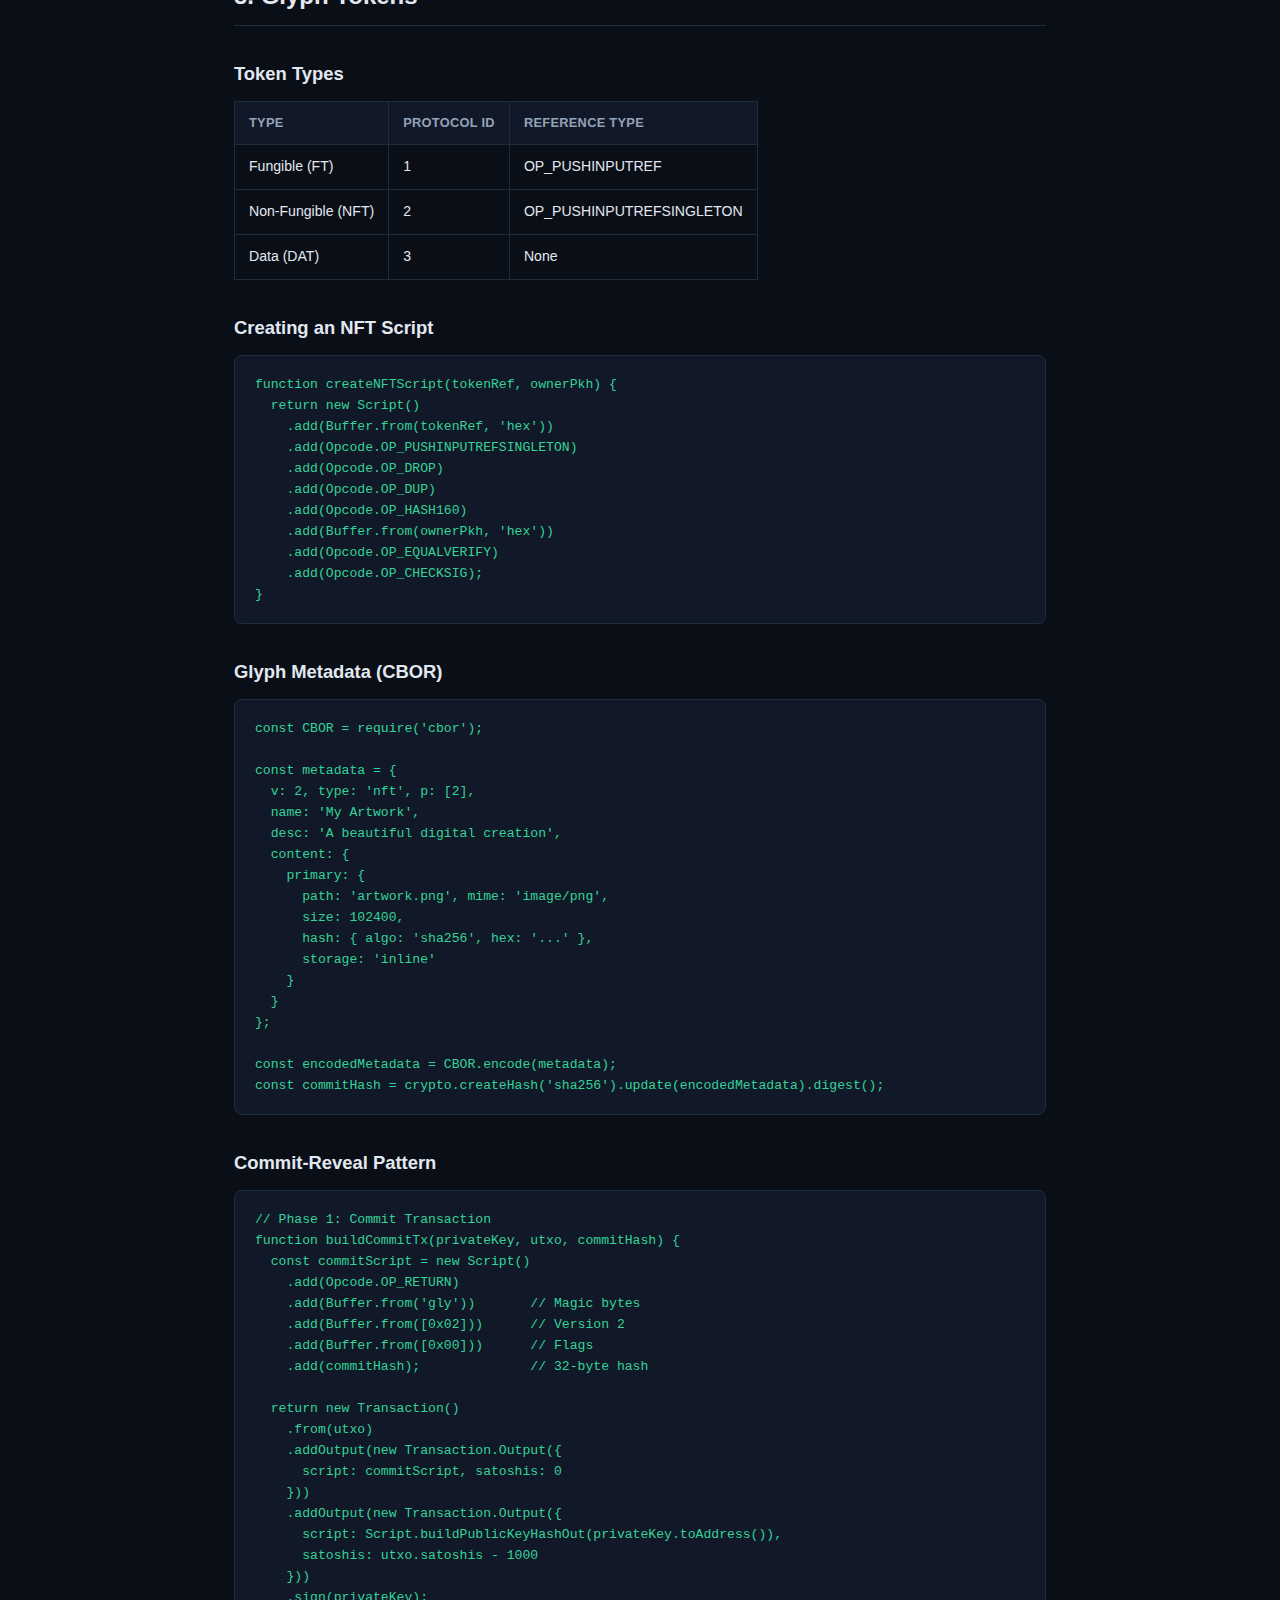
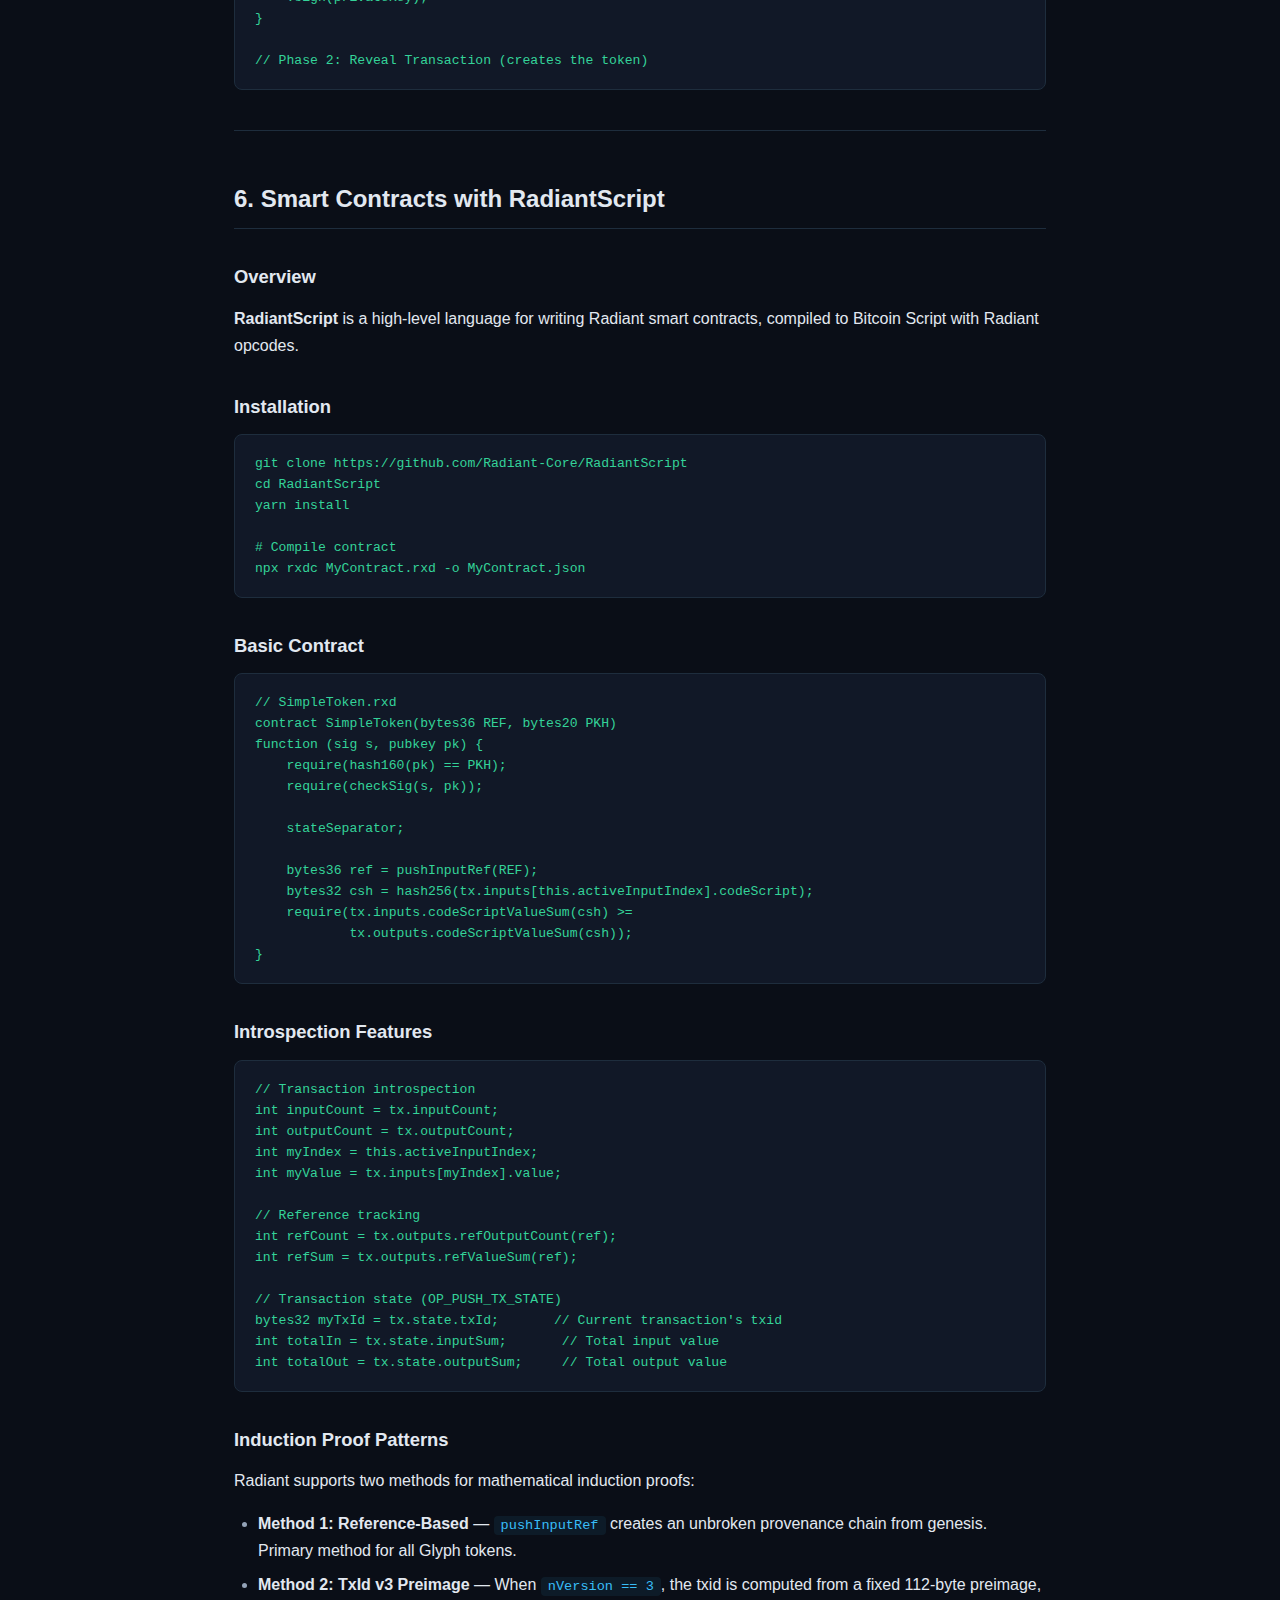
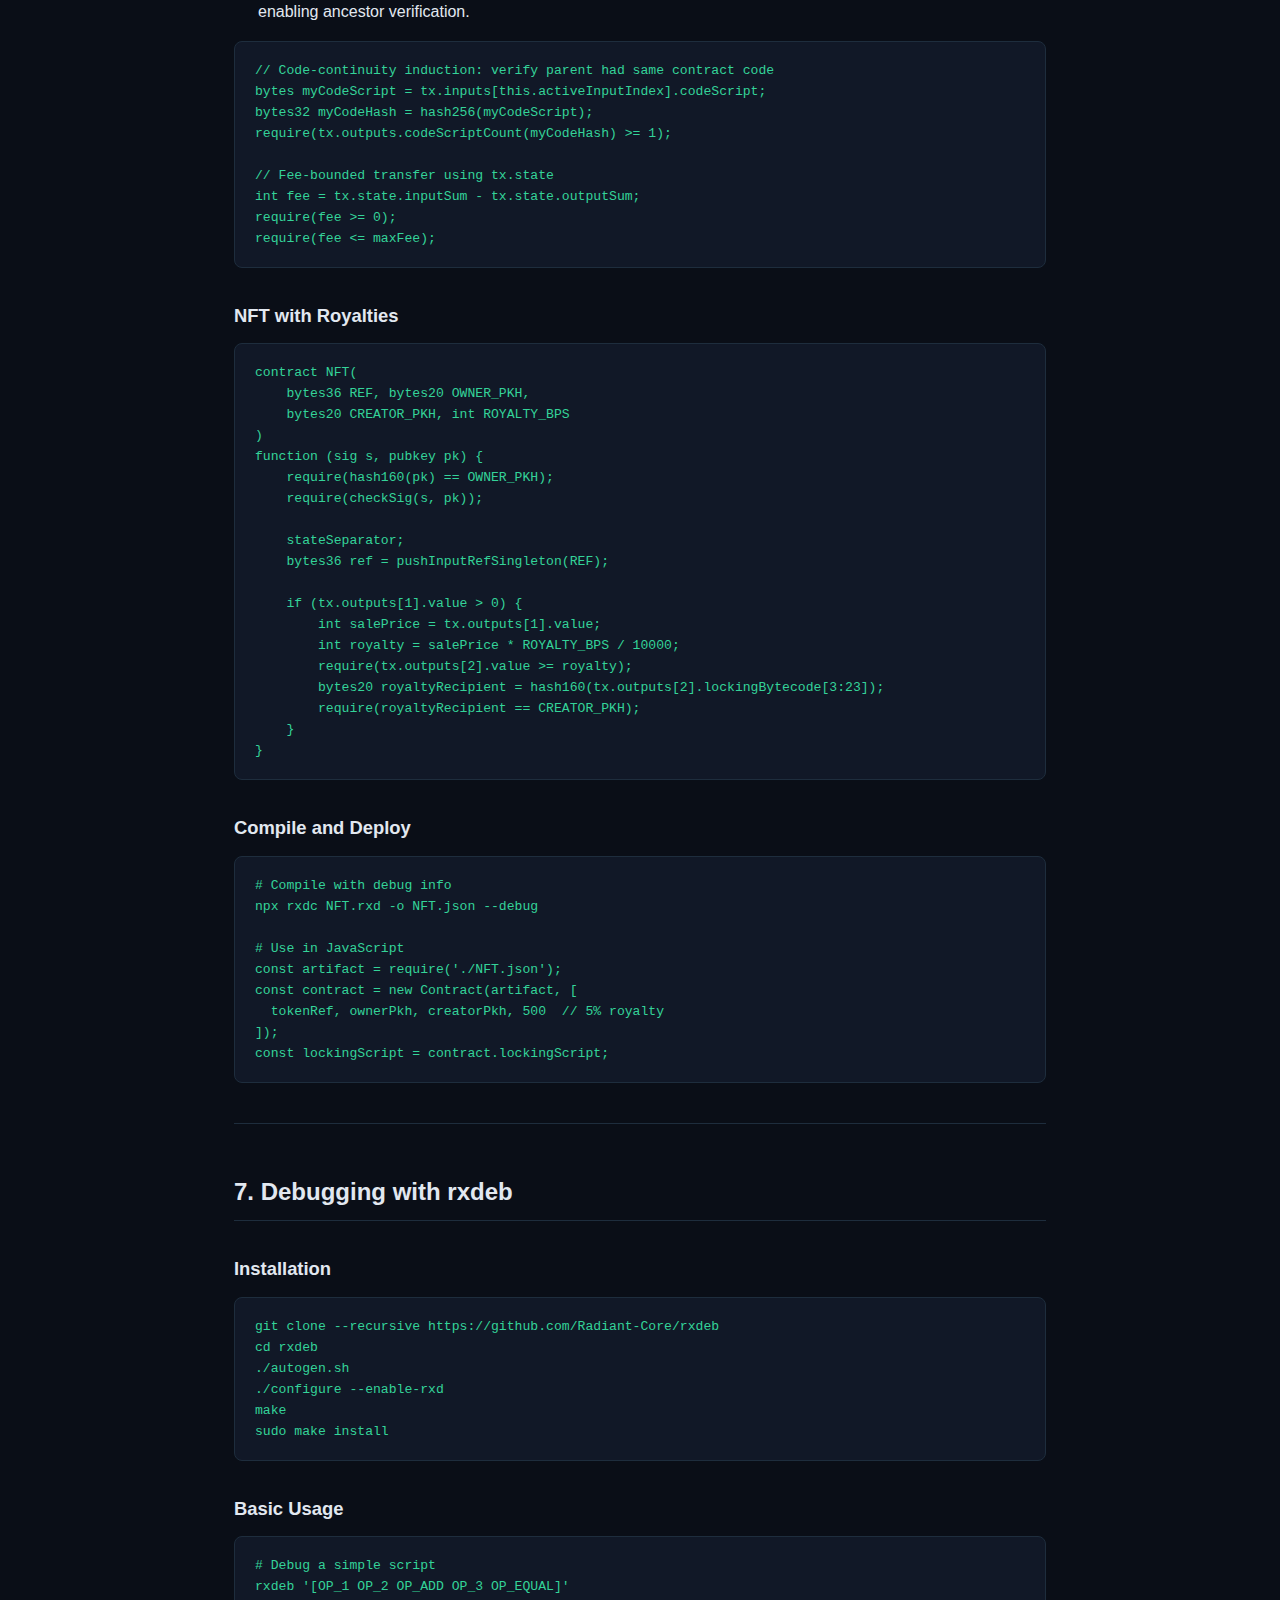
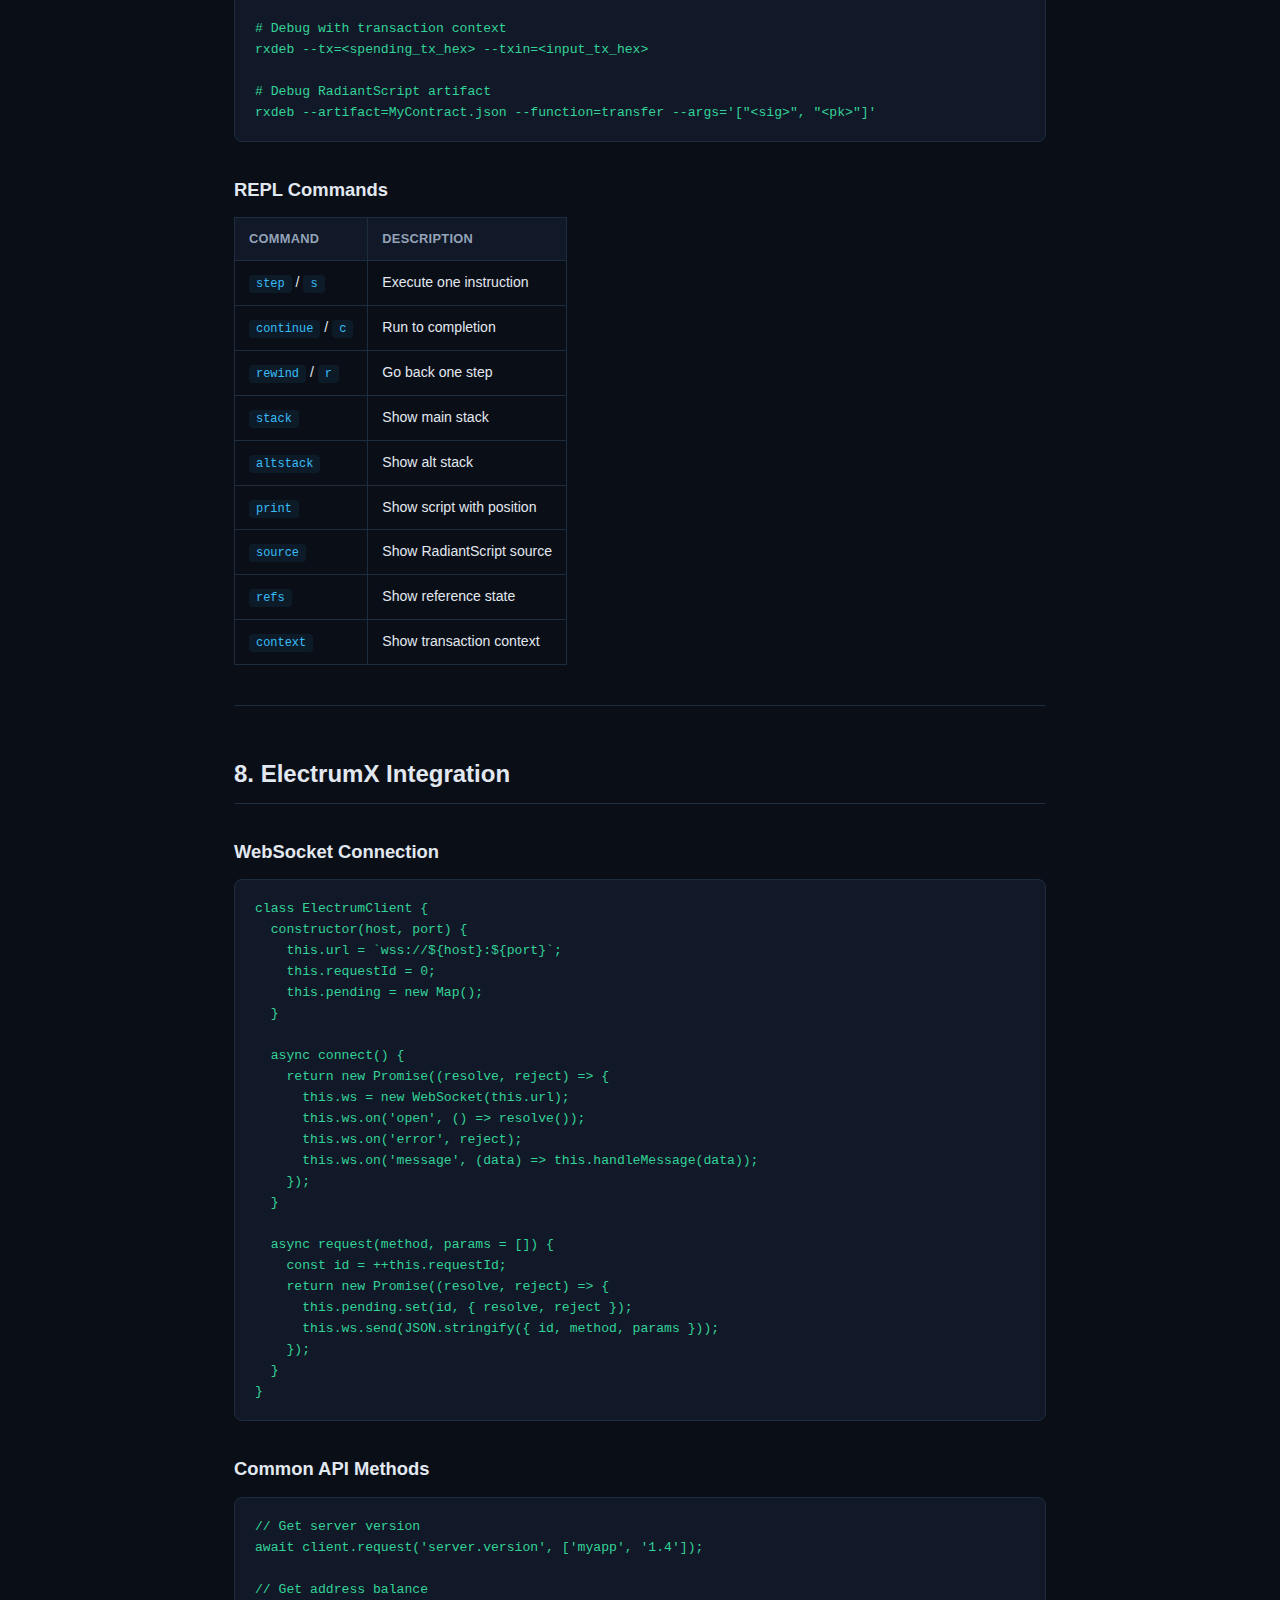
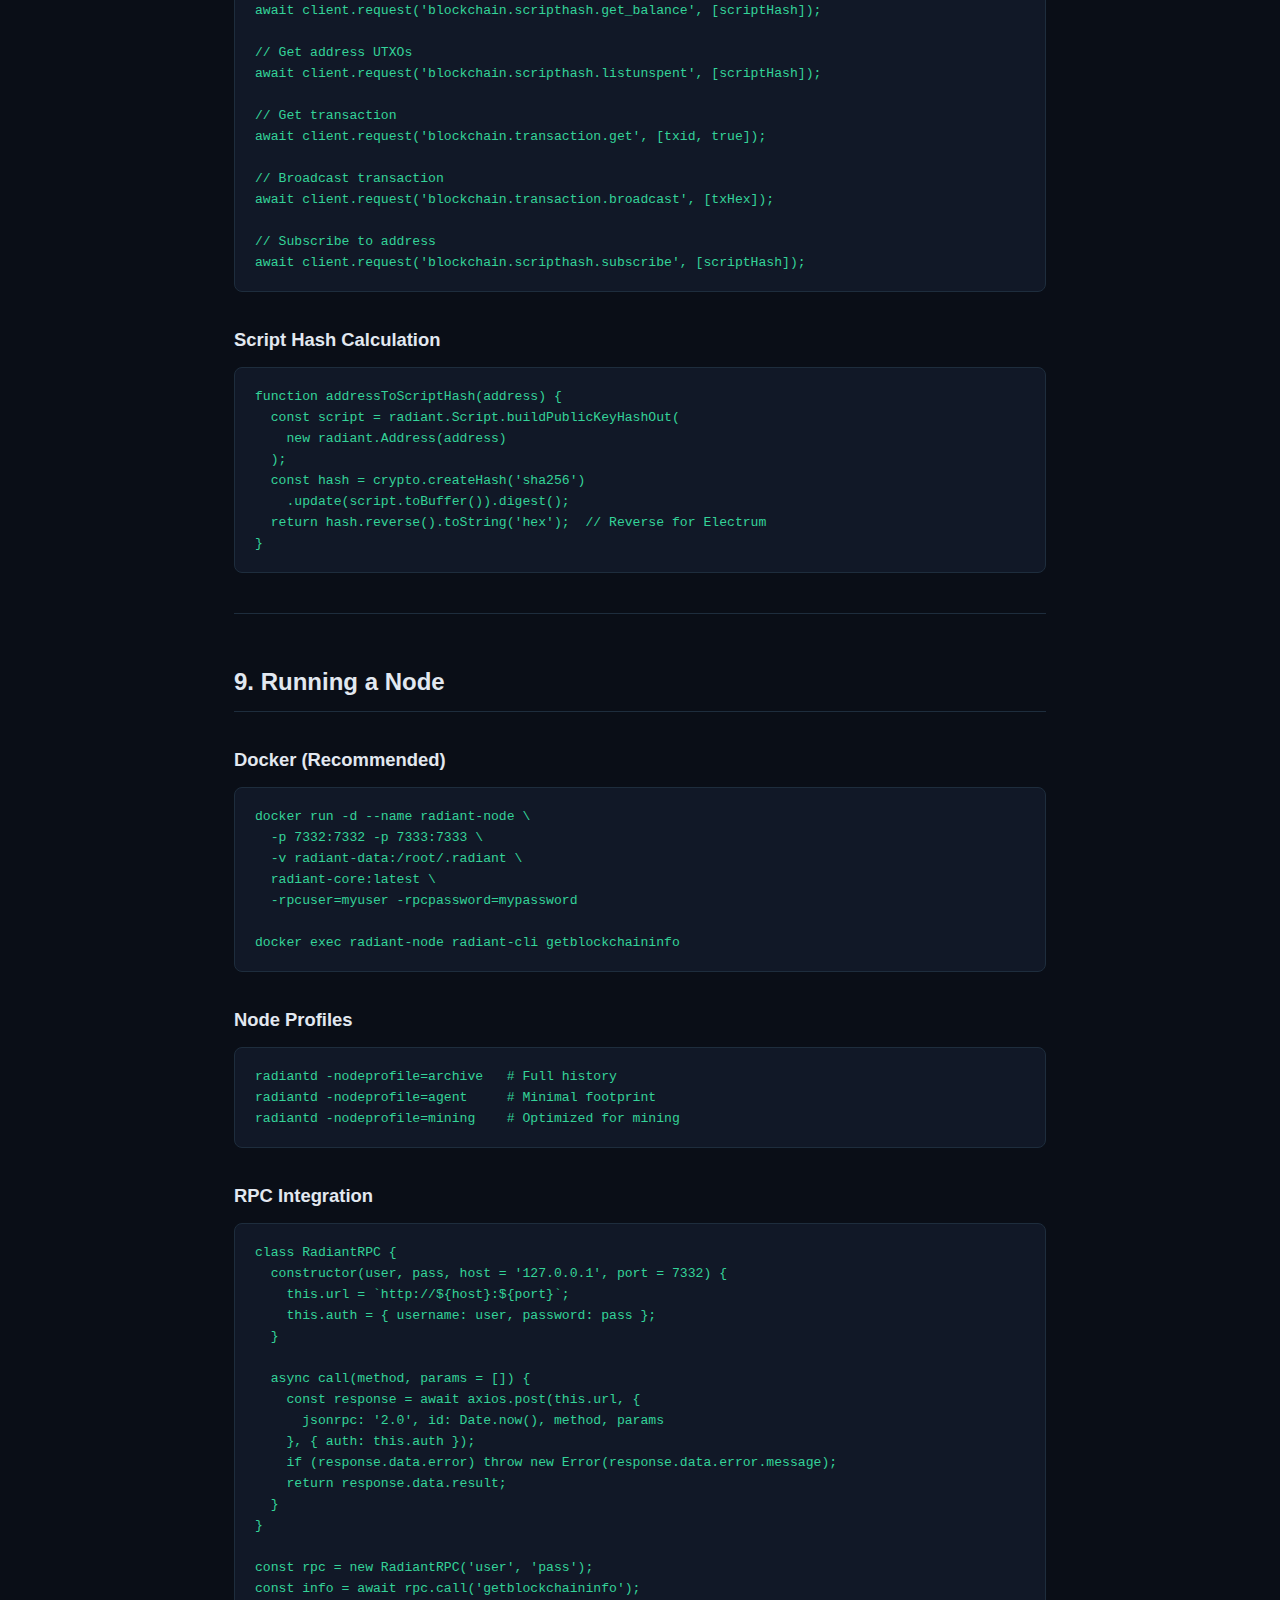
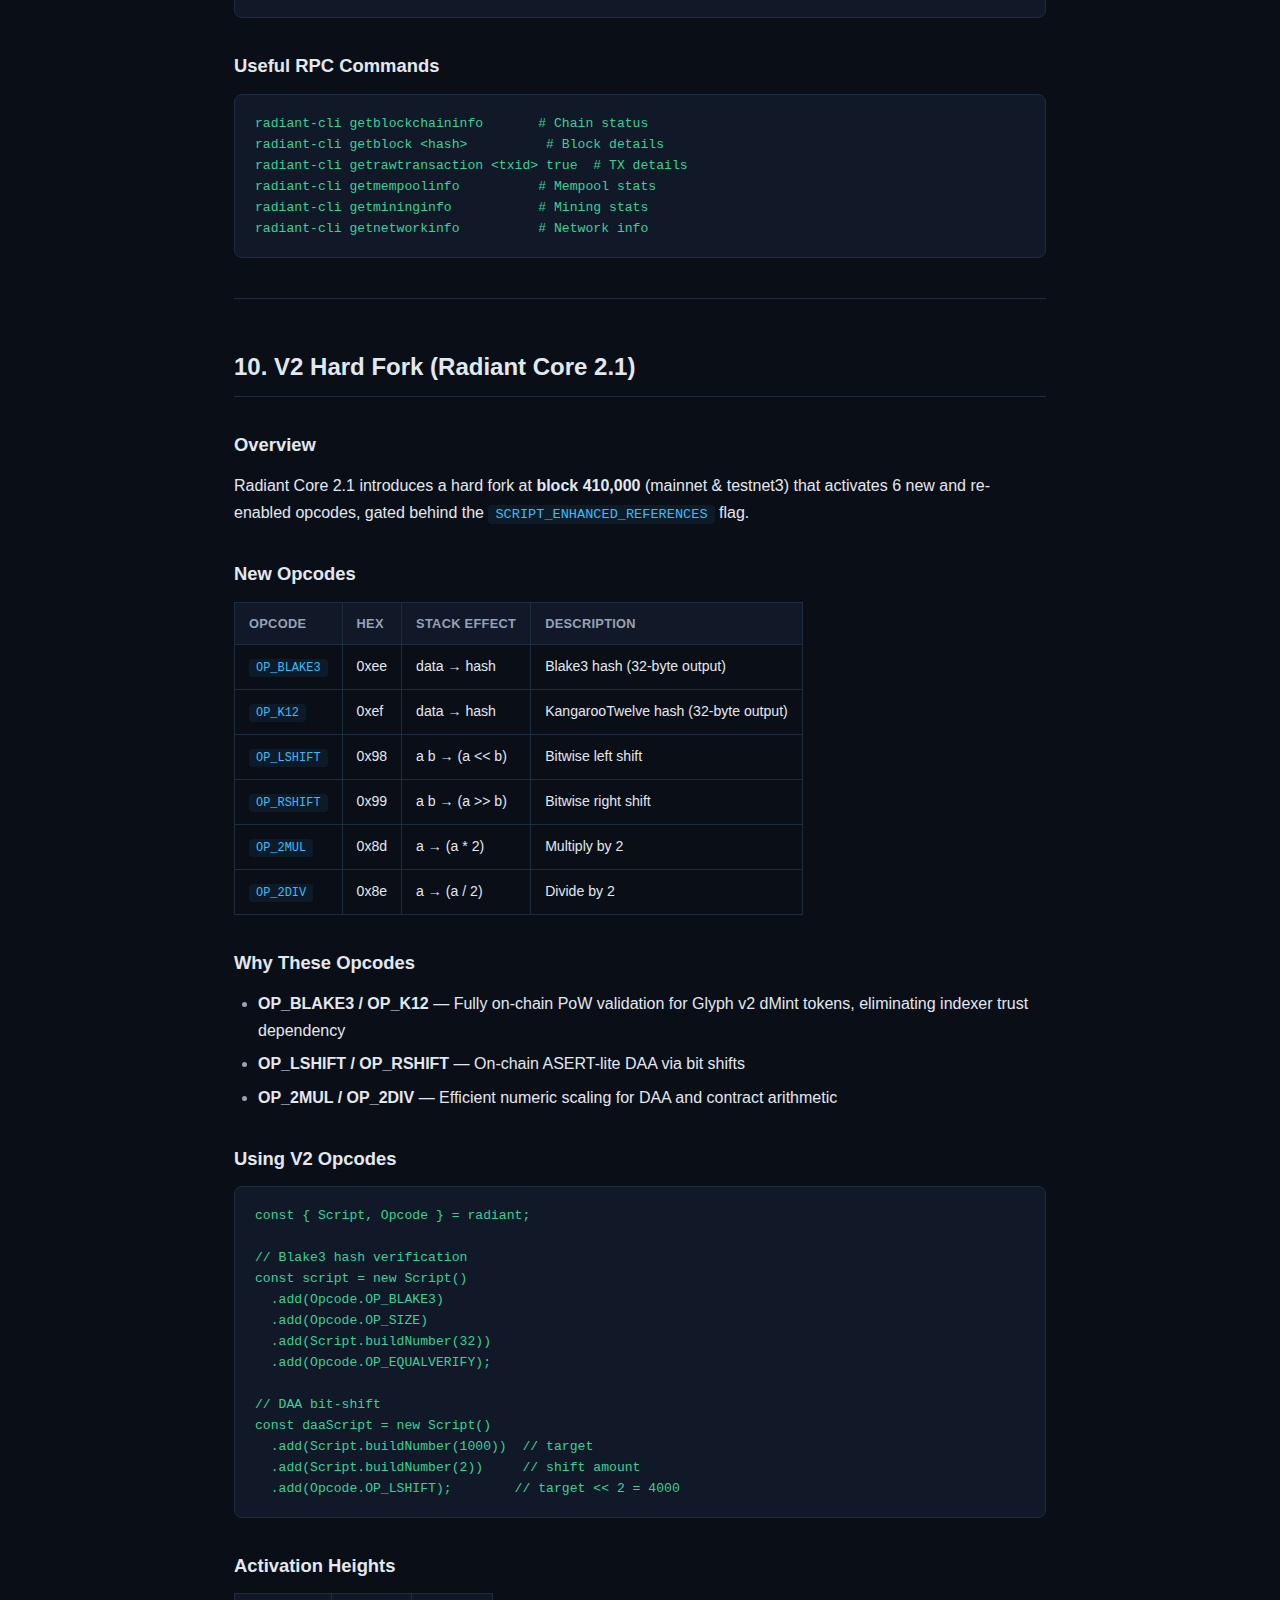
<file: docs/developer-guide.html>
<!DOCTYPE html>
<html lang="en">
<head>
    <meta charset="UTF-8">
    <meta name="viewport" content="width=device-width, initial-scale=1.0">
    <title>Developer Guide — Radiant Core Docs</title>
    <meta name="description" content="Radiant developer guide: radiantjs SDK, transactions, Glyph tokens, RadiantScript smart contracts, ElectrumX, node RPC, V2 opcodes, and AI integration.">
    <link rel="icon" type="image/x-icon" href="../favicon.ico">
    <link rel="stylesheet" href="docs.css">
</head>
<body>

<nav class="navbar">
    <div class="container">
        <a href="../" class="nav-brand"><img src="../radiant-logo-darkmode.jpg" alt="Radiant"> Radiant Core</a>
        <button class="hamburger" onclick="document.querySelector('.nav-links').classList.toggle('open')" aria-label="Menu">&#9776;</button>
        <ul class="nav-links">
            <li><a href="../#features">Features</a></li>
            <li><a href="../#v2-upgrade">V2 Upgrade</a></li>
            <li><a href="./" class="nav-active">Docs</a></li>
            <li><a href="../#ecosystem">Ecosystem</a></li>
            <li><a href="../#mining">Mining</a></li>
            <li><a href="../explorer/">Explorer</a></li>
            <li><a href="https://github.com/Radiant-Core" class="nav-cta">GitHub ↗</a></li>
        </ul>
    </div>
</nav>

<div class="doc-container">
    <div class="breadcrumb"><a href="./">Docs</a> <span class="sep">/</span> <span>Developer Guide</span></div>

    <div class="doc-header">
        <h1>Radiant Developer Guide</h1>
        <div class="doc-meta"><span>Version 1.2</span> <span>Last Updated: February 2026</span></div>
    </div>

    <nav class="doc-toc">
        <h3>Contents</h3>
        <ul>
            <li><a href="#getting-started">1. Getting Started</a></li>
            <li><a href="#dev-environment">2. Development Environment</a></li>
            <li><a href="#radiantjs">3. radiantjs SDK</a></li>
            <li><a href="#transactions">4. Working with Transactions</a></li>
            <li><a href="#glyph-tokens">5. Glyph Tokens</a></li>
            <li><a href="#radiantscript">6. Smart Contracts with RadiantScript</a></li>
            <li><a href="#rxdeb">7. Debugging with rxdeb</a></li>
            <li><a href="#electrumx">8. ElectrumX Integration</a></li>
            <li><a href="#running-node">9. Running a Node</a></li>
            <li><a href="#v2-hard-fork">10. V2 Hard Fork (Radiant Core 2.1)</a></li>
            <li><a href="#ai-integration">11. AI Integration (MCP Server)</a></li>
            <li><a href="#best-practices">12. Best Practices</a></li>
            <li><a href="#resources">13. Resources</a></li>
        </ul>
    </nav>

    <div class="doc-content">

<h2 id="getting-started">1. Getting Started</h2>

<h3>Prerequisites</h3>
<ul>
<li><strong>Node.js</strong> 18+ (for JavaScript development)</li>
<li><strong>Git</strong> for version control</li>
<li><strong>Code editor</strong> (VS Code recommended)</li>
<li><strong>Basic understanding</strong> of UTXO model and Bitcoin scripting</li>
</ul>

<h3>Quick Start</h3>
<pre><code># Create new project
mkdir my-radiant-app
cd my-radiant-app
npm init -y

# Install core dependencies
npm install @radiantblockchain/radiantjs
npm install @radiantblockchain/constants

# Optional: ElectrumX client
npm install ws-electrumx-client</code></pre>

<h3>Hello World: Send RXD</h3>
<pre><code>const radiant = require('@radiantblockchain/radiantjs');

// Create a new private key
const privateKey = new radiant.PrivateKey();
console.log('Address:', privateKey.toAddress().toString());
console.log('WIF:', privateKey.toWIF());

// To send RXD, you'll need:
// 1. Fund the address
// 2. Get UTXOs from ElectrumX
// 3. Build and sign transaction
// 4. Broadcast to network</code></pre>

<hr>

<h2 id="dev-environment">2. Development Environment</h2>

<h3>Recommended Setup</h3>
<pre><code># Install global tools
npm install -g typescript ts-node

# Project structure
my-radiant-app/
├── src/
│   ├── index.ts
│   ├── wallet.ts
│   ├── transactions.ts
│   └── electrum.ts
├── tests/
├── package.json
└── tsconfig.json</code></pre>

<h3>TypeScript Configuration</h3>
<pre><code>{
  "compilerOptions": {
    "target": "ES2020",
    "module": "commonjs",
    "strict": true,
    "esModuleInterop": true,
    "outDir": "./dist",
    "rootDir": "./src",
    "declaration": true
  },
  "include": ["src/**/*"],
  "exclude": ["node_modules"]
}</code></pre>

<h3>Environment Variables</h3>
<pre><code># .env
ELECTRUMX_HOST=electrumx.radiantexplorer.com
ELECTRUMX_PORT=50012
ELECTRUMX_PROTOCOL=ssl
NETWORK=mainnet</code></pre>

<hr>

<h2 id="radiantjs">3. radiantjs SDK</h2>

<h3>Core Modules</h3>
<pre><code>const radiant = require('@radiantblockchain/radiantjs');

const {
  PrivateKey,      // Key management
  PublicKey,       // Public key operations
  Address,         // Address handling
  Transaction,     // Transaction building
  Script,          // Script construction
  Opcode,          // Opcode constants
  crypto,          // Cryptographic functions
  encoding,        // Data encoding utilities
  Mnemonic,        // BIP39 seed phrases
  HDPrivateKey,    // Hierarchical deterministic keys
  Block,           // Block parsing
  Message,         // Message signing
  ECIES            // Encryption
} = radiant;</code></pre>

<h3>Key Management</h3>
<pre><code>// Generate new key
const privateKey = new radiant.PrivateKey();

// From WIF
const keyFromWIF = radiant.PrivateKey.fromWIF('your_wif_here');

// From seed phrase (BIP39)
const mnemonic = radiant.Mnemonic.fromRandom();
console.log('Seed phrase:', mnemonic.toString());

const hdKey = mnemonic.toHDPrivateKey();
const derived = hdKey.deriveChild("m/44'/0'/0'/0/0");
const address = derived.publicKey.toAddress();</code></pre>

<h3>Address Operations</h3>
<pre><code>// Create address from public key
const address = privateKey.toAddress();
console.log('Address:', address.toString());

// Validate address
const isValid = radiant.Address.isValid('1...');

// Parse address
const parsed = new radiant.Address('1A1zP1...');
console.log('Type:', parsed.type); // 'pubkeyhash' or 'scripthash'</code></pre>

<h3>Glyph v2 Module</h3>
<pre><code>const { Glyph } = require('@radiantblockchain/radiantjs');

// Constants
console.log(Glyph.GLYPH_MAGIC);              // 'gly'
console.log(Glyph.GlyphVersion.V2);          // 0x02
console.log(Glyph.GlyphProtocol.GLYPH_NFT);  // 2

// Encode metadata
const metadata = {
  v: 2, type: 'nft', p: [2],
  name: 'My NFT', desc: 'A unique token'
};
const encoded = Glyph.encodeMetadata(metadata);

// Validate protocols
const validation = Glyph.validateProtocols([1, 4]); // FT + dMint
console.log(validation.valid); // true</code></pre>

<hr>

<h2 id="transactions">4. Working with Transactions</h2>

<h3>UTXO Model Basics</h3>
<pre class="diagram"><code>UTXO (Unspent Transaction Output):
┌─────────────────────────────────────┐
│ txid: abc123...                     │
│ vout: 0                             │
│ value: 100000000 (1 RXD in photons) │
│ script: &lt;locking script&gt;           │
└─────────────────────────────────────┘

To spend a UTXO:
1. Reference it by txid:vout
2. Provide unlocking script (signature)
3. Create new outputs</code></pre>

<h3>Building Transactions</h3>
<pre><code>const tx = new radiant.Transaction()
  .from({
    txId: 'previous_txid_here',
    outputIndex: 0,
    script: 'previous_locking_script',
    satoshis: 100000000
  })
  .to('recipient_address', 50000000)  // 0.5 RXD
  .change('change_address')
  .fee(1000)  // Fee in photons
  .sign(privateKey);

const txHex = tx.serialize();</code></pre>

<h3>Fee Estimation</h3>
<pre><code>// Radiant uses photons (1 RXD = 100,000,000 photons)
const FEE_RATE = 0.5; // photons per byte

function estimateFee(inputCount, outputCount) {
  const size = inputCount * 148 + outputCount * 34 + 10;
  return Math.ceil(size * FEE_RATE);
}

const fee = estimateFee(2, 2);  // ~165 photons</code></pre>

<h3>Multi-Signature</h3>
<pre><code>// 2-of-3 multisig
const redeemScript = radiant.Script.buildMultisigOut([
  pubKey1, pubKey2, pubKey3
], 2);

tx.from({
  txId: 'txid', outputIndex: 0,
  script: redeemScript.toScriptHashOut(),
  satoshis: amount
}, [pubKey1, pubKey2, pubKey3], 2);

tx.sign([privateKey1, privateKey2]);</code></pre>

<hr>

<h2 id="glyph-tokens">5. Glyph Tokens</h2>

<h3>Token Types</h3>
<table>
<thead><tr><th>Type</th><th>Protocol ID</th><th>Reference Type</th></tr></thead>
<tbody>
<tr><td>Fungible (FT)</td><td>1</td><td>OP_PUSHINPUTREF</td></tr>
<tr><td>Non-Fungible (NFT)</td><td>2</td><td>OP_PUSHINPUTREFSINGLETON</td></tr>
<tr><td>Data (DAT)</td><td>3</td><td>None</td></tr>
</tbody>
</table>

<h3>Creating an NFT Script</h3>
<pre><code>function createNFTScript(tokenRef, ownerPkh) {
  return new Script()
    .add(Buffer.from(tokenRef, 'hex'))
    .add(Opcode.OP_PUSHINPUTREFSINGLETON)
    .add(Opcode.OP_DROP)
    .add(Opcode.OP_DUP)
    .add(Opcode.OP_HASH160)
    .add(Buffer.from(ownerPkh, 'hex'))
    .add(Opcode.OP_EQUALVERIFY)
    .add(Opcode.OP_CHECKSIG);
}</code></pre>

<h3>Glyph Metadata (CBOR)</h3>
<pre><code>const CBOR = require('cbor');

const metadata = {
  v: 2, type: 'nft', p: [2],
  name: 'My Artwork',
  desc: 'A beautiful digital creation',
  content: {
    primary: {
      path: 'artwork.png', mime: 'image/png',
      size: 102400,
      hash: { algo: 'sha256', hex: '...' },
      storage: 'inline'
    }
  }
};

const encodedMetadata = CBOR.encode(metadata);
const commitHash = crypto.createHash('sha256').update(encodedMetadata).digest();</code></pre>

<h3>Commit-Reveal Pattern</h3>
<pre><code>// Phase 1: Commit Transaction
function buildCommitTx(privateKey, utxo, commitHash) {
  const commitScript = new Script()
    .add(Opcode.OP_RETURN)
    .add(Buffer.from('gly'))       // Magic bytes
    .add(Buffer.from([0x02]))      // Version 2
    .add(Buffer.from([0x00]))      // Flags
    .add(commitHash);              // 32-byte hash

  return new Transaction()
    .from(utxo)
    .addOutput(new Transaction.Output({
      script: commitScript, satoshis: 0
    }))
    .addOutput(new Transaction.Output({
      script: Script.buildPublicKeyHashOut(privateKey.toAddress()),
      satoshis: utxo.satoshis - 1000
    }))
    .sign(privateKey);
}

// Phase 2: Reveal Transaction (creates the token)</code></pre>

<hr>

<h2 id="radiantscript">6. Smart Contracts with RadiantScript</h2>

<h3>Overview</h3>
<p><strong>RadiantScript</strong> is a high-level language for writing Radiant smart contracts, compiled to Bitcoin Script with Radiant opcodes.</p>

<h3>Installation</h3>
<pre><code>git clone https://github.com/Radiant-Core/RadiantScript
cd RadiantScript
yarn install

# Compile contract
npx rxdc MyContract.rxd -o MyContract.json</code></pre>

<h3>Basic Contract</h3>
<pre><code>// SimpleToken.rxd
contract SimpleToken(bytes36 REF, bytes20 PKH)
function (sig s, pubkey pk) {
    require(hash160(pk) == PKH);
    require(checkSig(s, pk));

    stateSeparator;

    bytes36 ref = pushInputRef(REF);
    bytes32 csh = hash256(tx.inputs[this.activeInputIndex].codeScript);
    require(tx.inputs.codeScriptValueSum(csh) >=
            tx.outputs.codeScriptValueSum(csh));
}</code></pre>

<h3>Introspection Features</h3>
<pre><code>// Transaction introspection
int inputCount = tx.inputCount;
int outputCount = tx.outputCount;
int myIndex = this.activeInputIndex;
int myValue = tx.inputs[myIndex].value;

// Reference tracking
int refCount = tx.outputs.refOutputCount(ref);
int refSum = tx.outputs.refValueSum(ref);

// Transaction state (OP_PUSH_TX_STATE)
bytes32 myTxId = tx.state.txId;       // Current transaction's txid
int totalIn = tx.state.inputSum;       // Total input value
int totalOut = tx.state.outputSum;     // Total output value</code></pre>

<h3>Induction Proof Patterns</h3>
<p>Radiant supports two methods for mathematical induction proofs:</p>
<ul>
<li><strong>Method 1: Reference-Based</strong> — <code>pushInputRef</code> creates an unbroken provenance chain from genesis. Primary method for all Glyph tokens.</li>
<li><strong>Method 2: TxId v3 Preimage</strong> — When <code>nVersion == 3</code>, the txid is computed from a fixed 112-byte preimage, enabling ancestor verification.</li>
</ul>

<pre><code>// Code-continuity induction: verify parent had same contract code
bytes myCodeScript = tx.inputs[this.activeInputIndex].codeScript;
bytes32 myCodeHash = hash256(myCodeScript);
require(tx.outputs.codeScriptCount(myCodeHash) >= 1);

// Fee-bounded transfer using tx.state
int fee = tx.state.inputSum - tx.state.outputSum;
require(fee >= 0);
require(fee &lt;= maxFee);</code></pre>

<h3>NFT with Royalties</h3>
<pre><code>contract NFT(
    bytes36 REF, bytes20 OWNER_PKH,
    bytes20 CREATOR_PKH, int ROYALTY_BPS
)
function (sig s, pubkey pk) {
    require(hash160(pk) == OWNER_PKH);
    require(checkSig(s, pk));

    stateSeparator;
    bytes36 ref = pushInputRefSingleton(REF);

    if (tx.outputs[1].value > 0) {
        int salePrice = tx.outputs[1].value;
        int royalty = salePrice * ROYALTY_BPS / 10000;
        require(tx.outputs[2].value >= royalty);
        bytes20 royaltyRecipient = hash160(tx.outputs[2].lockingBytecode[3:23]);
        require(royaltyRecipient == CREATOR_PKH);
    }
}</code></pre>

<h3>Compile and Deploy</h3>
<pre><code># Compile with debug info
npx rxdc NFT.rxd -o NFT.json --debug

# Use in JavaScript
const artifact = require('./NFT.json');
const contract = new Contract(artifact, [
  tokenRef, ownerPkh, creatorPkh, 500  // 5% royalty
]);
const lockingScript = contract.lockingScript;</code></pre>

<hr>

<h2 id="rxdeb">7. Debugging with rxdeb</h2>

<h3>Installation</h3>
<pre><code>git clone --recursive https://github.com/Radiant-Core/rxdeb
cd rxdeb
./autogen.sh
./configure --enable-rxd
make
sudo make install</code></pre>

<h3>Basic Usage</h3>
<pre><code># Debug a simple script
rxdeb '[OP_1 OP_2 OP_ADD OP_3 OP_EQUAL]'

# Debug with transaction context
rxdeb --tx=&lt;spending_tx_hex&gt; --txin=&lt;input_tx_hex&gt;

# Debug RadiantScript artifact
rxdeb --artifact=MyContract.json --function=transfer --args='["&lt;sig&gt;", "&lt;pk&gt;"]'</code></pre>

<h3>REPL Commands</h3>
<table>
<thead><tr><th>Command</th><th>Description</th></tr></thead>
<tbody>
<tr><td><code>step</code> / <code>s</code></td><td>Execute one instruction</td></tr>
<tr><td><code>continue</code> / <code>c</code></td><td>Run to completion</td></tr>
<tr><td><code>rewind</code> / <code>r</code></td><td>Go back one step</td></tr>
<tr><td><code>stack</code></td><td>Show main stack</td></tr>
<tr><td><code>altstack</code></td><td>Show alt stack</td></tr>
<tr><td><code>print</code></td><td>Show script with position</td></tr>
<tr><td><code>source</code></td><td>Show RadiantScript source</td></tr>
<tr><td><code>refs</code></td><td>Show reference state</td></tr>
<tr><td><code>context</code></td><td>Show transaction context</td></tr>
</tbody>
</table>

<hr>

<h2 id="electrumx">8. ElectrumX Integration</h2>

<h3>WebSocket Connection</h3>
<pre><code>class ElectrumClient {
  constructor(host, port) {
    this.url = `wss://${host}:${port}`;
    this.requestId = 0;
    this.pending = new Map();
  }

  async connect() {
    return new Promise((resolve, reject) => {
      this.ws = new WebSocket(this.url);
      this.ws.on('open', () => resolve());
      this.ws.on('error', reject);
      this.ws.on('message', (data) => this.handleMessage(data));
    });
  }

  async request(method, params = []) {
    const id = ++this.requestId;
    return new Promise((resolve, reject) => {
      this.pending.set(id, { resolve, reject });
      this.ws.send(JSON.stringify({ id, method, params }));
    });
  }
}</code></pre>

<h3>Common API Methods</h3>
<pre><code>// Get server version
await client.request('server.version', ['myapp', '1.4']);

// Get address balance
await client.request('blockchain.scripthash.get_balance', [scriptHash]);

// Get address UTXOs
await client.request('blockchain.scripthash.listunspent', [scriptHash]);

// Get transaction
await client.request('blockchain.transaction.get', [txid, true]);

// Broadcast transaction
await client.request('blockchain.transaction.broadcast', [txHex]);

// Subscribe to address
await client.request('blockchain.scripthash.subscribe', [scriptHash]);</code></pre>

<h3>Script Hash Calculation</h3>
<pre><code>function addressToScriptHash(address) {
  const script = radiant.Script.buildPublicKeyHashOut(
    new radiant.Address(address)
  );
  const hash = crypto.createHash('sha256')
    .update(script.toBuffer()).digest();
  return hash.reverse().toString('hex');  // Reverse for Electrum
}</code></pre>

<hr>

<h2 id="running-node">9. Running a Node</h2>

<h3>Docker (Recommended)</h3>
<pre><code>docker run -d --name radiant-node \
  -p 7332:7332 -p 7333:7333 \
  -v radiant-data:/root/.radiant \
  radiant-core:latest \
  -rpcuser=myuser -rpcpassword=mypassword

docker exec radiant-node radiant-cli getblockchaininfo</code></pre>

<h3>Node Profiles</h3>
<pre><code>radiantd -nodeprofile=archive   # Full history
radiantd -nodeprofile=agent     # Minimal footprint
radiantd -nodeprofile=mining    # Optimized for mining</code></pre>

<h3>RPC Integration</h3>
<pre><code>class RadiantRPC {
  constructor(user, pass, host = '127.0.0.1', port = 7332) {
    this.url = `http://${host}:${port}`;
    this.auth = { username: user, password: pass };
  }

  async call(method, params = []) {
    const response = await axios.post(this.url, {
      jsonrpc: '2.0', id: Date.now(), method, params
    }, { auth: this.auth });
    if (response.data.error) throw new Error(response.data.error.message);
    return response.data.result;
  }
}

const rpc = new RadiantRPC('user', 'pass');
const info = await rpc.call('getblockchaininfo');</code></pre>

<h3>Useful RPC Commands</h3>
<pre><code>radiant-cli getblockchaininfo       # Chain status
radiant-cli getblock &lt;hash&gt;          # Block details
radiant-cli getrawtransaction &lt;txid&gt; true  # TX details
radiant-cli getmempoolinfo          # Mempool stats
radiant-cli getmininginfo           # Mining stats
radiant-cli getnetworkinfo          # Network info</code></pre>

<hr>

<h2 id="v2-hard-fork">10. V2 Hard Fork (Radiant Core 2.1)</h2>

<h3>Overview</h3>
<p>Radiant Core 2.1 introduces a hard fork at <strong>block 410,000</strong> (mainnet &amp; testnet3) that activates 6 new and re-enabled opcodes, gated behind the <code>SCRIPT_ENHANCED_REFERENCES</code> flag.</p>

<h3>New Opcodes</h3>
<table>
<thead><tr><th>Opcode</th><th>Hex</th><th>Stack Effect</th><th>Description</th></tr></thead>
<tbody>
<tr><td><code>OP_BLAKE3</code></td><td>0xee</td><td>data → hash</td><td>Blake3 hash (32-byte output)</td></tr>
<tr><td><code>OP_K12</code></td><td>0xef</td><td>data → hash</td><td>KangarooTwelve hash (32-byte output)</td></tr>
<tr><td><code>OP_LSHIFT</code></td><td>0x98</td><td>a b → (a &lt;&lt; b)</td><td>Bitwise left shift</td></tr>
<tr><td><code>OP_RSHIFT</code></td><td>0x99</td><td>a b → (a &gt;&gt; b)</td><td>Bitwise right shift</td></tr>
<tr><td><code>OP_2MUL</code></td><td>0x8d</td><td>a → (a * 2)</td><td>Multiply by 2</td></tr>
<tr><td><code>OP_2DIV</code></td><td>0x8e</td><td>a → (a / 2)</td><td>Divide by 2</td></tr>
</tbody>
</table>

<h3>Why These Opcodes</h3>
<ul>
<li><strong>OP_BLAKE3 / OP_K12</strong> — Fully on-chain PoW validation for Glyph v2 dMint tokens, eliminating indexer trust dependency</li>
<li><strong>OP_LSHIFT / OP_RSHIFT</strong> — On-chain ASERT-lite DAA via bit shifts</li>
<li><strong>OP_2MUL / OP_2DIV</strong> — Efficient numeric scaling for DAA and contract arithmetic</li>
</ul>

<h3>Using V2 Opcodes</h3>
<pre><code>const { Script, Opcode } = radiant;

// Blake3 hash verification
const script = new Script()
  .add(Opcode.OP_BLAKE3)
  .add(Opcode.OP_SIZE)
  .add(Script.buildNumber(32))
  .add(Opcode.OP_EQUALVERIFY);

// DAA bit-shift
const daaScript = new Script()
  .add(Script.buildNumber(1000))  // target
  .add(Script.buildNumber(2))     // shift amount
  .add(Opcode.OP_LSHIFT);        // target &lt;&lt; 2 = 4000</code></pre>

<h3>Activation Heights</h3>
<table>
<thead><tr><th>Network</th><th>Height</th><th>Status</th></tr></thead>
<tbody>
<tr><td>Mainnet</td><td>410,000</td><td>Pending</td></tr>
<tr><td>Testnet3</td><td>410,000</td><td>Pending</td></tr>
<tr><td>Scalenet</td><td>1,000</td><td>Active</td></tr>
<tr><td>Regtest</td><td>200</td><td>Active</td></tr>
</tbody>
</table>

<h3>Fee Policy Change</h3>
<ul>
<li>Blocks &lt; 410,000: 0.01 RXD/kB (legacy)</li>
<li>Blocks 410,000 – 414,999: 0.01 RXD/kB (grace period)</li>
<li>Blocks ≥ 415,000: 0.1 RXD/kB (new minimum)</li>
</ul>

<h3>Ecosystem Compatibility</h3>
<table>
<thead><tr><th>Tool</th><th>V2 Support</th></tr></thead>
<tbody>
<tr><td>radiantjs</td><td>OP_BLAKE3/K12 (pure JS), OP_LSHIFT/RSHIFT, OP_2MUL/2DIV in interpreter</td></tr>
<tr><td>radiantblockchain-constants</td><td>V2 opcode values and names</td></tr>
<tr><td>RadiantScript</td><td><code>blake3()</code>, <code>k12()</code> compiler globals, <code>tx.state.*</code> induction proof operators</td></tr>
<tr><td>rxdeb</td><td>Full VM execution of all V2 opcodes</td></tr>
<tr><td>Glyph-miner</td><td>Blake3/K12 GPU shaders for multi-algo mining</td></tr>
<tr><td>Photonic Wallet</td><td>Per-algorithm contract bytecodes</td></tr>
<tr><td>RXinDexer</td><td>Analytics-only (on-chain PoW eliminates indexer validation)</td></tr>
</tbody>
</table>

<hr>

<h2 id="ai-integration">11. AI Integration (MCP Server)</h2>

<p>The <code>radiant-mcp-server</code> package makes Radiant natively accessible to AI coding assistants and any HTTP client via a REST API.</p>

<h3>Quick Setup (MCP)</h3>
<pre><code>{
  "mcpServers": {
    "radiant": {
      "command": "npx",
      "args": ["radiant-mcp-server"],
      "env": {
        "ELECTRUMX_HOST": "electrumx.radiant4people.com",
        "ELECTRUMX_PORT": "50012",
        "ELECTRUMX_SSL": "true"
      }
    }
  }
}</code></pre>

<p>This gives AI agents access to <strong>56 MCP tools</strong> across 9 categories, plus <strong>10 MCP resources</strong>.</p>

<h3>REST API</h3>
<pre><code>ELECTRUMX_HOST=electrumx.radiant4people.com \
ELECTRUMX_PORT=50012 ELECTRUMX_SSL=true \
node dist/rest.js

curl http://localhost:3080/api/chain
curl http://localhost:3080/api/address/1ADDRESS.../balance
curl http://localhost:3080/api/token/REF/metadata</code></pre>

<p>See <a href="ai-integration.html">AI Integration Strategy</a> for the full implementation reference.</p>

<hr>

<h2 id="best-practices">12. Best Practices</h2>

<h3>Security</h3>
<pre><code>// ✅ Validate all inputs
function validateAddress(addr) {
  if (!radiant.Address.isValid(addr)) throw new Error('Invalid address');
}

// ✅ Use secure random for keys
const privateKey = radiant.PrivateKey.fromRandom();

// ❌ DON'T: Hardcode private keys
const key = new radiant.PrivateKey('WIF_HERE'); // NEVER in code!

// ✅ Use environment variables
const key = new radiant.PrivateKey(process.env.PRIVATE_KEY_WIF);</code></pre>

<h3>Error Handling</h3>
<pre><code>async function sendTransaction(txHex) {
  try {
    const result = await electrum.request(
      'blockchain.transaction.broadcast', [txHex]
    );
    return { success: true, txid: result };
  } catch (error) {
    if (error.message.includes('insufficient fee'))
      return { success: false, error: 'FEE_TOO_LOW' };
    if (error.message.includes('missing inputs'))
      return { success: false, error: 'UTXO_SPENT' };
    return { success: false, error: 'UNKNOWN', details: error.message };
  }
}</code></pre>

<h3>UTXO Management</h3>
<pre><code>// Consolidate small UTXOs
function shouldConsolidate(utxos) {
  const smallUtxos = utxos.filter(u => u.value &lt; 10000);
  return smallUtxos.length > 10;
}

// Coin selection
function selectCoins(utxos, target) {
  const sorted = [...utxos].sort((a, b) => b.value - a.value);
  let sum = 0;
  const selected = [];
  for (const utxo of sorted) {
    selected.push(utxo);
    sum += utxo.value;
    if (sum >= target) break;
  }
  return { selected, sum };
}</code></pre>

<hr>

<h2 id="resources">13. Resources</h2>

<h3>Official Documentation</h3>
<table>
<thead><tr><th>Resource</th><th>Link</th></tr></thead>
<tbody>
<tr><td>Whitepaper</td><td><a href="https://radiantblockchain.org/radiant.pdf">radiantblockchain.org/radiant.pdf</a></td></tr>
<tr><td>System Design</td><td><a href="https://radiant4people.com/tech/radiant-system-design">radiant4people.com</a></td></tr>
<tr><td>REP Proposals</td><td><a href="https://github.com/Radiant-Core/REP">github.com/Radiant-Core/REP</a></td></tr>
</tbody>
</table>

<h3>GitHub Repositories</h3>
<table>
<thead><tr><th>Repository</th><th>Description</th></tr></thead>
<tbody>
<tr><td><a href="https://github.com/Radiant-Core/Radiant-Core">Radiant-Core</a></td><td>Full node</td></tr>
<tr><td><a href="https://github.com/Radiant-Core/radiantjs">radiantjs</a></td><td>JavaScript SDK</td></tr>
<tr><td><a href="https://github.com/Radiant-Core/RadiantScript">RadiantScript</a></td><td>Contract compiler</td></tr>
<tr><td><a href="https://github.com/Radiant-Core/rxdeb">rxdeb</a></td><td>Script debugger</td></tr>
<tr><td><a href="https://github.com/Radiant-Core/ElectrumX">ElectrumX</a></td><td>Electrum server</td></tr>
<tr><td><a href="https://github.com/Radiant-Core/Photonic-Wallet">Photonic-Wallet</a></td><td>Reference wallet</td></tr>
<tr><td><a href="https://github.com/Radiant-Core/radiantblockchain-constants">constants</a></td><td>Shared constants</td></tr>
</tbody>
</table>

<h3>Community</h3>
<table>
<thead><tr><th>Platform</th><th>Link</th></tr></thead>
<tbody>
<tr><td>Discord</td><td><a href="https://discord.gg/radiantblockchain">discord.gg/radiantblockchain</a></td></tr>
<tr><td>Telegram</td><td><a href="https://t.me/RadiantBlockchain">t.me/RadiantBlockchain</a></td></tr>
<tr><td>Twitter</td><td><a href="https://x.com/RXD_Community">@RXD_Community</a></td></tr>
</tbody>
</table>

<h3>Tools</h3>
<table>
<thead><tr><th>Tool</th><th>Purpose</th><th>Link</th></tr></thead>
<tbody>
<tr><td>Block Explorer</td><td>View transactions</td><td><a href="https://radiantexplorer.com">radiantexplorer.com</a></td></tr>
<tr><td>Glyph Explorer</td><td>Browse tokens</td><td><a href="https://glyph-explorer.rxd-radiant.com">glyph-explorer</a></td></tr>
<tr><td>Server Status</td><td>ElectrumX health</td><td><a href="https://radiantblockchain-community.github.io/electrumx-check/">electrumx-check</a></td></tr>
<tr><td>Faucet</td><td>Testnet RXD</td><td><a href="https://faucet.radiant4people.com/">faucet</a></td></tr>
</tbody>
</table>

    </div>
    <div class="doc-footer">
        <span><a href="./">← All Docs</a></span>
        <span>&copy; 2022–2026 Radiant Core Contributors</span>
    </div>
</div>
</body>
</html>
</file>
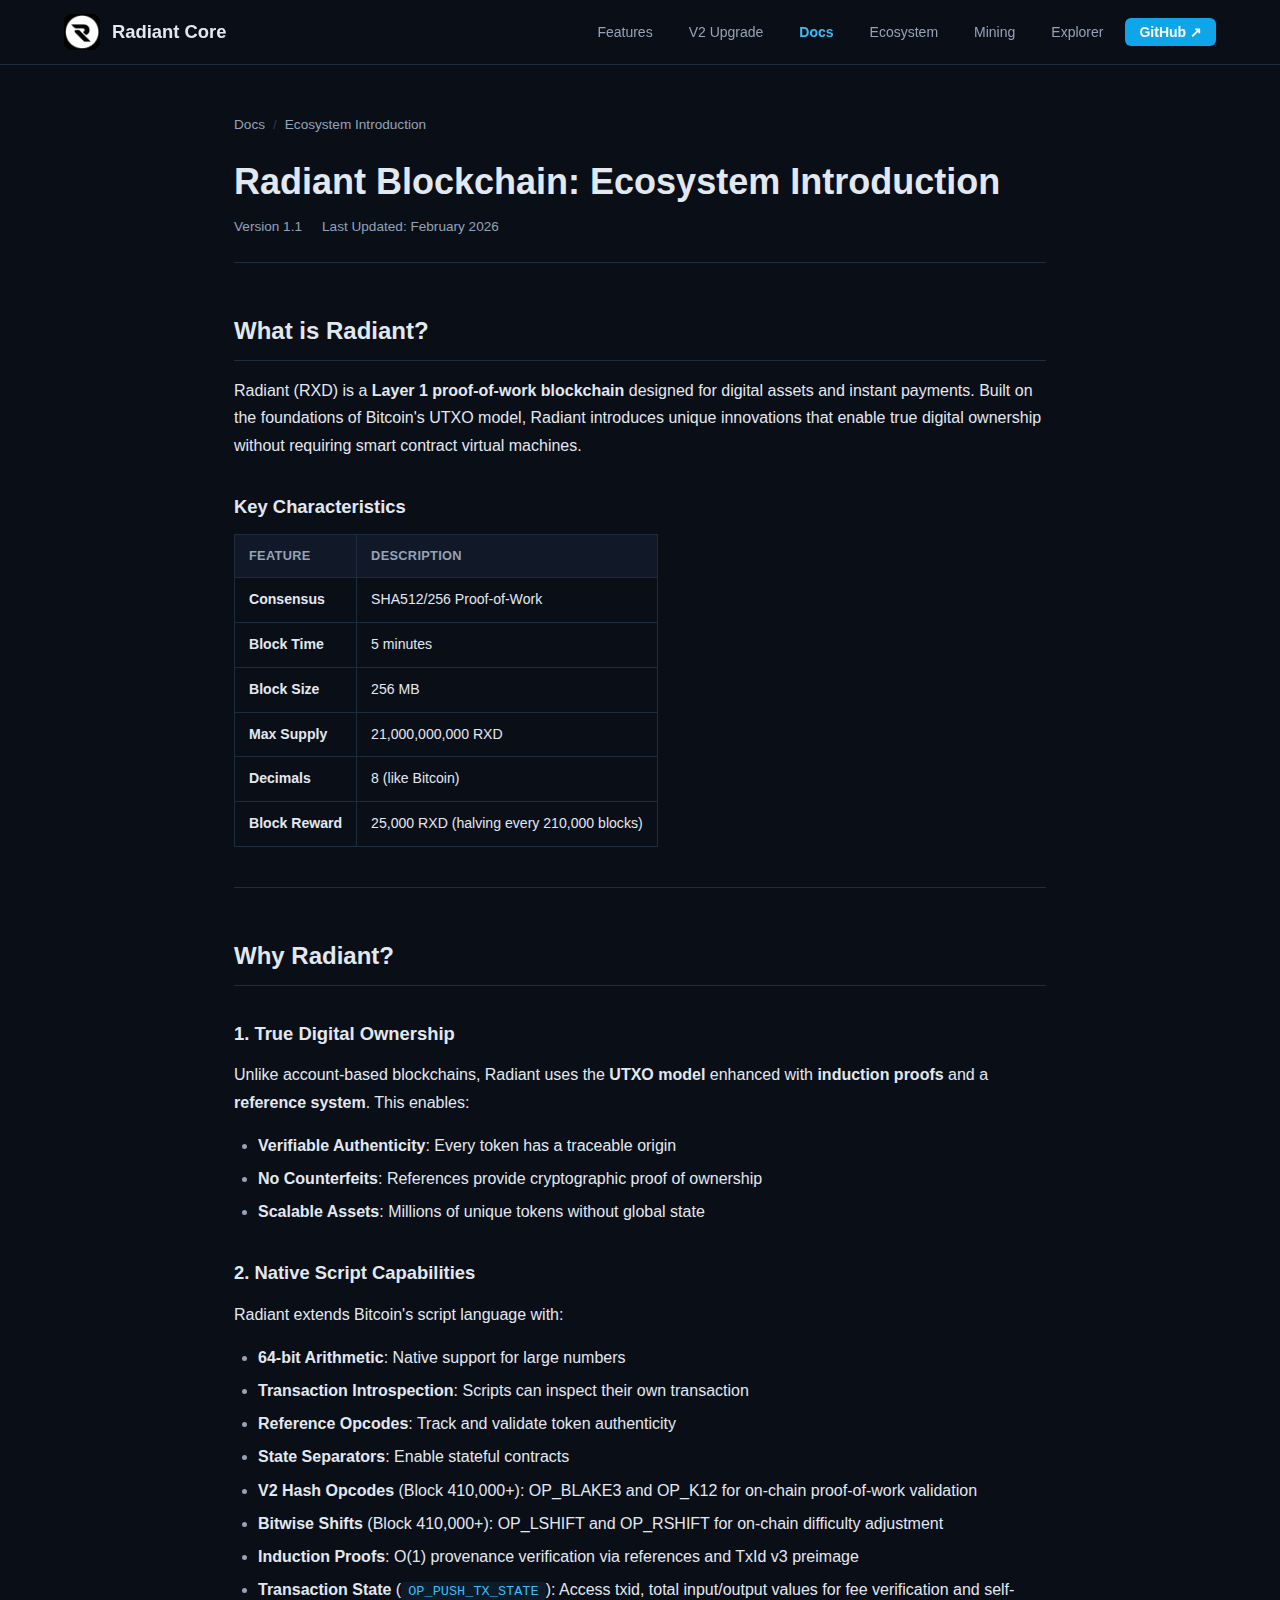
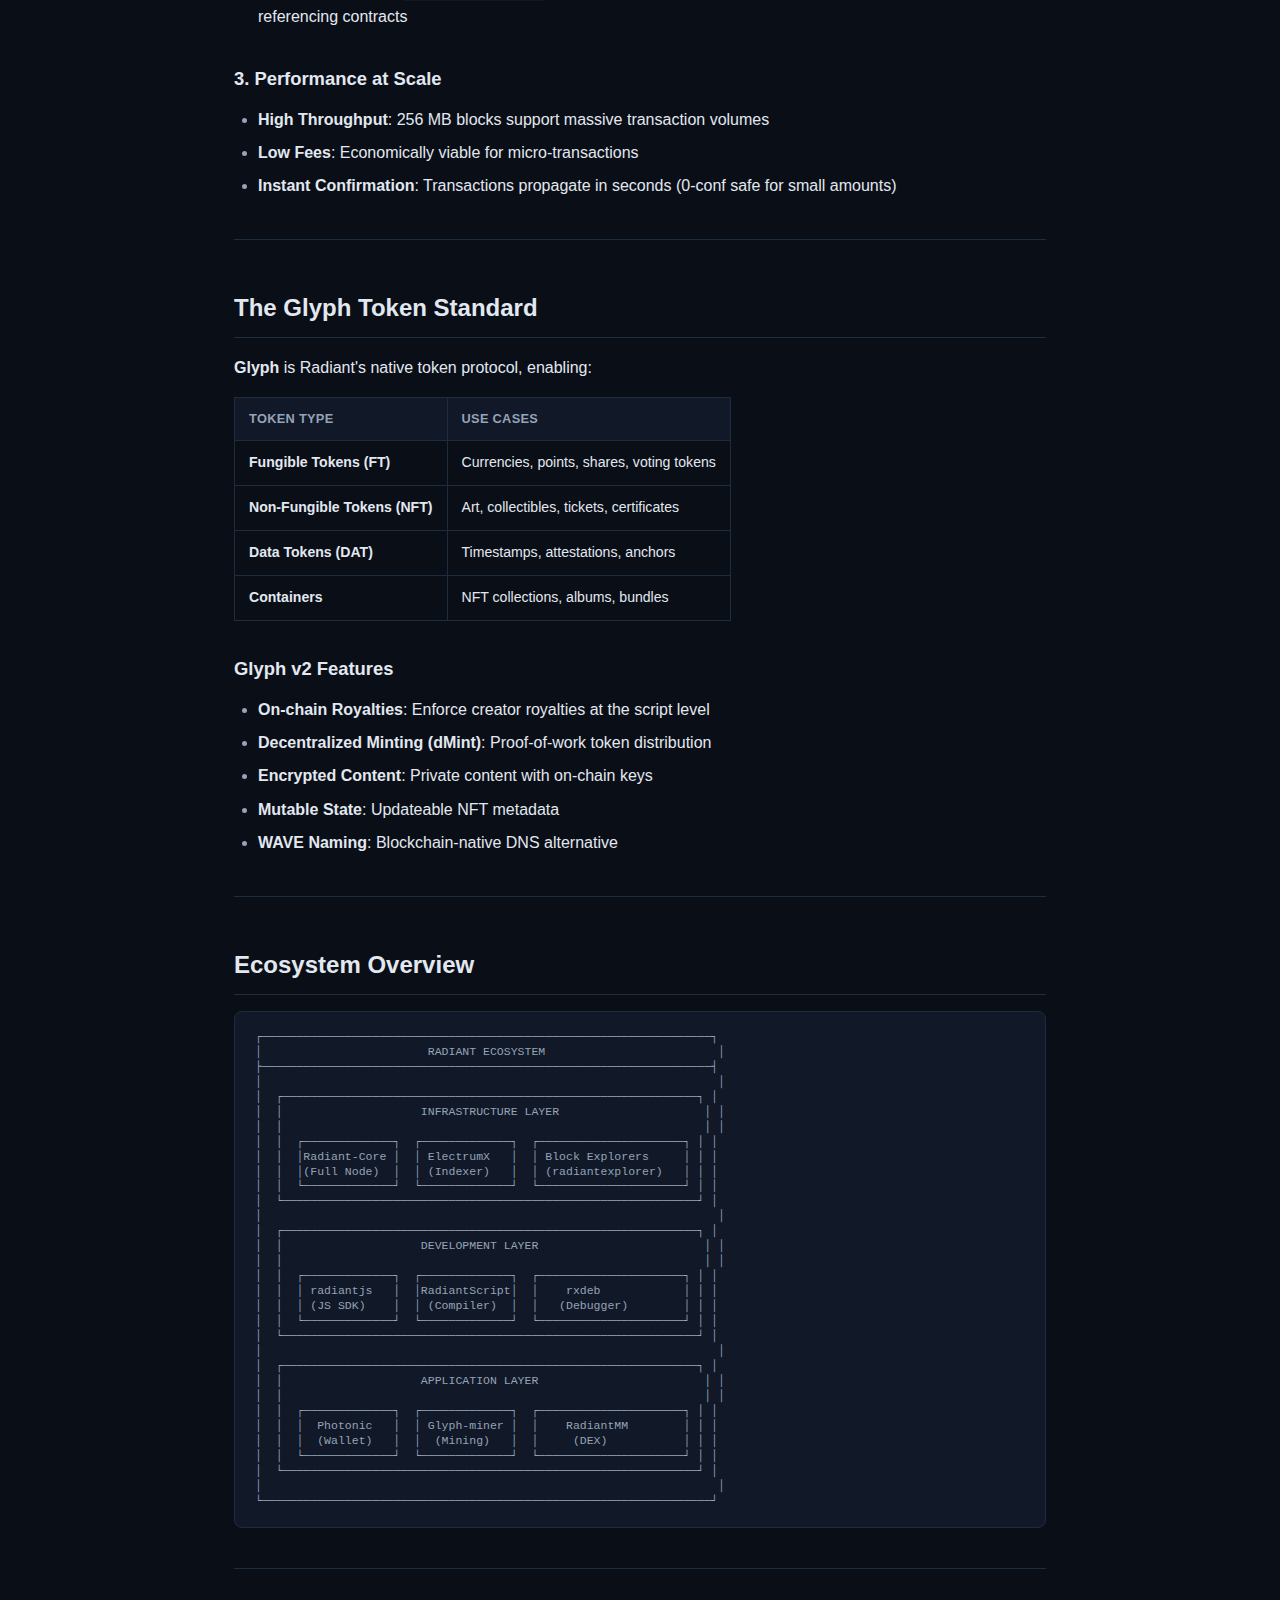
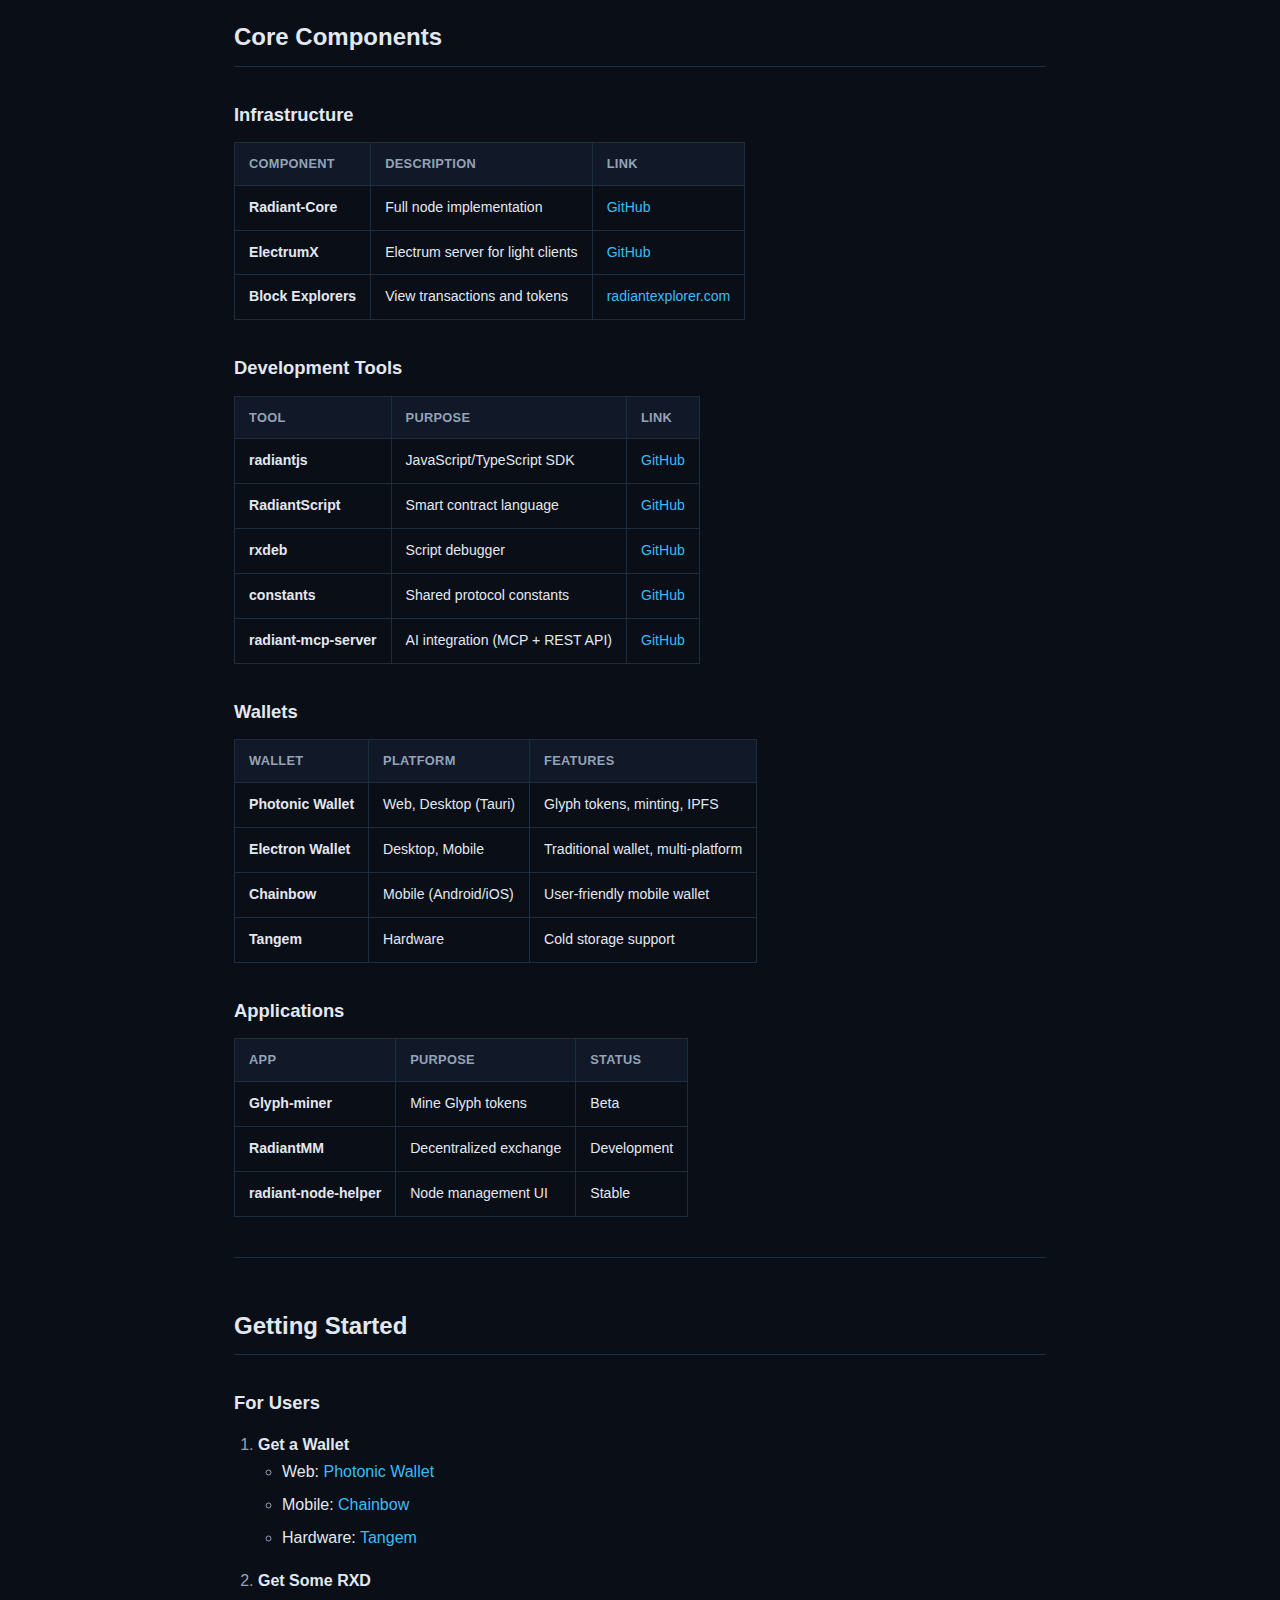
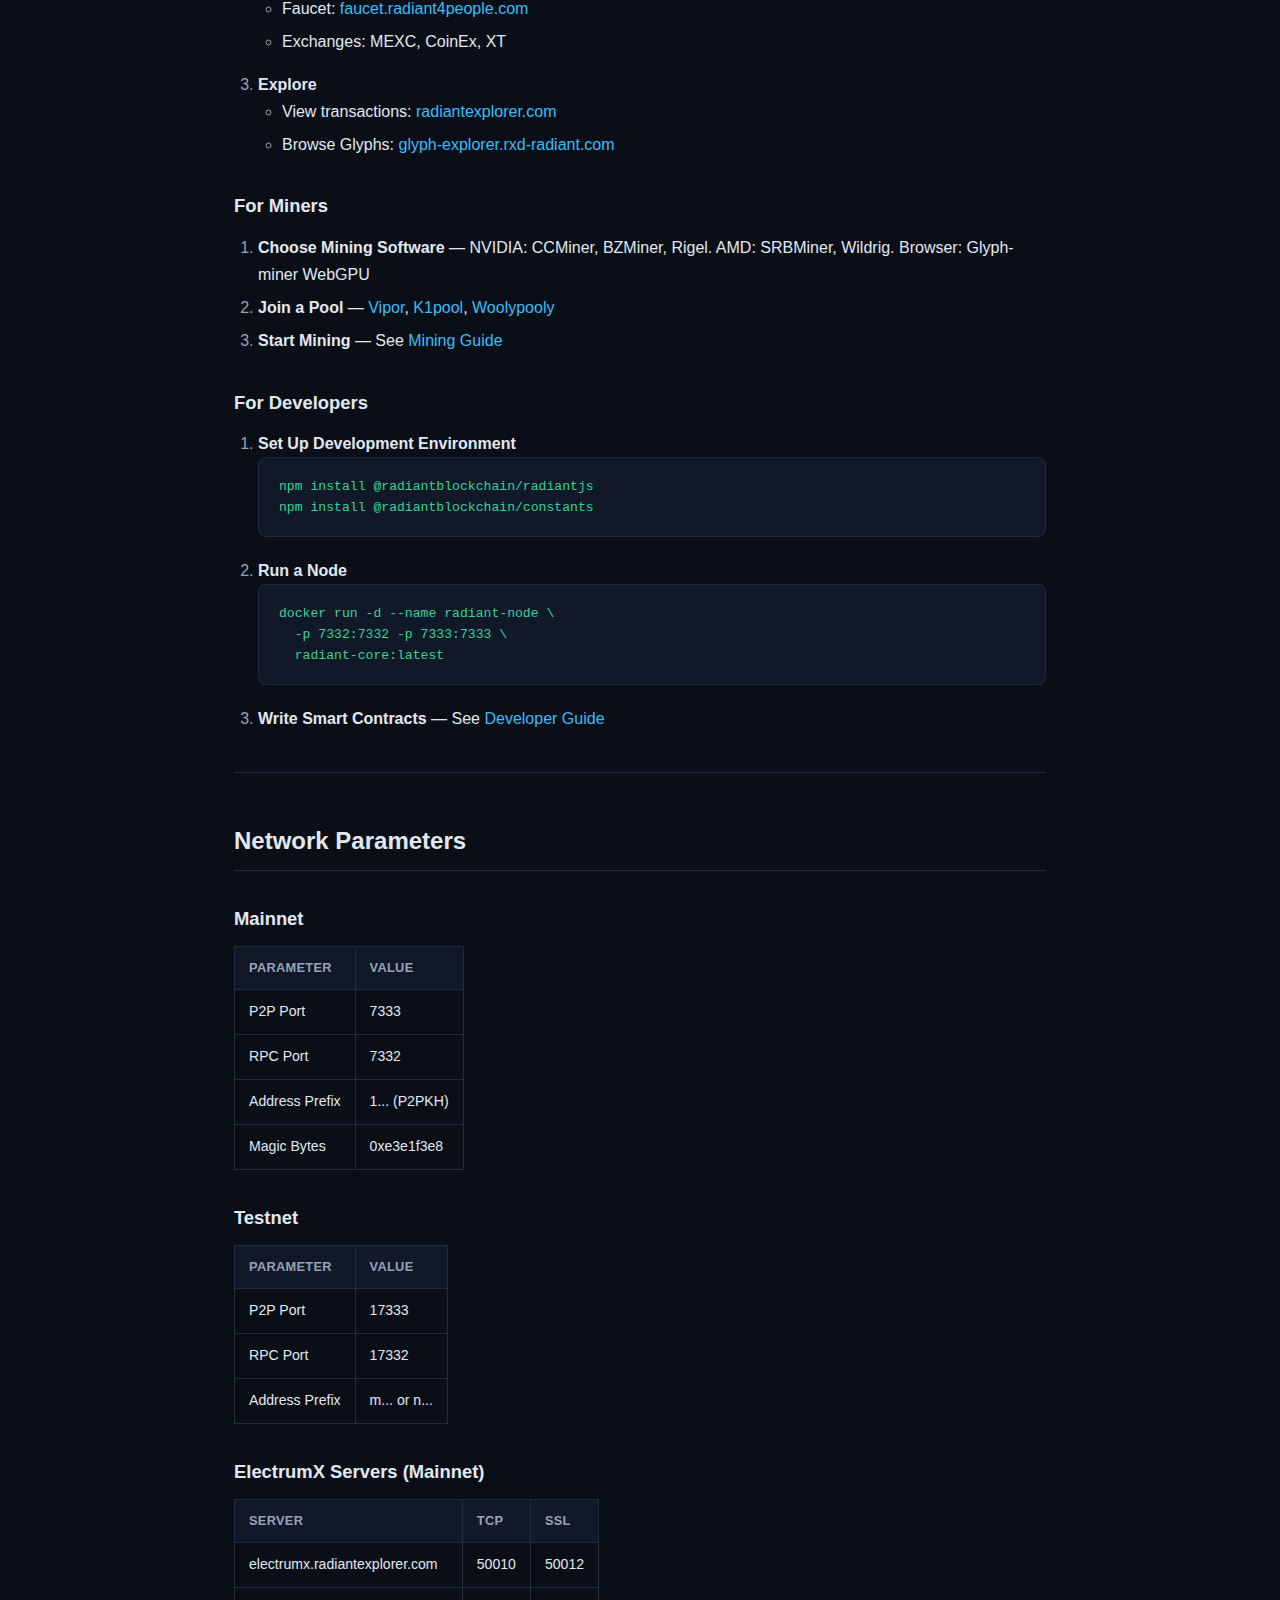
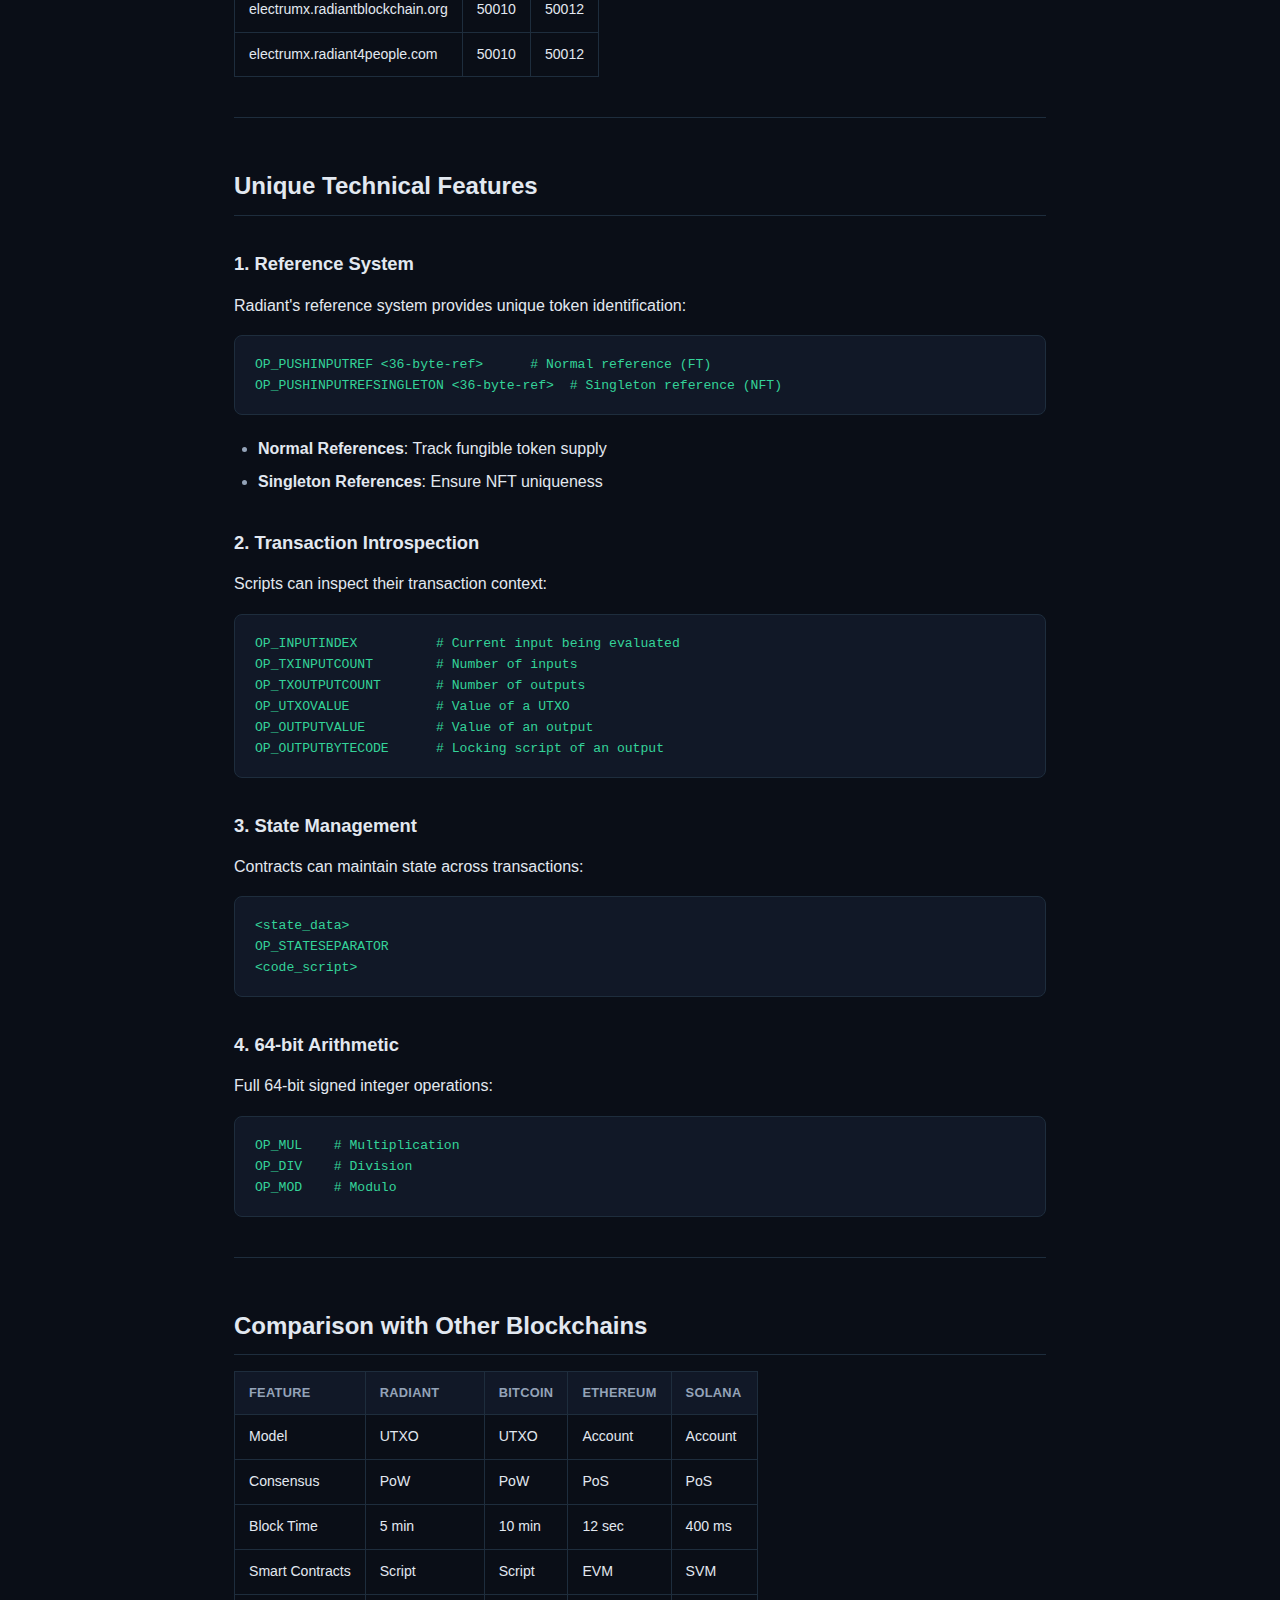
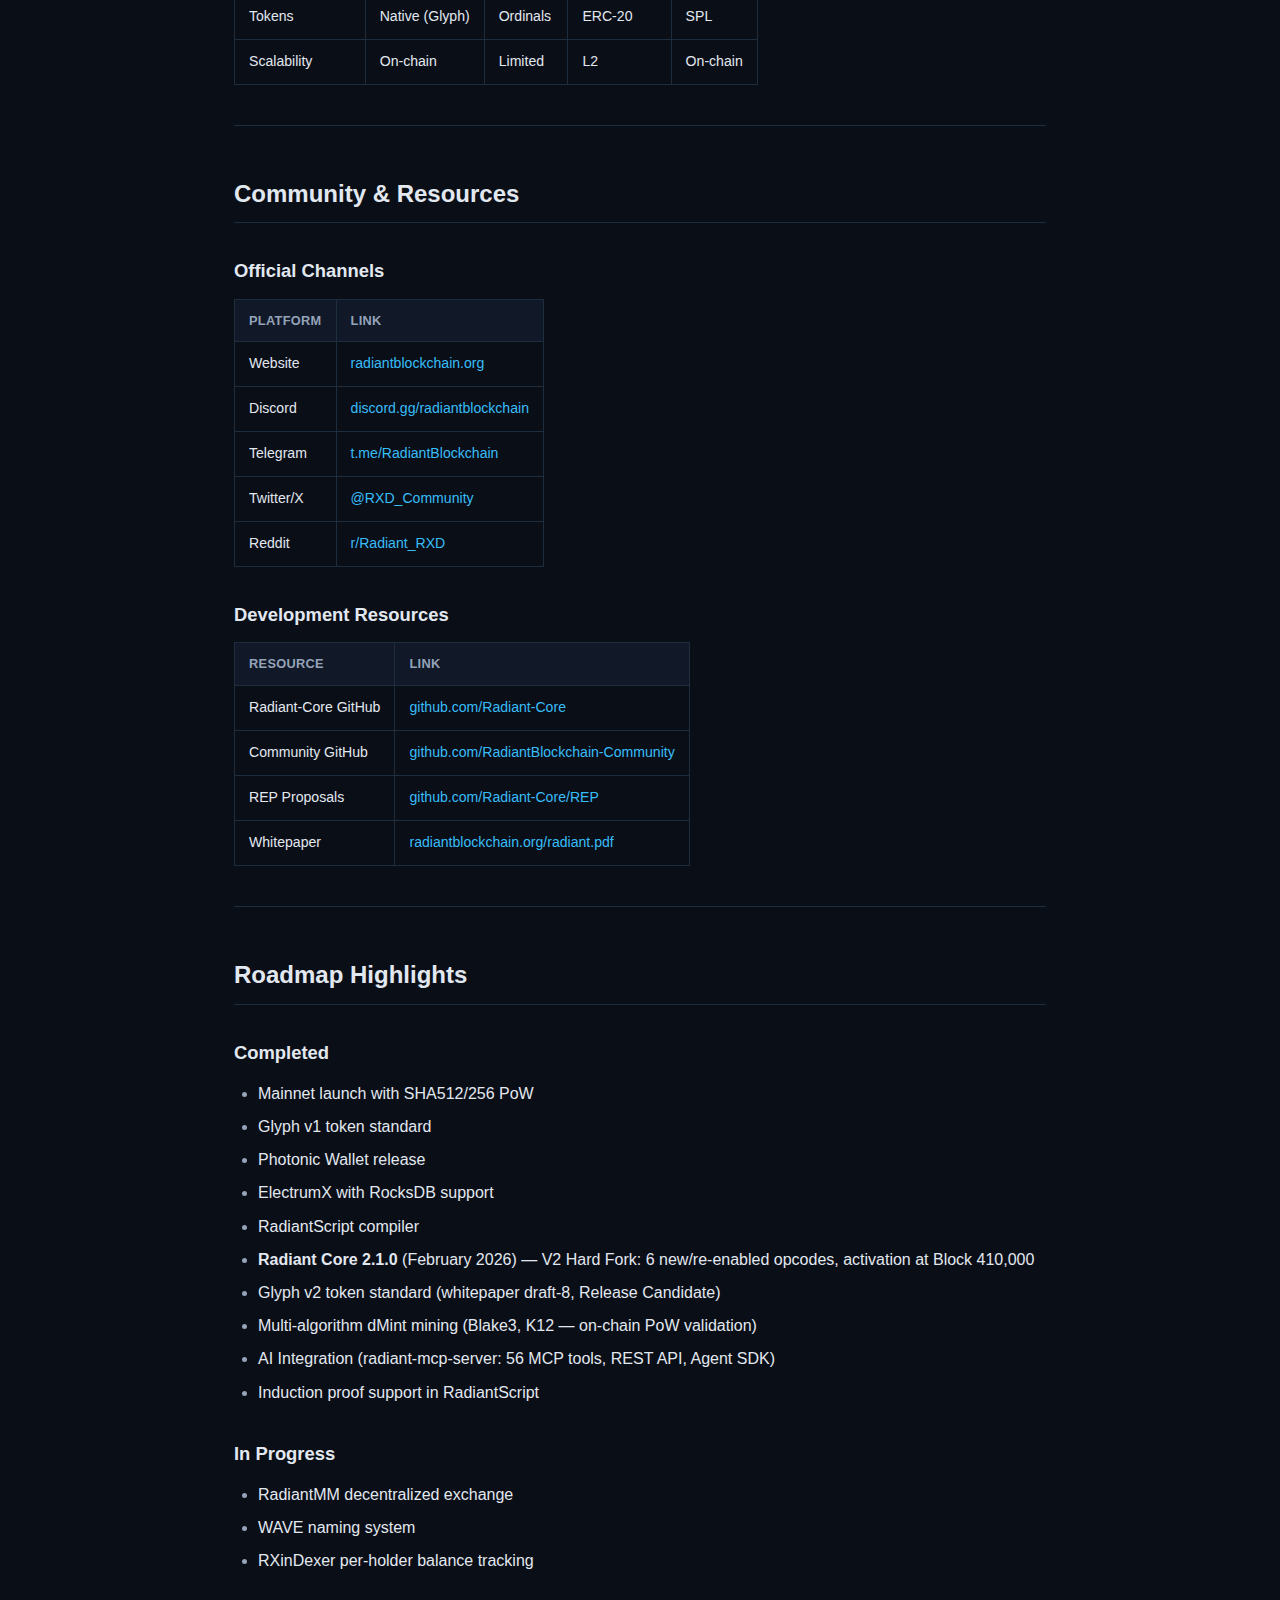
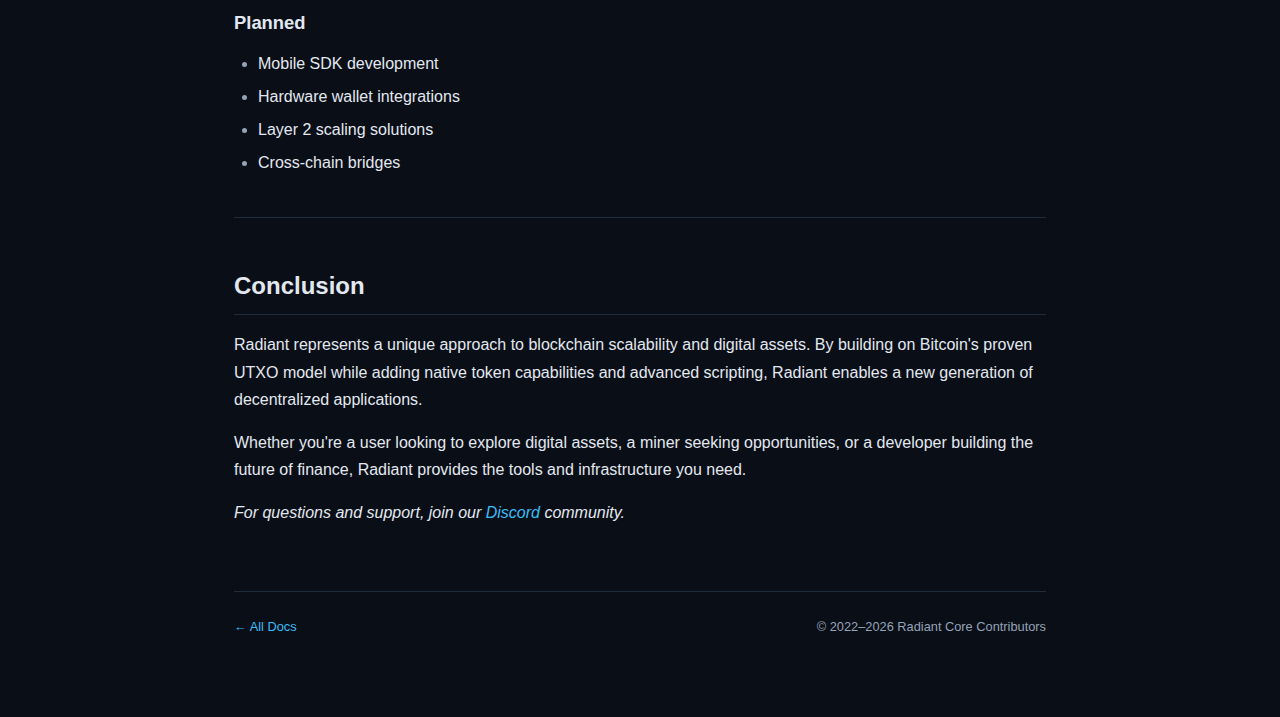
<file: docs/ecosystem-introduction.html>
<!DOCTYPE html>
<html lang="en">
<head>
    <meta charset="UTF-8">
    <meta name="viewport" content="width=device-width, initial-scale=1.0">
    <title>Ecosystem Introduction — Radiant Core Docs</title>
    <meta name="description" content="Introduction to the Radiant blockchain ecosystem: what is Radiant, why Radiant, Glyph tokens, core components, and getting started.">
    <link rel="icon" type="image/x-icon" href="../favicon.ico">
    <link rel="stylesheet" href="docs.css">
</head>
<body>

<nav class="navbar">
    <div class="container">
        <a href="../" class="nav-brand">
            <img src="../radiant-logo-darkmode.jpg" alt="Radiant">
            Radiant Core
        </a>
        <button class="hamburger" onclick="document.querySelector('.nav-links').classList.toggle('open')" aria-label="Menu">&#9776;</button>
        <ul class="nav-links">
            <li><a href="../#features">Features</a></li>
            <li><a href="../#v2-upgrade">V2 Upgrade</a></li>
            <li><a href="./" class="nav-active">Docs</a></li>
            <li><a href="../#ecosystem">Ecosystem</a></li>
            <li><a href="../#mining">Mining</a></li>
            <li><a href="../explorer/">Explorer</a></li>
            <li><a href="https://github.com/Radiant-Core" class="nav-cta">GitHub ↗</a></li>
        </ul>
    </div>
</nav>

<div class="doc-container">
    <div class="breadcrumb">
        <a href="./">Docs</a> <span class="sep">/</span> <span>Ecosystem Introduction</span>
    </div>

    <div class="doc-header">
        <h1>Radiant Blockchain: Ecosystem Introduction</h1>
        <div class="doc-meta">
            <span>Version 1.1</span>
            <span>Last Updated: February 2026</span>
        </div>
    </div>

    <div class="doc-content">

<h2 id="what-is-radiant">What is Radiant?</h2>

<p>Radiant (RXD) is a <strong>Layer 1 proof-of-work blockchain</strong> designed for digital assets and instant payments. Built on the foundations of Bitcoin's UTXO model, Radiant introduces unique innovations that enable true digital ownership without requiring smart contract virtual machines.</p>

<h3>Key Characteristics</h3>

<table>
<thead><tr><th>Feature</th><th>Description</th></tr></thead>
<tbody>
<tr><td><strong>Consensus</strong></td><td>SHA512/256 Proof-of-Work</td></tr>
<tr><td><strong>Block Time</strong></td><td>5 minutes</td></tr>
<tr><td><strong>Block Size</strong></td><td>256 MB</td></tr>
<tr><td><strong>Max Supply</strong></td><td>21,000,000,000 RXD</td></tr>
<tr><td><strong>Decimals</strong></td><td>8 (like Bitcoin)</td></tr>
<tr><td><strong>Block Reward</strong></td><td>25,000 RXD (halving every 210,000 blocks)</td></tr>
</tbody>
</table>

<hr>

<h2 id="why-radiant">Why Radiant?</h2>

<h3>1. True Digital Ownership</h3>

<p>Unlike account-based blockchains, Radiant uses the <strong>UTXO model</strong> enhanced with <strong>induction proofs</strong> and a <strong>reference system</strong>. This enables:</p>

<ul>
<li><strong>Verifiable Authenticity</strong>: Every token has a traceable origin</li>
<li><strong>No Counterfeits</strong>: References provide cryptographic proof of ownership</li>
<li><strong>Scalable Assets</strong>: Millions of unique tokens without global state</li>
</ul>

<h3>2. Native Script Capabilities</h3>

<p>Radiant extends Bitcoin's script language with:</p>

<ul>
<li><strong>64-bit Arithmetic</strong>: Native support for large numbers</li>
<li><strong>Transaction Introspection</strong>: Scripts can inspect their own transaction</li>
<li><strong>Reference Opcodes</strong>: Track and validate token authenticity</li>
<li><strong>State Separators</strong>: Enable stateful contracts</li>
<li><strong>V2 Hash Opcodes</strong> (Block 410,000+): OP_BLAKE3 and OP_K12 for on-chain proof-of-work validation</li>
<li><strong>Bitwise Shifts</strong> (Block 410,000+): OP_LSHIFT and OP_RSHIFT for on-chain difficulty adjustment</li>
<li><strong>Induction Proofs</strong>: O(1) provenance verification via references and TxId v3 preimage</li>
<li><strong>Transaction State</strong> (<code>OP_PUSH_TX_STATE</code>): Access txid, total input/output values for fee verification and self-referencing contracts</li>
</ul>

<h3>3. Performance at Scale</h3>

<ul>
<li><strong>High Throughput</strong>: 256 MB blocks support massive transaction volumes</li>
<li><strong>Low Fees</strong>: Economically viable for micro-transactions</li>
<li><strong>Instant Confirmation</strong>: Transactions propagate in seconds (0-conf safe for small amounts)</li>
</ul>

<hr>

<h2 id="glyph-token-standard">The Glyph Token Standard</h2>

<p><strong>Glyph</strong> is Radiant's native token protocol, enabling:</p>

<table>
<thead><tr><th>Token Type</th><th>Use Cases</th></tr></thead>
<tbody>
<tr><td><strong>Fungible Tokens (FT)</strong></td><td>Currencies, points, shares, voting tokens</td></tr>
<tr><td><strong>Non-Fungible Tokens (NFT)</strong></td><td>Art, collectibles, tickets, certificates</td></tr>
<tr><td><strong>Data Tokens (DAT)</strong></td><td>Timestamps, attestations, anchors</td></tr>
<tr><td><strong>Containers</strong></td><td>NFT collections, albums, bundles</td></tr>
</tbody>
</table>

<h3>Glyph v2 Features</h3>

<ul>
<li><strong>On-chain Royalties</strong>: Enforce creator royalties at the script level</li>
<li><strong>Decentralized Minting (dMint)</strong>: Proof-of-work token distribution</li>
<li><strong>Encrypted Content</strong>: Private content with on-chain keys</li>
<li><strong>Mutable State</strong>: Updateable NFT metadata</li>
<li><strong>WAVE Naming</strong>: Blockchain-native DNS alternative</li>
</ul>

<hr>

<h2 id="ecosystem-overview">Ecosystem Overview</h2>

<pre class="diagram"><code>┌─────────────────────────────────────────────────────────────────┐
│                        RADIANT ECOSYSTEM                         │
├─────────────────────────────────────────────────────────────────┤
│                                                                  │
│  ┌────────────────────────────────────────────────────────────┐ │
│  │                    INFRASTRUCTURE LAYER                     │ │
│  │                                                             │ │
│  │  ┌─────────────┐  ┌─────────────┐  ┌─────────────────────┐ │ │
│  │  │Radiant-Core │  │ ElectrumX   │  │ Block Explorers     │ │ │
│  │  │(Full Node)  │  │ (Indexer)   │  │ (radiantexplorer)   │ │ │
│  │  └─────────────┘  └─────────────┘  └─────────────────────┘ │ │
│  └────────────────────────────────────────────────────────────┘ │
│                                                                  │
│  ┌────────────────────────────────────────────────────────────┐ │
│  │                    DEVELOPMENT LAYER                        │ │
│  │                                                             │ │
│  │  ┌─────────────┐  ┌─────────────┐  ┌─────────────────────┐ │ │
│  │  │ radiantjs   │  │RadiantScript│  │    rxdeb            │ │ │
│  │  │ (JS SDK)    │  │ (Compiler)  │  │   (Debugger)        │ │ │
│  │  └─────────────┘  └─────────────┘  └─────────────────────┘ │ │
│  └────────────────────────────────────────────────────────────┘ │
│                                                                  │
│  ┌────────────────────────────────────────────────────────────┐ │
│  │                    APPLICATION LAYER                        │ │
│  │                                                             │ │
│  │  ┌─────────────┐  ┌─────────────┐  ┌─────────────────────┐ │ │
│  │  │  Photonic   │  │ Glyph-miner │  │    RadiantMM        │ │ │
│  │  │  (Wallet)   │  │  (Mining)   │  │     (DEX)           │ │ │
│  │  └─────────────┘  └─────────────┘  └─────────────────────┘ │ │
│  └────────────────────────────────────────────────────────────┘ │
│                                                                  │
└─────────────────────────────────────────────────────────────────┘</code></pre>

<hr>

<h2 id="core-components">Core Components</h2>

<h3>Infrastructure</h3>

<table>
<thead><tr><th>Component</th><th>Description</th><th>Link</th></tr></thead>
<tbody>
<tr><td><strong>Radiant-Core</strong></td><td>Full node implementation</td><td><a href="https://github.com/Radiant-Core/Radiant-Core">GitHub</a></td></tr>
<tr><td><strong>ElectrumX</strong></td><td>Electrum server for light clients</td><td><a href="https://github.com/Radiant-Core/ElectrumX">GitHub</a></td></tr>
<tr><td><strong>Block Explorers</strong></td><td>View transactions and tokens</td><td><a href="https://radiantexplorer.com">radiantexplorer.com</a></td></tr>
</tbody>
</table>

<h3>Development Tools</h3>

<table>
<thead><tr><th>Tool</th><th>Purpose</th><th>Link</th></tr></thead>
<tbody>
<tr><td><strong>radiantjs</strong></td><td>JavaScript/TypeScript SDK</td><td><a href="https://github.com/Radiant-Core/radiantjs">GitHub</a></td></tr>
<tr><td><strong>RadiantScript</strong></td><td>Smart contract language</td><td><a href="https://github.com/Radiant-Core/RadiantScript">GitHub</a></td></tr>
<tr><td><strong>rxdeb</strong></td><td>Script debugger</td><td><a href="https://github.com/Radiant-Core/rxdeb">GitHub</a></td></tr>
<tr><td><strong>constants</strong></td><td>Shared protocol constants</td><td><a href="https://github.com/Radiant-Core/radiantblockchain-constants">GitHub</a></td></tr>
<tr><td><strong>radiant-mcp-server</strong></td><td>AI integration (MCP + REST API)</td><td><a href="https://github.com/Radiant-Core/radiant-mcp-server">GitHub</a></td></tr>
</tbody>
</table>

<h3>Wallets</h3>

<table>
<thead><tr><th>Wallet</th><th>Platform</th><th>Features</th></tr></thead>
<tbody>
<tr><td><strong>Photonic Wallet</strong></td><td>Web, Desktop (Tauri)</td><td>Glyph tokens, minting, IPFS</td></tr>
<tr><td><strong>Electron Wallet</strong></td><td>Desktop, Mobile</td><td>Traditional wallet, multi-platform</td></tr>
<tr><td><strong>Chainbow</strong></td><td>Mobile (Android/iOS)</td><td>User-friendly mobile wallet</td></tr>
<tr><td><strong>Tangem</strong></td><td>Hardware</td><td>Cold storage support</td></tr>
</tbody>
</table>

<h3>Applications</h3>

<table>
<thead><tr><th>App</th><th>Purpose</th><th>Status</th></tr></thead>
<tbody>
<tr><td><strong>Glyph-miner</strong></td><td>Mine Glyph tokens</td><td>Beta</td></tr>
<tr><td><strong>RadiantMM</strong></td><td>Decentralized exchange</td><td>Development</td></tr>
<tr><td><strong>radiant-node-helper</strong></td><td>Node management UI</td><td>Stable</td></tr>
</tbody>
</table>

<hr>

<h2 id="getting-started">Getting Started</h2>

<h3>For Users</h3>

<ol>
<li><strong>Get a Wallet</strong>
    <ul>
    <li>Web: <a href="https://photonic.radiant4people.com/">Photonic Wallet</a></li>
    <li>Mobile: <a href="https://chainbow.io/">Chainbow</a></li>
    <li>Hardware: <a href="https://tangem.com/">Tangem</a></li>
    </ul>
</li>
<li><strong>Get Some RXD</strong>
    <ul>
    <li>Faucet: <a href="https://faucet.radiant4people.com/">faucet.radiant4people.com</a></li>
    <li>Exchanges: MEXC, CoinEx, XT</li>
    </ul>
</li>
<li><strong>Explore</strong>
    <ul>
    <li>View transactions: <a href="https://radiantexplorer.com">radiantexplorer.com</a></li>
    <li>Browse Glyphs: <a href="https://glyph-explorer.rxd-radiant.com">glyph-explorer.rxd-radiant.com</a></li>
    </ul>
</li>
</ol>

<h3>For Miners</h3>

<ol>
<li><strong>Choose Mining Software</strong> — NVIDIA: CCMiner, BZMiner, Rigel. AMD: SRBMiner, Wildrig. Browser: Glyph-miner WebGPU</li>
<li><strong>Join a Pool</strong> — <a href="https://vipor.net/">Vipor</a>, <a href="https://k1pool.com/pool/rxd">K1pool</a>, <a href="https://woolypooly.com/">Woolypooly</a></li>
<li><strong>Start Mining</strong> — See <a href="mining-guide.html">Mining Guide</a></li>
</ol>

<h3>For Developers</h3>

<ol>
<li><strong>Set Up Development Environment</strong>
<pre><code>npm install @radiantblockchain/radiantjs
npm install @radiantblockchain/constants</code></pre>
</li>
<li><strong>Run a Node</strong>
<pre><code>docker run -d --name radiant-node \
  -p 7332:7332 -p 7333:7333 \
  radiant-core:latest</code></pre>
</li>
<li><strong>Write Smart Contracts</strong> — See <a href="developer-guide.html">Developer Guide</a></li>
</ol>

<hr>

<h2 id="network-parameters">Network Parameters</h2>

<h3>Mainnet</h3>

<table>
<thead><tr><th>Parameter</th><th>Value</th></tr></thead>
<tbody>
<tr><td>P2P Port</td><td>7333</td></tr>
<tr><td>RPC Port</td><td>7332</td></tr>
<tr><td>Address Prefix</td><td>1... (P2PKH)</td></tr>
<tr><td>Magic Bytes</td><td>0xe3e1f3e8</td></tr>
</tbody>
</table>

<h3>Testnet</h3>

<table>
<thead><tr><th>Parameter</th><th>Value</th></tr></thead>
<tbody>
<tr><td>P2P Port</td><td>17333</td></tr>
<tr><td>RPC Port</td><td>17332</td></tr>
<tr><td>Address Prefix</td><td>m... or n...</td></tr>
</tbody>
</table>

<h3>ElectrumX Servers (Mainnet)</h3>

<table>
<thead><tr><th>Server</th><th>TCP</th><th>SSL</th></tr></thead>
<tbody>
<tr><td>electrumx.radiantexplorer.com</td><td>50010</td><td>50012</td></tr>
<tr><td>electrumx.radiantblockchain.org</td><td>50010</td><td>50012</td></tr>
<tr><td>electrumx.radiant4people.com</td><td>50010</td><td>50012</td></tr>
</tbody>
</table>

<hr>

<h2 id="unique-features">Unique Technical Features</h2>

<h3>1. Reference System</h3>

<p>Radiant's reference system provides unique token identification:</p>

<pre><code>OP_PUSHINPUTREF &lt;36-byte-ref&gt;      # Normal reference (FT)
OP_PUSHINPUTREFSINGLETON &lt;36-byte-ref&gt;  # Singleton reference (NFT)</code></pre>

<ul>
<li><strong>Normal References</strong>: Track fungible token supply</li>
<li><strong>Singleton References</strong>: Ensure NFT uniqueness</li>
</ul>

<h3>2. Transaction Introspection</h3>

<p>Scripts can inspect their transaction context:</p>

<pre><code>OP_INPUTINDEX          # Current input being evaluated
OP_TXINPUTCOUNT        # Number of inputs
OP_TXOUTPUTCOUNT       # Number of outputs
OP_UTXOVALUE           # Value of a UTXO
OP_OUTPUTVALUE         # Value of an output
OP_OUTPUTBYTECODE      # Locking script of an output</code></pre>

<h3>3. State Management</h3>

<p>Contracts can maintain state across transactions:</p>

<pre><code>&lt;state_data&gt;
OP_STATESEPARATOR
&lt;code_script&gt;</code></pre>

<h3>4. 64-bit Arithmetic</h3>

<p>Full 64-bit signed integer operations:</p>

<pre><code>OP_MUL    # Multiplication
OP_DIV    # Division
OP_MOD    # Modulo</code></pre>

<hr>

<h2 id="comparison">Comparison with Other Blockchains</h2>

<table>
<thead><tr><th>Feature</th><th>Radiant</th><th>Bitcoin</th><th>Ethereum</th><th>Solana</th></tr></thead>
<tbody>
<tr><td>Model</td><td>UTXO</td><td>UTXO</td><td>Account</td><td>Account</td></tr>
<tr><td>Consensus</td><td>PoW</td><td>PoW</td><td>PoS</td><td>PoS</td></tr>
<tr><td>Block Time</td><td>5 min</td><td>10 min</td><td>12 sec</td><td>400 ms</td></tr>
<tr><td>Smart Contracts</td><td>Script</td><td>Script</td><td>EVM</td><td>SVM</td></tr>
<tr><td>Tokens</td><td>Native (Glyph)</td><td>Ordinals</td><td>ERC-20</td><td>SPL</td></tr>
<tr><td>Scalability</td><td>On-chain</td><td>Limited</td><td>L2</td><td>On-chain</td></tr>
</tbody>
</table>

<hr>

<h2 id="community">Community &amp; Resources</h2>

<h3>Official Channels</h3>

<table>
<thead><tr><th>Platform</th><th>Link</th></tr></thead>
<tbody>
<tr><td>Website</td><td><a href="https://radiantblockchain.org">radiantblockchain.org</a></td></tr>
<tr><td>Discord</td><td><a href="https://discord.gg/radiantblockchain">discord.gg/radiantblockchain</a></td></tr>
<tr><td>Telegram</td><td><a href="https://t.me/RadiantBlockchain">t.me/RadiantBlockchain</a></td></tr>
<tr><td>Twitter/X</td><td><a href="https://x.com/RXD_Community">@RXD_Community</a></td></tr>
<tr><td>Reddit</td><td><a href="https://www.reddit.com/r/Radiant_RXD">r/Radiant_RXD</a></td></tr>
</tbody>
</table>

<h3>Development Resources</h3>

<table>
<thead><tr><th>Resource</th><th>Link</th></tr></thead>
<tbody>
<tr><td>Radiant-Core GitHub</td><td><a href="https://github.com/Radiant-Core">github.com/Radiant-Core</a></td></tr>
<tr><td>Community GitHub</td><td><a href="https://github.com/RadiantBlockchain-Community">github.com/RadiantBlockchain-Community</a></td></tr>
<tr><td>REP Proposals</td><td><a href="https://github.com/Radiant-Core/REP">github.com/Radiant-Core/REP</a></td></tr>
<tr><td>Whitepaper</td><td><a href="https://radiantblockchain.org/radiant.pdf">radiantblockchain.org/radiant.pdf</a></td></tr>
</tbody>
</table>

<hr>

<h2 id="roadmap">Roadmap Highlights</h2>

<h3>Completed</h3>

<ul>
<li>Mainnet launch with SHA512/256 PoW</li>
<li>Glyph v1 token standard</li>
<li>Photonic Wallet release</li>
<li>ElectrumX with RocksDB support</li>
<li>RadiantScript compiler</li>
<li><strong>Radiant Core 2.1.0</strong> (February 2026) — V2 Hard Fork: 6 new/re-enabled opcodes, activation at Block 410,000</li>
<li>Glyph v2 token standard (whitepaper draft-8, Release Candidate)</li>
<li>Multi-algorithm dMint mining (Blake3, K12 — on-chain PoW validation)</li>
<li>AI Integration (radiant-mcp-server: 56 MCP tools, REST API, Agent SDK)</li>
<li>Induction proof support in RadiantScript</li>
</ul>

<h3>In Progress</h3>

<ul>
<li>RadiantMM decentralized exchange</li>
<li>WAVE naming system</li>
<li>RXinDexer per-holder balance tracking</li>
</ul>

<h3>Planned</h3>

<ul>
<li>Mobile SDK development</li>
<li>Hardware wallet integrations</li>
<li>Layer 2 scaling solutions</li>
<li>Cross-chain bridges</li>
</ul>

<hr>

<h2 id="conclusion">Conclusion</h2>

<p>Radiant represents a unique approach to blockchain scalability and digital assets. By building on Bitcoin's proven UTXO model while adding native token capabilities and advanced scripting, Radiant enables a new generation of decentralized applications.</p>

<p>Whether you're a user looking to explore digital assets, a miner seeking opportunities, or a developer building the future of finance, Radiant provides the tools and infrastructure you need.</p>

<p><em>For questions and support, join our <a href="https://discord.gg/radiantblockchain">Discord</a> community.</em></p>

    </div>

    <div class="doc-footer">
        <span><a href="./">← All Docs</a></span>
        <span>&copy; 2022–2026 Radiant Core Contributors</span>
    </div>
</div>

</body>
</html>
</file>
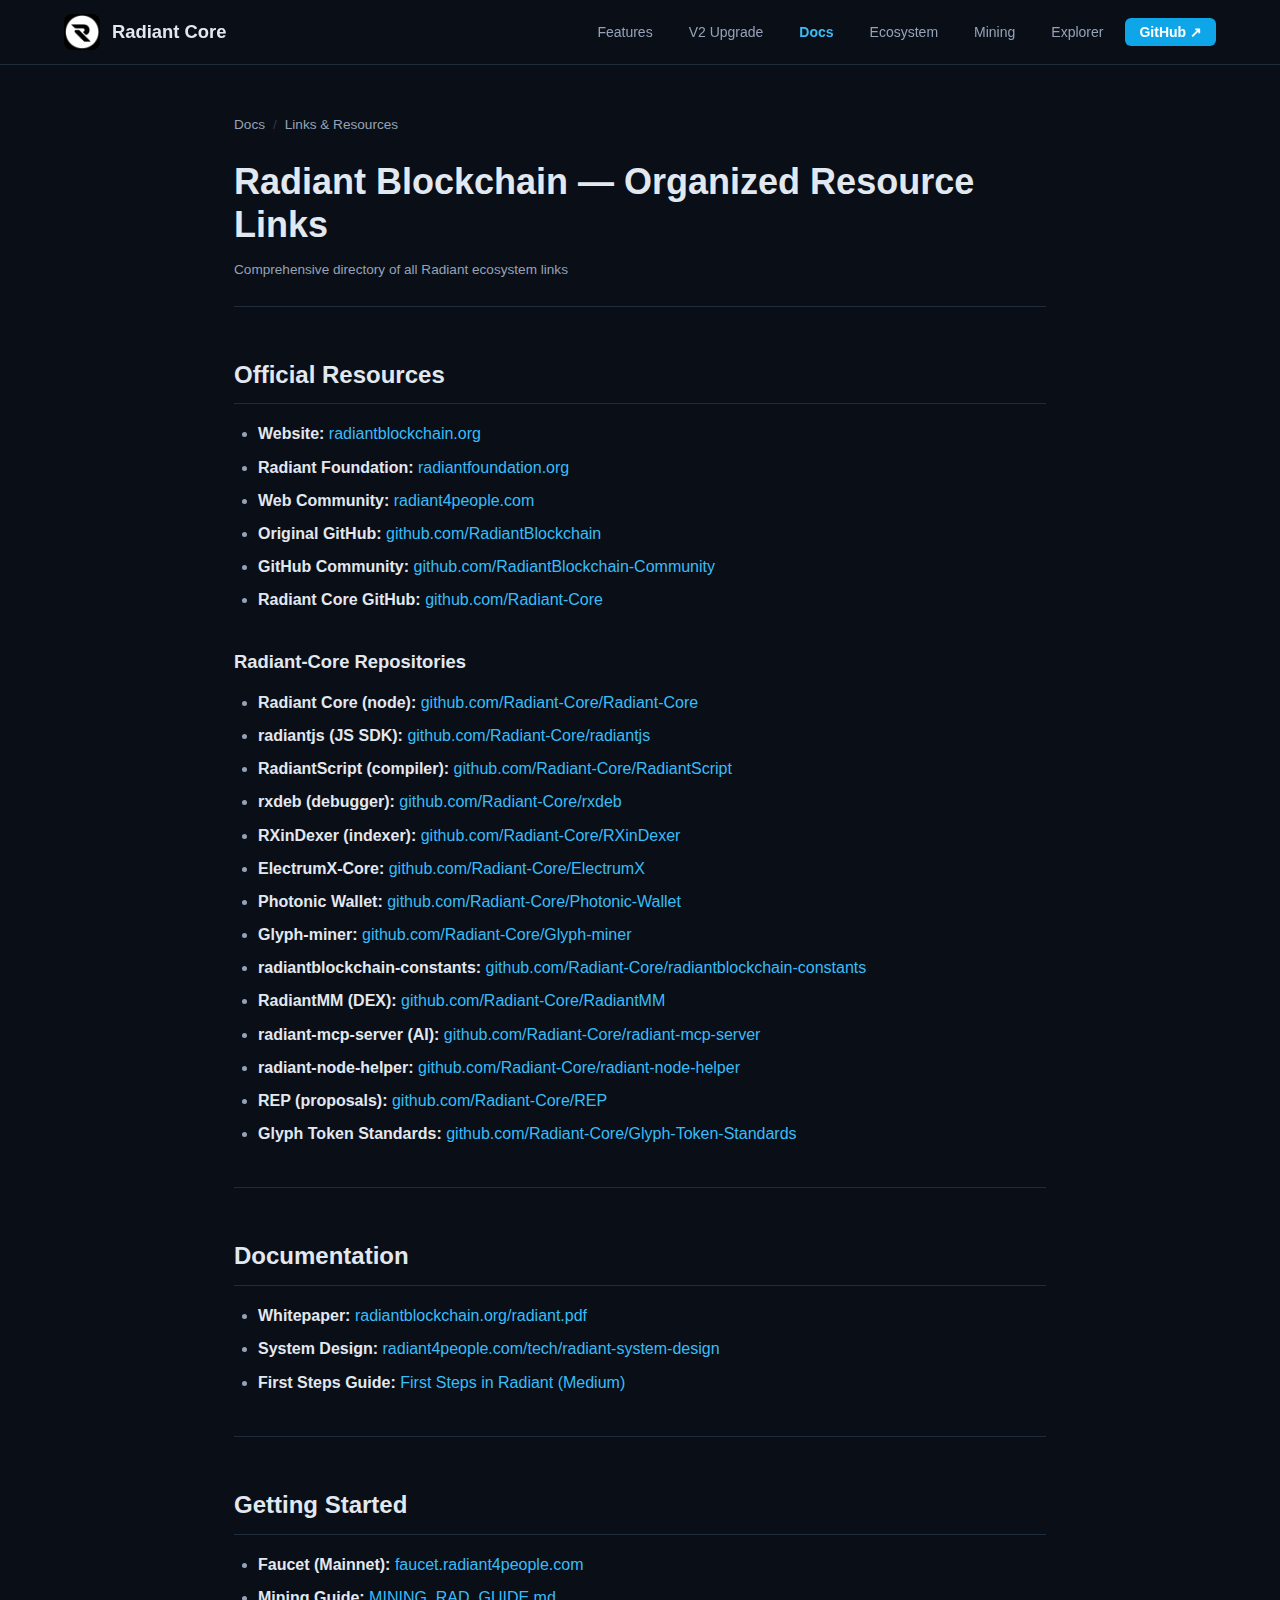
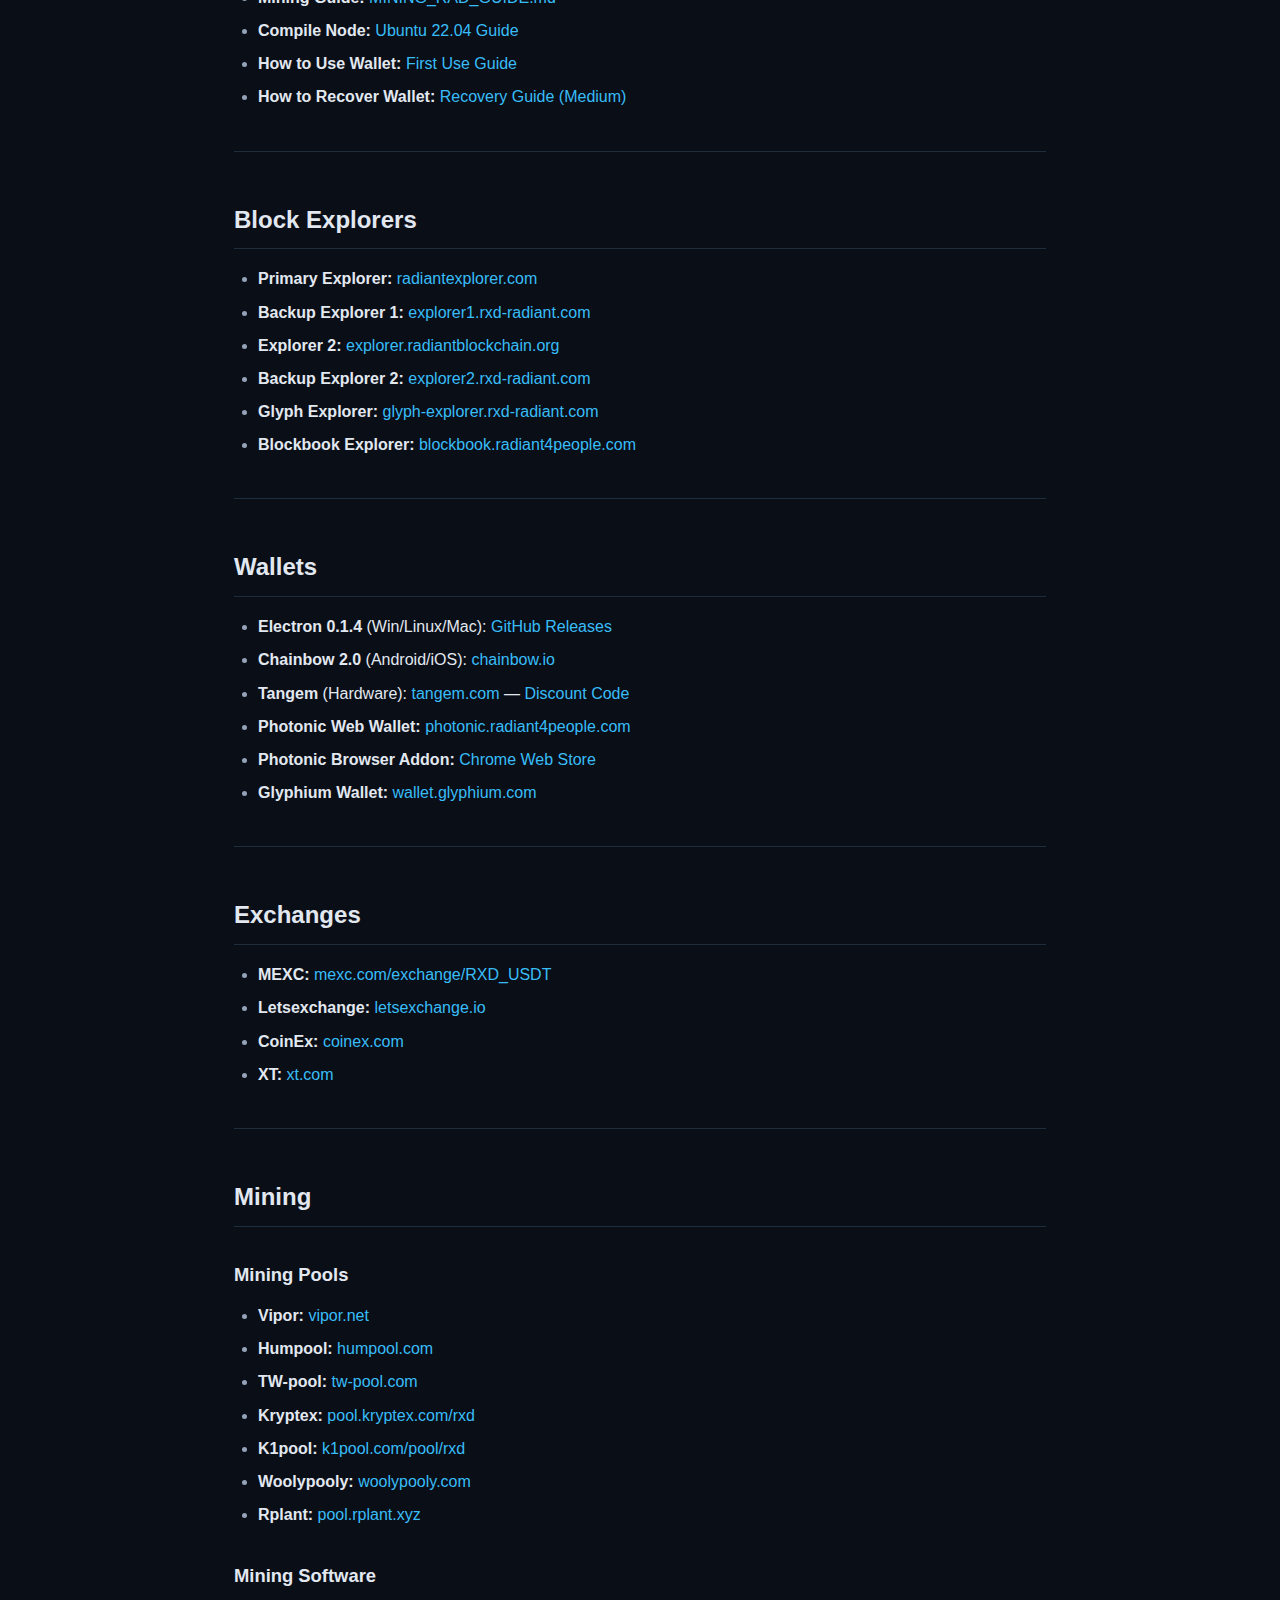
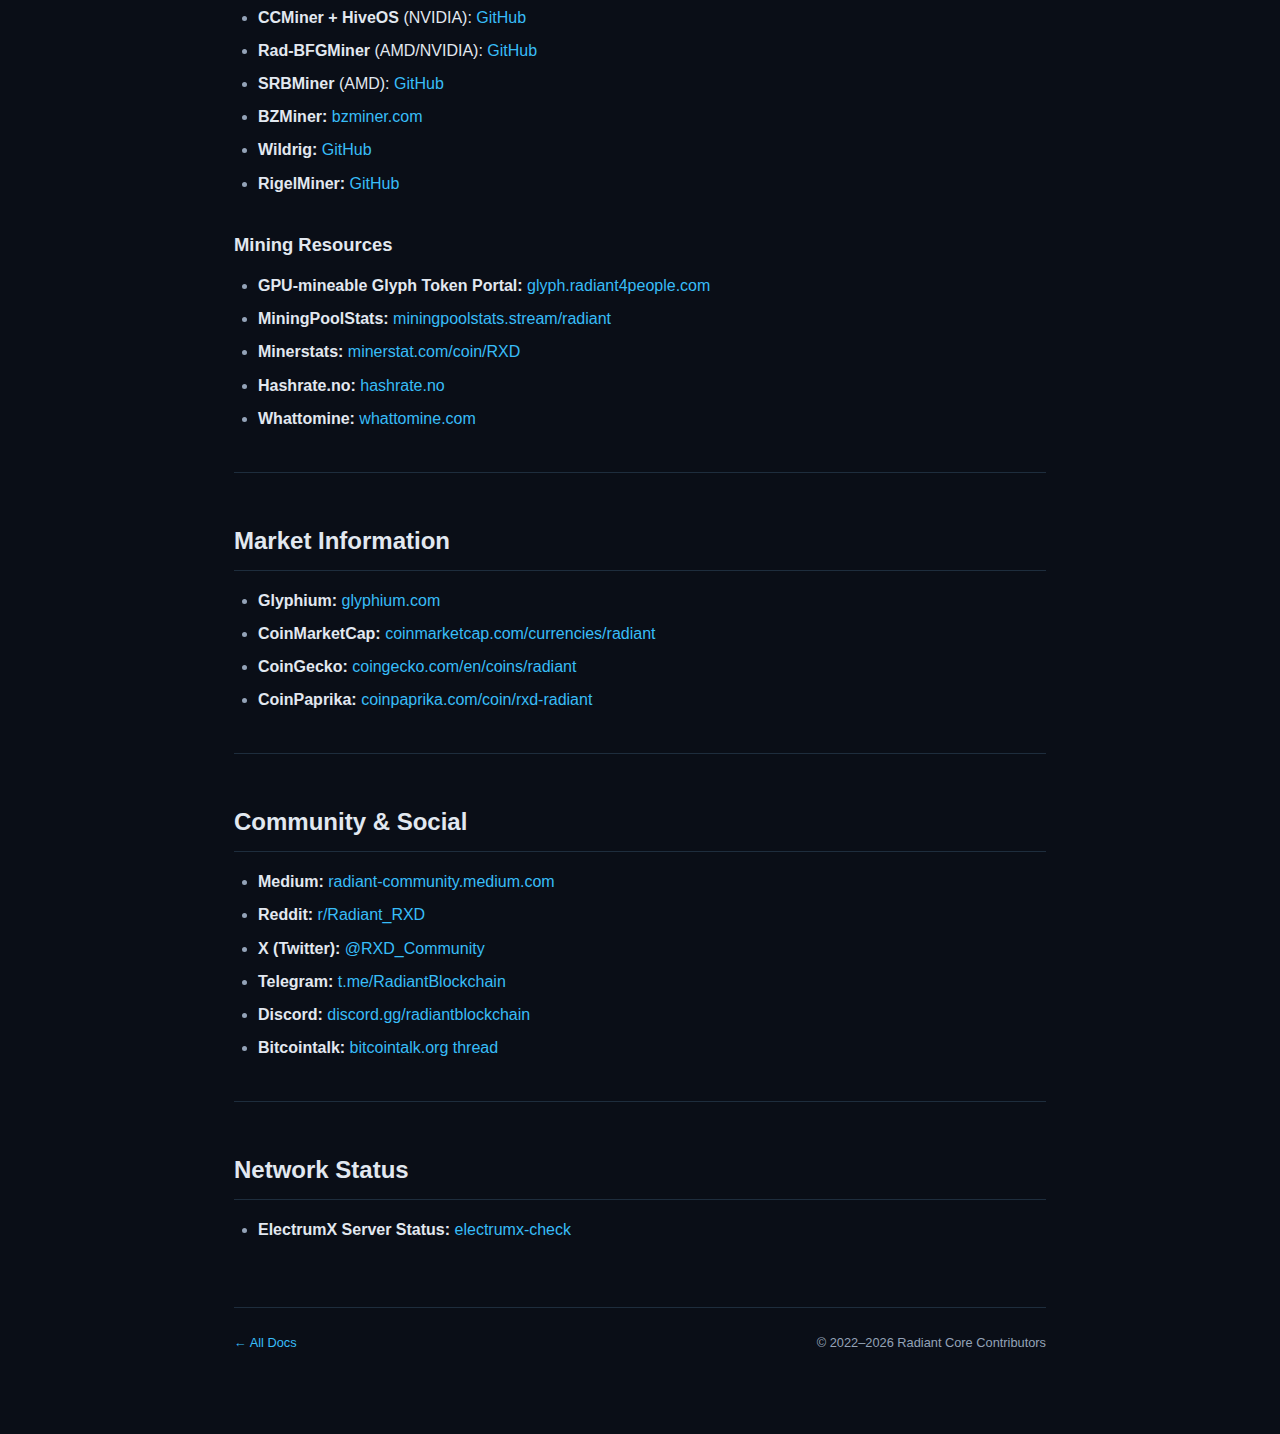
<file: docs/links.html>
<!DOCTYPE html>
<html lang="en">
<head>
    <meta charset="UTF-8">
    <meta name="viewport" content="width=device-width, initial-scale=1.0">
    <title>Community Links &amp; Resources — Radiant Core Docs</title>
    <meta name="description" content="Organized directory of all Radiant blockchain resources: official sites, GitHub repos, wallets, exchanges, mining pools, explorers, and community channels.">
    <link rel="icon" type="image/x-icon" href="../favicon.ico">
    <link rel="stylesheet" href="docs.css">
</head>
<body>

<nav class="navbar">
    <div class="container">
        <a href="../" class="nav-brand"><img src="../radiant-logo-darkmode.jpg" alt="Radiant"> Radiant Core</a>
        <button class="hamburger" onclick="document.querySelector('.nav-links').classList.toggle('open')" aria-label="Menu">&#9776;</button>
        <ul class="nav-links">
            <li><a href="../#features">Features</a></li>
            <li><a href="../#v2-upgrade">V2 Upgrade</a></li>
            <li><a href="./" class="nav-active">Docs</a></li>
            <li><a href="../#ecosystem">Ecosystem</a></li>
            <li><a href="../#mining">Mining</a></li>
            <li><a href="../explorer/">Explorer</a></li>
            <li><a href="https://github.com/Radiant-Core" class="nav-cta">GitHub ↗</a></li>
        </ul>
    </div>
</nav>

<div class="doc-container">
    <div class="breadcrumb"><a href="./">Docs</a> <span class="sep">/</span> <span>Links &amp; Resources</span></div>

    <div class="doc-header">
        <h1>Radiant Blockchain — Organized Resource Links</h1>
        <div class="doc-meta"><span>Comprehensive directory of all Radiant ecosystem links</span></div>
    </div>

    <div class="doc-content">

<h2 id="official">Official Resources</h2>
<ul>
<li><strong>Website:</strong> <a href="https://radiantblockchain.org/">radiantblockchain.org</a></li>
<li><strong>Radiant Foundation:</strong> <a href="https://radiantfoundation.org/">radiantfoundation.org</a></li>
<li><strong>Web Community:</strong> <a href="https://radiant4people.com/">radiant4people.com</a></li>
<li><strong>Original GitHub:</strong> <a href="https://github.com/RadiantBlockchain">github.com/RadiantBlockchain</a></li>
<li><strong>GitHub Community:</strong> <a href="https://github.com/RadiantBlockchain-Community">github.com/RadiantBlockchain-Community</a></li>
<li><strong>Radiant Core GitHub:</strong> <a href="https://github.com/Radiant-Core">github.com/Radiant-Core</a></li>
</ul>

<h3>Radiant-Core Repositories</h3>
<ul>
<li><strong>Radiant Core (node):</strong> <a href="https://github.com/Radiant-Core/Radiant-Core">github.com/Radiant-Core/Radiant-Core</a></li>
<li><strong>radiantjs (JS SDK):</strong> <a href="https://github.com/Radiant-Core/radiantjs">github.com/Radiant-Core/radiantjs</a></li>
<li><strong>RadiantScript (compiler):</strong> <a href="https://github.com/Radiant-Core/RadiantScript">github.com/Radiant-Core/RadiantScript</a></li>
<li><strong>rxdeb (debugger):</strong> <a href="https://github.com/Radiant-Core/rxdeb">github.com/Radiant-Core/rxdeb</a></li>
<li><strong>RXinDexer (indexer):</strong> <a href="https://github.com/Radiant-Core/RXinDexer">github.com/Radiant-Core/RXinDexer</a></li>
<li><strong>ElectrumX-Core:</strong> <a href="https://github.com/Radiant-Core/ElectrumX">github.com/Radiant-Core/ElectrumX</a></li>
<li><strong>Photonic Wallet:</strong> <a href="https://github.com/Radiant-Core/Photonic-Wallet">github.com/Radiant-Core/Photonic-Wallet</a></li>
<li><strong>Glyph-miner:</strong> <a href="https://github.com/Radiant-Core/Glyph-miner">github.com/Radiant-Core/Glyph-miner</a></li>
<li><strong>radiantblockchain-constants:</strong> <a href="https://github.com/Radiant-Core/radiantblockchain-constants">github.com/Radiant-Core/radiantblockchain-constants</a></li>
<li><strong>RadiantMM (DEX):</strong> <a href="https://github.com/Radiant-Core/RadiantMM">github.com/Radiant-Core/RadiantMM</a></li>
<li><strong>radiant-mcp-server (AI):</strong> <a href="https://github.com/Radiant-Core/radiant-mcp-server">github.com/Radiant-Core/radiant-mcp-server</a></li>
<li><strong>radiant-node-helper:</strong> <a href="https://github.com/Radiant-Core/radiant-node-helper">github.com/Radiant-Core/radiant-node-helper</a></li>
<li><strong>REP (proposals):</strong> <a href="https://github.com/Radiant-Core/REP">github.com/Radiant-Core/REP</a></li>
<li><strong>Glyph Token Standards:</strong> <a href="https://github.com/Radiant-Core/Glyph-Token-Standards">github.com/Radiant-Core/Glyph-Token-Standards</a></li>
</ul>

<hr>

<h2 id="documentation">Documentation</h2>
<ul>
<li><strong>Whitepaper:</strong> <a href="https://radiantblockchain.org/radiant.pdf">radiantblockchain.org/radiant.pdf</a></li>
<li><strong>System Design:</strong> <a href="https://radiant4people.com/tech/radiant-system-design">radiant4people.com/tech/radiant-system-design</a></li>
<li><strong>First Steps Guide:</strong> <a href="https://radiant-community.medium.com/first-steps-in-radiant-f2c94186cdc2">First Steps in Radiant (Medium)</a></li>
</ul>

<hr>

<h2 id="getting-started">Getting Started</h2>
<ul>
<li><strong>Faucet (Mainnet):</strong> <a href="https://faucet.radiant4people.com/">faucet.radiant4people.com</a></li>
<li><strong>Mining Guide:</strong> <a href="https://github.com/RadiantBlockchain/rad-bfgminer/blob/master/MINING_RAD_GUIDE.md">MINING_RAD_GUIDE.md</a></li>
<li><strong>Compile Node:</strong> <a href="https://github.com/Antares-RXD/Radiant-Guides/blob/main/Compile-Node/Ubuntu-22_04.md">Ubuntu 22.04 Guide</a></li>
<li><strong>How to Use Wallet:</strong> <a href="https://github.com/Antares-RXD/Radiant-Guides/blob/main/How-Use-Wallet/First-Use.md">First Use Guide</a></li>
<li><strong>How to Recover Wallet:</strong> <a href="https://radiant-community.medium.com/how-to-recover-a-wallet-in-radiant-3db3638331a5">Recovery Guide (Medium)</a></li>
</ul>

<hr>

<h2 id="explorers">Block Explorers</h2>
<ul>
<li><strong>Primary Explorer:</strong> <a href="https://radiantexplorer.com/">radiantexplorer.com</a></li>
<li><strong>Backup Explorer 1:</strong> <a href="https://explorer1.rxd-radiant.com/">explorer1.rxd-radiant.com</a></li>
<li><strong>Explorer 2:</strong> <a href="https://explorer.radiantblockchain.org/">explorer.radiantblockchain.org</a></li>
<li><strong>Backup Explorer 2:</strong> <a href="https://explorer2.rxd-radiant.com/">explorer2.rxd-radiant.com</a></li>
<li><strong>Glyph Explorer:</strong> <a href="https://glyph-explorer.rxd-radiant.com/">glyph-explorer.rxd-radiant.com</a></li>
<li><strong>Blockbook Explorer:</strong> <a href="https://blockbook.radiant4people.com/">blockbook.radiant4people.com</a></li>
</ul>

<hr>

<h2 id="wallets">Wallets</h2>
<ul>
<li><strong>Electron 0.1.4</strong> (Win/Linux/Mac): <a href="https://github.com/RadiantBlockchain/electron-radiant/releases">GitHub Releases</a></li>
<li><strong>Chainbow 2.0</strong> (Android/iOS): <a href="https://chainbow.io/">chainbow.io</a></li>
<li><strong>Tangem</strong> (Hardware): <a href="https://tangem.com/">tangem.com</a> — <a href="https://tangem.com/pricing/?promocode=RADIANT">Discount Code</a></li>
<li><strong>Photonic Web Wallet:</strong> <a href="https://photonic.radiant4people.com/">photonic.radiant4people.com</a></li>
<li><strong>Photonic Browser Addon:</strong> <a href="https://chromewebstore.google.com/detail/photonic-wallet/ldagidbelgfoonfhbggfgmlhaccfeepb">Chrome Web Store</a></li>
<li><strong>Glyphium Wallet:</strong> <a href="https://wallet.glyphium.com/">wallet.glyphium.com</a></li>
</ul>

<hr>

<h2 id="exchanges">Exchanges</h2>
<ul>
<li><strong>MEXC:</strong> <a href="https://www.mexc.com/exchange/RXD_USDT">mexc.com/exchange/RXD_USDT</a></li>
<li><strong>Letsexchange:</strong> <a href="https://letsexchange.io/">letsexchange.io</a></li>
<li><strong>CoinEx:</strong> <a href="https://coinex.com/">coinex.com</a></li>
<li><strong>XT:</strong> <a href="https://xt.com/">xt.com</a></li>
</ul>

<hr>

<h2 id="mining">Mining</h2>

<h3>Mining Pools</h3>
<ul>
<li><strong>Vipor:</strong> <a href="https://vipor.net/">vipor.net</a></li>
<li><strong>Humpool:</strong> <a href="https://humpool.com/">humpool.com</a></li>
<li><strong>TW-pool:</strong> <a href="https://tw-pool.com/">tw-pool.com</a></li>
<li><strong>Kryptex:</strong> <a href="https://pool.kryptex.com/rxd">pool.kryptex.com/rxd</a></li>
<li><strong>K1pool:</strong> <a href="https://k1pool.com/pool/rxd">k1pool.com/pool/rxd</a></li>
<li><strong>Woolypooly:</strong> <a href="https://woolypooly.com/">woolypooly.com</a></li>
<li><strong>Rplant:</strong> <a href="https://pool.rplant.xyz/">pool.rplant.xyz</a></li>
</ul>

<h3>Mining Software</h3>
<ul>
<li><strong>CCMiner + HiveOS</strong> (NVIDIA): <a href="https://github.com/radifier/radiator/releases">GitHub</a></li>
<li><strong>Rad-BFGMiner</strong> (AMD/NVIDIA): <a href="https://github.com/RadiantBlockchain/rad-bfgminer/releases">GitHub</a></li>
<li><strong>SRBMiner</strong> (AMD): <a href="https://github.com/doktor83/SRBMiner-Multi/releases">GitHub</a></li>
<li><strong>BZMiner:</strong> <a href="https://www.bzminer.com/">bzminer.com</a></li>
<li><strong>Wildrig:</strong> <a href="https://github.com/andru-kun/wildrig-multi/releases">GitHub</a></li>
<li><strong>RigelMiner:</strong> <a href="https://github.com/rigelminer/rigel/releases/">GitHub</a></li>
</ul>

<h3>Mining Resources</h3>
<ul>
<li><strong>GPU-mineable Glyph Token Portal:</strong> <a href="https://glyph.radiant4people.com/">glyph.radiant4people.com</a></li>
<li><strong>MiningPoolStats:</strong> <a href="https://miningpoolstats.stream/radiant">miningpoolstats.stream/radiant</a></li>
<li><strong>Minerstats:</strong> <a href="https://minerstat.com/coin/RXD">minerstat.com/coin/RXD</a></li>
<li><strong>Hashrate.no:</strong> <a href="https://hashrate.no/">hashrate.no</a></li>
<li><strong>Whattomine:</strong> <a href="https://whattomine.com/">whattomine.com</a></li>
</ul>

<hr>

<h2 id="market">Market Information</h2>
<ul>
<li><strong>Glyphium:</strong> <a href="https://glyphium.com/">glyphium.com</a></li>
<li><strong>CoinMarketCap:</strong> <a href="https://coinmarketcap.com/currencies/radiant">coinmarketcap.com/currencies/radiant</a></li>
<li><strong>CoinGecko:</strong> <a href="https://www.coingecko.com/en/coins/radiant">coingecko.com/en/coins/radiant</a></li>
<li><strong>CoinPaprika:</strong> <a href="https://coinpaprika.com/coin/rxd-radiant">coinpaprika.com/coin/rxd-radiant</a></li>
</ul>

<hr>

<h2 id="community">Community &amp; Social</h2>
<ul>
<li><strong>Medium:</strong> <a href="https://radiant-community.medium.com/">radiant-community.medium.com</a></li>
<li><strong>Reddit:</strong> <a href="https://www.reddit.com/r/Radiant_RXD">r/Radiant_RXD</a></li>
<li><strong>X (Twitter):</strong> <a href="https://x.com/RXD_Community">@RXD_Community</a></li>
<li><strong>Telegram:</strong> <a href="https://t.me/RadiantBlockchain">t.me/RadiantBlockchain</a></li>
<li><strong>Discord:</strong> <a href="https://discord.gg/radiantblockchain">discord.gg/radiantblockchain</a></li>
<li><strong>Bitcointalk:</strong> <a href="https://bitcointalk.org/index.php?topic=5436028">bitcointalk.org thread</a></li>
</ul>

<hr>

<h2 id="network-status">Network Status</h2>
<ul>
<li><strong>ElectrumX Server Status:</strong> <a href="https://radiantblockchain-community.github.io/electrumx-check/">electrumx-check</a></li>
</ul>

    </div>
    <div class="doc-footer">
        <span><a href="./">← All Docs</a></span>
        <span>&copy; 2022–2026 Radiant Core Contributors</span>
    </div>
</div>
</body>
</html>
</file>
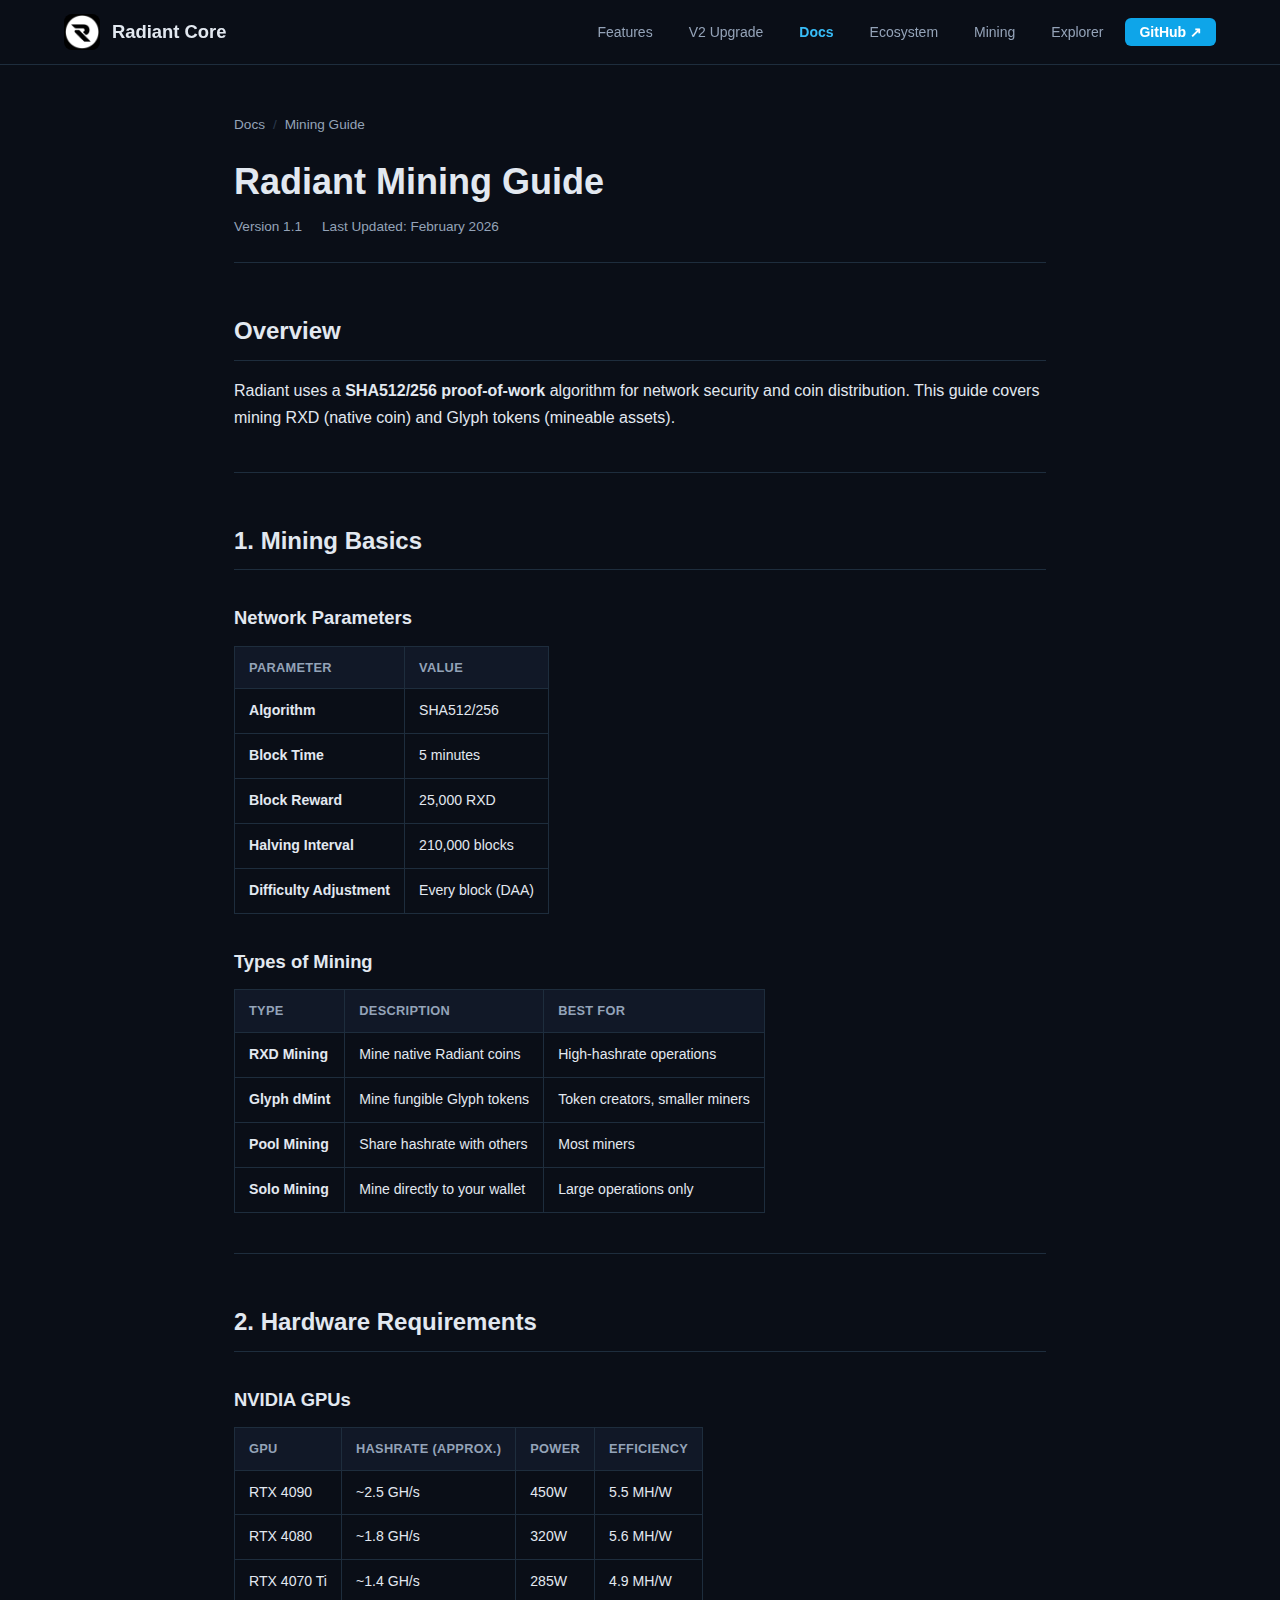
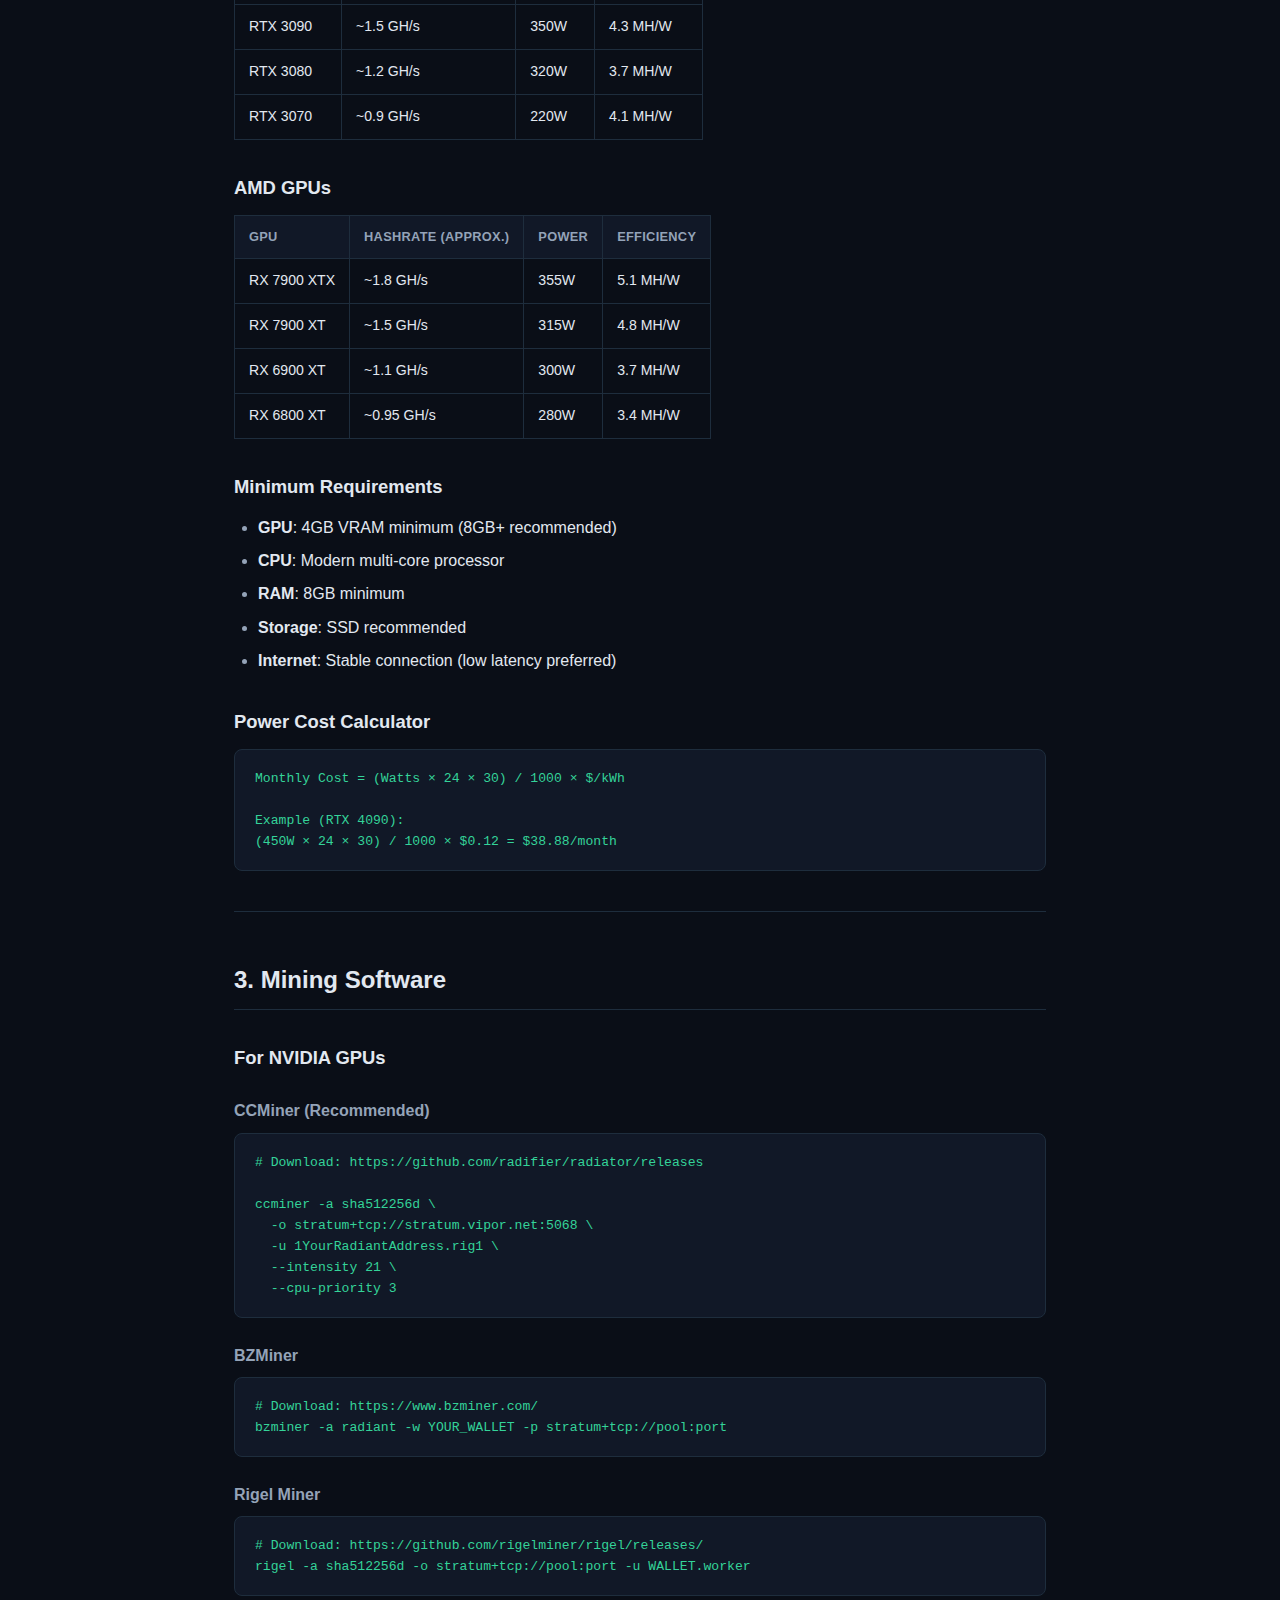
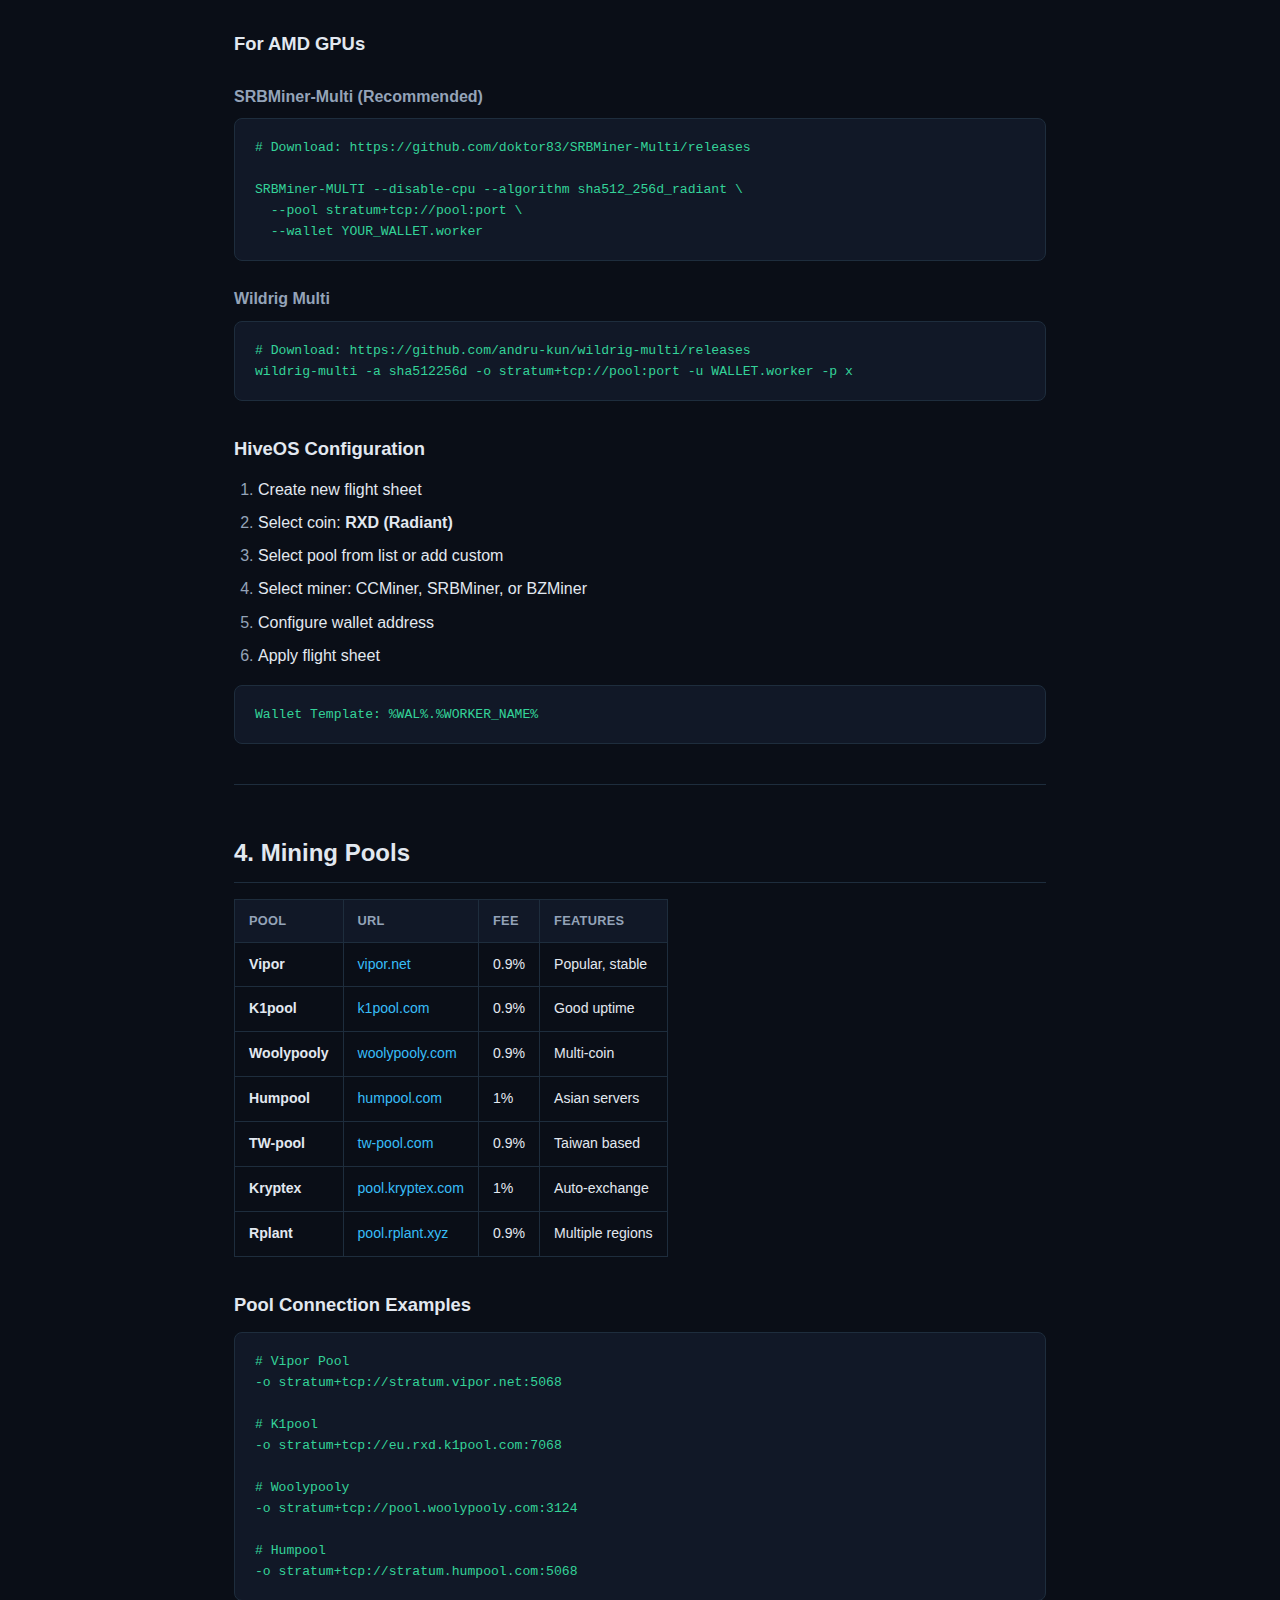
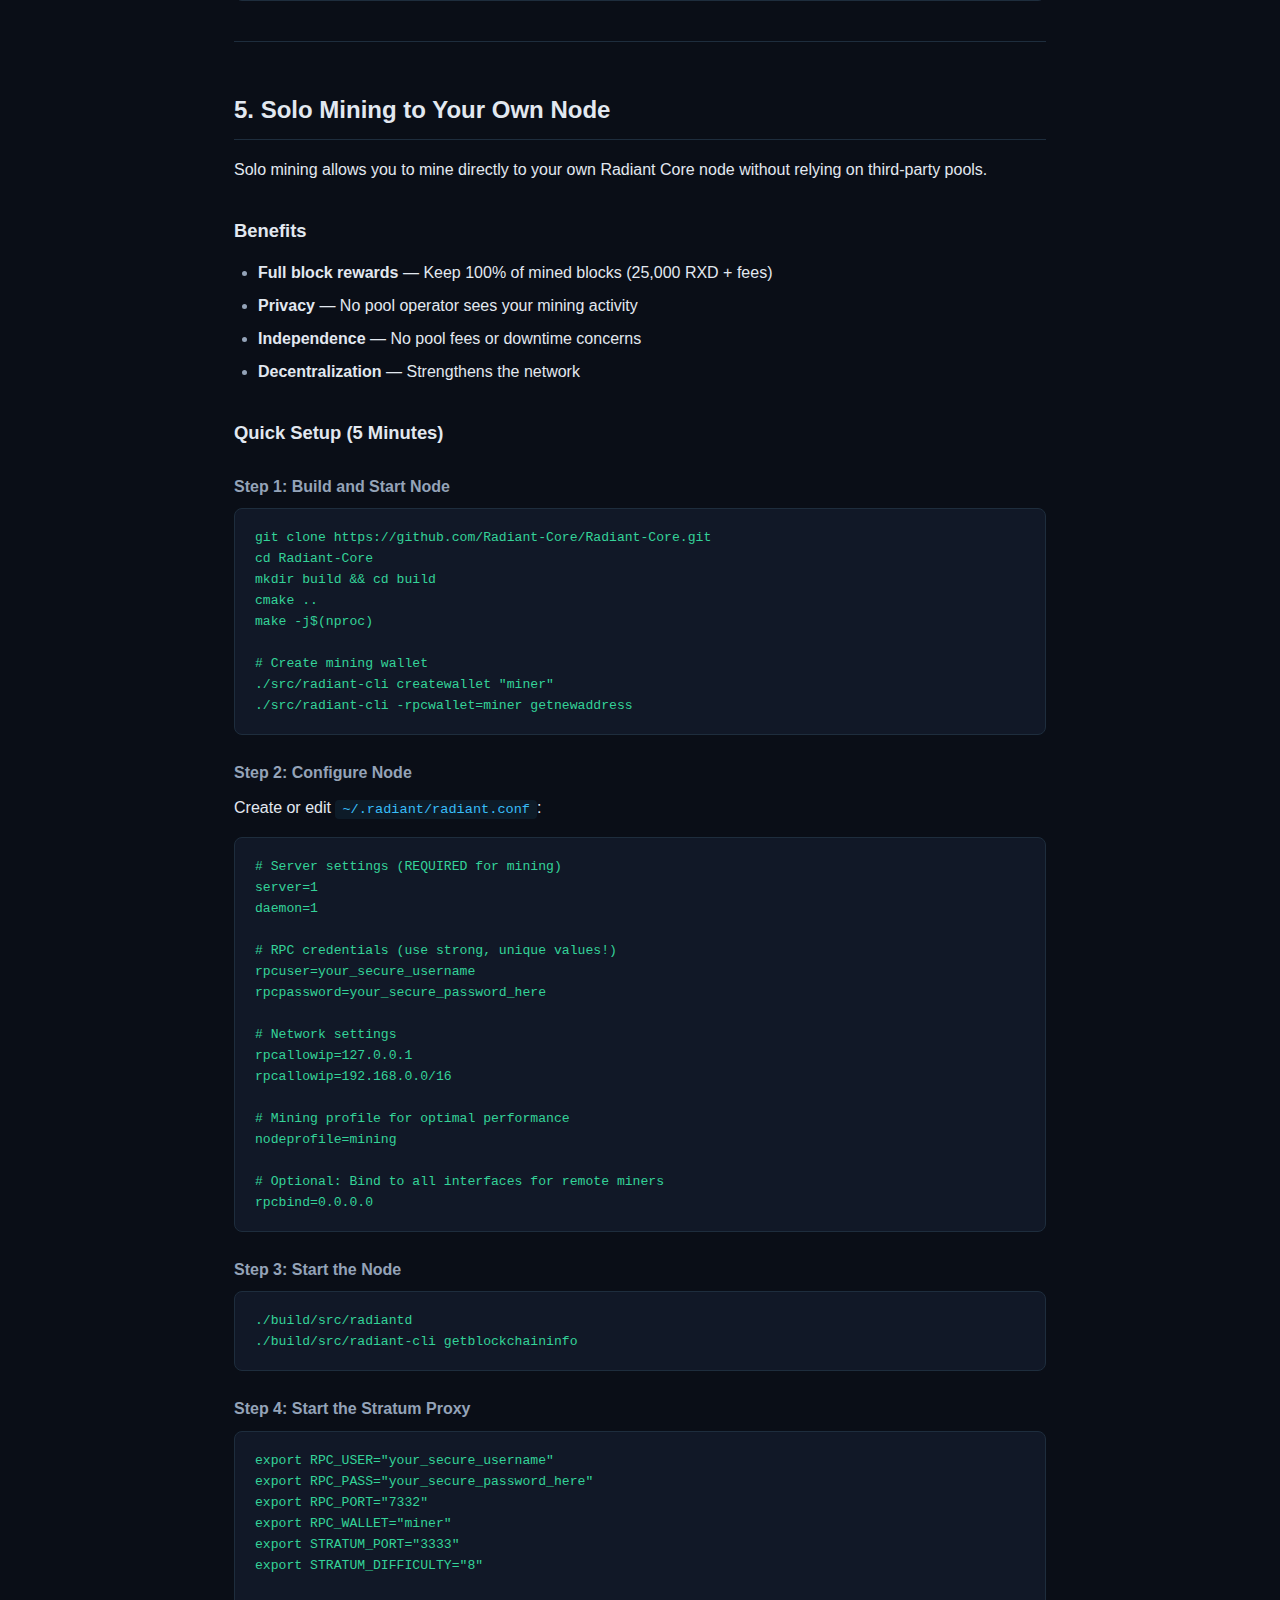
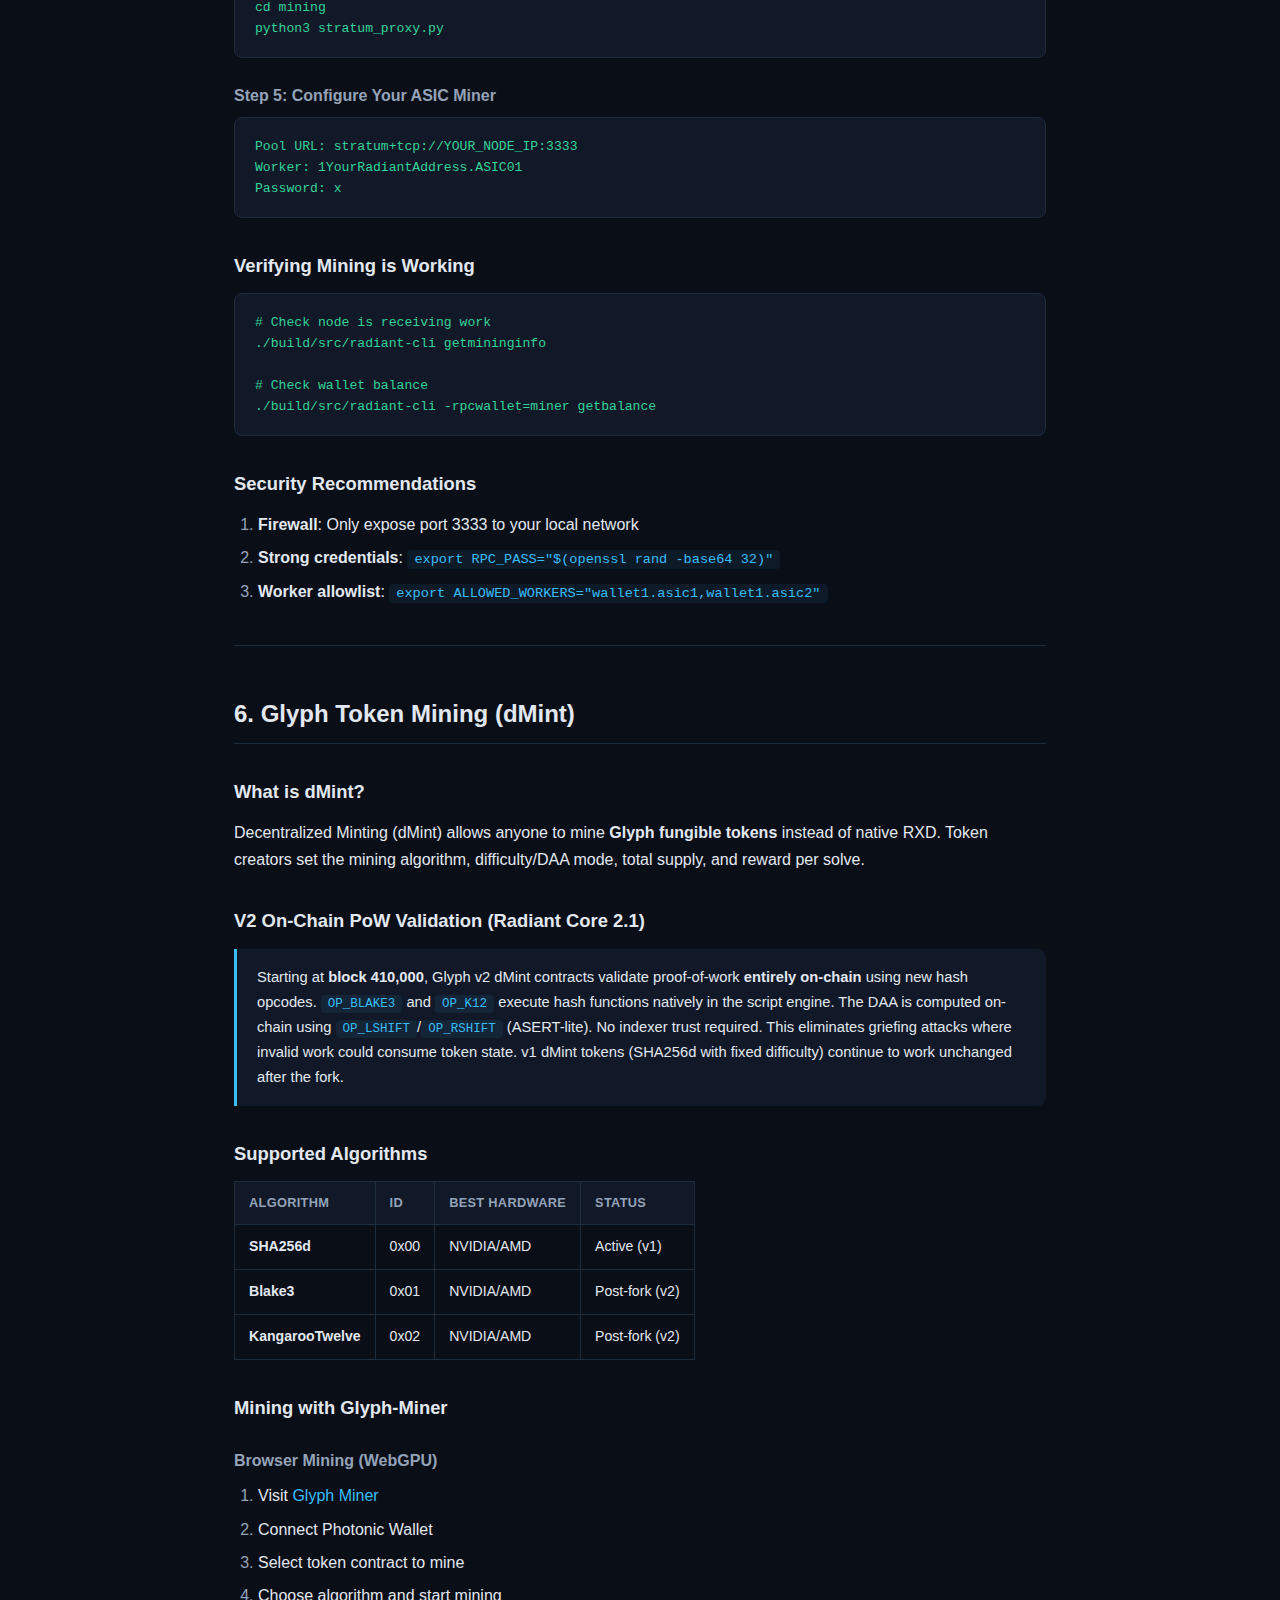
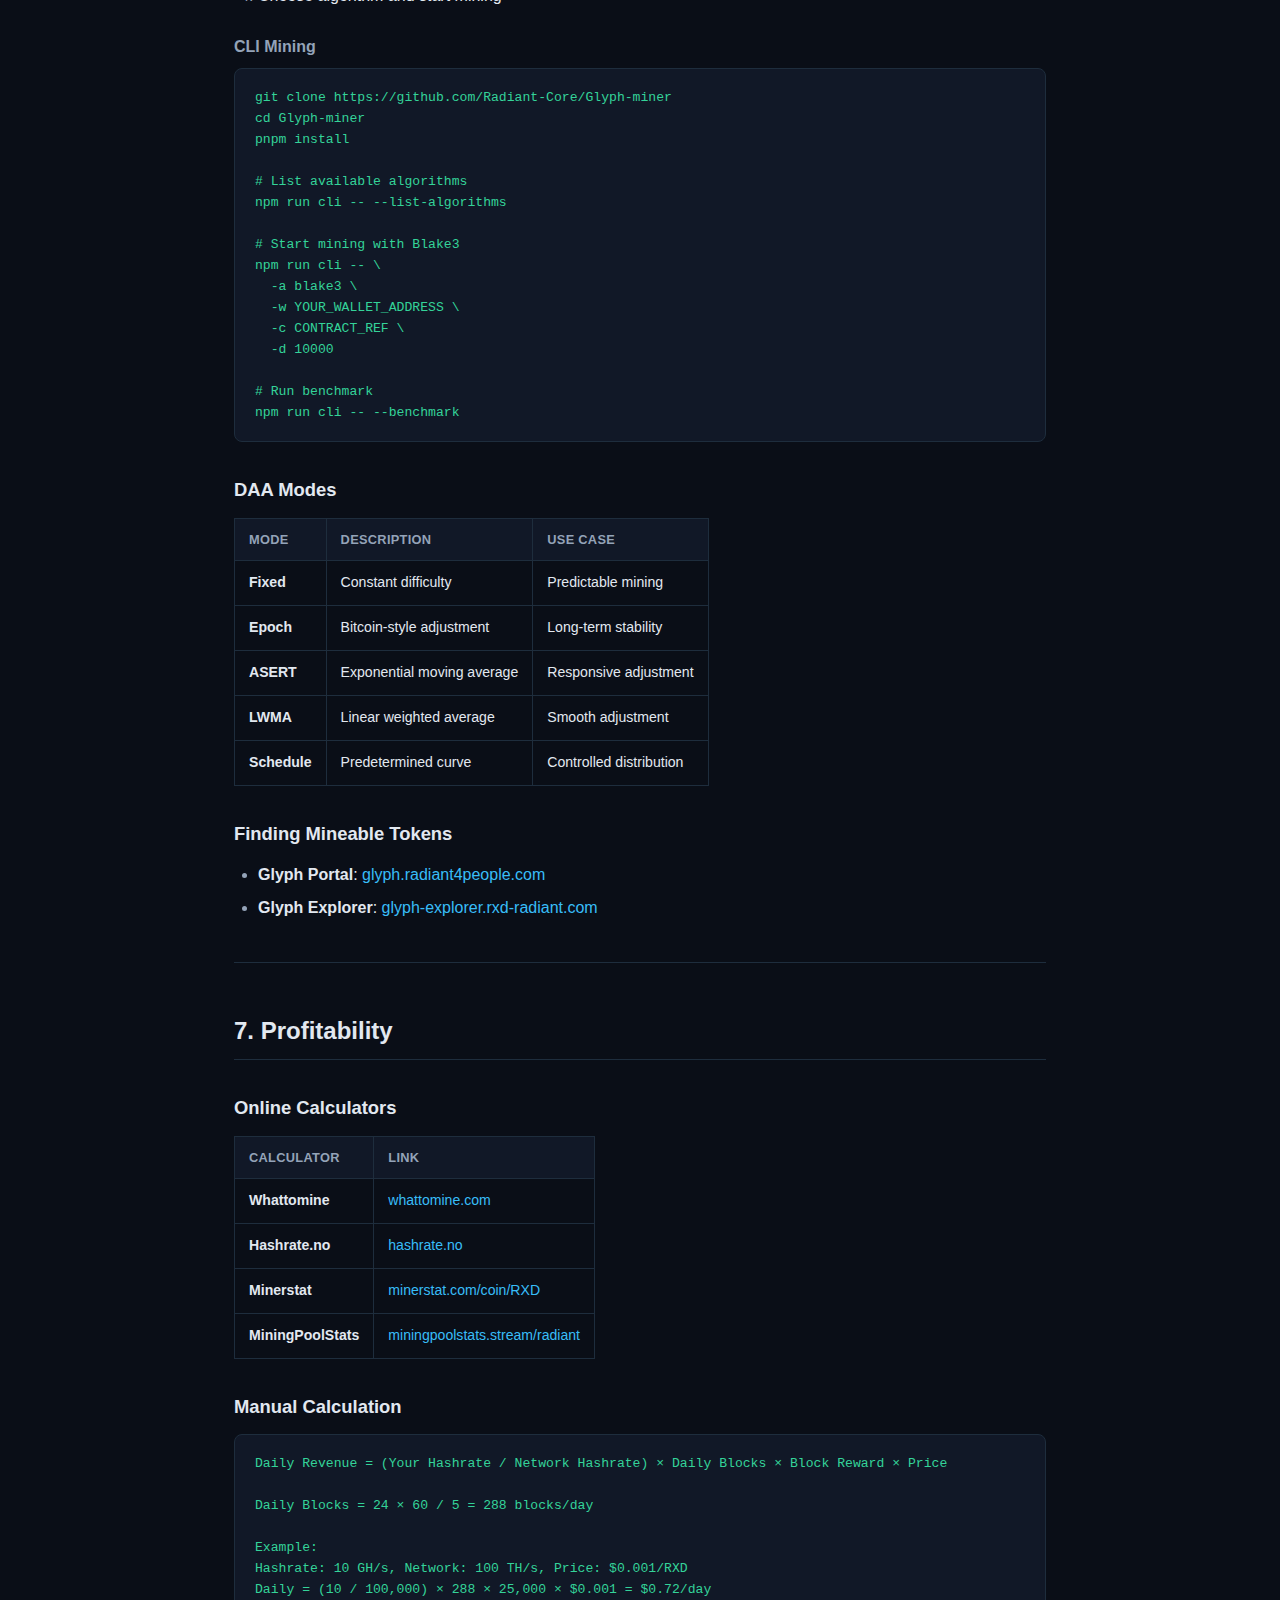
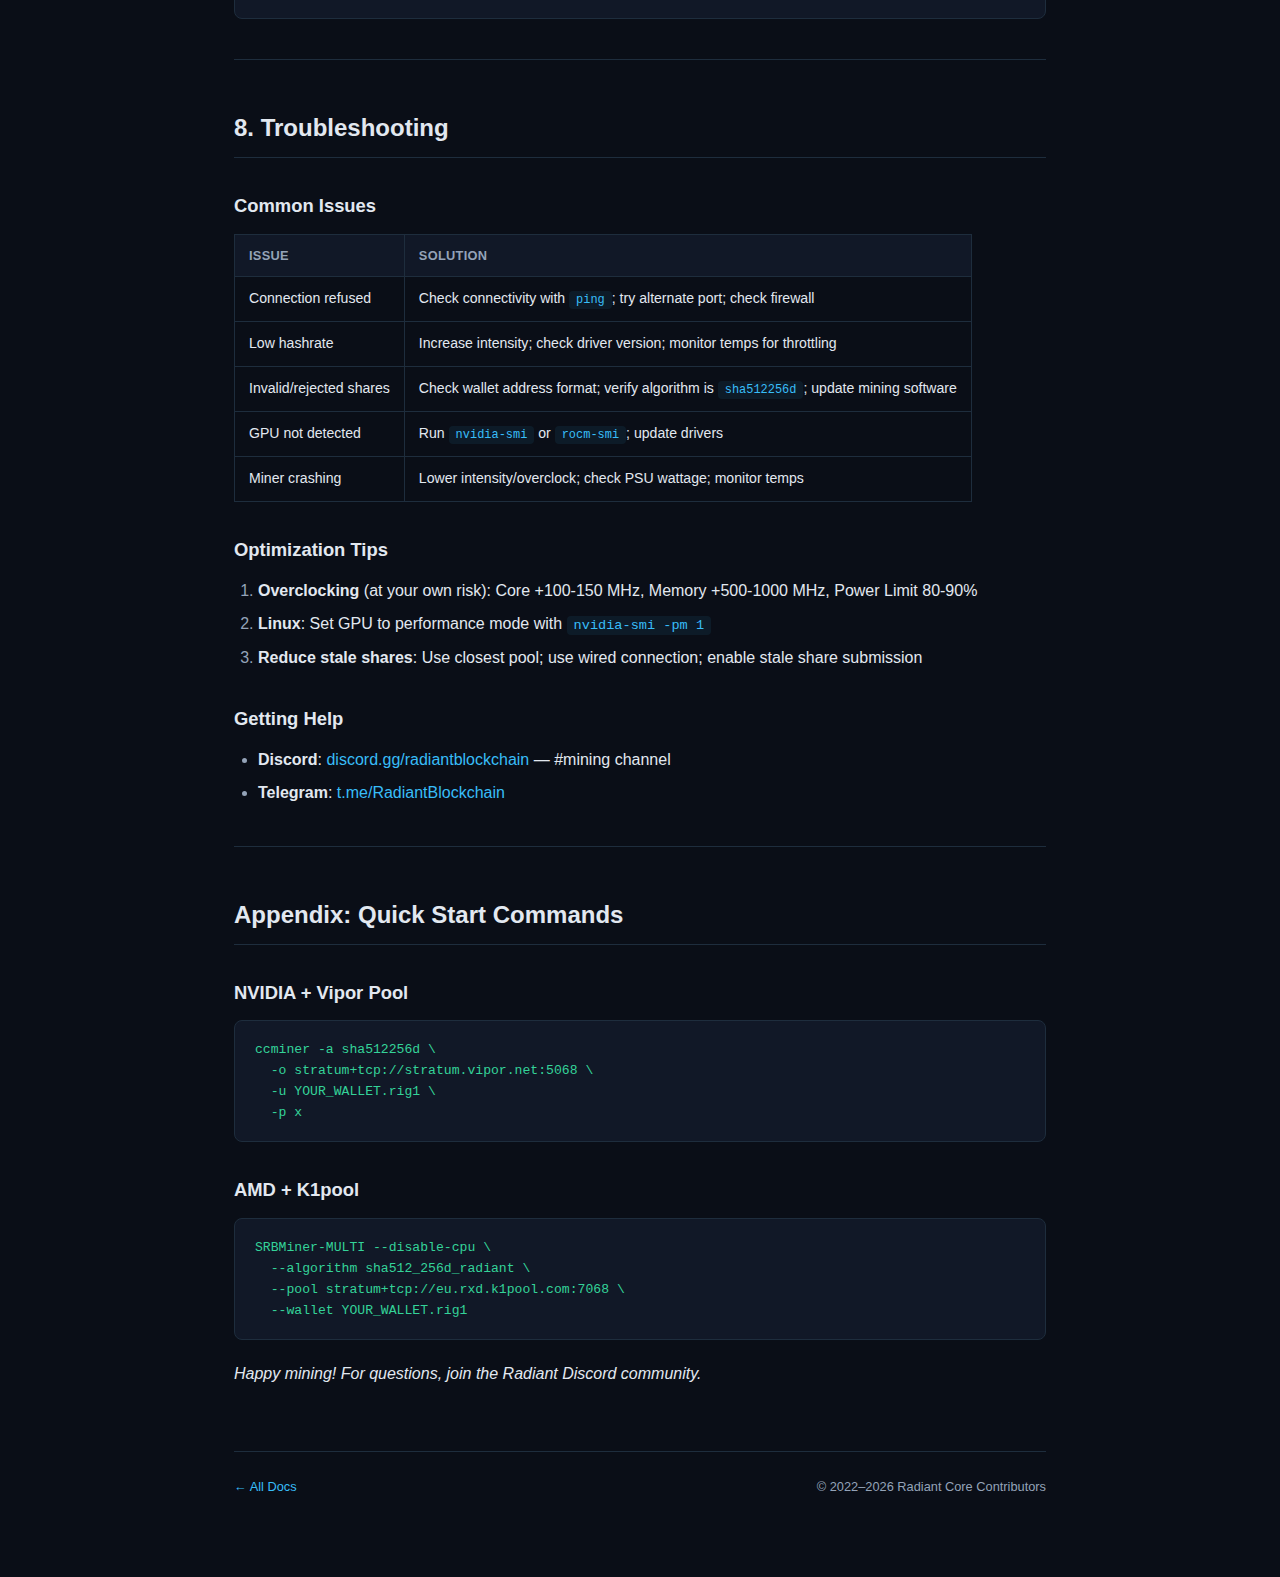
<file: docs/mining-guide.html>
<!DOCTYPE html>
<html lang="en">
<head>
    <meta charset="UTF-8">
    <meta name="viewport" content="width=device-width, initial-scale=1.0">
    <title>Mining Guide — Radiant Core Docs</title>
    <meta name="description" content="Radiant mining guide: GPU/ASIC setup, pool configuration, solo mining, Glyph dMint token mining, profitability, and troubleshooting.">
    <link rel="icon" type="image/x-icon" href="../favicon.ico">
    <link rel="stylesheet" href="docs.css">
</head>
<body>

<nav class="navbar">
    <div class="container">
        <a href="../" class="nav-brand"><img src="../radiant-logo-darkmode.jpg" alt="Radiant"> Radiant Core</a>
        <button class="hamburger" onclick="document.querySelector('.nav-links').classList.toggle('open')" aria-label="Menu">&#9776;</button>
        <ul class="nav-links">
            <li><a href="../#features">Features</a></li>
            <li><a href="../#v2-upgrade">V2 Upgrade</a></li>
            <li><a href="./" class="nav-active">Docs</a></li>
            <li><a href="../#ecosystem">Ecosystem</a></li>
            <li><a href="../#mining">Mining</a></li>
            <li><a href="../explorer/">Explorer</a></li>
            <li><a href="https://github.com/Radiant-Core" class="nav-cta">GitHub ↗</a></li>
        </ul>
    </div>
</nav>

<div class="doc-container">
    <div class="breadcrumb"><a href="./">Docs</a> <span class="sep">/</span> <span>Mining Guide</span></div>

    <div class="doc-header">
        <h1>Radiant Mining Guide</h1>
        <div class="doc-meta"><span>Version 1.1</span> <span>Last Updated: February 2026</span></div>
    </div>

    <div class="doc-content">

<h2 id="overview">Overview</h2>
<p>Radiant uses a <strong>SHA512/256 proof-of-work</strong> algorithm for network security and coin distribution. This guide covers mining RXD (native coin) and Glyph tokens (mineable assets).</p>

<hr>

<h2 id="mining-basics">1. Mining Basics</h2>

<h3>Network Parameters</h3>
<table>
<thead><tr><th>Parameter</th><th>Value</th></tr></thead>
<tbody>
<tr><td><strong>Algorithm</strong></td><td>SHA512/256</td></tr>
<tr><td><strong>Block Time</strong></td><td>5 minutes</td></tr>
<tr><td><strong>Block Reward</strong></td><td>25,000 RXD</td></tr>
<tr><td><strong>Halving Interval</strong></td><td>210,000 blocks</td></tr>
<tr><td><strong>Difficulty Adjustment</strong></td><td>Every block (DAA)</td></tr>
</tbody>
</table>

<h3>Types of Mining</h3>
<table>
<thead><tr><th>Type</th><th>Description</th><th>Best For</th></tr></thead>
<tbody>
<tr><td><strong>RXD Mining</strong></td><td>Mine native Radiant coins</td><td>High-hashrate operations</td></tr>
<tr><td><strong>Glyph dMint</strong></td><td>Mine fungible Glyph tokens</td><td>Token creators, smaller miners</td></tr>
<tr><td><strong>Pool Mining</strong></td><td>Share hashrate with others</td><td>Most miners</td></tr>
<tr><td><strong>Solo Mining</strong></td><td>Mine directly to your wallet</td><td>Large operations only</td></tr>
</tbody>
</table>

<hr>

<h2 id="hardware">2. Hardware Requirements</h2>

<h3>NVIDIA GPUs</h3>
<table>
<thead><tr><th>GPU</th><th>Hashrate (approx.)</th><th>Power</th><th>Efficiency</th></tr></thead>
<tbody>
<tr><td>RTX 4090</td><td>~2.5 GH/s</td><td>450W</td><td>5.5 MH/W</td></tr>
<tr><td>RTX 4080</td><td>~1.8 GH/s</td><td>320W</td><td>5.6 MH/W</td></tr>
<tr><td>RTX 4070 Ti</td><td>~1.4 GH/s</td><td>285W</td><td>4.9 MH/W</td></tr>
<tr><td>RTX 3090</td><td>~1.5 GH/s</td><td>350W</td><td>4.3 MH/W</td></tr>
<tr><td>RTX 3080</td><td>~1.2 GH/s</td><td>320W</td><td>3.7 MH/W</td></tr>
<tr><td>RTX 3070</td><td>~0.9 GH/s</td><td>220W</td><td>4.1 MH/W</td></tr>
</tbody>
</table>

<h3>AMD GPUs</h3>
<table>
<thead><tr><th>GPU</th><th>Hashrate (approx.)</th><th>Power</th><th>Efficiency</th></tr></thead>
<tbody>
<tr><td>RX 7900 XTX</td><td>~1.8 GH/s</td><td>355W</td><td>5.1 MH/W</td></tr>
<tr><td>RX 7900 XT</td><td>~1.5 GH/s</td><td>315W</td><td>4.8 MH/W</td></tr>
<tr><td>RX 6900 XT</td><td>~1.1 GH/s</td><td>300W</td><td>3.7 MH/W</td></tr>
<tr><td>RX 6800 XT</td><td>~0.95 GH/s</td><td>280W</td><td>3.4 MH/W</td></tr>
</tbody>
</table>

<h3>Minimum Requirements</h3>
<ul>
<li><strong>GPU</strong>: 4GB VRAM minimum (8GB+ recommended)</li>
<li><strong>CPU</strong>: Modern multi-core processor</li>
<li><strong>RAM</strong>: 8GB minimum</li>
<li><strong>Storage</strong>: SSD recommended</li>
<li><strong>Internet</strong>: Stable connection (low latency preferred)</li>
</ul>

<h3>Power Cost Calculator</h3>
<pre><code>Monthly Cost = (Watts × 24 × 30) / 1000 × $/kWh

Example (RTX 4090):
(450W × 24 × 30) / 1000 × $0.12 = $38.88/month</code></pre>

<hr>

<h2 id="software">3. Mining Software</h2>

<h3>For NVIDIA GPUs</h3>

<h4>CCMiner (Recommended)</h4>
<pre><code># Download: https://github.com/radifier/radiator/releases

ccminer -a sha512256d \
  -o stratum+tcp://stratum.vipor.net:5068 \
  -u 1YourRadiantAddress.rig1 \
  --intensity 21 \
  --cpu-priority 3</code></pre>

<h4>BZMiner</h4>
<pre><code># Download: https://www.bzminer.com/
bzminer -a radiant -w YOUR_WALLET -p stratum+tcp://pool:port</code></pre>

<h4>Rigel Miner</h4>
<pre><code># Download: https://github.com/rigelminer/rigel/releases/
rigel -a sha512256d -o stratum+tcp://pool:port -u WALLET.worker</code></pre>

<h3>For AMD GPUs</h3>

<h4>SRBMiner-Multi (Recommended)</h4>
<pre><code># Download: https://github.com/doktor83/SRBMiner-Multi/releases

SRBMiner-MULTI --disable-cpu --algorithm sha512_256d_radiant \
  --pool stratum+tcp://pool:port \
  --wallet YOUR_WALLET.worker</code></pre>

<h4>Wildrig Multi</h4>
<pre><code># Download: https://github.com/andru-kun/wildrig-multi/releases
wildrig-multi -a sha512256d -o stratum+tcp://pool:port -u WALLET.worker -p x</code></pre>

<h3>HiveOS Configuration</h3>
<ol>
<li>Create new flight sheet</li>
<li>Select coin: <strong>RXD (Radiant)</strong></li>
<li>Select pool from list or add custom</li>
<li>Select miner: CCMiner, SRBMiner, or BZMiner</li>
<li>Configure wallet address</li>
<li>Apply flight sheet</li>
</ol>

<pre><code>Wallet Template: %WAL%.%WORKER_NAME%</code></pre>

<hr>

<h2 id="pools">4. Mining Pools</h2>

<table>
<thead><tr><th>Pool</th><th>URL</th><th>Fee</th><th>Features</th></tr></thead>
<tbody>
<tr><td><strong>Vipor</strong></td><td><a href="https://vipor.net/">vipor.net</a></td><td>0.9%</td><td>Popular, stable</td></tr>
<tr><td><strong>K1pool</strong></td><td><a href="https://k1pool.com/pool/rxd">k1pool.com</a></td><td>0.9%</td><td>Good uptime</td></tr>
<tr><td><strong>Woolypooly</strong></td><td><a href="https://woolypooly.com/">woolypooly.com</a></td><td>0.9%</td><td>Multi-coin</td></tr>
<tr><td><strong>Humpool</strong></td><td><a href="https://humpool.com/">humpool.com</a></td><td>1%</td><td>Asian servers</td></tr>
<tr><td><strong>TW-pool</strong></td><td><a href="https://tw-pool.com/">tw-pool.com</a></td><td>0.9%</td><td>Taiwan based</td></tr>
<tr><td><strong>Kryptex</strong></td><td><a href="https://pool.kryptex.com/rxd">pool.kryptex.com</a></td><td>1%</td><td>Auto-exchange</td></tr>
<tr><td><strong>Rplant</strong></td><td><a href="https://pool.rplant.xyz/">pool.rplant.xyz</a></td><td>0.9%</td><td>Multiple regions</td></tr>
</tbody>
</table>

<h3>Pool Connection Examples</h3>
<pre><code># Vipor Pool
-o stratum+tcp://stratum.vipor.net:5068

# K1pool
-o stratum+tcp://eu.rxd.k1pool.com:7068

# Woolypooly
-o stratum+tcp://pool.woolypooly.com:3124

# Humpool
-o stratum+tcp://stratum.humpool.com:5068</code></pre>

<hr>

<h2 id="solo-mining">5. Solo Mining to Your Own Node</h2>

<p>Solo mining allows you to mine directly to your own Radiant Core node without relying on third-party pools.</p>

<h3>Benefits</h3>
<ul>
<li><strong>Full block rewards</strong> — Keep 100% of mined blocks (25,000 RXD + fees)</li>
<li><strong>Privacy</strong> — No pool operator sees your mining activity</li>
<li><strong>Independence</strong> — No pool fees or downtime concerns</li>
<li><strong>Decentralization</strong> — Strengthens the network</li>
</ul>

<h3>Quick Setup (5 Minutes)</h3>

<h4>Step 1: Build and Start Node</h4>
<pre><code>git clone https://github.com/Radiant-Core/Radiant-Core.git
cd Radiant-Core
mkdir build &amp;&amp; cd build
cmake ..
make -j$(nproc)

# Create mining wallet
./src/radiant-cli createwallet "miner"
./src/radiant-cli -rpcwallet=miner getnewaddress</code></pre>

<h4>Step 2: Configure Node</h4>
<p>Create or edit <code>~/.radiant/radiant.conf</code>:</p>
<pre><code># Server settings (REQUIRED for mining)
server=1
daemon=1

# RPC credentials (use strong, unique values!)
rpcuser=your_secure_username
rpcpassword=your_secure_password_here

# Network settings
rpcallowip=127.0.0.1
rpcallowip=192.168.0.0/16

# Mining profile for optimal performance
nodeprofile=mining

# Optional: Bind to all interfaces for remote miners
rpcbind=0.0.0.0</code></pre>

<h4>Step 3: Start the Node</h4>
<pre><code>./build/src/radiantd
./build/src/radiant-cli getblockchaininfo</code></pre>

<h4>Step 4: Start the Stratum Proxy</h4>
<pre><code>export RPC_USER="your_secure_username"
export RPC_PASS="your_secure_password_here"
export RPC_PORT="7332"
export RPC_WALLET="miner"
export STRATUM_PORT="3333"
export STRATUM_DIFFICULTY="8"

cd mining
python3 stratum_proxy.py</code></pre>

<h4>Step 5: Configure Your ASIC Miner</h4>
<pre><code>Pool URL: stratum+tcp://YOUR_NODE_IP:3333
Worker: 1YourRadiantAddress.ASIC01
Password: x</code></pre>

<h3>Verifying Mining is Working</h3>
<pre><code># Check node is receiving work
./build/src/radiant-cli getmininginfo

# Check wallet balance
./build/src/radiant-cli -rpcwallet=miner getbalance</code></pre>

<h3>Security Recommendations</h3>
<ol>
<li><strong>Firewall</strong>: Only expose port 3333 to your local network</li>
<li><strong>Strong credentials</strong>: <code>export RPC_PASS="$(openssl rand -base64 32)"</code></li>
<li><strong>Worker allowlist</strong>: <code>export ALLOWED_WORKERS="wallet1.asic1,wallet1.asic2"</code></li>
</ol>

<hr>

<h2 id="glyph-mining">6. Glyph Token Mining (dMint)</h2>

<h3>What is dMint?</h3>
<p>Decentralized Minting (dMint) allows anyone to mine <strong>Glyph fungible tokens</strong> instead of native RXD. Token creators set the mining algorithm, difficulty/DAA mode, total supply, and reward per solve.</p>

<h3>V2 On-Chain PoW Validation (Radiant Core 2.1)</h3>
<blockquote>
<p>Starting at <strong>block 410,000</strong>, Glyph v2 dMint contracts validate proof-of-work <strong>entirely on-chain</strong> using new hash opcodes. <code>OP_BLAKE3</code> and <code>OP_K12</code> execute hash functions natively in the script engine. The DAA is computed on-chain using <code>OP_LSHIFT</code>/<code>OP_RSHIFT</code> (ASERT-lite). No indexer trust required. This eliminates griefing attacks where invalid work could consume token state. v1 dMint tokens (SHA256d with fixed difficulty) continue to work unchanged after the fork.</p>
</blockquote>

<h3>Supported Algorithms</h3>
<table>
<thead><tr><th>Algorithm</th><th>ID</th><th>Best Hardware</th><th>Status</th></tr></thead>
<tbody>
<tr><td><strong>SHA256d</strong></td><td>0x00</td><td>NVIDIA/AMD</td><td>Active (v1)</td></tr>
<tr><td><strong>Blake3</strong></td><td>0x01</td><td>NVIDIA/AMD</td><td>Post-fork (v2)</td></tr>
<tr><td><strong>KangarooTwelve</strong></td><td>0x02</td><td>NVIDIA/AMD</td><td>Post-fork (v2)</td></tr>
</tbody>
</table>

<h3>Mining with Glyph-Miner</h3>

<h4>Browser Mining (WebGPU)</h4>
<ol>
<li>Visit <a href="https://github.com/Radiant-Core/Glyph-miner">Glyph Miner</a></li>
<li>Connect Photonic Wallet</li>
<li>Select token contract to mine</li>
<li>Choose algorithm and start mining</li>
</ol>

<h4>CLI Mining</h4>
<pre><code>git clone https://github.com/Radiant-Core/Glyph-miner
cd Glyph-miner
pnpm install

# List available algorithms
npm run cli -- --list-algorithms

# Start mining with Blake3
npm run cli -- \
  -a blake3 \
  -w YOUR_WALLET_ADDRESS \
  -c CONTRACT_REF \
  -d 10000

# Run benchmark
npm run cli -- --benchmark</code></pre>

<h3>DAA Modes</h3>
<table>
<thead><tr><th>Mode</th><th>Description</th><th>Use Case</th></tr></thead>
<tbody>
<tr><td><strong>Fixed</strong></td><td>Constant difficulty</td><td>Predictable mining</td></tr>
<tr><td><strong>Epoch</strong></td><td>Bitcoin-style adjustment</td><td>Long-term stability</td></tr>
<tr><td><strong>ASERT</strong></td><td>Exponential moving average</td><td>Responsive adjustment</td></tr>
<tr><td><strong>LWMA</strong></td><td>Linear weighted average</td><td>Smooth adjustment</td></tr>
<tr><td><strong>Schedule</strong></td><td>Predetermined curve</td><td>Controlled distribution</td></tr>
</tbody>
</table>

<h3>Finding Mineable Tokens</h3>
<ul>
<li><strong>Glyph Portal</strong>: <a href="https://glyph.radiant4people.com/">glyph.radiant4people.com</a></li>
<li><strong>Glyph Explorer</strong>: <a href="https://glyph-explorer.rxd-radiant.com/">glyph-explorer.rxd-radiant.com</a></li>
</ul>

<hr>

<h2 id="profitability">7. Profitability</h2>

<h3>Online Calculators</h3>
<table>
<thead><tr><th>Calculator</th><th>Link</th></tr></thead>
<tbody>
<tr><td><strong>Whattomine</strong></td><td><a href="https://whattomine.com/">whattomine.com</a></td></tr>
<tr><td><strong>Hashrate.no</strong></td><td><a href="https://hashrate.no/">hashrate.no</a></td></tr>
<tr><td><strong>Minerstat</strong></td><td><a href="https://minerstat.com/coin/RXD">minerstat.com/coin/RXD</a></td></tr>
<tr><td><strong>MiningPoolStats</strong></td><td><a href="https://miningpoolstats.stream/radiant">miningpoolstats.stream/radiant</a></td></tr>
</tbody>
</table>

<h3>Manual Calculation</h3>
<pre><code>Daily Revenue = (Your Hashrate / Network Hashrate) × Daily Blocks × Block Reward × Price

Daily Blocks = 24 × 60 / 5 = 288 blocks/day

Example:
Hashrate: 10 GH/s, Network: 100 TH/s, Price: $0.001/RXD
Daily = (10 / 100,000) × 288 × 25,000 × $0.001 = $0.72/day</code></pre>

<hr>

<h2 id="troubleshooting">8. Troubleshooting</h2>

<h3>Common Issues</h3>

<table>
<thead><tr><th>Issue</th><th>Solution</th></tr></thead>
<tbody>
<tr><td>Connection refused</td><td>Check connectivity with <code>ping</code>; try alternate port; check firewall</td></tr>
<tr><td>Low hashrate</td><td>Increase intensity; check driver version; monitor temps for throttling</td></tr>
<tr><td>Invalid/rejected shares</td><td>Check wallet address format; verify algorithm is <code>sha512256d</code>; update mining software</td></tr>
<tr><td>GPU not detected</td><td>Run <code>nvidia-smi</code> or <code>rocm-smi</code>; update drivers</td></tr>
<tr><td>Miner crashing</td><td>Lower intensity/overclock; check PSU wattage; monitor temps</td></tr>
</tbody>
</table>

<h3>Optimization Tips</h3>
<ol>
<li><strong>Overclocking</strong> (at your own risk): Core +100-150 MHz, Memory +500-1000 MHz, Power Limit 80-90%</li>
<li><strong>Linux</strong>: Set GPU to performance mode with <code>nvidia-smi -pm 1</code></li>
<li><strong>Reduce stale shares</strong>: Use closest pool; use wired connection; enable stale share submission</li>
</ol>

<h3>Getting Help</h3>
<ul>
<li><strong>Discord</strong>: <a href="https://discord.gg/radiantblockchain">discord.gg/radiantblockchain</a> — #mining channel</li>
<li><strong>Telegram</strong>: <a href="https://t.me/RadiantBlockchain">t.me/RadiantBlockchain</a></li>
</ul>

<hr>

<h2 id="quick-start-commands">Appendix: Quick Start Commands</h2>

<h3>NVIDIA + Vipor Pool</h3>
<pre><code>ccminer -a sha512256d \
  -o stratum+tcp://stratum.vipor.net:5068 \
  -u YOUR_WALLET.rig1 \
  -p x</code></pre>

<h3>AMD + K1pool</h3>
<pre><code>SRBMiner-MULTI --disable-cpu \
  --algorithm sha512_256d_radiant \
  --pool stratum+tcp://eu.rxd.k1pool.com:7068 \
  --wallet YOUR_WALLET.rig1</code></pre>

<p><em>Happy mining! For questions, join the Radiant Discord community.</em></p>

    </div>
    <div class="doc-footer">
        <span><a href="./">← All Docs</a></span>
        <span>&copy; 2022–2026 Radiant Core Contributors</span>
    </div>
</div>
</body>
</html>
</file>
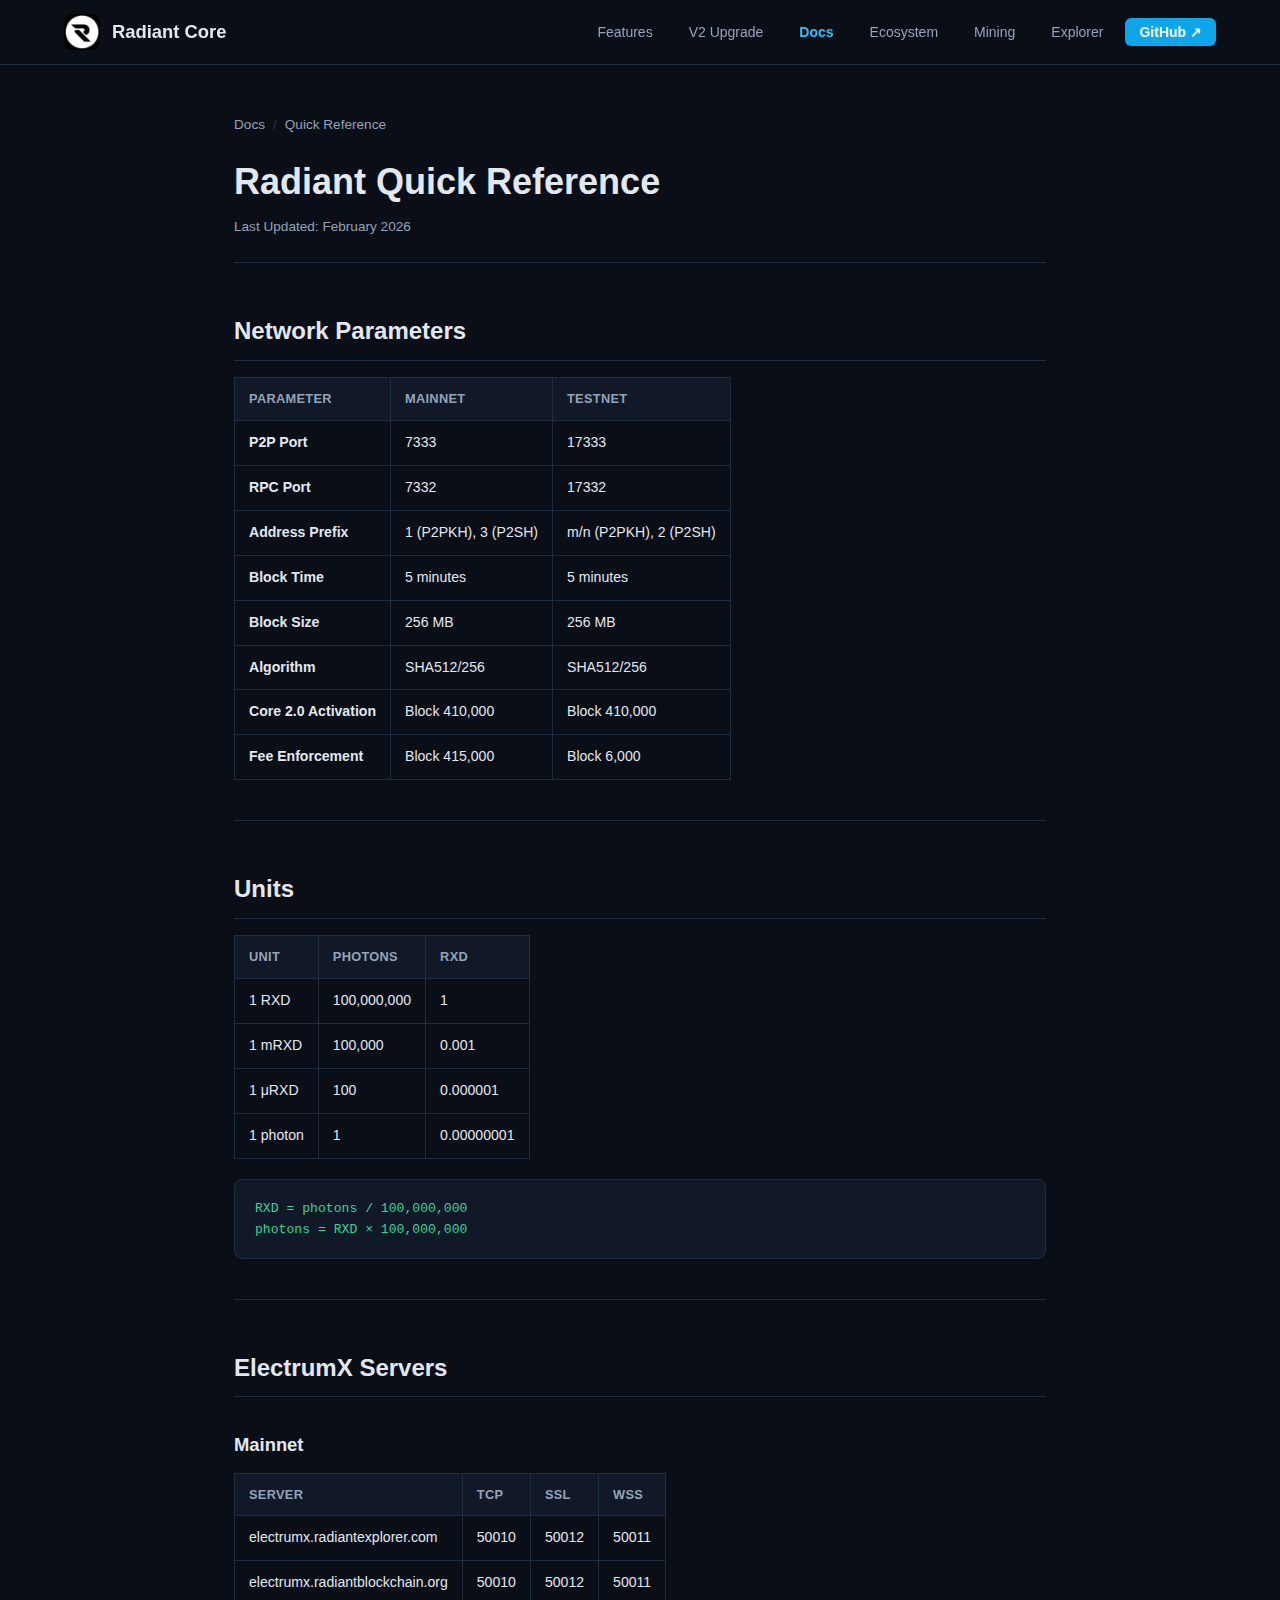
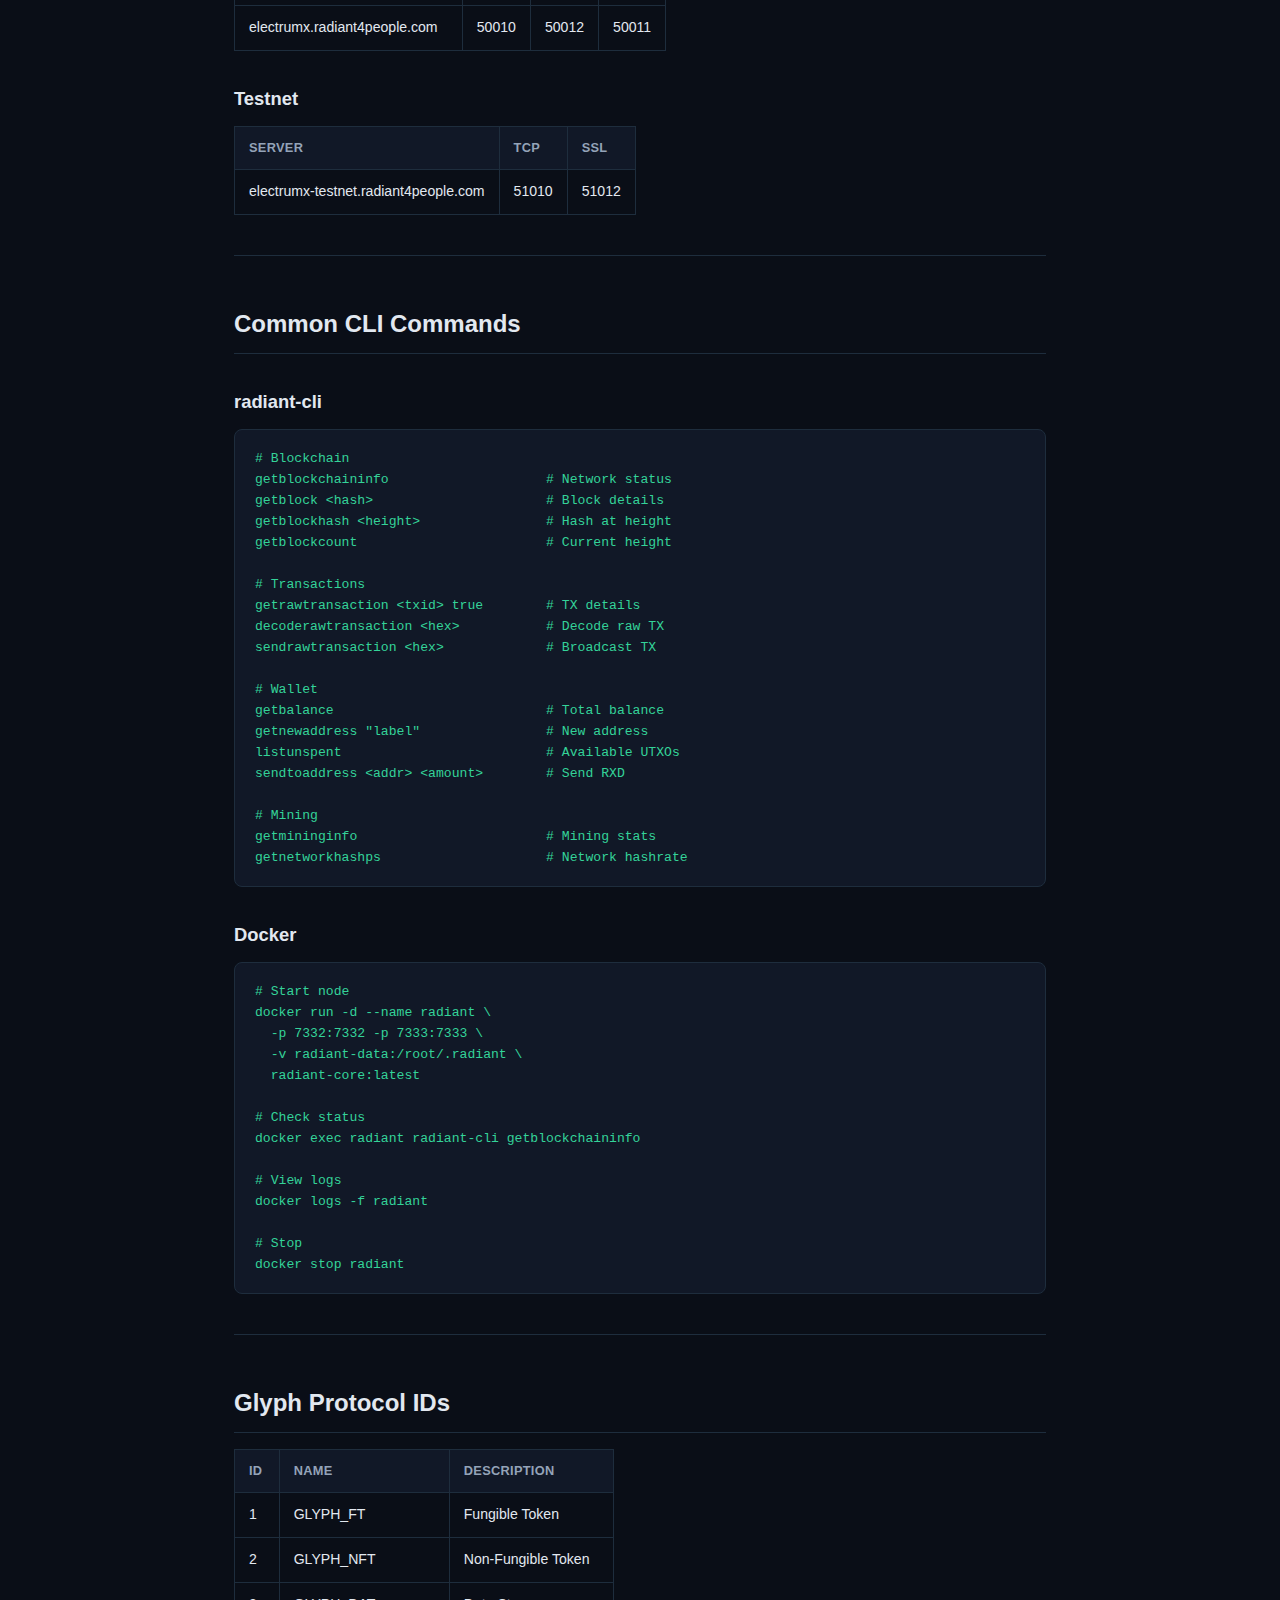
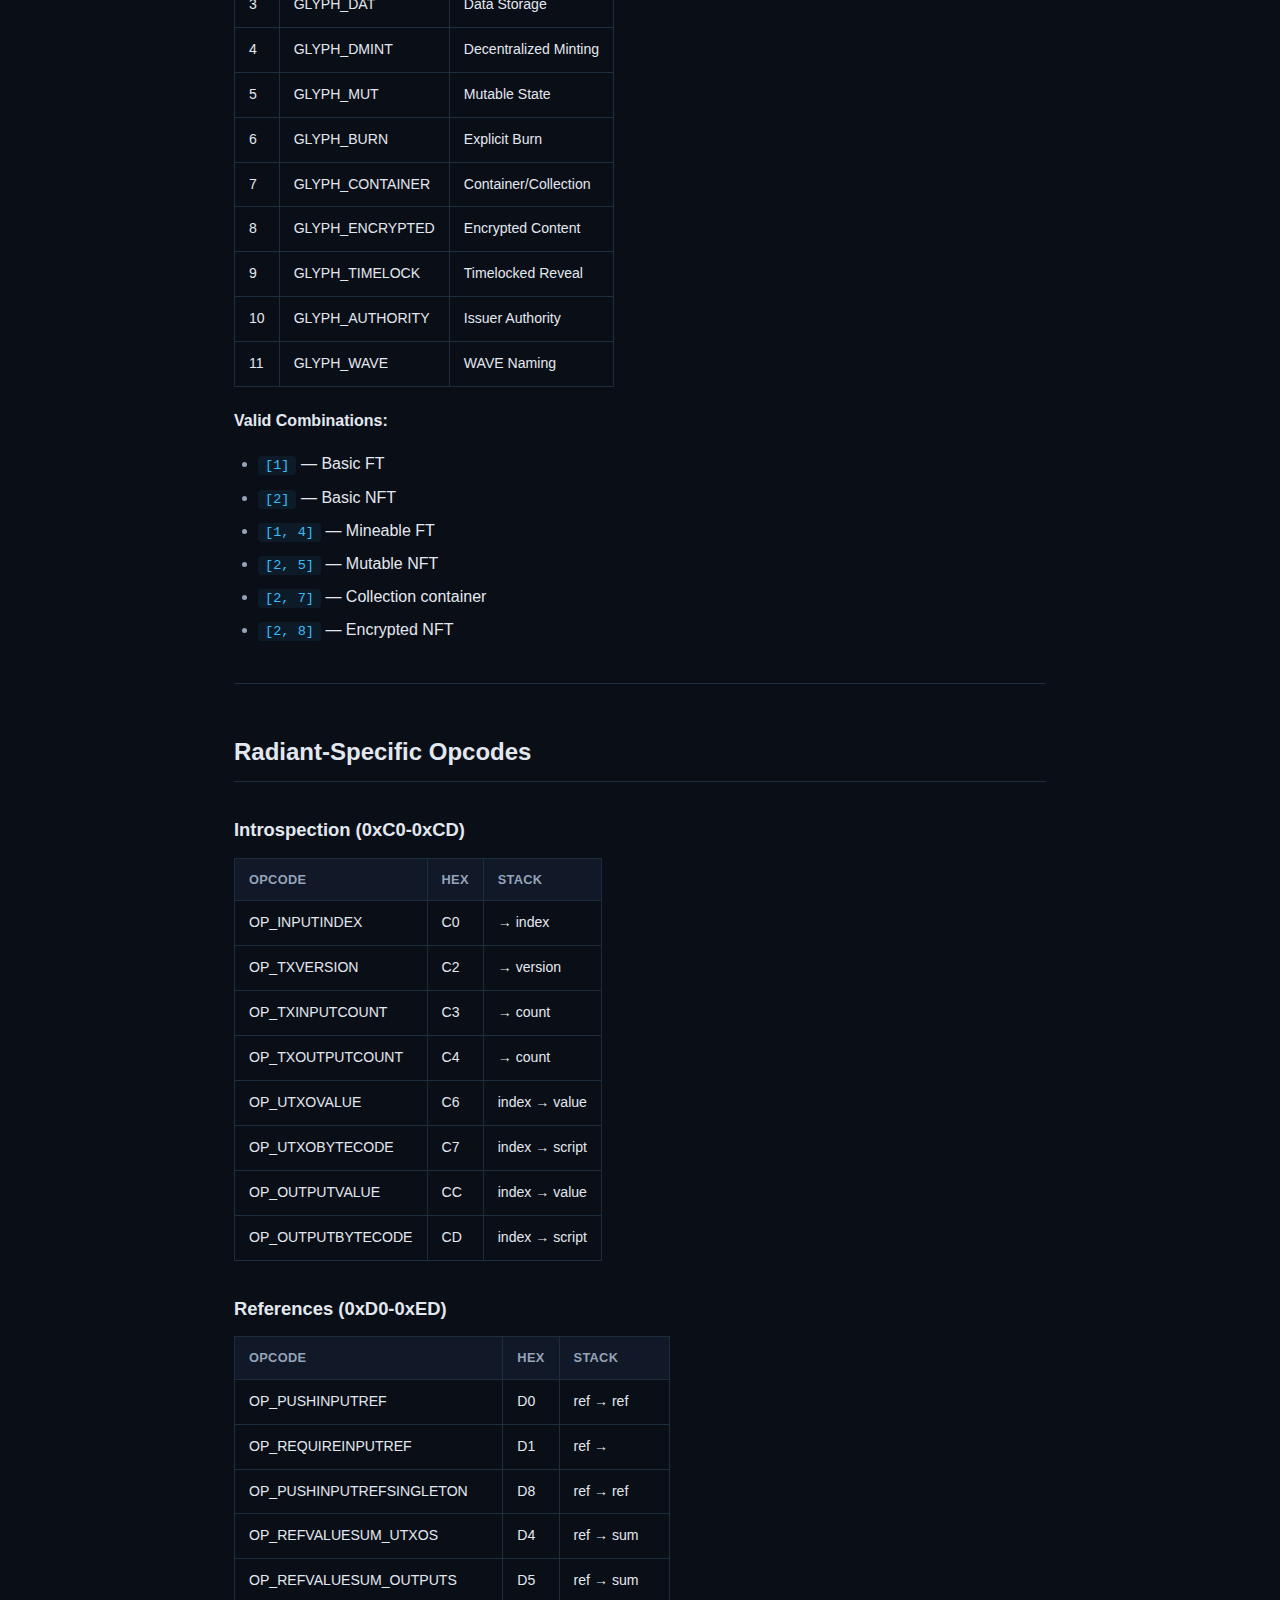
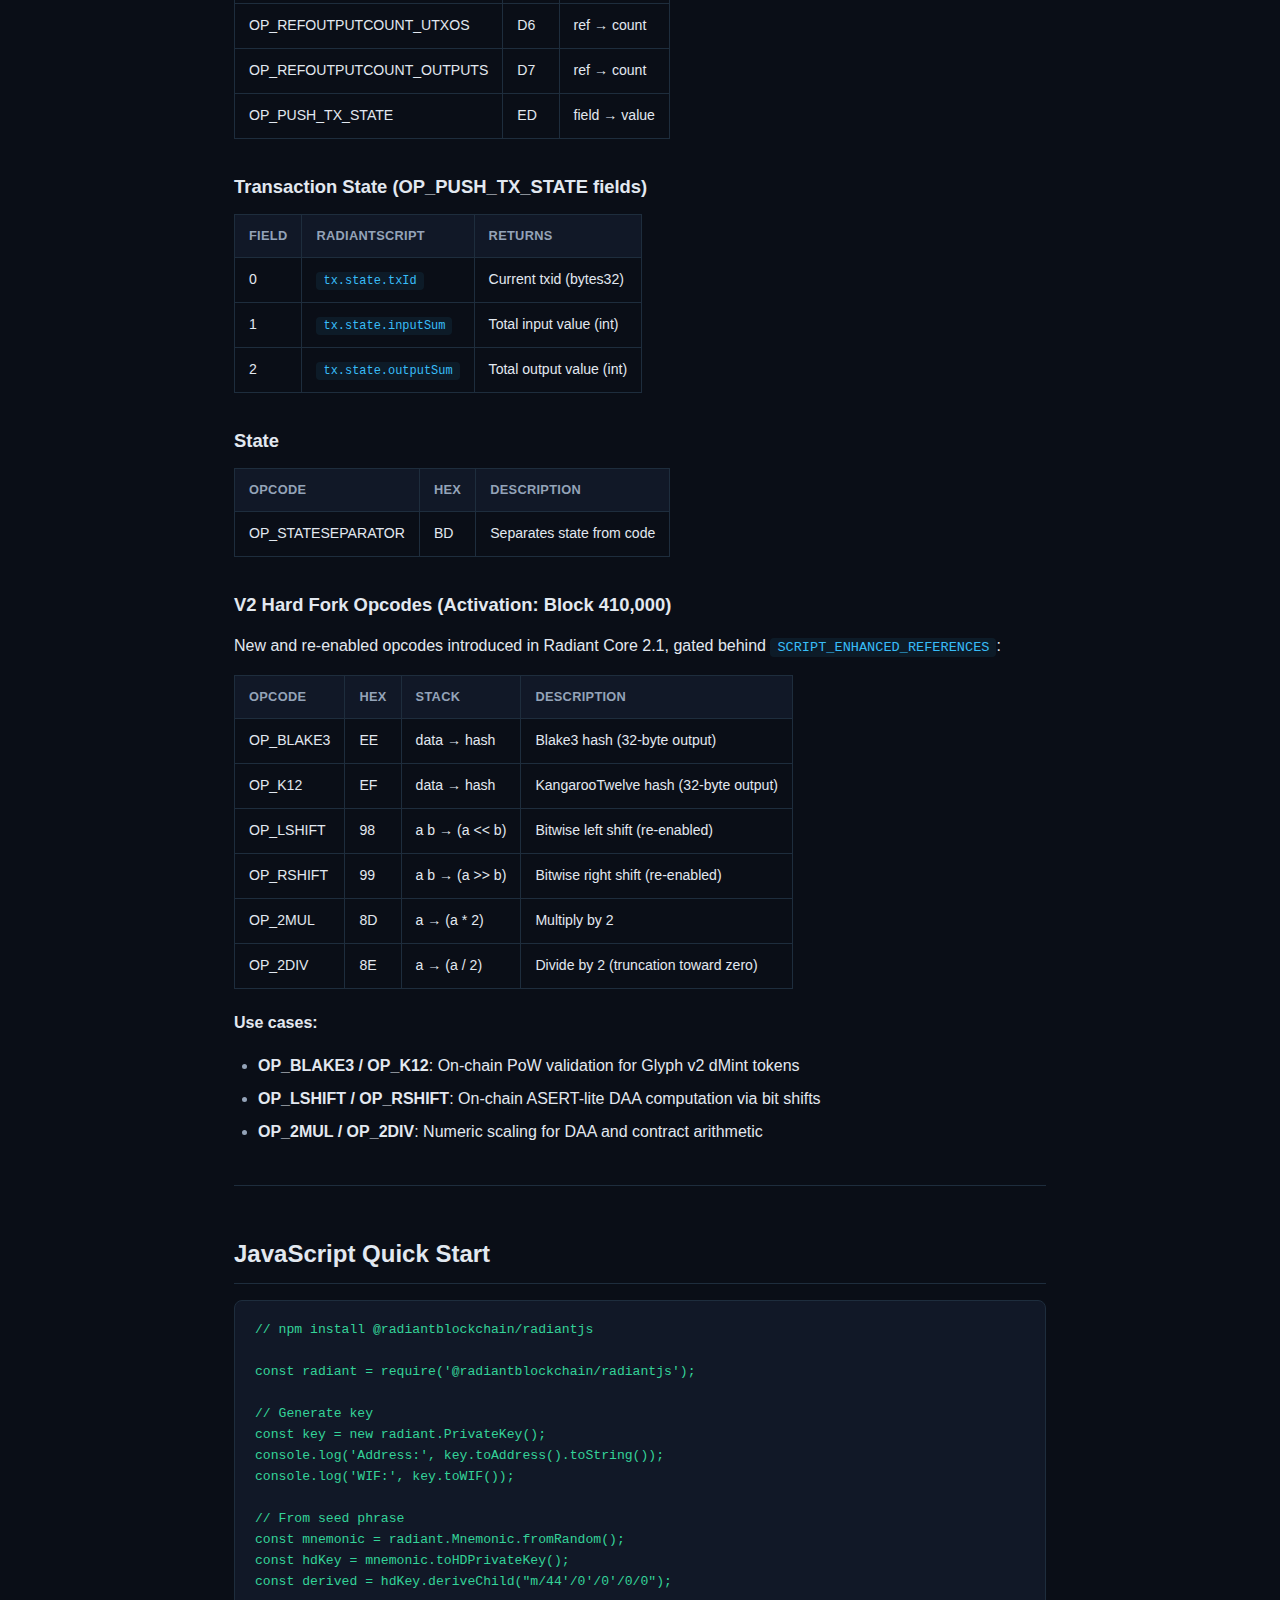
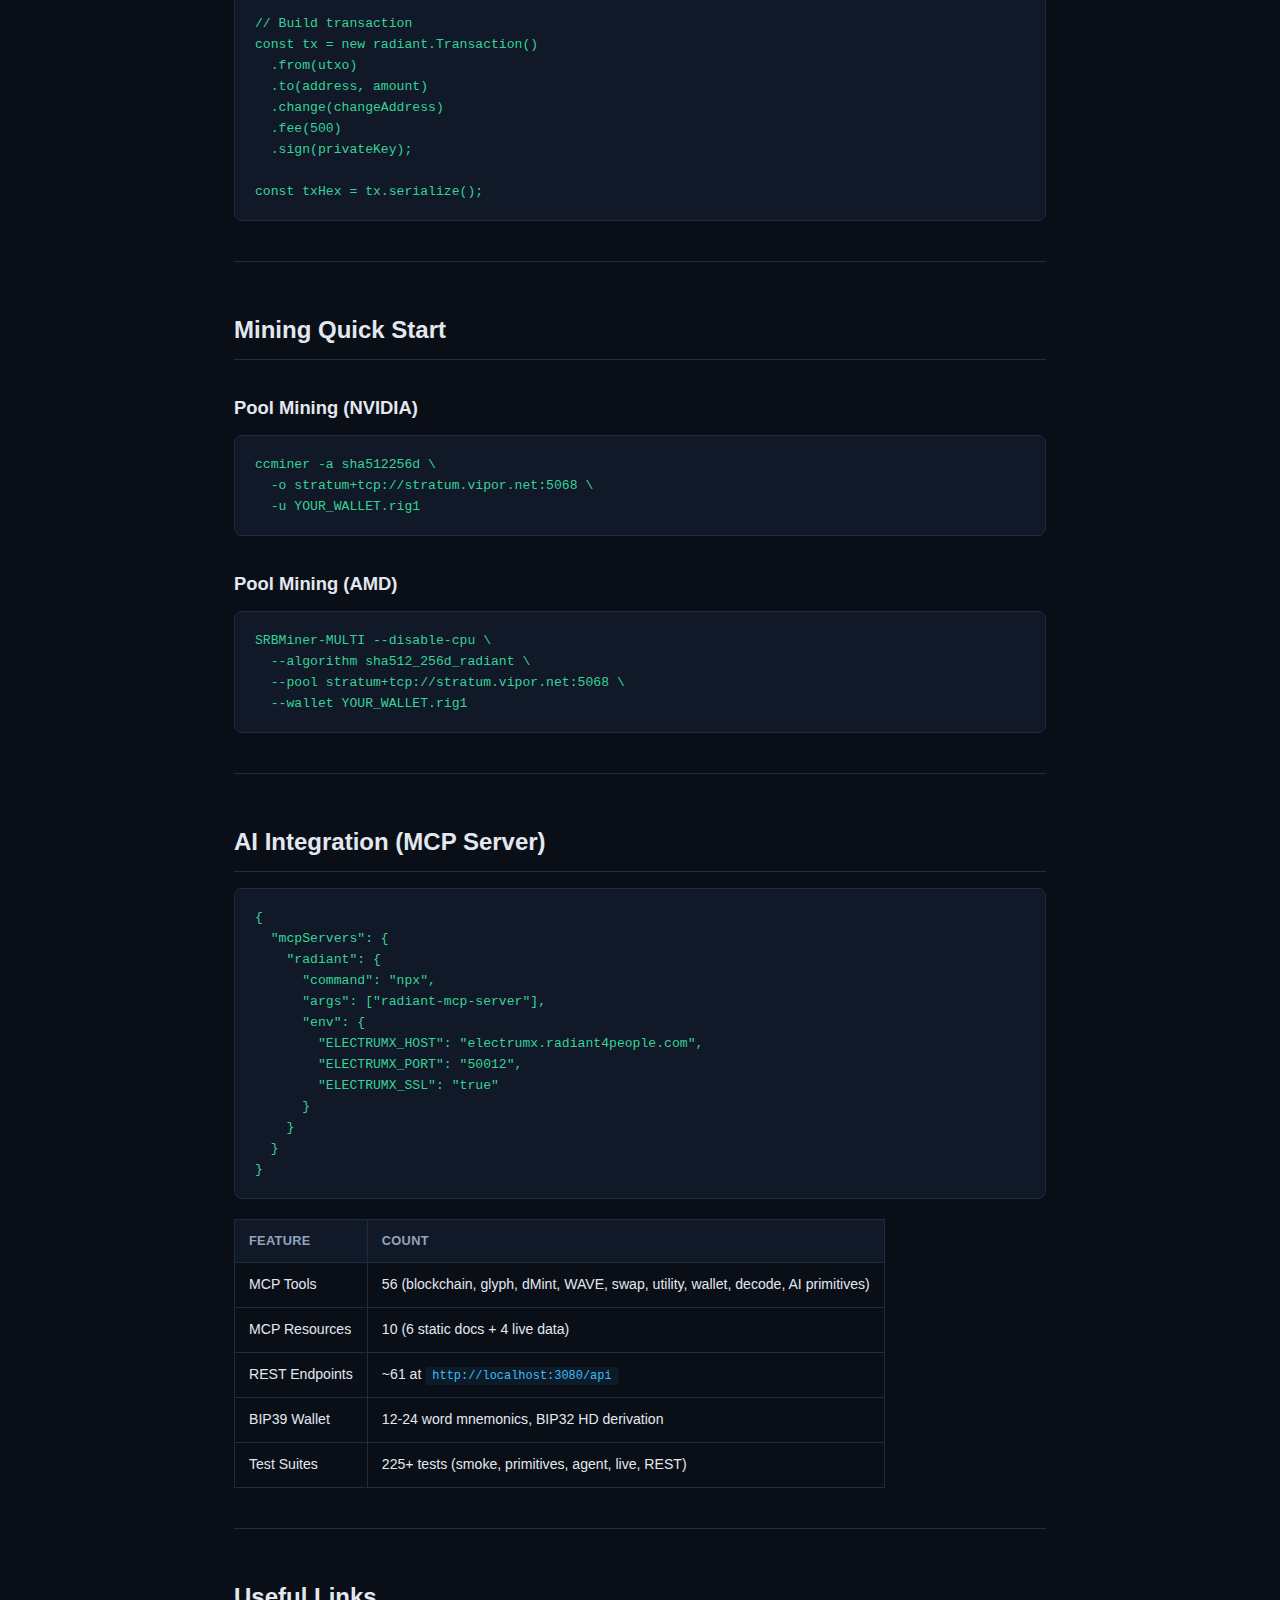
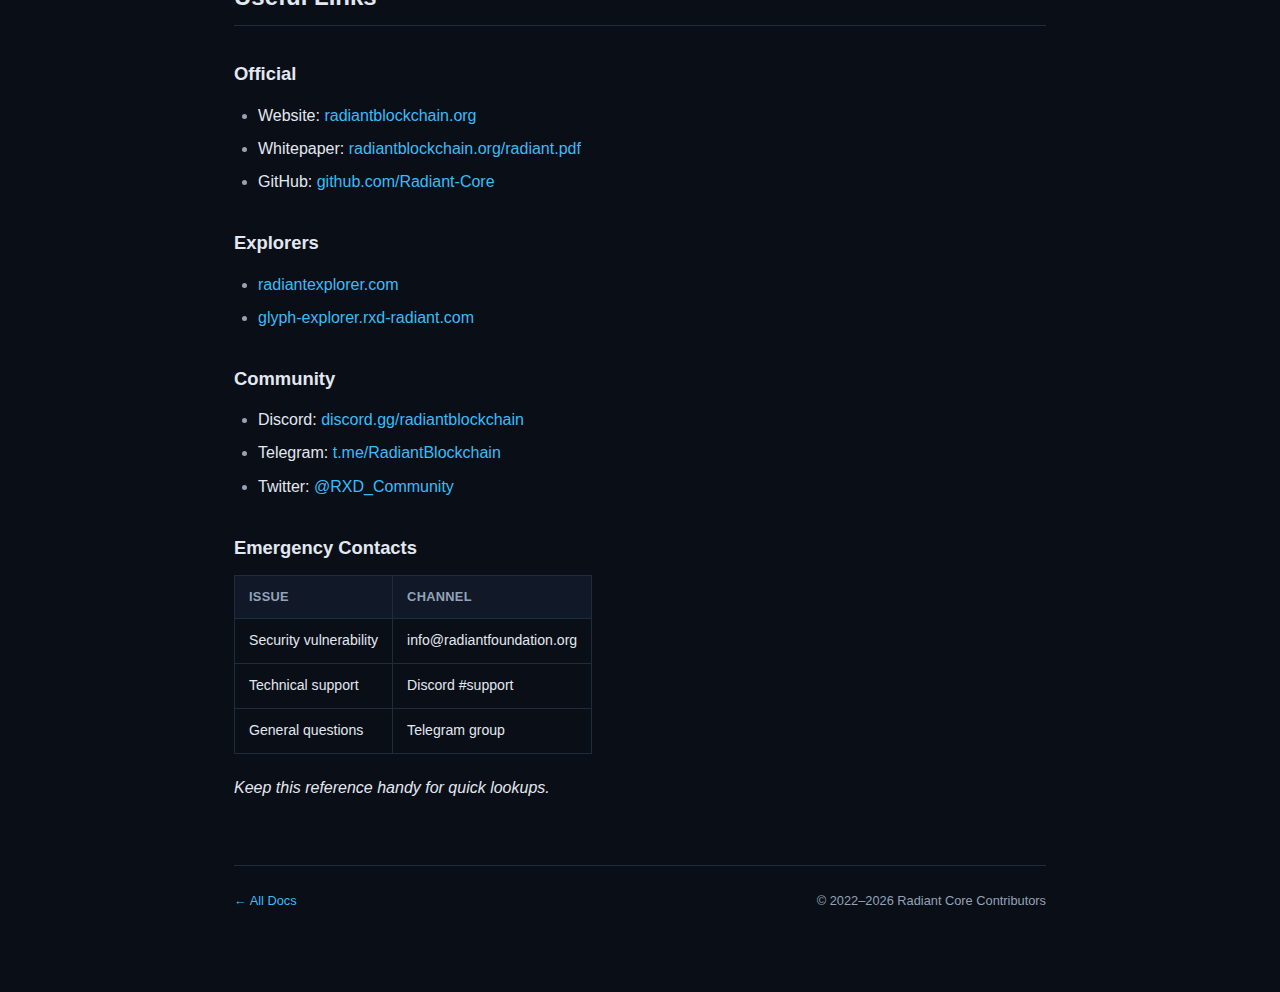
<file: docs/quick-reference.html>
<!DOCTYPE html>
<html lang="en">
<head>
    <meta charset="UTF-8">
    <meta name="viewport" content="width=device-width, initial-scale=1.0">
    <title>Quick Reference — Radiant Core Docs</title>
    <meta name="description" content="Radiant blockchain quick reference: network parameters, CLI commands, Glyph protocol IDs, opcodes, and code snippets.">
    <link rel="icon" type="image/x-icon" href="../favicon.ico">
    <link rel="stylesheet" href="docs.css">
</head>
<body>

<nav class="navbar">
    <div class="container">
        <a href="../" class="nav-brand"><img src="../radiant-logo-darkmode.jpg" alt="Radiant"> Radiant Core</a>
        <button class="hamburger" onclick="document.querySelector('.nav-links').classList.toggle('open')" aria-label="Menu">&#9776;</button>
        <ul class="nav-links">
            <li><a href="../#features">Features</a></li>
            <li><a href="../#v2-upgrade">V2 Upgrade</a></li>
            <li><a href="./" class="nav-active">Docs</a></li>
            <li><a href="../#ecosystem">Ecosystem</a></li>
            <li><a href="../#mining">Mining</a></li>
            <li><a href="../explorer/">Explorer</a></li>
            <li><a href="https://github.com/Radiant-Core" class="nav-cta">GitHub ↗</a></li>
        </ul>
    </div>
</nav>

<div class="doc-container">
    <div class="breadcrumb"><a href="./">Docs</a> <span class="sep">/</span> <span>Quick Reference</span></div>

    <div class="doc-header">
        <h1>Radiant Quick Reference</h1>
        <div class="doc-meta"><span>Last Updated: February 2026</span></div>
    </div>

    <div class="doc-content">

<h2 id="network-parameters">Network Parameters</h2>

<table>
<thead><tr><th>Parameter</th><th>Mainnet</th><th>Testnet</th></tr></thead>
<tbody>
<tr><td><strong>P2P Port</strong></td><td>7333</td><td>17333</td></tr>
<tr><td><strong>RPC Port</strong></td><td>7332</td><td>17332</td></tr>
<tr><td><strong>Address Prefix</strong></td><td>1 (P2PKH), 3 (P2SH)</td><td>m/n (P2PKH), 2 (P2SH)</td></tr>
<tr><td><strong>Block Time</strong></td><td>5 minutes</td><td>5 minutes</td></tr>
<tr><td><strong>Block Size</strong></td><td>256 MB</td><td>256 MB</td></tr>
<tr><td><strong>Algorithm</strong></td><td>SHA512/256</td><td>SHA512/256</td></tr>
<tr><td><strong>Core 2.0 Activation</strong></td><td>Block 410,000</td><td>Block 410,000</td></tr>
<tr><td><strong>Fee Enforcement</strong></td><td>Block 415,000</td><td>Block 6,000</td></tr>
</tbody>
</table>

<hr>

<h2 id="units">Units</h2>

<table>
<thead><tr><th>Unit</th><th>Photons</th><th>RXD</th></tr></thead>
<tbody>
<tr><td>1 RXD</td><td>100,000,000</td><td>1</td></tr>
<tr><td>1 mRXD</td><td>100,000</td><td>0.001</td></tr>
<tr><td>1 μRXD</td><td>100</td><td>0.000001</td></tr>
<tr><td>1 photon</td><td>1</td><td>0.00000001</td></tr>
</tbody>
</table>

<pre><code>RXD = photons / 100,000,000
photons = RXD × 100,000,000</code></pre>

<hr>

<h2 id="electrumx-servers">ElectrumX Servers</h2>

<h3>Mainnet</h3>

<table>
<thead><tr><th>Server</th><th>TCP</th><th>SSL</th><th>WSS</th></tr></thead>
<tbody>
<tr><td>electrumx.radiantexplorer.com</td><td>50010</td><td>50012</td><td>50011</td></tr>
<tr><td>electrumx.radiantblockchain.org</td><td>50010</td><td>50012</td><td>50011</td></tr>
<tr><td>electrumx.radiant4people.com</td><td>50010</td><td>50012</td><td>50011</td></tr>
</tbody>
</table>

<h3>Testnet</h3>

<table>
<thead><tr><th>Server</th><th>TCP</th><th>SSL</th></tr></thead>
<tbody>
<tr><td>electrumx-testnet.radiant4people.com</td><td>51010</td><td>51012</td></tr>
</tbody>
</table>

<hr>

<h2 id="cli-commands">Common CLI Commands</h2>

<h3>radiant-cli</h3>

<pre><code># Blockchain
getblockchaininfo                    # Network status
getblock &lt;hash&gt;                      # Block details
getblockhash &lt;height&gt;                # Hash at height
getblockcount                        # Current height

# Transactions
getrawtransaction &lt;txid&gt; true        # TX details
decoderawtransaction &lt;hex&gt;           # Decode raw TX
sendrawtransaction &lt;hex&gt;             # Broadcast TX

# Wallet
getbalance                           # Total balance
getnewaddress "label"                # New address
listunspent                          # Available UTXOs
sendtoaddress &lt;addr&gt; &lt;amount&gt;        # Send RXD

# Mining
getmininginfo                        # Mining stats
getnetworkhashps                     # Network hashrate</code></pre>

<h3>Docker</h3>

<pre><code># Start node
docker run -d --name radiant \
  -p 7332:7332 -p 7333:7333 \
  -v radiant-data:/root/.radiant \
  radiant-core:latest

# Check status
docker exec radiant radiant-cli getblockchaininfo

# View logs
docker logs -f radiant

# Stop
docker stop radiant</code></pre>

<hr>

<h2 id="glyph-protocol-ids">Glyph Protocol IDs</h2>

<table>
<thead><tr><th>ID</th><th>Name</th><th>Description</th></tr></thead>
<tbody>
<tr><td>1</td><td>GLYPH_FT</td><td>Fungible Token</td></tr>
<tr><td>2</td><td>GLYPH_NFT</td><td>Non-Fungible Token</td></tr>
<tr><td>3</td><td>GLYPH_DAT</td><td>Data Storage</td></tr>
<tr><td>4</td><td>GLYPH_DMINT</td><td>Decentralized Minting</td></tr>
<tr><td>5</td><td>GLYPH_MUT</td><td>Mutable State</td></tr>
<tr><td>6</td><td>GLYPH_BURN</td><td>Explicit Burn</td></tr>
<tr><td>7</td><td>GLYPH_CONTAINER</td><td>Container/Collection</td></tr>
<tr><td>8</td><td>GLYPH_ENCRYPTED</td><td>Encrypted Content</td></tr>
<tr><td>9</td><td>GLYPH_TIMELOCK</td><td>Timelocked Reveal</td></tr>
<tr><td>10</td><td>GLYPH_AUTHORITY</td><td>Issuer Authority</td></tr>
<tr><td>11</td><td>GLYPH_WAVE</td><td>WAVE Naming</td></tr>
</tbody>
</table>

<p><strong>Valid Combinations:</strong></p>
<ul>
<li><code>[1]</code> — Basic FT</li>
<li><code>[2]</code> — Basic NFT</li>
<li><code>[1, 4]</code> — Mineable FT</li>
<li><code>[2, 5]</code> — Mutable NFT</li>
<li><code>[2, 7]</code> — Collection container</li>
<li><code>[2, 8]</code> — Encrypted NFT</li>
</ul>

<hr>

<h2 id="radiant-opcodes">Radiant-Specific Opcodes</h2>

<h3>Introspection (0xC0-0xCD)</h3>

<table>
<thead><tr><th>Opcode</th><th>Hex</th><th>Stack</th></tr></thead>
<tbody>
<tr><td>OP_INPUTINDEX</td><td>C0</td><td>→ index</td></tr>
<tr><td>OP_TXVERSION</td><td>C2</td><td>→ version</td></tr>
<tr><td>OP_TXINPUTCOUNT</td><td>C3</td><td>→ count</td></tr>
<tr><td>OP_TXOUTPUTCOUNT</td><td>C4</td><td>→ count</td></tr>
<tr><td>OP_UTXOVALUE</td><td>C6</td><td>index → value</td></tr>
<tr><td>OP_UTXOBYTECODE</td><td>C7</td><td>index → script</td></tr>
<tr><td>OP_OUTPUTVALUE</td><td>CC</td><td>index → value</td></tr>
<tr><td>OP_OUTPUTBYTECODE</td><td>CD</td><td>index → script</td></tr>
</tbody>
</table>

<h3>References (0xD0-0xED)</h3>

<table>
<thead><tr><th>Opcode</th><th>Hex</th><th>Stack</th></tr></thead>
<tbody>
<tr><td>OP_PUSHINPUTREF</td><td>D0</td><td>ref → ref</td></tr>
<tr><td>OP_REQUIREINPUTREF</td><td>D1</td><td>ref →</td></tr>
<tr><td>OP_PUSHINPUTREFSINGLETON</td><td>D8</td><td>ref → ref</td></tr>
<tr><td>OP_REFVALUESUM_UTXOS</td><td>D4</td><td>ref → sum</td></tr>
<tr><td>OP_REFVALUESUM_OUTPUTS</td><td>D5</td><td>ref → sum</td></tr>
<tr><td>OP_REFOUTPUTCOUNT_UTXOS</td><td>D6</td><td>ref → count</td></tr>
<tr><td>OP_REFOUTPUTCOUNT_OUTPUTS</td><td>D7</td><td>ref → count</td></tr>
<tr><td>OP_PUSH_TX_STATE</td><td>ED</td><td>field → value</td></tr>
</tbody>
</table>

<h3>Transaction State (OP_PUSH_TX_STATE fields)</h3>

<table>
<thead><tr><th>Field</th><th>RadiantScript</th><th>Returns</th></tr></thead>
<tbody>
<tr><td>0</td><td><code>tx.state.txId</code></td><td>Current txid (bytes32)</td></tr>
<tr><td>1</td><td><code>tx.state.inputSum</code></td><td>Total input value (int)</td></tr>
<tr><td>2</td><td><code>tx.state.outputSum</code></td><td>Total output value (int)</td></tr>
</tbody>
</table>

<h3>State</h3>

<table>
<thead><tr><th>Opcode</th><th>Hex</th><th>Description</th></tr></thead>
<tbody>
<tr><td>OP_STATESEPARATOR</td><td>BD</td><td>Separates state from code</td></tr>
</tbody>
</table>

<h3>V2 Hard Fork Opcodes (Activation: Block 410,000)</h3>

<p>New and re-enabled opcodes introduced in Radiant Core 2.1, gated behind <code>SCRIPT_ENHANCED_REFERENCES</code>:</p>

<table>
<thead><tr><th>Opcode</th><th>Hex</th><th>Stack</th><th>Description</th></tr></thead>
<tbody>
<tr><td>OP_BLAKE3</td><td>EE</td><td>data → hash</td><td>Blake3 hash (32-byte output)</td></tr>
<tr><td>OP_K12</td><td>EF</td><td>data → hash</td><td>KangarooTwelve hash (32-byte output)</td></tr>
<tr><td>OP_LSHIFT</td><td>98</td><td>a b → (a &lt;&lt; b)</td><td>Bitwise left shift (re-enabled)</td></tr>
<tr><td>OP_RSHIFT</td><td>99</td><td>a b → (a &gt;&gt; b)</td><td>Bitwise right shift (re-enabled)</td></tr>
<tr><td>OP_2MUL</td><td>8D</td><td>a → (a * 2)</td><td>Multiply by 2</td></tr>
<tr><td>OP_2DIV</td><td>8E</td><td>a → (a / 2)</td><td>Divide by 2 (truncation toward zero)</td></tr>
</tbody>
</table>

<p><strong>Use cases:</strong></p>
<ul>
<li><strong>OP_BLAKE3 / OP_K12</strong>: On-chain PoW validation for Glyph v2 dMint tokens</li>
<li><strong>OP_LSHIFT / OP_RSHIFT</strong>: On-chain ASERT-lite DAA computation via bit shifts</li>
<li><strong>OP_2MUL / OP_2DIV</strong>: Numeric scaling for DAA and contract arithmetic</li>
</ul>

<hr>

<h2 id="javascript-quick-start">JavaScript Quick Start</h2>

<pre><code>// npm install @radiantblockchain/radiantjs

const radiant = require('@radiantblockchain/radiantjs');

// Generate key
const key = new radiant.PrivateKey();
console.log('Address:', key.toAddress().toString());
console.log('WIF:', key.toWIF());

// From seed phrase
const mnemonic = radiant.Mnemonic.fromRandom();
const hdKey = mnemonic.toHDPrivateKey();
const derived = hdKey.deriveChild("m/44'/0'/0'/0/0");

// Build transaction
const tx = new radiant.Transaction()
  .from(utxo)
  .to(address, amount)
  .change(changeAddress)
  .fee(500)
  .sign(privateKey);

const txHex = tx.serialize();</code></pre>

<hr>

<h2 id="mining-quick-start">Mining Quick Start</h2>

<h3>Pool Mining (NVIDIA)</h3>

<pre><code>ccminer -a sha512256d \
  -o stratum+tcp://stratum.vipor.net:5068 \
  -u YOUR_WALLET.rig1</code></pre>

<h3>Pool Mining (AMD)</h3>

<pre><code>SRBMiner-MULTI --disable-cpu \
  --algorithm sha512_256d_radiant \
  --pool stratum+tcp://stratum.vipor.net:5068 \
  --wallet YOUR_WALLET.rig1</code></pre>

<hr>

<h2 id="ai-integration">AI Integration (MCP Server)</h2>

<pre><code>{
  "mcpServers": {
    "radiant": {
      "command": "npx",
      "args": ["radiant-mcp-server"],
      "env": {
        "ELECTRUMX_HOST": "electrumx.radiant4people.com",
        "ELECTRUMX_PORT": "50012",
        "ELECTRUMX_SSL": "true"
      }
    }
  }
}</code></pre>

<table>
<thead><tr><th>Feature</th><th>Count</th></tr></thead>
<tbody>
<tr><td>MCP Tools</td><td>56 (blockchain, glyph, dMint, WAVE, swap, utility, wallet, decode, AI primitives)</td></tr>
<tr><td>MCP Resources</td><td>10 (6 static docs + 4 live data)</td></tr>
<tr><td>REST Endpoints</td><td>~61 at <code>http://localhost:3080/api</code></td></tr>
<tr><td>BIP39 Wallet</td><td>12-24 word mnemonics, BIP32 HD derivation</td></tr>
<tr><td>Test Suites</td><td>225+ tests (smoke, primitives, agent, live, REST)</td></tr>
</tbody>
</table>

<hr>

<h2 id="useful-links">Useful Links</h2>

<h3>Official</h3>
<ul>
<li>Website: <a href="https://radiantblockchain.org">radiantblockchain.org</a></li>
<li>Whitepaper: <a href="https://radiantblockchain.org/radiant.pdf">radiantblockchain.org/radiant.pdf</a></li>
<li>GitHub: <a href="https://github.com/Radiant-Core">github.com/Radiant-Core</a></li>
</ul>

<h3>Explorers</h3>
<ul>
<li><a href="https://radiantexplorer.com">radiantexplorer.com</a></li>
<li><a href="https://glyph-explorer.rxd-radiant.com">glyph-explorer.rxd-radiant.com</a></li>
</ul>

<h3>Community</h3>
<ul>
<li>Discord: <a href="https://discord.gg/radiantblockchain">discord.gg/radiantblockchain</a></li>
<li>Telegram: <a href="https://t.me/RadiantBlockchain">t.me/RadiantBlockchain</a></li>
<li>Twitter: <a href="https://x.com/RXD_Community">@RXD_Community</a></li>
</ul>

<h3>Emergency Contacts</h3>

<table>
<thead><tr><th>Issue</th><th>Channel</th></tr></thead>
<tbody>
<tr><td>Security vulnerability</td><td>info@radiantfoundation.org</td></tr>
<tr><td>Technical support</td><td>Discord #support</td></tr>
<tr><td>General questions</td><td>Telegram group</td></tr>
</tbody>
</table>

<p><em>Keep this reference handy for quick lookups.</em></p>

    </div>
    <div class="doc-footer">
        <span><a href="./">← All Docs</a></span>
        <span>&copy; 2022–2026 Radiant Core Contributors</span>
    </div>
</div>
</body>
</html>
</file>
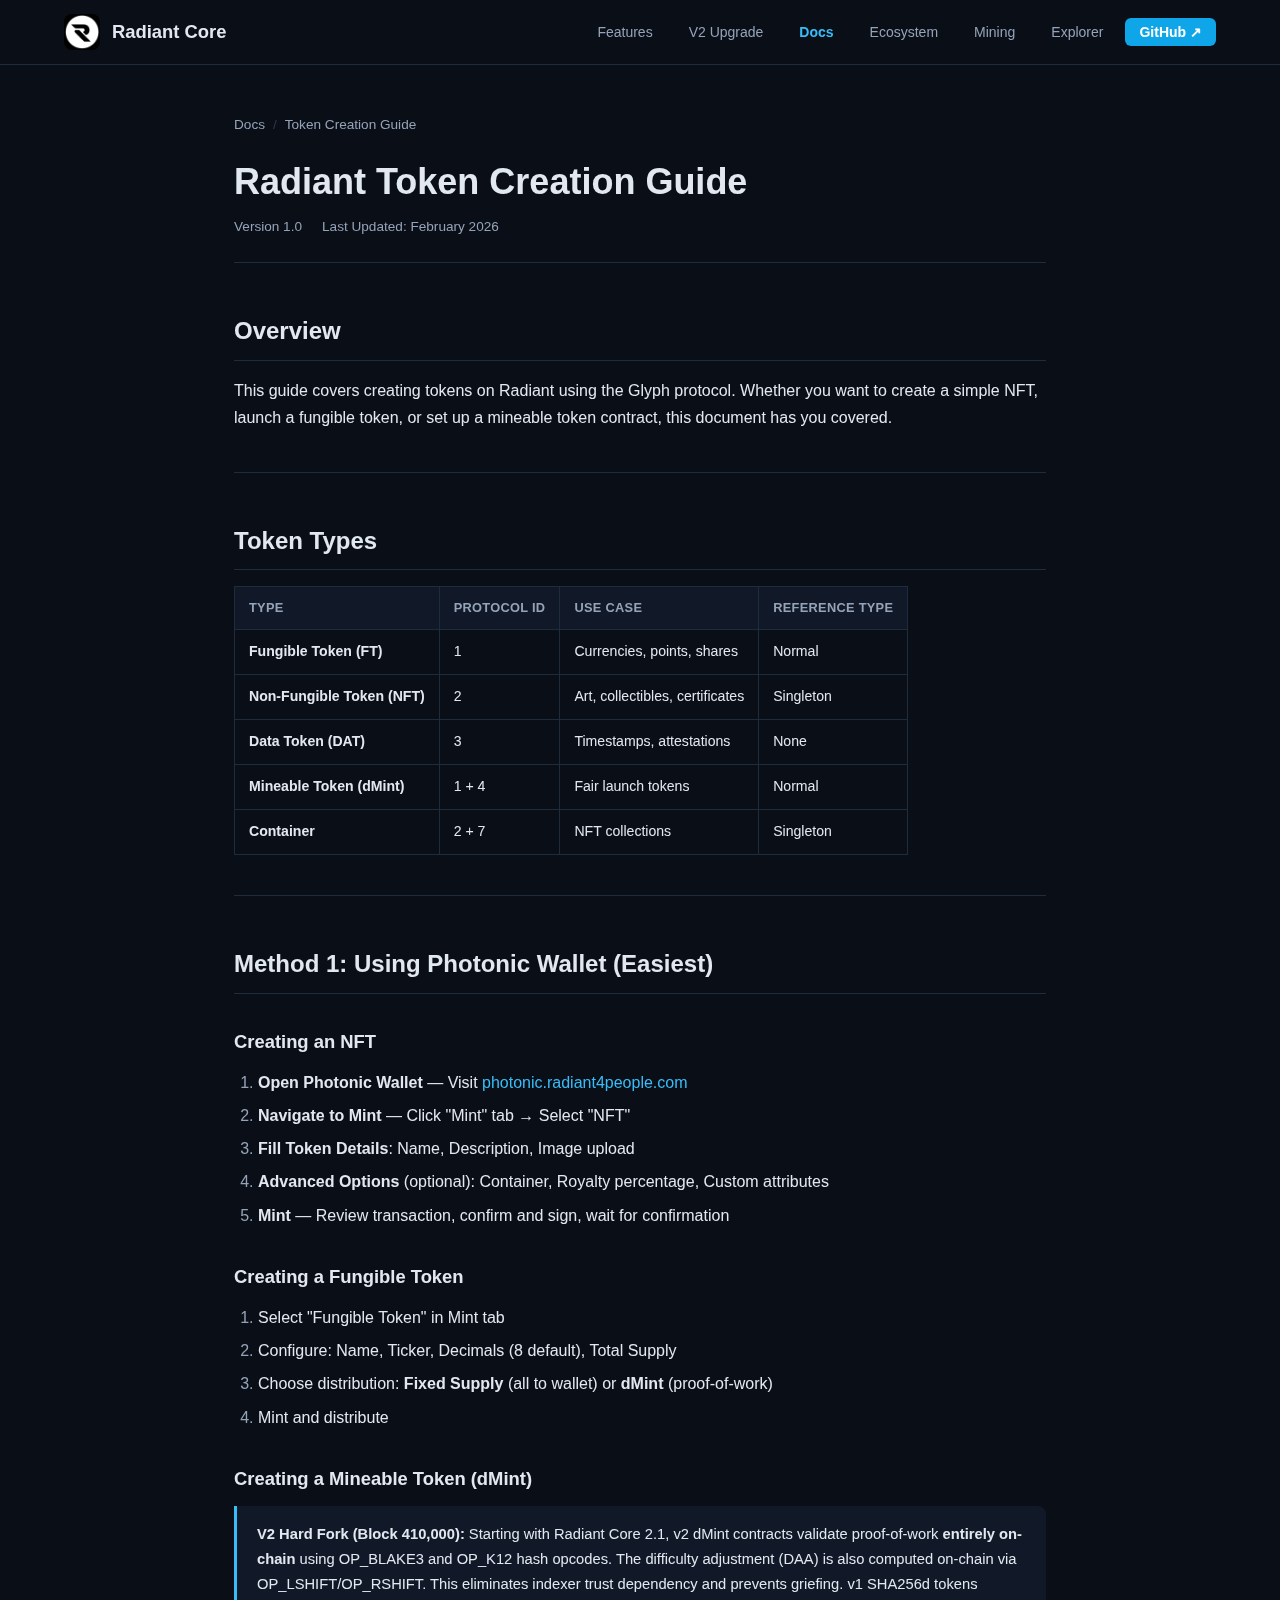
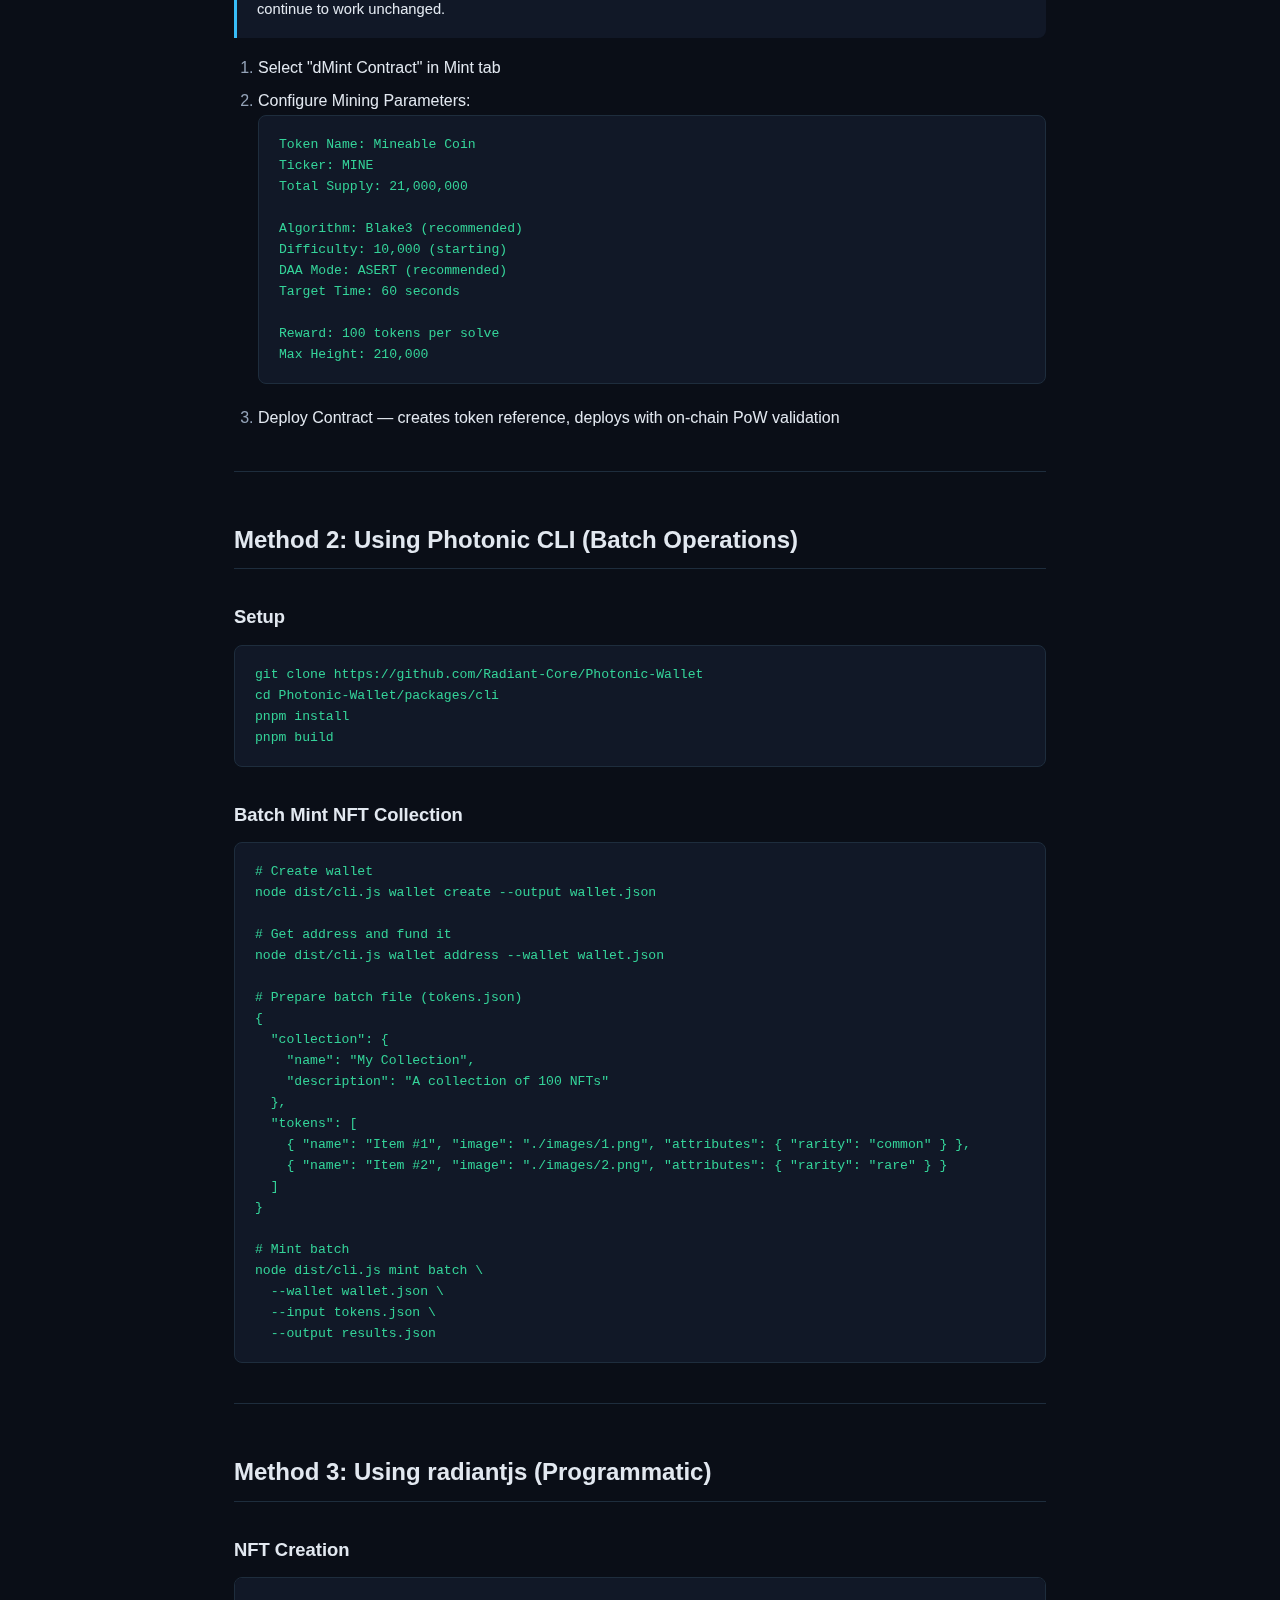
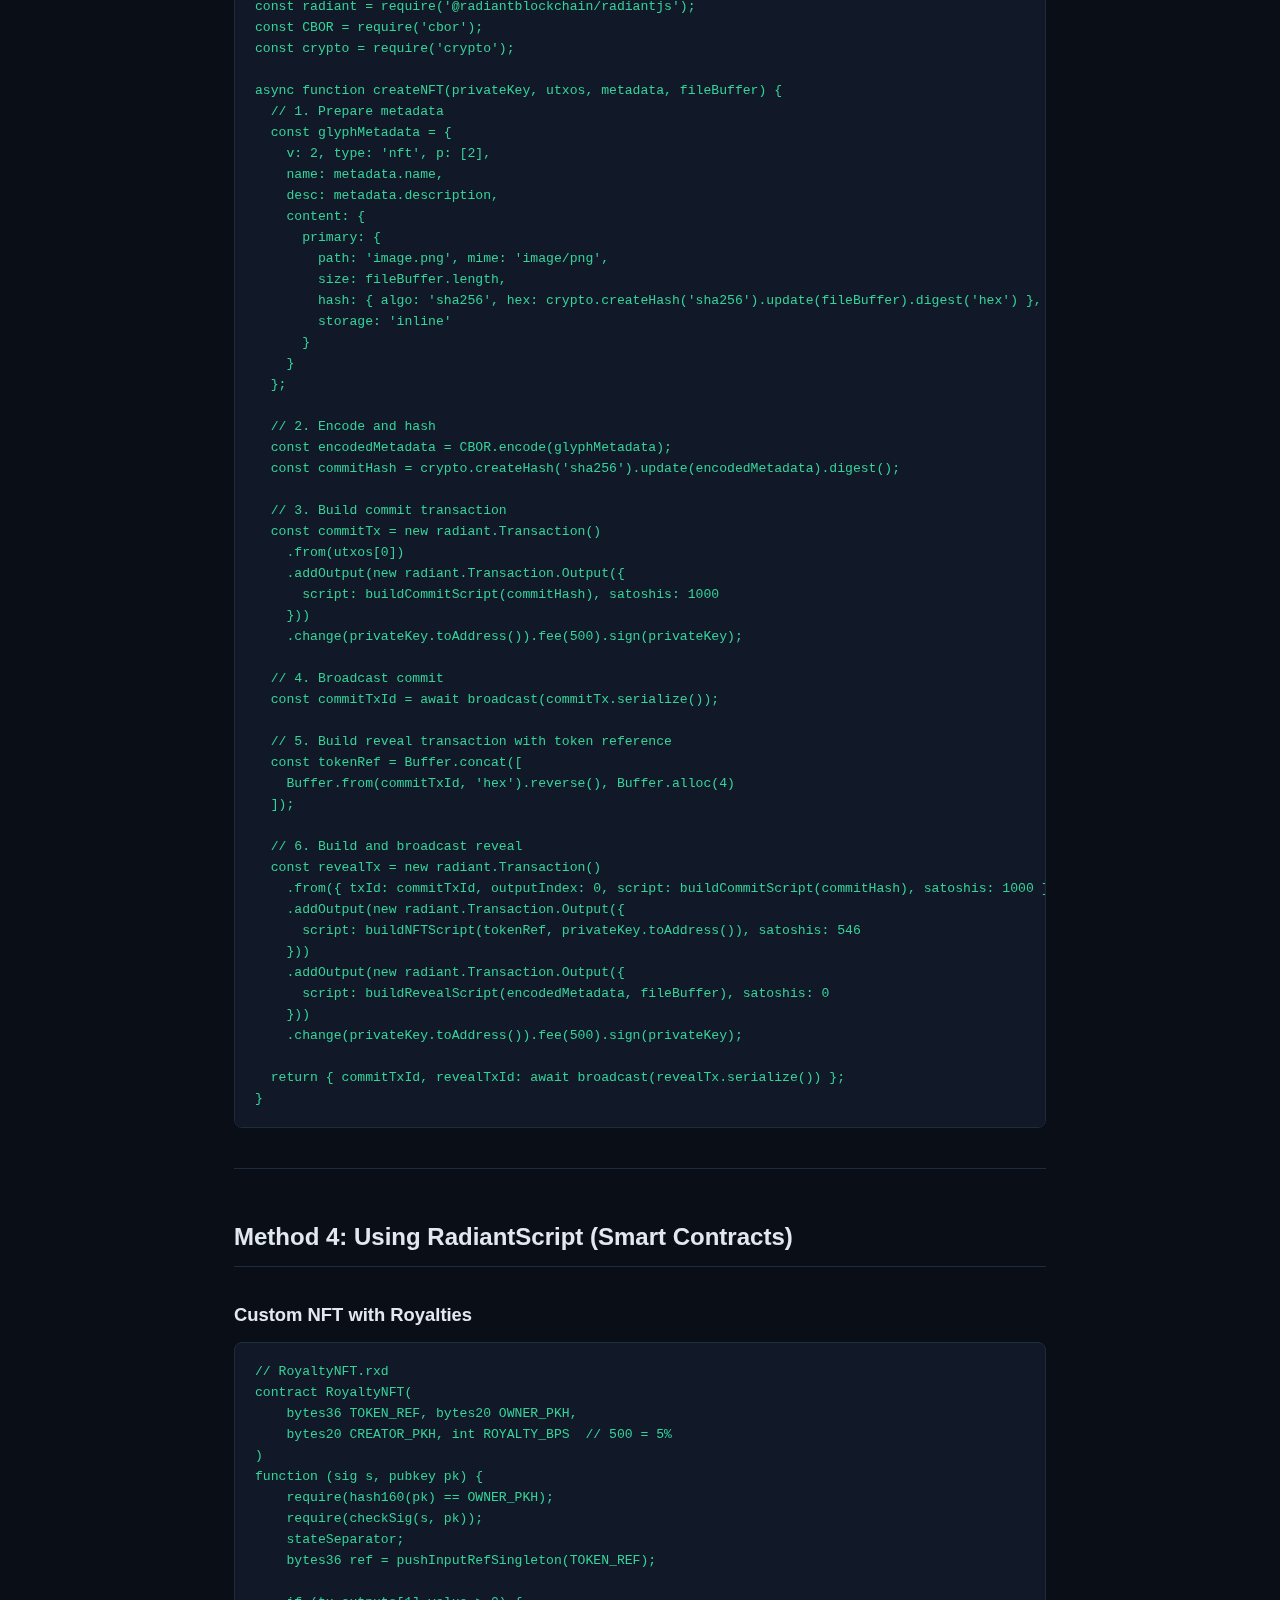
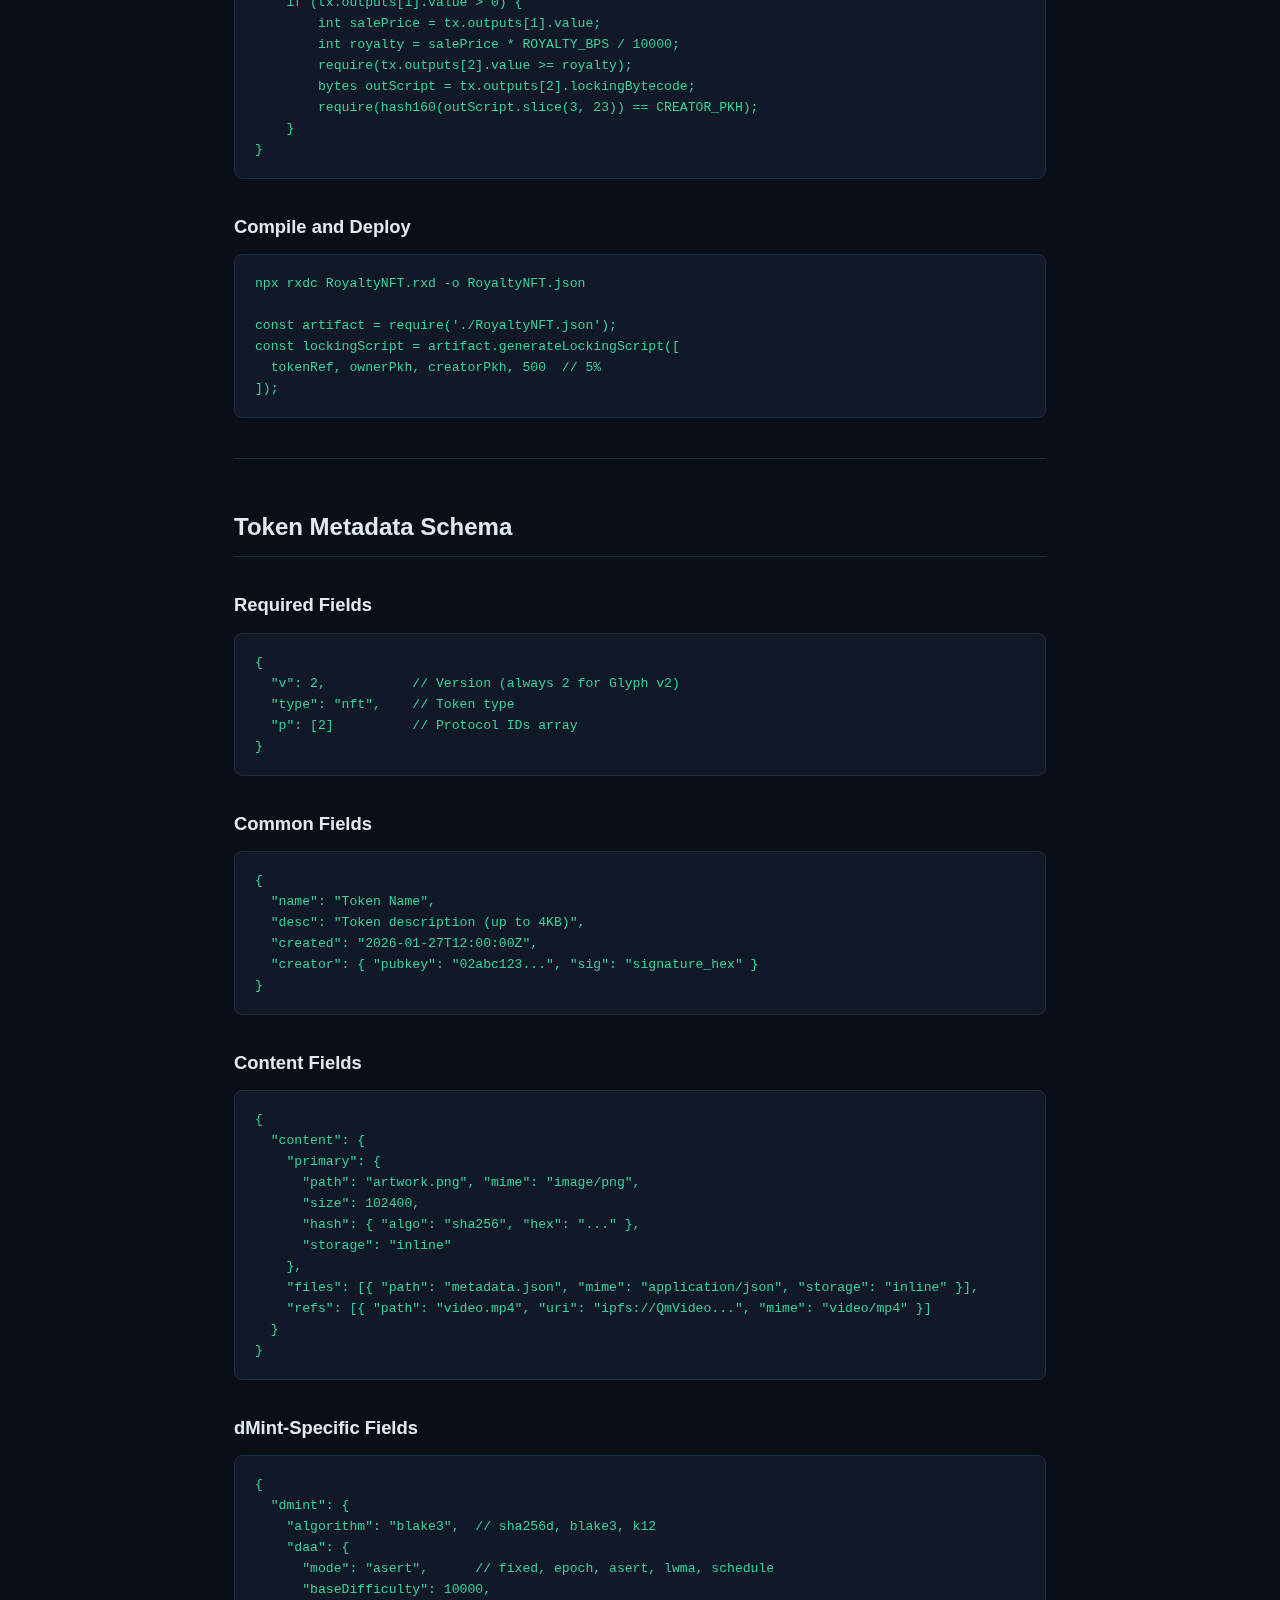
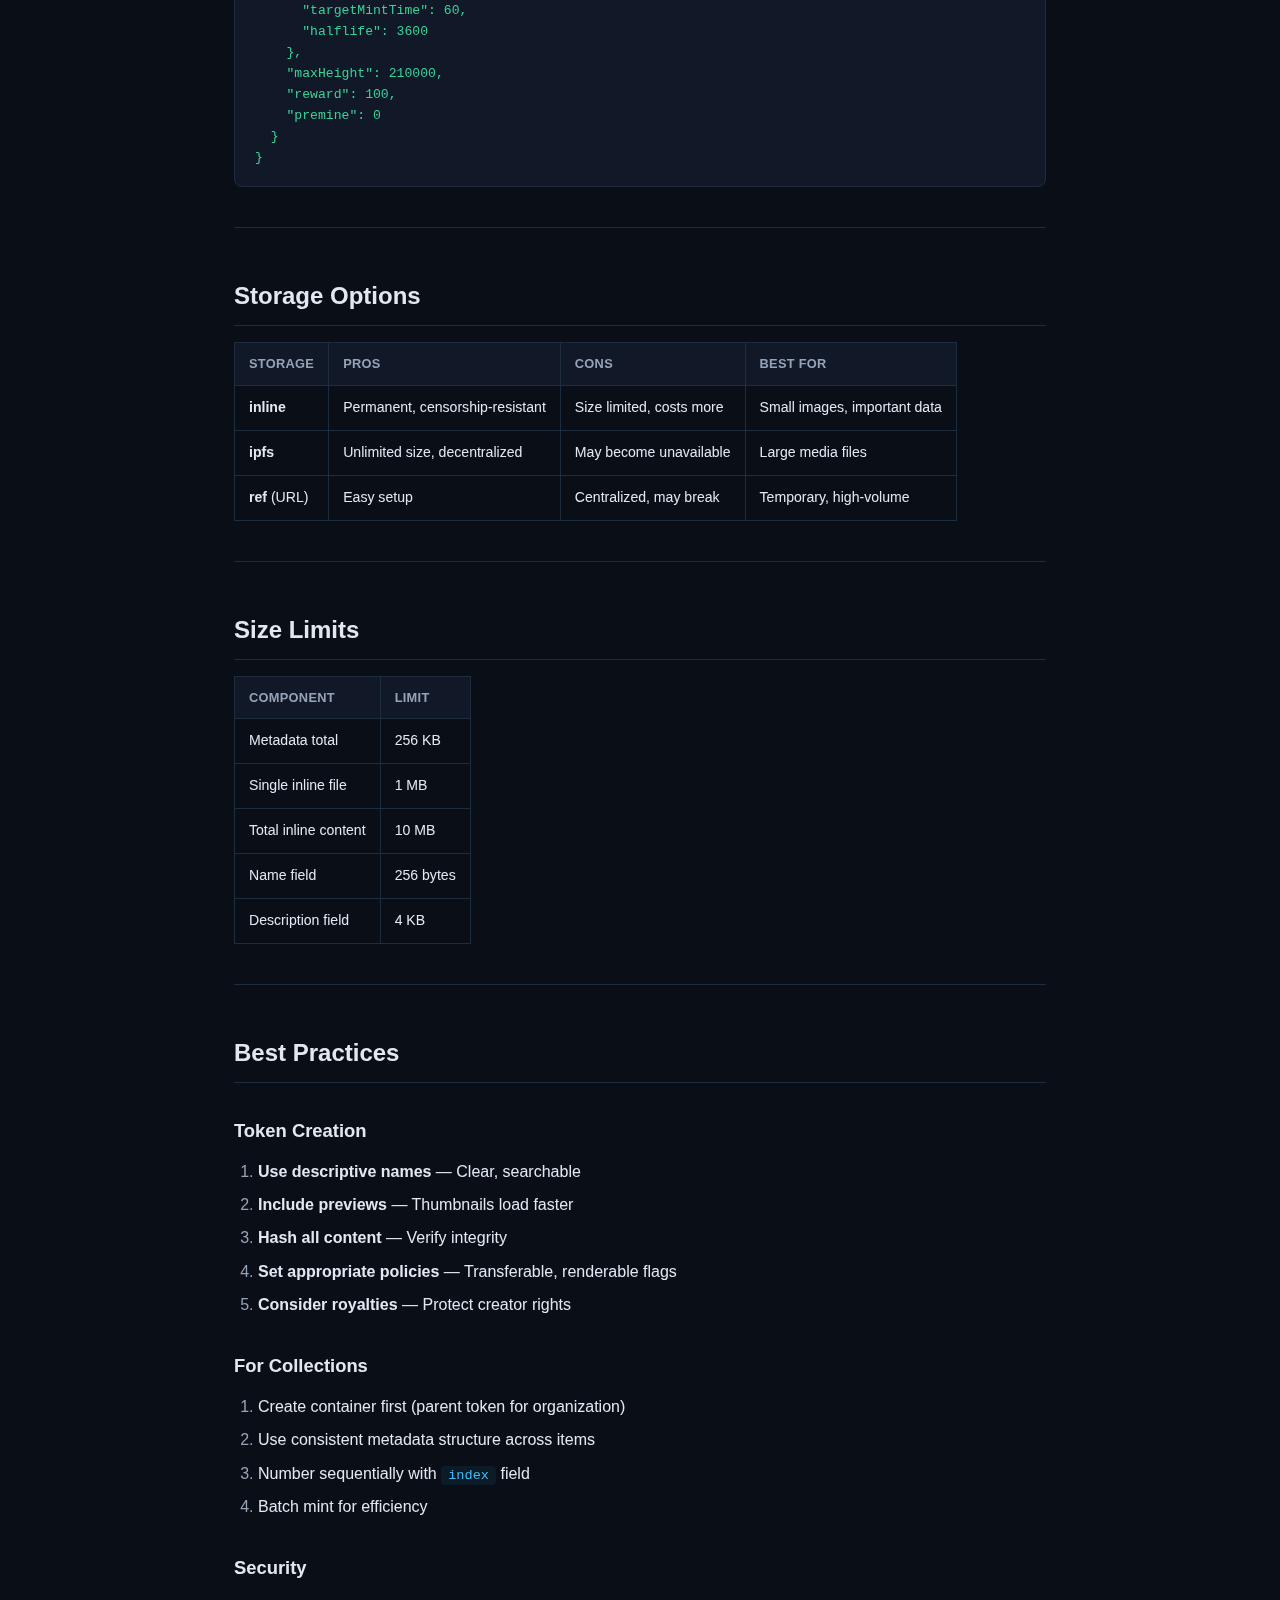
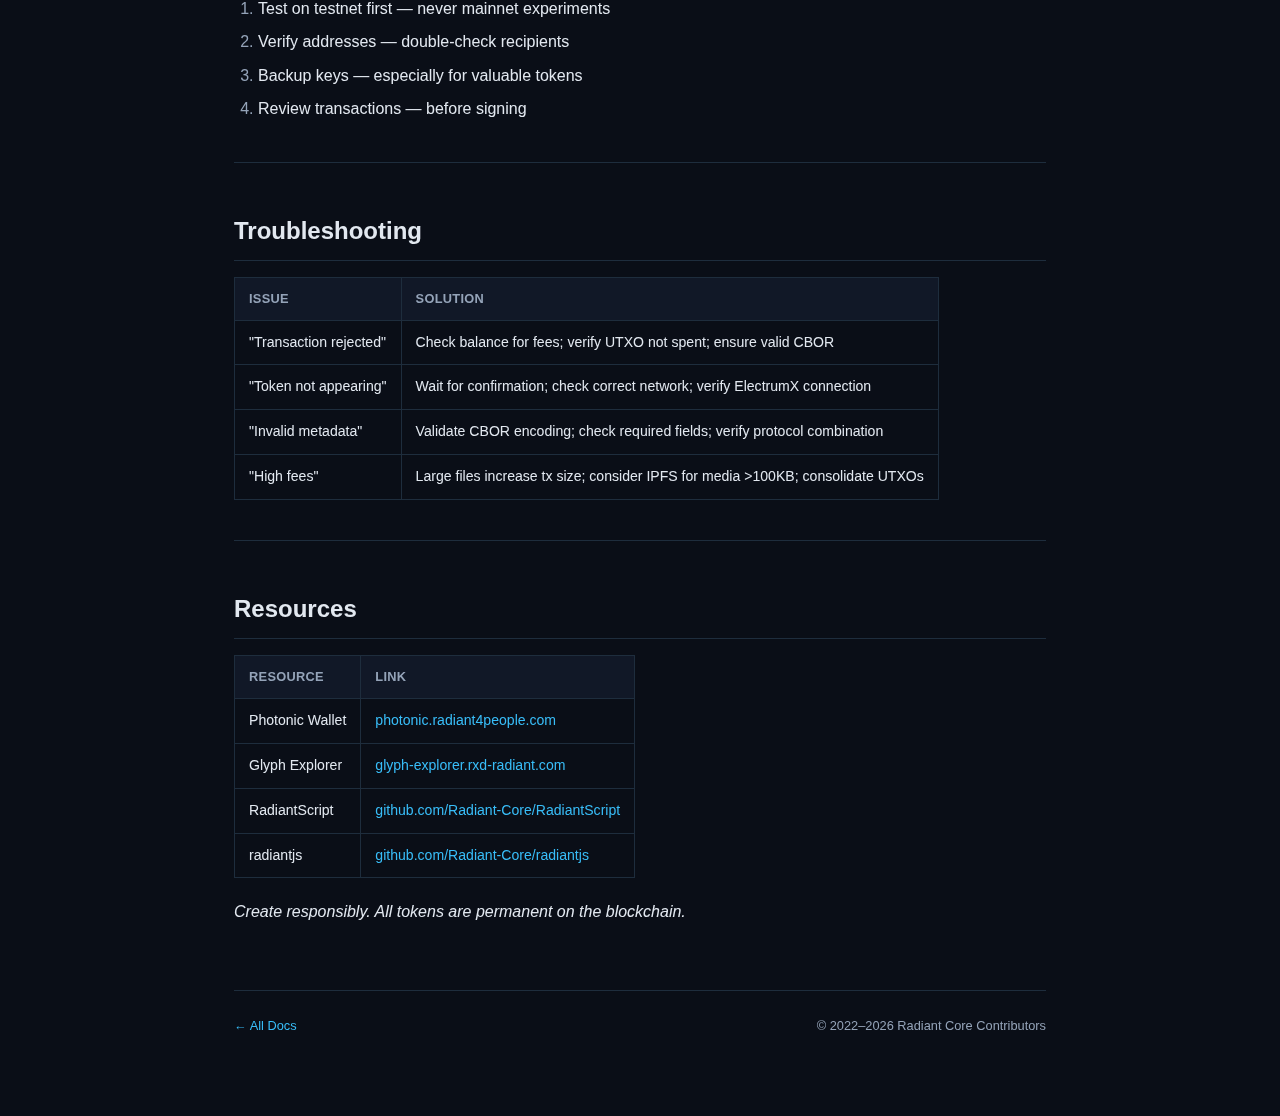
<file: docs/token-creation.html>
<!DOCTYPE html>
<html lang="en">
<head>
    <meta charset="UTF-8">
    <meta name="viewport" content="width=device-width, initial-scale=1.0">
    <title>Token Creation Guide — Radiant Core Docs</title>
    <meta name="description" content="Create tokens on Radiant: NFTs, fungible tokens, and dMint contracts using Photonic Wallet, CLI, radiantjs, or RadiantScript.">
    <link rel="icon" type="image/x-icon" href="../favicon.ico">
    <link rel="stylesheet" href="docs.css">
</head>
<body>

<nav class="navbar">
    <div class="container">
        <a href="../" class="nav-brand"><img src="../radiant-logo-darkmode.jpg" alt="Radiant"> Radiant Core</a>
        <button class="hamburger" onclick="document.querySelector('.nav-links').classList.toggle('open')" aria-label="Menu">&#9776;</button>
        <ul class="nav-links">
            <li><a href="../#features">Features</a></li>
            <li><a href="../#v2-upgrade">V2 Upgrade</a></li>
            <li><a href="./" class="nav-active">Docs</a></li>
            <li><a href="../#ecosystem">Ecosystem</a></li>
            <li><a href="../#mining">Mining</a></li>
            <li><a href="../explorer/">Explorer</a></li>
            <li><a href="https://github.com/Radiant-Core" class="nav-cta">GitHub ↗</a></li>
        </ul>
    </div>
</nav>

<div class="doc-container">
    <div class="breadcrumb"><a href="./">Docs</a> <span class="sep">/</span> <span>Token Creation Guide</span></div>

    <div class="doc-header">
        <h1>Radiant Token Creation Guide</h1>
        <div class="doc-meta"><span>Version 1.0</span> <span>Last Updated: February 2026</span></div>
    </div>

    <div class="doc-content">

<h2 id="overview">Overview</h2>
<p>This guide covers creating tokens on Radiant using the Glyph protocol. Whether you want to create a simple NFT, launch a fungible token, or set up a mineable token contract, this document has you covered.</p>

<hr>

<h2 id="token-types">Token Types</h2>

<table>
<thead><tr><th>Type</th><th>Protocol ID</th><th>Use Case</th><th>Reference Type</th></tr></thead>
<tbody>
<tr><td><strong>Fungible Token (FT)</strong></td><td>1</td><td>Currencies, points, shares</td><td>Normal</td></tr>
<tr><td><strong>Non-Fungible Token (NFT)</strong></td><td>2</td><td>Art, collectibles, certificates</td><td>Singleton</td></tr>
<tr><td><strong>Data Token (DAT)</strong></td><td>3</td><td>Timestamps, attestations</td><td>None</td></tr>
<tr><td><strong>Mineable Token (dMint)</strong></td><td>1 + 4</td><td>Fair launch tokens</td><td>Normal</td></tr>
<tr><td><strong>Container</strong></td><td>2 + 7</td><td>NFT collections</td><td>Singleton</td></tr>
</tbody>
</table>

<hr>

<h2 id="method-1">Method 1: Using Photonic Wallet (Easiest)</h2>

<h3>Creating an NFT</h3>
<ol>
<li><strong>Open Photonic Wallet</strong> — Visit <a href="https://photonic.radiant4people.com/">photonic.radiant4people.com</a></li>
<li><strong>Navigate to Mint</strong> — Click "Mint" tab → Select "NFT"</li>
<li><strong>Fill Token Details</strong>: Name, Description, Image upload</li>
<li><strong>Advanced Options</strong> (optional): Container, Royalty percentage, Custom attributes</li>
<li><strong>Mint</strong> — Review transaction, confirm and sign, wait for confirmation</li>
</ol>

<h3>Creating a Fungible Token</h3>
<ol>
<li>Select "Fungible Token" in Mint tab</li>
<li>Configure: Name, Ticker, Decimals (8 default), Total Supply</li>
<li>Choose distribution: <strong>Fixed Supply</strong> (all to wallet) or <strong>dMint</strong> (proof-of-work)</li>
<li>Mint and distribute</li>
</ol>

<h3>Creating a Mineable Token (dMint)</h3>

<blockquote>
<p><strong>V2 Hard Fork (Block 410,000):</strong> Starting with Radiant Core 2.1, v2 dMint contracts validate proof-of-work <strong>entirely on-chain</strong> using OP_BLAKE3 and OP_K12 hash opcodes. The difficulty adjustment (DAA) is also computed on-chain via OP_LSHIFT/OP_RSHIFT. This eliminates indexer trust dependency and prevents griefing. v1 SHA256d tokens continue to work unchanged.</p>
</blockquote>

<ol>
<li>Select "dMint Contract" in Mint tab</li>
<li>Configure Mining Parameters:
<pre><code>Token Name: Mineable Coin
Ticker: MINE
Total Supply: 21,000,000

Algorithm: Blake3 (recommended)
Difficulty: 10,000 (starting)
DAA Mode: ASERT (recommended)
Target Time: 60 seconds

Reward: 100 tokens per solve
Max Height: 210,000</code></pre>
</li>
<li>Deploy Contract — creates token reference, deploys with on-chain PoW validation</li>
</ol>

<hr>

<h2 id="method-2">Method 2: Using Photonic CLI (Batch Operations)</h2>

<h3>Setup</h3>
<pre><code>git clone https://github.com/Radiant-Core/Photonic-Wallet
cd Photonic-Wallet/packages/cli
pnpm install
pnpm build</code></pre>

<h3>Batch Mint NFT Collection</h3>
<pre><code># Create wallet
node dist/cli.js wallet create --output wallet.json

# Get address and fund it
node dist/cli.js wallet address --wallet wallet.json

# Prepare batch file (tokens.json)
{
  "collection": {
    "name": "My Collection",
    "description": "A collection of 100 NFTs"
  },
  "tokens": [
    { "name": "Item #1", "image": "./images/1.png", "attributes": { "rarity": "common" } },
    { "name": "Item #2", "image": "./images/2.png", "attributes": { "rarity": "rare" } }
  ]
}

# Mint batch
node dist/cli.js mint batch \
  --wallet wallet.json \
  --input tokens.json \
  --output results.json</code></pre>

<hr>

<h2 id="method-3">Method 3: Using radiantjs (Programmatic)</h2>

<h3>NFT Creation</h3>
<pre><code>const radiant = require('@radiantblockchain/radiantjs');
const CBOR = require('cbor');
const crypto = require('crypto');

async function createNFT(privateKey, utxos, metadata, fileBuffer) {
  // 1. Prepare metadata
  const glyphMetadata = {
    v: 2, type: 'nft', p: [2],
    name: metadata.name,
    desc: metadata.description,
    content: {
      primary: {
        path: 'image.png', mime: 'image/png',
        size: fileBuffer.length,
        hash: { algo: 'sha256', hex: crypto.createHash('sha256').update(fileBuffer).digest('hex') },
        storage: 'inline'
      }
    }
  };

  // 2. Encode and hash
  const encodedMetadata = CBOR.encode(glyphMetadata);
  const commitHash = crypto.createHash('sha256').update(encodedMetadata).digest();

  // 3. Build commit transaction
  const commitTx = new radiant.Transaction()
    .from(utxos[0])
    .addOutput(new radiant.Transaction.Output({
      script: buildCommitScript(commitHash), satoshis: 1000
    }))
    .change(privateKey.toAddress()).fee(500).sign(privateKey);

  // 4. Broadcast commit
  const commitTxId = await broadcast(commitTx.serialize());

  // 5. Build reveal transaction with token reference
  const tokenRef = Buffer.concat([
    Buffer.from(commitTxId, 'hex').reverse(), Buffer.alloc(4)
  ]);

  // 6. Build and broadcast reveal
  const revealTx = new radiant.Transaction()
    .from({ txId: commitTxId, outputIndex: 0, script: buildCommitScript(commitHash), satoshis: 1000 })
    .addOutput(new radiant.Transaction.Output({
      script: buildNFTScript(tokenRef, privateKey.toAddress()), satoshis: 546
    }))
    .addOutput(new radiant.Transaction.Output({
      script: buildRevealScript(encodedMetadata, fileBuffer), satoshis: 0
    }))
    .change(privateKey.toAddress()).fee(500).sign(privateKey);

  return { commitTxId, revealTxId: await broadcast(revealTx.serialize()) };
}</code></pre>

<hr>

<h2 id="method-4">Method 4: Using RadiantScript (Smart Contracts)</h2>

<h3>Custom NFT with Royalties</h3>
<pre><code>// RoyaltyNFT.rxd
contract RoyaltyNFT(
    bytes36 TOKEN_REF, bytes20 OWNER_PKH,
    bytes20 CREATOR_PKH, int ROYALTY_BPS  // 500 = 5%
)
function (sig s, pubkey pk) {
    require(hash160(pk) == OWNER_PKH);
    require(checkSig(s, pk));
    stateSeparator;
    bytes36 ref = pushInputRefSingleton(TOKEN_REF);

    if (tx.outputs[1].value > 0) {
        int salePrice = tx.outputs[1].value;
        int royalty = salePrice * ROYALTY_BPS / 10000;
        require(tx.outputs[2].value >= royalty);
        bytes outScript = tx.outputs[2].lockingBytecode;
        require(hash160(outScript.slice(3, 23)) == CREATOR_PKH);
    }
}</code></pre>

<h3>Compile and Deploy</h3>
<pre><code>npx rxdc RoyaltyNFT.rxd -o RoyaltyNFT.json

const artifact = require('./RoyaltyNFT.json');
const lockingScript = artifact.generateLockingScript([
  tokenRef, ownerPkh, creatorPkh, 500  // 5%
]);</code></pre>

<hr>

<h2 id="metadata-schema">Token Metadata Schema</h2>

<h3>Required Fields</h3>
<pre><code>{
  "v": 2,           // Version (always 2 for Glyph v2)
  "type": "nft",    // Token type
  "p": [2]          // Protocol IDs array
}</code></pre>

<h3>Common Fields</h3>
<pre><code>{
  "name": "Token Name",
  "desc": "Token description (up to 4KB)",
  "created": "2026-01-27T12:00:00Z",
  "creator": { "pubkey": "02abc123...", "sig": "signature_hex" }
}</code></pre>

<h3>Content Fields</h3>
<pre><code>{
  "content": {
    "primary": {
      "path": "artwork.png", "mime": "image/png",
      "size": 102400,
      "hash": { "algo": "sha256", "hex": "..." },
      "storage": "inline"
    },
    "files": [{ "path": "metadata.json", "mime": "application/json", "storage": "inline" }],
    "refs": [{ "path": "video.mp4", "uri": "ipfs://QmVideo...", "mime": "video/mp4" }]
  }
}</code></pre>

<h3>dMint-Specific Fields</h3>
<pre><code>{
  "dmint": {
    "algorithm": "blake3",  // sha256d, blake3, k12
    "daa": {
      "mode": "asert",      // fixed, epoch, asert, lwma, schedule
      "baseDifficulty": 10000,
      "targetMintTime": 60,
      "halflife": 3600
    },
    "maxHeight": 210000,
    "reward": 100,
    "premine": 0
  }
}</code></pre>

<hr>

<h2 id="storage">Storage Options</h2>

<table>
<thead><tr><th>Storage</th><th>Pros</th><th>Cons</th><th>Best For</th></tr></thead>
<tbody>
<tr><td><strong>inline</strong></td><td>Permanent, censorship-resistant</td><td>Size limited, costs more</td><td>Small images, important data</td></tr>
<tr><td><strong>ipfs</strong></td><td>Unlimited size, decentralized</td><td>May become unavailable</td><td>Large media files</td></tr>
<tr><td><strong>ref</strong> (URL)</td><td>Easy setup</td><td>Centralized, may break</td><td>Temporary, high-volume</td></tr>
</tbody>
</table>

<hr>

<h2 id="size-limits">Size Limits</h2>

<table>
<thead><tr><th>Component</th><th>Limit</th></tr></thead>
<tbody>
<tr><td>Metadata total</td><td>256 KB</td></tr>
<tr><td>Single inline file</td><td>1 MB</td></tr>
<tr><td>Total inline content</td><td>10 MB</td></tr>
<tr><td>Name field</td><td>256 bytes</td></tr>
<tr><td>Description field</td><td>4 KB</td></tr>
</tbody>
</table>

<hr>

<h2 id="best-practices">Best Practices</h2>

<h3>Token Creation</h3>
<ol>
<li><strong>Use descriptive names</strong> — Clear, searchable</li>
<li><strong>Include previews</strong> — Thumbnails load faster</li>
<li><strong>Hash all content</strong> — Verify integrity</li>
<li><strong>Set appropriate policies</strong> — Transferable, renderable flags</li>
<li><strong>Consider royalties</strong> — Protect creator rights</li>
</ol>

<h3>For Collections</h3>
<ol>
<li>Create container first (parent token for organization)</li>
<li>Use consistent metadata structure across items</li>
<li>Number sequentially with <code>index</code> field</li>
<li>Batch mint for efficiency</li>
</ol>

<h3>Security</h3>
<ol>
<li>Test on testnet first — never mainnet experiments</li>
<li>Verify addresses — double-check recipients</li>
<li>Backup keys — especially for valuable tokens</li>
<li>Review transactions — before signing</li>
</ol>

<hr>

<h2 id="troubleshooting">Troubleshooting</h2>

<table>
<thead><tr><th>Issue</th><th>Solution</th></tr></thead>
<tbody>
<tr><td>"Transaction rejected"</td><td>Check balance for fees; verify UTXO not spent; ensure valid CBOR</td></tr>
<tr><td>"Token not appearing"</td><td>Wait for confirmation; check correct network; verify ElectrumX connection</td></tr>
<tr><td>"Invalid metadata"</td><td>Validate CBOR encoding; check required fields; verify protocol combination</td></tr>
<tr><td>"High fees"</td><td>Large files increase tx size; consider IPFS for media >100KB; consolidate UTXOs</td></tr>
</tbody>
</table>

<hr>

<h2 id="resources">Resources</h2>
<table>
<thead><tr><th>Resource</th><th>Link</th></tr></thead>
<tbody>
<tr><td>Photonic Wallet</td><td><a href="https://photonic.radiant4people.com/">photonic.radiant4people.com</a></td></tr>
<tr><td>Glyph Explorer</td><td><a href="https://glyph-explorer.rxd-radiant.com/">glyph-explorer.rxd-radiant.com</a></td></tr>
<tr><td>RadiantScript</td><td><a href="https://github.com/Radiant-Core/RadiantScript">github.com/Radiant-Core/RadiantScript</a></td></tr>
<tr><td>radiantjs</td><td><a href="https://github.com/Radiant-Core/radiantjs">github.com/Radiant-Core/radiantjs</a></td></tr>
</tbody>
</table>

<p><em>Create responsibly. All tokens are permanent on the blockchain.</em></p>

    </div>
    <div class="doc-footer">
        <span><a href="./">← All Docs</a></span>
        <span>&copy; 2022–2026 Radiant Core Contributors</span>
    </div>
</div>
</body>
</html>
</file>
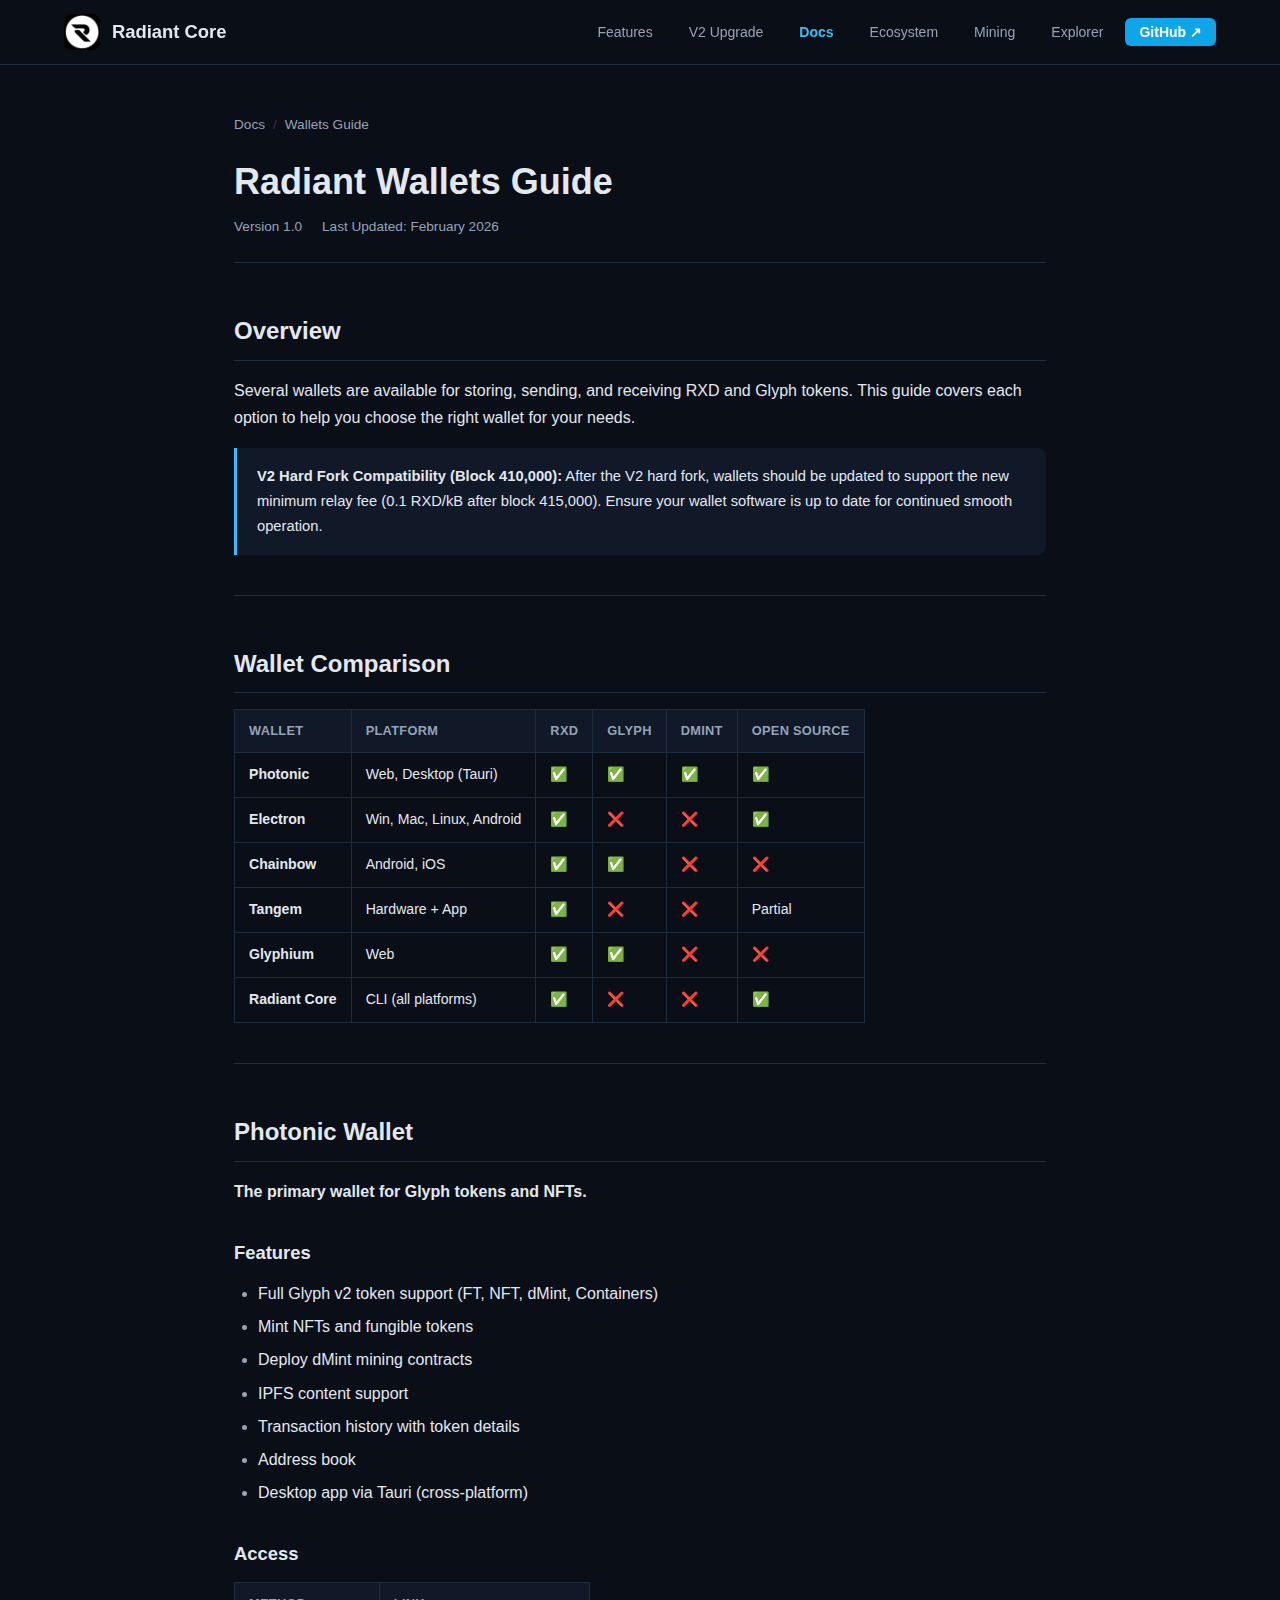
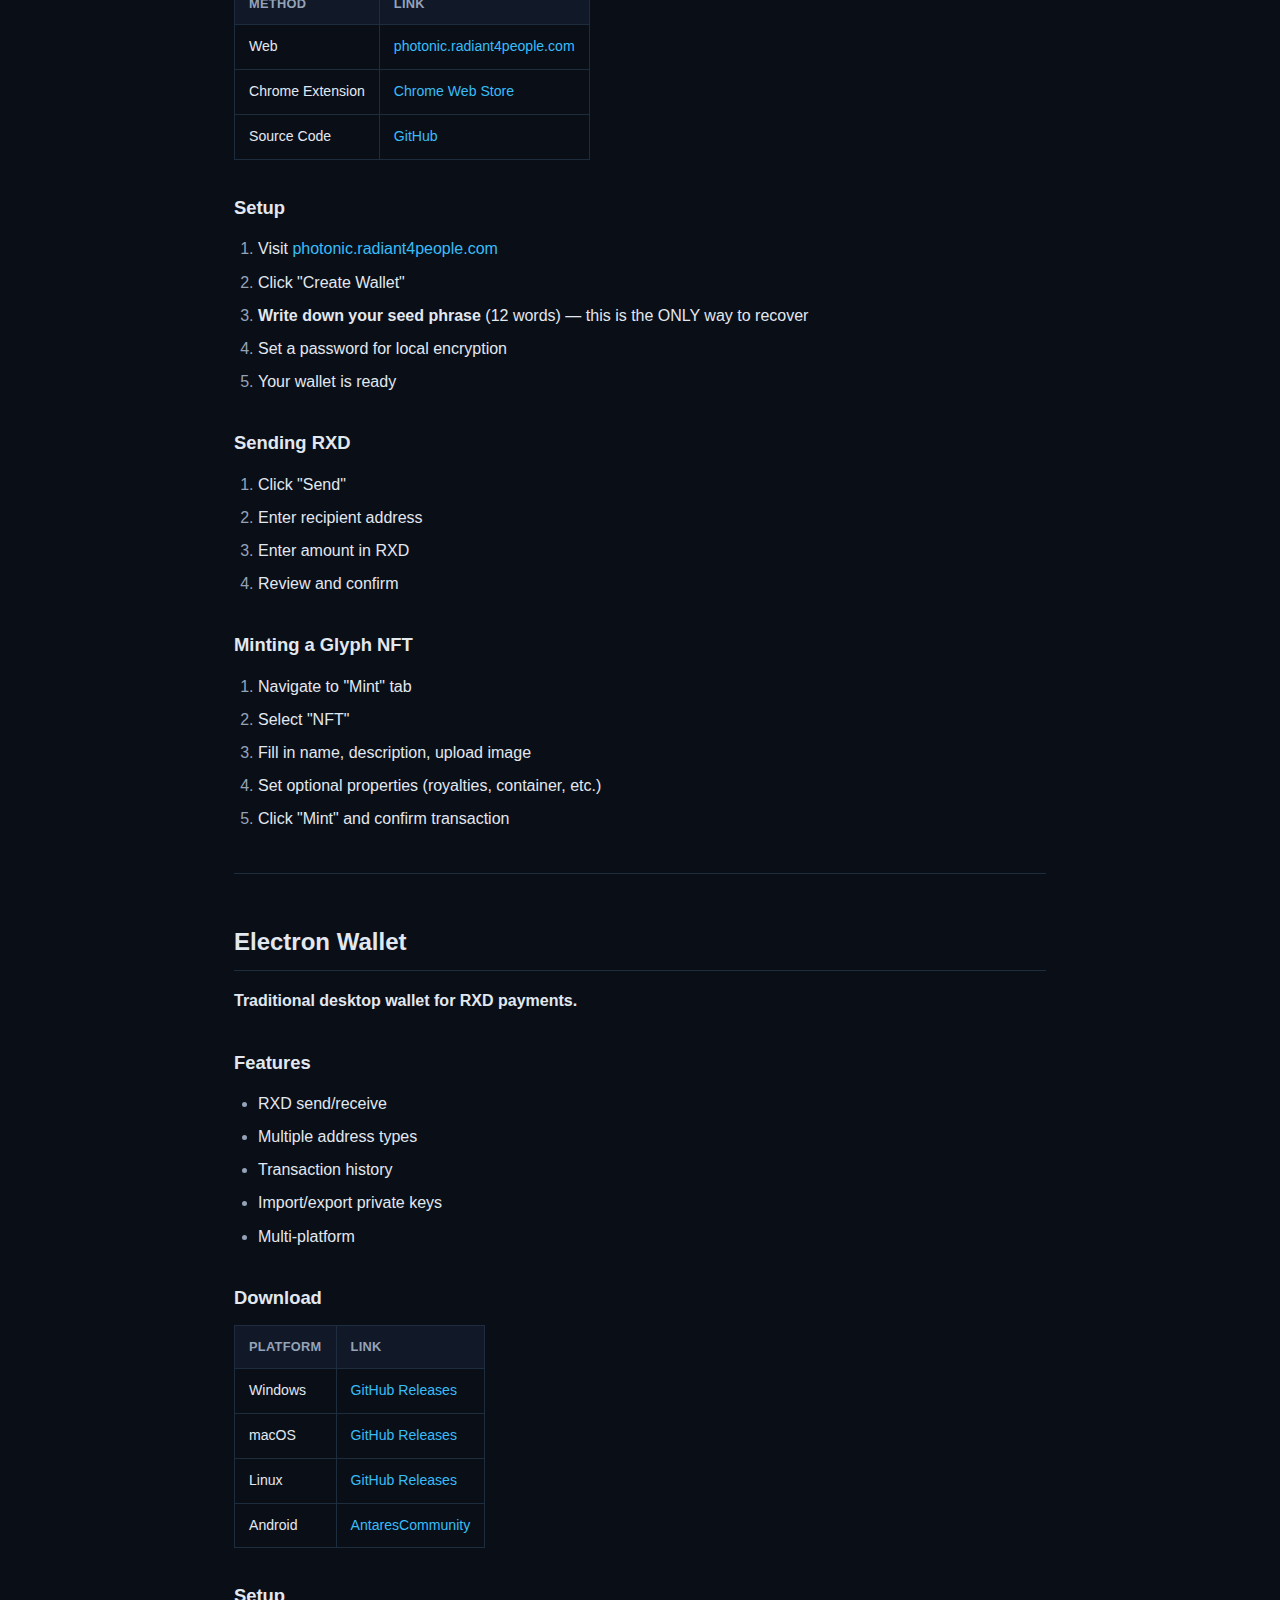
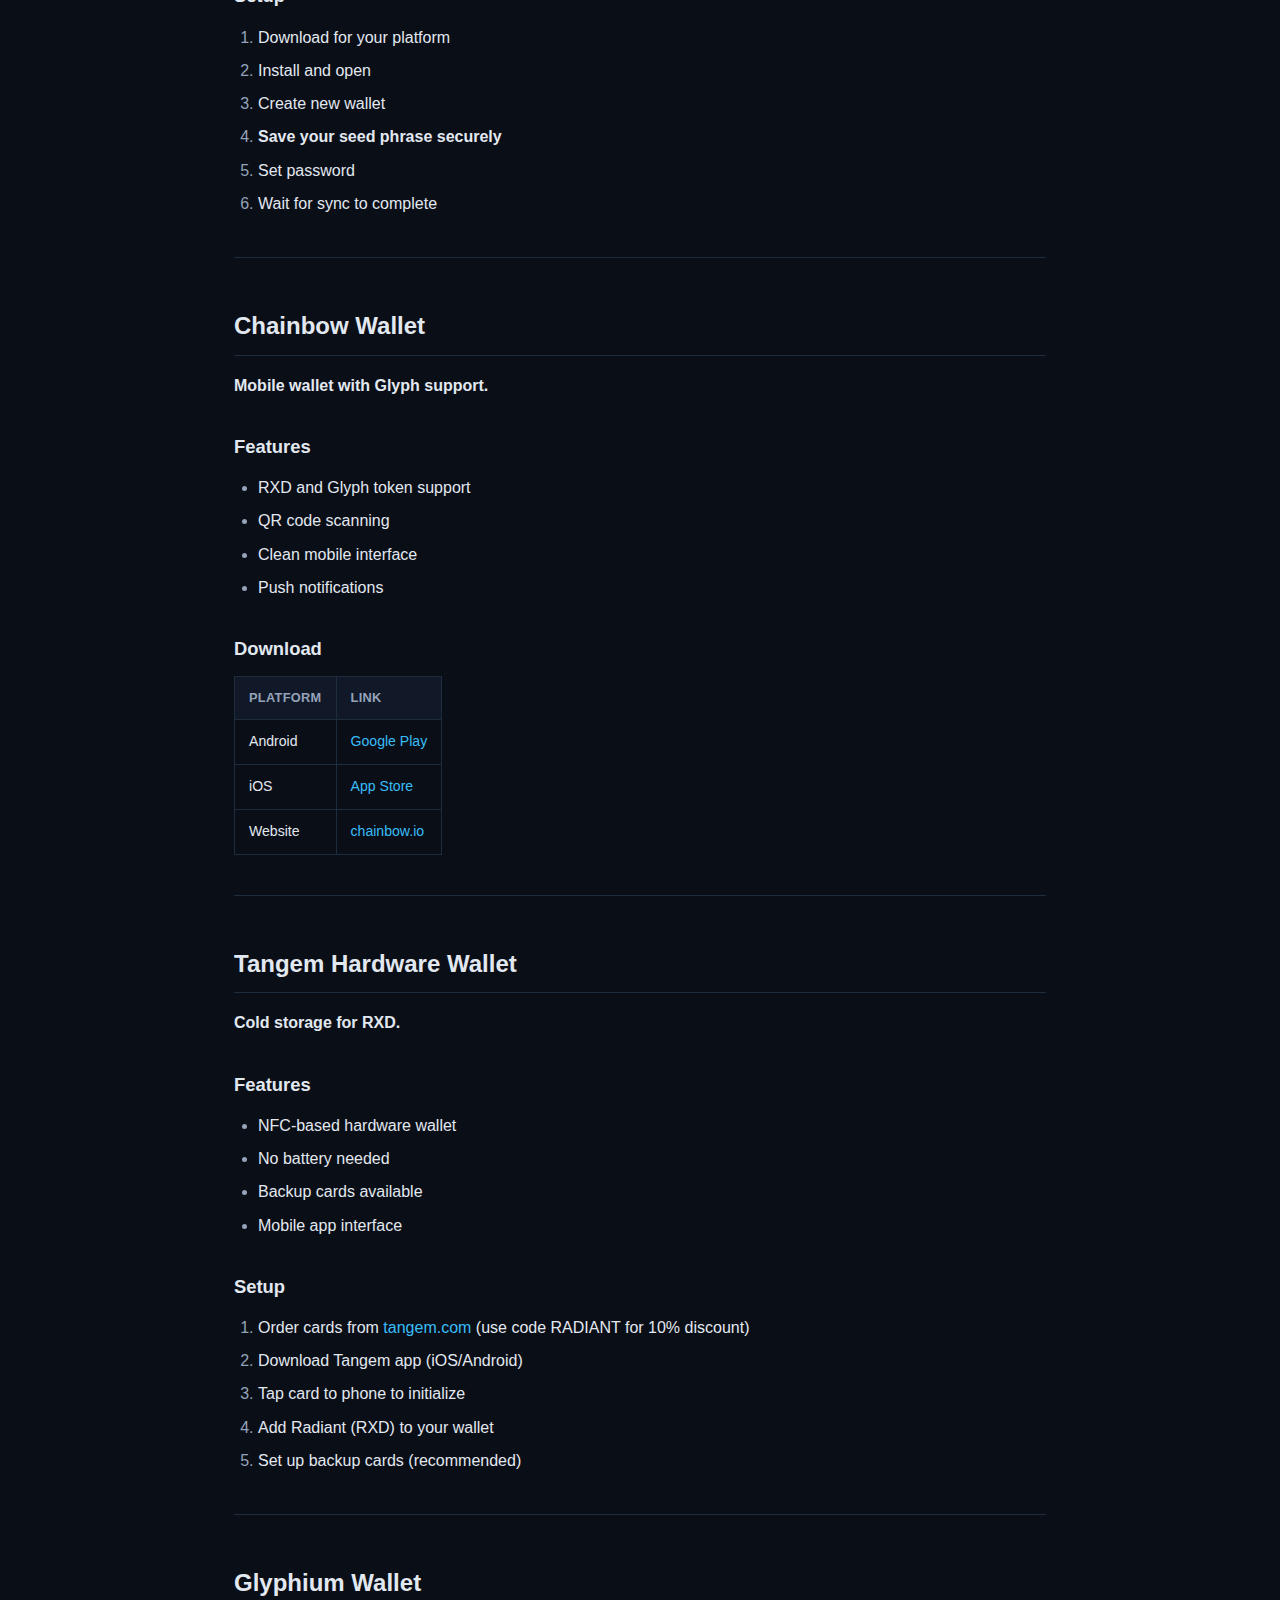
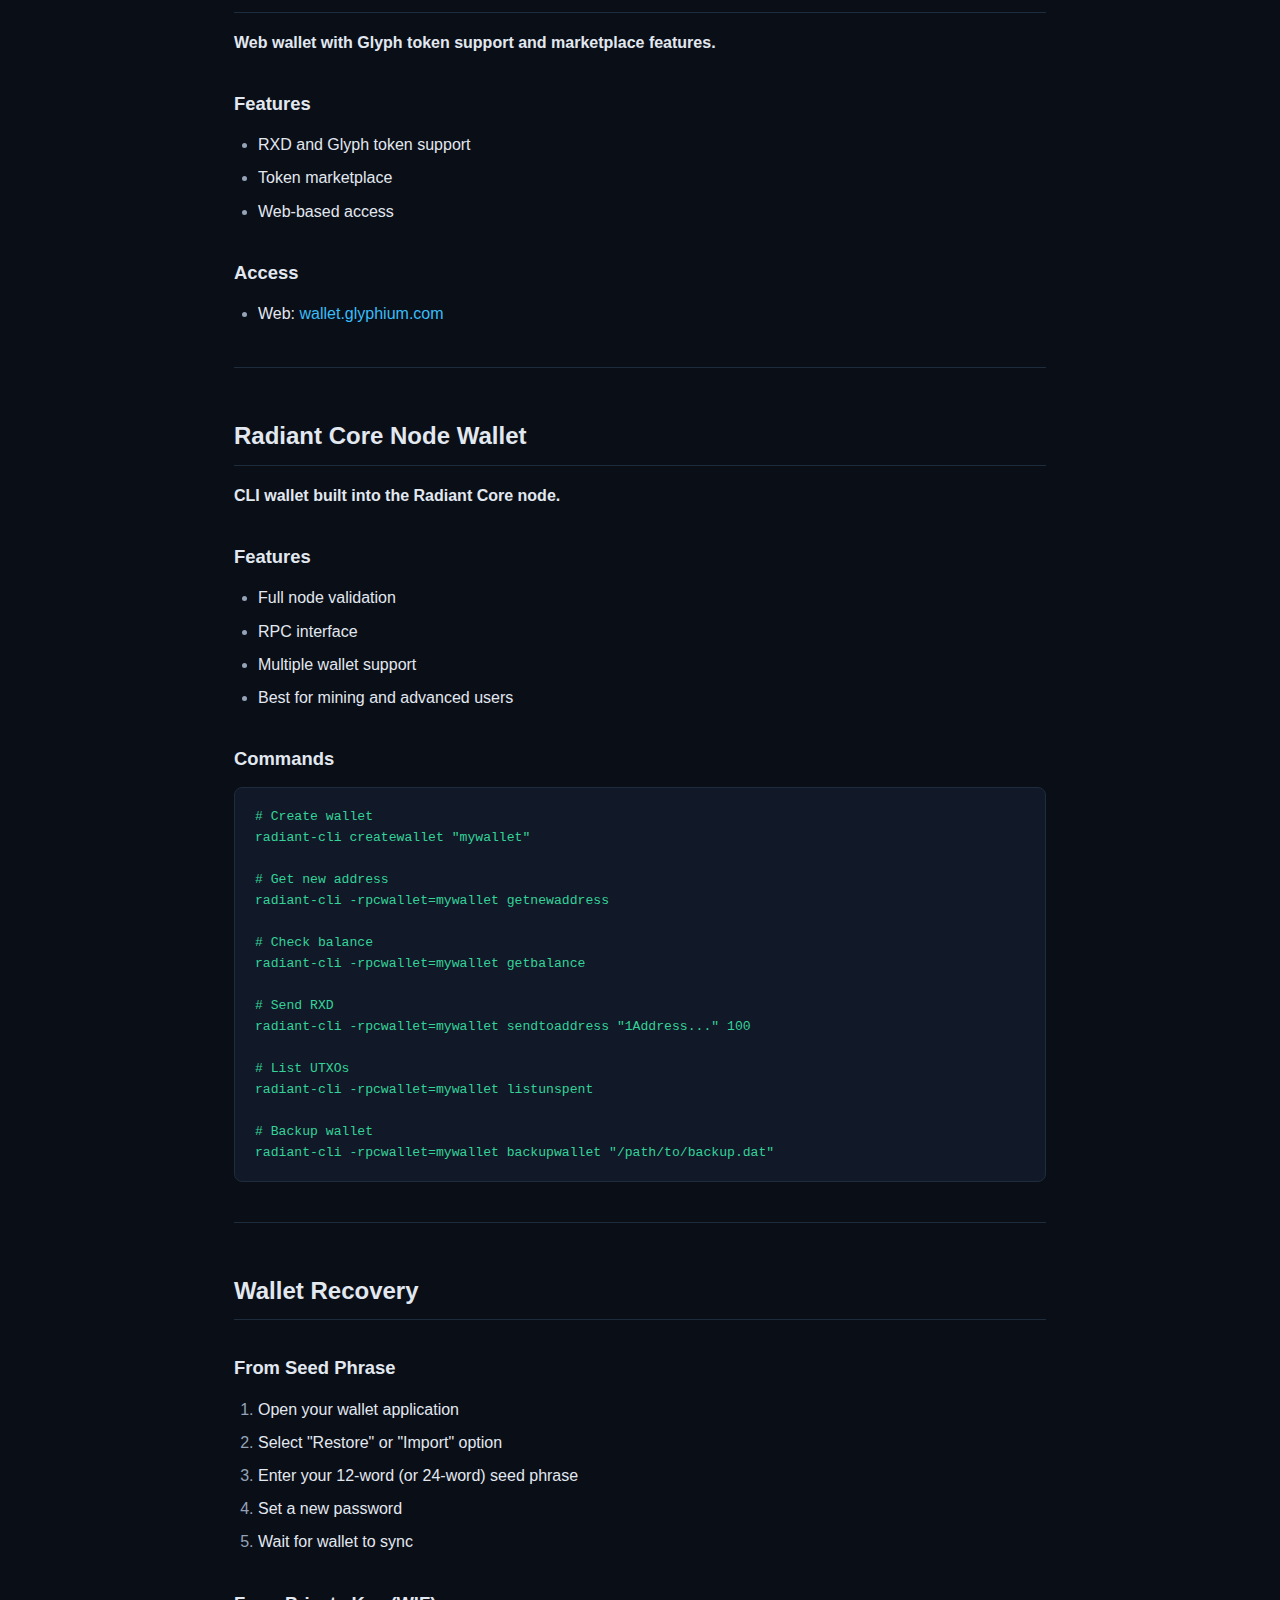
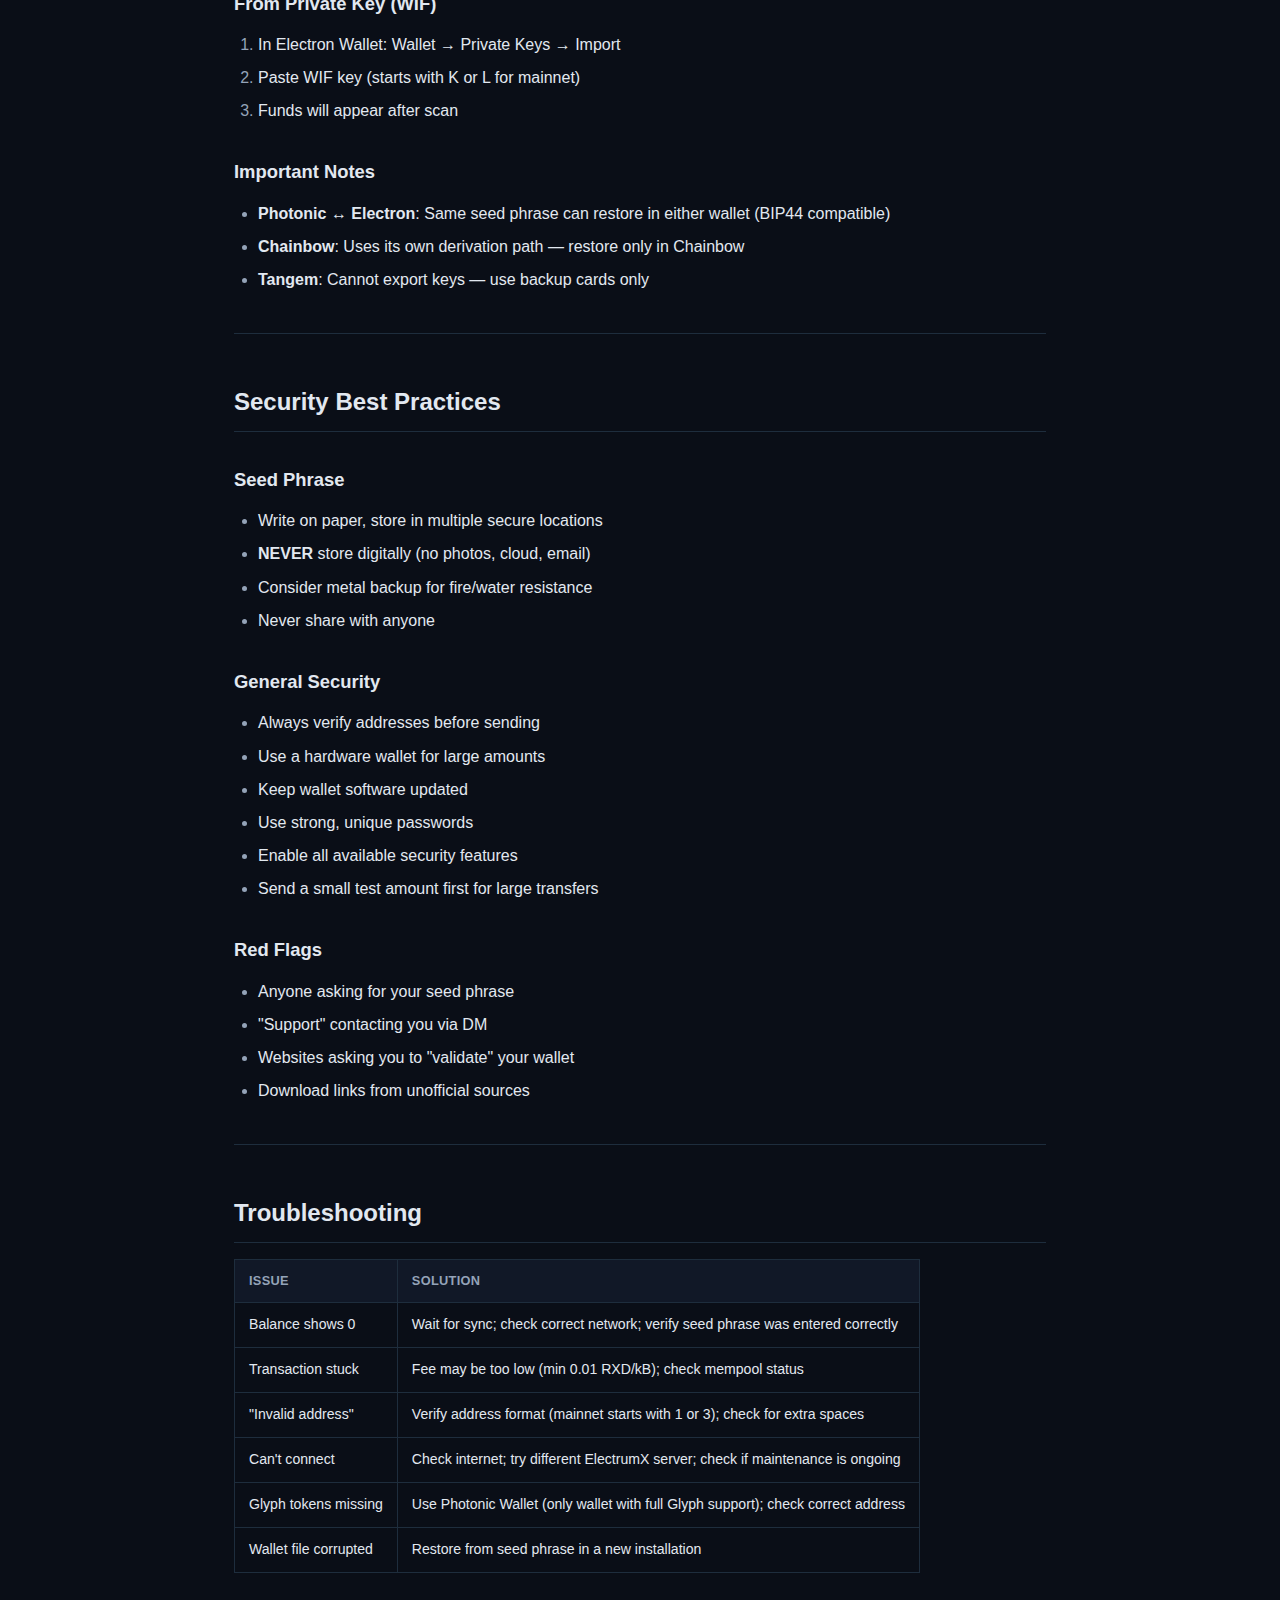
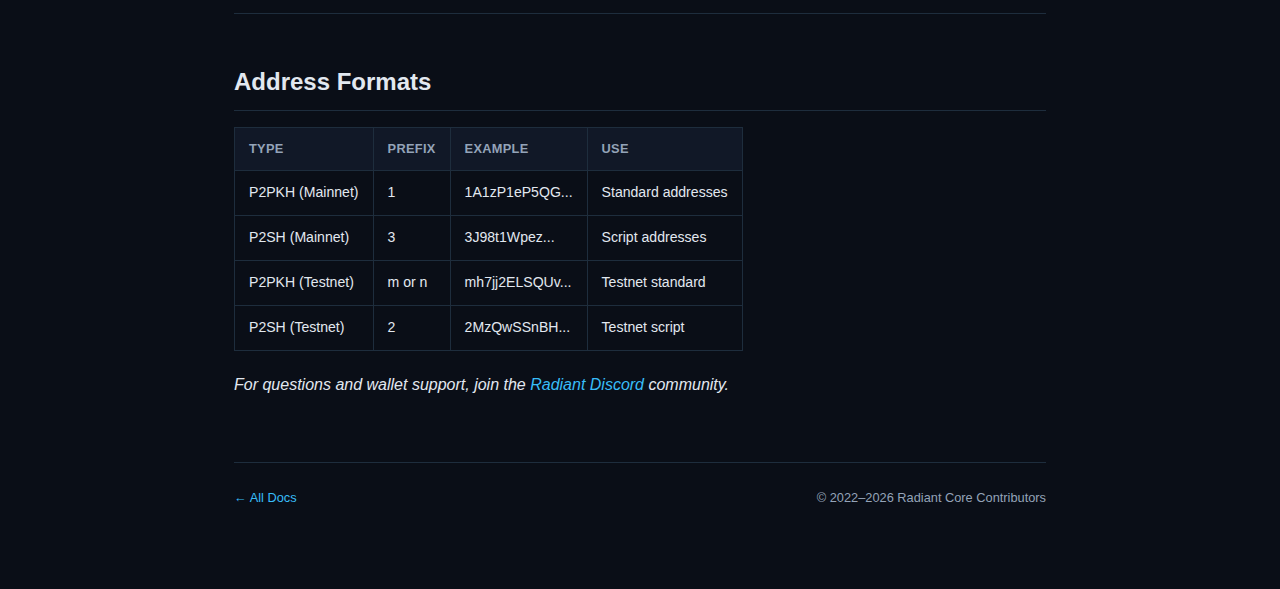
<file: docs/wallets-guide.html>
<!DOCTYPE html>
<html lang="en">
<head>
    <meta charset="UTF-8">
    <meta name="viewport" content="width=device-width, initial-scale=1.0">
    <title>Wallets Guide — Radiant Core Docs</title>
    <meta name="description" content="Guide to Radiant wallets: Photonic, Electron, Chainbow, Tangem, Glyphium, and the Radiant Core node wallet.">
    <link rel="icon" type="image/x-icon" href="../favicon.ico">
    <link rel="stylesheet" href="docs.css">
</head>
<body>

<nav class="navbar">
    <div class="container">
        <a href="../" class="nav-brand"><img src="../radiant-logo-darkmode.jpg" alt="Radiant"> Radiant Core</a>
        <button class="hamburger" onclick="document.querySelector('.nav-links').classList.toggle('open')" aria-label="Menu">&#9776;</button>
        <ul class="nav-links">
            <li><a href="../#features">Features</a></li>
            <li><a href="../#v2-upgrade">V2 Upgrade</a></li>
            <li><a href="./" class="nav-active">Docs</a></li>
            <li><a href="../#ecosystem">Ecosystem</a></li>
            <li><a href="../#mining">Mining</a></li>
            <li><a href="../explorer/">Explorer</a></li>
            <li><a href="https://github.com/Radiant-Core" class="nav-cta">GitHub ↗</a></li>
        </ul>
    </div>
</nav>

<div class="doc-container">
    <div class="breadcrumb"><a href="./">Docs</a> <span class="sep">/</span> <span>Wallets Guide</span></div>

    <div class="doc-header">
        <h1>Radiant Wallets Guide</h1>
        <div class="doc-meta"><span>Version 1.0</span> <span>Last Updated: February 2026</span></div>
    </div>

    <div class="doc-content">

<h2 id="overview">Overview</h2>

<p>Several wallets are available for storing, sending, and receiving RXD and Glyph tokens. This guide covers each option to help you choose the right wallet for your needs.</p>

<blockquote>
<p><strong>V2 Hard Fork Compatibility (Block 410,000):</strong> After the V2 hard fork, wallets should be updated to support the new minimum relay fee (0.1 RXD/kB after block 415,000). Ensure your wallet software is up to date for continued smooth operation.</p>
</blockquote>

<hr>

<h2 id="comparison">Wallet Comparison</h2>

<table>
<thead><tr><th>Wallet</th><th>Platform</th><th>RXD</th><th>Glyph</th><th>dMint</th><th>Open Source</th></tr></thead>
<tbody>
<tr><td><strong>Photonic</strong></td><td>Web, Desktop (Tauri)</td><td>✅</td><td>✅</td><td>✅</td><td>✅</td></tr>
<tr><td><strong>Electron</strong></td><td>Win, Mac, Linux, Android</td><td>✅</td><td>❌</td><td>❌</td><td>✅</td></tr>
<tr><td><strong>Chainbow</strong></td><td>Android, iOS</td><td>✅</td><td>✅</td><td>❌</td><td>❌</td></tr>
<tr><td><strong>Tangem</strong></td><td>Hardware + App</td><td>✅</td><td>❌</td><td>❌</td><td>Partial</td></tr>
<tr><td><strong>Glyphium</strong></td><td>Web</td><td>✅</td><td>✅</td><td>❌</td><td>❌</td></tr>
<tr><td><strong>Radiant Core</strong></td><td>CLI (all platforms)</td><td>✅</td><td>❌</td><td>❌</td><td>✅</td></tr>
</tbody>
</table>

<hr>

<h2 id="photonic">Photonic Wallet</h2>

<p><strong>The primary wallet for Glyph tokens and NFTs.</strong></p>

<h3>Features</h3>
<ul>
<li>Full Glyph v2 token support (FT, NFT, dMint, Containers)</li>
<li>Mint NFTs and fungible tokens</li>
<li>Deploy dMint mining contracts</li>
<li>IPFS content support</li>
<li>Transaction history with token details</li>
<li>Address book</li>
<li>Desktop app via Tauri (cross-platform)</li>
</ul>

<h3>Access</h3>
<table>
<thead><tr><th>Method</th><th>Link</th></tr></thead>
<tbody>
<tr><td>Web</td><td><a href="https://photonic.radiant4people.com/">photonic.radiant4people.com</a></td></tr>
<tr><td>Chrome Extension</td><td><a href="https://chromewebstore.google.com/detail/photonic-wallet/ldagidbelgfoonfhbggfgmlhaccfeepb">Chrome Web Store</a></td></tr>
<tr><td>Source Code</td><td><a href="https://github.com/Radiant-Core/Photonic-Wallet">GitHub</a></td></tr>
</tbody>
</table>

<h3>Setup</h3>
<ol>
<li>Visit <a href="https://photonic.radiant4people.com/">photonic.radiant4people.com</a></li>
<li>Click "Create Wallet"</li>
<li><strong>Write down your seed phrase</strong> (12 words) — this is the ONLY way to recover</li>
<li>Set a password for local encryption</li>
<li>Your wallet is ready</li>
</ol>

<h3>Sending RXD</h3>
<ol>
<li>Click "Send"</li>
<li>Enter recipient address</li>
<li>Enter amount in RXD</li>
<li>Review and confirm</li>
</ol>

<h3>Minting a Glyph NFT</h3>
<ol>
<li>Navigate to "Mint" tab</li>
<li>Select "NFT"</li>
<li>Fill in name, description, upload image</li>
<li>Set optional properties (royalties, container, etc.)</li>
<li>Click "Mint" and confirm transaction</li>
</ol>

<hr>

<h2 id="electron">Electron Wallet</h2>

<p><strong>Traditional desktop wallet for RXD payments.</strong></p>

<h3>Features</h3>
<ul>
<li>RXD send/receive</li>
<li>Multiple address types</li>
<li>Transaction history</li>
<li>Import/export private keys</li>
<li>Multi-platform</li>
</ul>

<h3>Download</h3>
<table>
<thead><tr><th>Platform</th><th>Link</th></tr></thead>
<tbody>
<tr><td>Windows</td><td><a href="https://github.com/RadiantBlockchain/electron-radiant/releases">GitHub Releases</a></td></tr>
<tr><td>macOS</td><td><a href="https://github.com/RadiantBlockchain/electron-radiant/releases">GitHub Releases</a></td></tr>
<tr><td>Linux</td><td><a href="https://github.com/RadiantBlockchain/electron-radiant/releases">GitHub Releases</a></td></tr>
<tr><td>Android</td><td><a href="https://github.com/AntaresCommunity/AntaresCommunity">AntaresCommunity</a></td></tr>
</tbody>
</table>

<h3>Setup</h3>
<ol>
<li>Download for your platform</li>
<li>Install and open</li>
<li>Create new wallet</li>
<li><strong>Save your seed phrase securely</strong></li>
<li>Set password</li>
<li>Wait for sync to complete</li>
</ol>

<hr>

<h2 id="chainbow">Chainbow Wallet</h2>

<p><strong>Mobile wallet with Glyph support.</strong></p>

<h3>Features</h3>
<ul>
<li>RXD and Glyph token support</li>
<li>QR code scanning</li>
<li>Clean mobile interface</li>
<li>Push notifications</li>
</ul>

<h3>Download</h3>
<table>
<thead><tr><th>Platform</th><th>Link</th></tr></thead>
<tbody>
<tr><td>Android</td><td><a href="https://play.google.com/store/apps/details?id=com.nicegame.chainbow">Google Play</a></td></tr>
<tr><td>iOS</td><td><a href="https://apps.apple.com/app/chainbow/id6450241293">App Store</a></td></tr>
<tr><td>Website</td><td><a href="https://chainbow.io/">chainbow.io</a></td></tr>
</tbody>
</table>

<hr>

<h2 id="tangem">Tangem Hardware Wallet</h2>

<p><strong>Cold storage for RXD.</strong></p>

<h3>Features</h3>
<ul>
<li>NFC-based hardware wallet</li>
<li>No battery needed</li>
<li>Backup cards available</li>
<li>Mobile app interface</li>
</ul>

<h3>Setup</h3>
<ol>
<li>Order cards from <a href="https://tangem.com/">tangem.com</a> (use code RADIANT for 10% discount)</li>
<li>Download Tangem app (iOS/Android)</li>
<li>Tap card to phone to initialize</li>
<li>Add Radiant (RXD) to your wallet</li>
<li>Set up backup cards (recommended)</li>
</ol>

<hr>

<h2 id="glyphium">Glyphium Wallet</h2>

<p><strong>Web wallet with Glyph token support and marketplace features.</strong></p>

<h3>Features</h3>
<ul>
<li>RXD and Glyph token support</li>
<li>Token marketplace</li>
<li>Web-based access</li>
</ul>

<h3>Access</h3>
<ul>
<li>Web: <a href="https://wallet.glyphium.com/">wallet.glyphium.com</a></li>
</ul>

<hr>

<h2 id="core-wallet">Radiant Core Node Wallet</h2>

<p><strong>CLI wallet built into the Radiant Core node.</strong></p>

<h3>Features</h3>
<ul>
<li>Full node validation</li>
<li>RPC interface</li>
<li>Multiple wallet support</li>
<li>Best for mining and advanced users</li>
</ul>

<h3>Commands</h3>

<pre><code># Create wallet
radiant-cli createwallet "mywallet"

# Get new address
radiant-cli -rpcwallet=mywallet getnewaddress

# Check balance
radiant-cli -rpcwallet=mywallet getbalance

# Send RXD
radiant-cli -rpcwallet=mywallet sendtoaddress "1Address..." 100

# List UTXOs
radiant-cli -rpcwallet=mywallet listunspent

# Backup wallet
radiant-cli -rpcwallet=mywallet backupwallet "/path/to/backup.dat"</code></pre>

<hr>

<h2 id="recovery">Wallet Recovery</h2>

<h3>From Seed Phrase</h3>
<ol>
<li>Open your wallet application</li>
<li>Select "Restore" or "Import" option</li>
<li>Enter your 12-word (or 24-word) seed phrase</li>
<li>Set a new password</li>
<li>Wait for wallet to sync</li>
</ol>

<h3>From Private Key (WIF)</h3>
<ol>
<li>In Electron Wallet: Wallet → Private Keys → Import</li>
<li>Paste WIF key (starts with K or L for mainnet)</li>
<li>Funds will appear after scan</li>
</ol>

<h3>Important Notes</h3>
<ul>
<li><strong>Photonic ↔ Electron</strong>: Same seed phrase can restore in either wallet (BIP44 compatible)</li>
<li><strong>Chainbow</strong>: Uses its own derivation path — restore only in Chainbow</li>
<li><strong>Tangem</strong>: Cannot export keys — use backup cards only</li>
</ul>

<hr>

<h2 id="security">Security Best Practices</h2>

<h3>Seed Phrase</h3>
<ul>
<li>Write on paper, store in multiple secure locations</li>
<li><strong>NEVER</strong> store digitally (no photos, cloud, email)</li>
<li>Consider metal backup for fire/water resistance</li>
<li>Never share with anyone</li>
</ul>

<h3>General Security</h3>
<ul>
<li>Always verify addresses before sending</li>
<li>Use a hardware wallet for large amounts</li>
<li>Keep wallet software updated</li>
<li>Use strong, unique passwords</li>
<li>Enable all available security features</li>
<li>Send a small test amount first for large transfers</li>
</ul>

<h3>Red Flags</h3>
<ul>
<li>Anyone asking for your seed phrase</li>
<li>"Support" contacting you via DM</li>
<li>Websites asking you to "validate" your wallet</li>
<li>Download links from unofficial sources</li>
</ul>

<hr>

<h2 id="troubleshooting">Troubleshooting</h2>

<table>
<thead><tr><th>Issue</th><th>Solution</th></tr></thead>
<tbody>
<tr><td>Balance shows 0</td><td>Wait for sync; check correct network; verify seed phrase was entered correctly</td></tr>
<tr><td>Transaction stuck</td><td>Fee may be too low (min 0.01 RXD/kB); check mempool status</td></tr>
<tr><td>"Invalid address"</td><td>Verify address format (mainnet starts with 1 or 3); check for extra spaces</td></tr>
<tr><td>Can't connect</td><td>Check internet; try different ElectrumX server; check if maintenance is ongoing</td></tr>
<tr><td>Glyph tokens missing</td><td>Use Photonic Wallet (only wallet with full Glyph support); check correct address</td></tr>
<tr><td>Wallet file corrupted</td><td>Restore from seed phrase in a new installation</td></tr>
</tbody>
</table>

<hr>

<h2 id="address-formats">Address Formats</h2>

<table>
<thead><tr><th>Type</th><th>Prefix</th><th>Example</th><th>Use</th></tr></thead>
<tbody>
<tr><td>P2PKH (Mainnet)</td><td>1</td><td>1A1zP1eP5QG...</td><td>Standard addresses</td></tr>
<tr><td>P2SH (Mainnet)</td><td>3</td><td>3J98t1Wpez...</td><td>Script addresses</td></tr>
<tr><td>P2PKH (Testnet)</td><td>m or n</td><td>mh7jj2ELSQUv...</td><td>Testnet standard</td></tr>
<tr><td>P2SH (Testnet)</td><td>2</td><td>2MzQwSSnBH...</td><td>Testnet script</td></tr>
</tbody>
</table>

<p><em>For questions and wallet support, join the <a href="https://discord.gg/radiantblockchain">Radiant Discord</a> community.</em></p>

    </div>
    <div class="doc-footer">
        <span><a href="./">← All Docs</a></span>
        <span>&copy; 2022–2026 Radiant Core Contributors</span>
    </div>
</div>
</body>
</html>
</file>
<file: docs/docs.css>
/* ── Radiant Core Docs — Shared Stylesheet ── */
/* Matches the main site theme from index.html */

:root {
    --bg: #0a0e17;
    --surface: #111827;
    --surface-hover: #1a2332;
    --border: #1e2d3d;
    --border-light: #2a3a4d;
    --text: #e2e8f0;
    --text-muted: #94a3b8;
    --accent: #38bdf8;
    --accent-dim: #0ea5e9;
    --accent-glow: rgba(56, 189, 248, 0.15);
    --green: #34d399;
    --orange: #fb923c;
    --purple: #a78bfa;
    --red: #f87171;
}

* { margin: 0; padding: 0; box-sizing: border-box; }
html { scroll-behavior: smooth; }

body {
    font-family: -apple-system, BlinkMacSystemFont, "Segoe UI", Roboto, "Inter", Helvetica, Arial, sans-serif;
    background-color: var(--bg);
    color: var(--text);
    line-height: 1.7;
}

a { color: var(--accent); text-decoration: none; transition: color 0.2s; }
a:hover { color: #7dd3fc; }

/* ── NAV ── */
.navbar {
    position: sticky;
    top: 0;
    z-index: 100;
    background: rgba(10, 14, 23, 0.85);
    -webkit-backdrop-filter: blur(12px);
    backdrop-filter: blur(12px);
    border-bottom: 1px solid var(--border);
}
.navbar .container {
    display: flex;
    align-items: center;
    justify-content: space-between;
    height: 64px;
    max-width: 1200px;
    margin: 0 auto;
    padding: 0 24px;
}
.nav-brand {
    display: flex;
    align-items: center;
    gap: 12px;
    font-weight: 700;
    font-size: 1.15rem;
    color: var(--text);
}
.nav-brand img { height: 36px; width: 36px; border-radius: 8px; }
.nav-links { display: flex; gap: 8px; list-style: none; flex-wrap: wrap; }
.nav-links a {
    padding: 6px 14px;
    border-radius: 6px;
    font-size: 0.875rem;
    font-weight: 500;
    color: var(--text-muted);
    transition: all 0.2s;
}
.nav-links a:hover { color: var(--text); background: var(--surface); }
.nav-cta {
    background: var(--accent-dim) !important;
    color: #fff !important;
    font-weight: 600 !important;
}
.nav-cta:hover { background: var(--accent) !important; }
.hamburger { display: none; background: none; border: none; color: var(--text); font-size: 1.5rem; cursor: pointer; }

/* ── ARTICLE LAYOUT ── */
.doc-container {
    max-width: 860px;
    margin: 0 auto;
    padding: 48px 24px 80px;
}

.doc-header {
    margin-bottom: 40px;
    padding-bottom: 24px;
    border-bottom: 1px solid var(--border);
}
.doc-header h1 {
    font-size: 2.25rem;
    font-weight: 800;
    line-height: 1.2;
    margin-bottom: 12px;
}
.doc-meta {
    display: flex;
    gap: 20px;
    flex-wrap: wrap;
    font-size: 0.85rem;
    color: var(--text-muted);
}
.doc-meta span { display: inline-flex; align-items: center; gap: 6px; }

/* ── CONTENT ── */
.doc-content h2 {
    font-size: 1.5rem;
    font-weight: 700;
    margin: 48px 0 16px;
    padding-bottom: 8px;
    border-bottom: 1px solid var(--border);
    color: var(--text);
}
.doc-content h3 {
    font-size: 1.15rem;
    font-weight: 600;
    margin: 32px 0 12px;
    color: var(--text);
}
.doc-content h4 {
    font-size: 1rem;
    font-weight: 600;
    margin: 24px 0 8px;
    color: var(--text-muted);
}
.doc-content p {
    margin: 0 0 16px;
    color: var(--text);
}
.doc-content ul, .doc-content ol {
    margin: 0 0 16px;
    padding-left: 24px;
}
.doc-content li {
    margin-bottom: 6px;
    color: var(--text);
}
.doc-content li::marker {
    color: var(--text-muted);
}
.doc-content strong { color: var(--text); }
.doc-content hr {
    border: none;
    border-top: 1px solid var(--border);
    margin: 40px 0;
}
.doc-content blockquote {
    border-left: 3px solid var(--accent);
    background: var(--surface);
    padding: 16px 20px;
    margin: 0 0 16px;
    border-radius: 0 8px 8px 0;
    color: var(--text-muted);
    font-size: 0.92rem;
}
.doc-content blockquote p:last-child { margin-bottom: 0; }

/* ── TABLES ── */
.doc-content table {
    width: 100%;
    border-collapse: collapse;
    margin: 0 0 20px;
    font-size: 0.88rem;
    overflow-x: auto;
    display: block;
}
.doc-content thead th {
    text-align: left;
    padding: 10px 14px;
    background: var(--surface);
    border: 1px solid var(--border);
    font-weight: 600;
    color: var(--text-muted);
    font-size: 0.8rem;
    text-transform: uppercase;
    letter-spacing: 0.3px;
    white-space: nowrap;
}
.doc-content tbody td {
    padding: 10px 14px;
    border: 1px solid var(--border);
    color: var(--text);
}
.doc-content tbody tr:hover {
    background: var(--surface);
}

/* ── CODE ── */
.doc-content code {
    background: rgba(56, 189, 248, 0.08);
    color: var(--accent);
    padding: 2px 7px;
    border-radius: 4px;
    font-family: "SF Mono", "Fira Code", "JetBrains Mono", monospace;
    font-size: 0.85em;
}
.doc-content pre {
    background: var(--surface);
    border: 1px solid var(--border);
    border-radius: 8px;
    padding: 18px 20px;
    margin: 0 0 20px;
    overflow-x: auto;
    font-size: 0.82rem;
    line-height: 1.6;
}
.doc-content pre code {
    background: none;
    color: var(--green);
    padding: 0;
    border-radius: 0;
    font-size: inherit;
}

/* ── CALLOUT BOXES ── */
.callout {
    border-radius: 8px;
    padding: 16px 20px;
    margin: 0 0 20px;
    font-size: 0.9rem;
}
.callout-info {
    background: rgba(56, 189, 248, 0.06);
    border: 1px solid rgba(56, 189, 248, 0.2);
}
.callout-warn {
    background: rgba(251, 146, 60, 0.06);
    border: 1px solid rgba(251, 146, 60, 0.2);
}

/* ── BREADCRUMB ── */
.breadcrumb {
    display: flex;
    gap: 8px;
    align-items: center;
    font-size: 0.85rem;
    color: var(--text-muted);
    margin-bottom: 24px;
}
.breadcrumb a { color: var(--text-muted); }
.breadcrumb a:hover { color: var(--accent); }
.breadcrumb .sep { color: var(--border-light); }

/* ── TOC SIDEBAR (optional) ── */
.doc-toc {
    background: var(--surface);
    border: 1px solid var(--border);
    border-radius: 10px;
    padding: 20px;
    margin: 0 0 32px;
}
.doc-toc h3 {
    font-size: 0.85rem;
    text-transform: uppercase;
    letter-spacing: 0.5px;
    color: var(--text-muted);
    margin: 0 0 12px;
}
.doc-toc ul {
    list-style: none;
    padding: 0;
    margin: 0;
}
.doc-toc li {
    margin-bottom: 6px;
}
.doc-toc a {
    color: var(--text-muted);
    font-size: 0.88rem;
    display: block;
    padding: 4px 0;
    transition: color 0.15s;
}
.doc-toc a:hover { color: var(--accent); }

/* ── FOOTER ── */
.doc-footer {
    border-top: 1px solid var(--border);
    margin-top: 64px;
    padding-top: 24px;
    display: flex;
    justify-content: space-between;
    align-items: center;
    font-size: 0.8rem;
    color: var(--text-muted);
    flex-wrap: wrap;
    gap: 12px;
}

/* ── DOCS HUB GRID ── */
.docs-grid {
    display: grid;
    grid-template-columns: repeat(auto-fit, minmax(300px, 1fr));
    gap: 16px;
    margin-top: 32px;
}
.doc-card {
    display: block;
    background: var(--surface);
    border: 1px solid var(--border);
    border-radius: 12px;
    padding: 24px;
    transition: all 0.25s;
    text-decoration: none;
}
.doc-card:hover {
    border-color: var(--border-light);
    transform: translateY(-2px);
    box-shadow: 0 8px 30px rgba(0,0,0,0.3);
}
.doc-card h3 {
    font-size: 1.05rem;
    font-weight: 600;
    margin-bottom: 8px;
    color: var(--text);
}
.doc-card p {
    font-size: 0.85rem;
    color: var(--text-muted);
    line-height: 1.5;
    margin: 0;
}
.doc-card .tag {
    display: inline-block;
    font-size: 0.68rem;
    padding: 2px 8px;
    border-radius: 4px;
    font-weight: 600;
    margin-top: 12px;
    text-transform: uppercase;
    letter-spacing: 0.3px;
}
.tag-getting-started { background: rgba(52,211,153,0.12); color: var(--green); }
.tag-developer { background: rgba(251,146,60,0.12); color: var(--orange); }
.tag-user { background: rgba(167,139,250,0.12); color: var(--purple); }
.tag-security { background: rgba(248,113,113,0.12); color: var(--red); }
.tag-reference { background: rgba(56,189,248,0.12); color: var(--accent); }

/* ── ASCII ART / DIAGRAMS ── */
.doc-content pre.diagram {
    font-size: 0.72rem;
    line-height: 1.3;
    overflow-x: auto;
    color: var(--text-muted);
}
.doc-content pre.diagram code {
    color: var(--text-muted);
}

/* ── DOCS HUB SPECIFIC ── */
.doc-hub-header { text-align: center; border-bottom: none; margin-bottom: 24px; }
.doc-hub-header p { color: var(--text-muted); font-size: 1.1rem; max-width: 600px; margin: 0 auto; }
.doc-hub-header h1 { margin-bottom: 12px; }
.nav-active { color: var(--accent) !important; font-weight: 600 !important; }
.section-label {
    font-size: 1rem;
    text-transform: uppercase;
    letter-spacing: 0.7px;
    color: var(--text-muted);
    margin: 40px 0 16px;
    border: none;
    padding: 0;
}
.section-label:first-of-type { margin-top: 32px; }
.docs-grid-flush { margin-top: 0; }

/* ── RESPONSIVE ── */
@media (max-width: 768px) {
    .nav-links { display: none; }
    .nav-links.open {
        display: flex;
        flex-direction: column;
        position: absolute;
        top: 64px;
        left: 0;
        right: 0;
        background: var(--surface);
        border-bottom: 1px solid var(--border);
        padding: 16px 24px;
        gap: 4px;
    }
    .hamburger { display: block; }
    .doc-container { padding: 32px 16px 60px; }
    .doc-header h1 { font-size: 1.75rem; }
    .doc-content h2 { font-size: 1.3rem; }
    .docs-grid { grid-template-columns: 1fr; }
    .doc-footer { flex-direction: column; text-align: center; }
}
</file>
